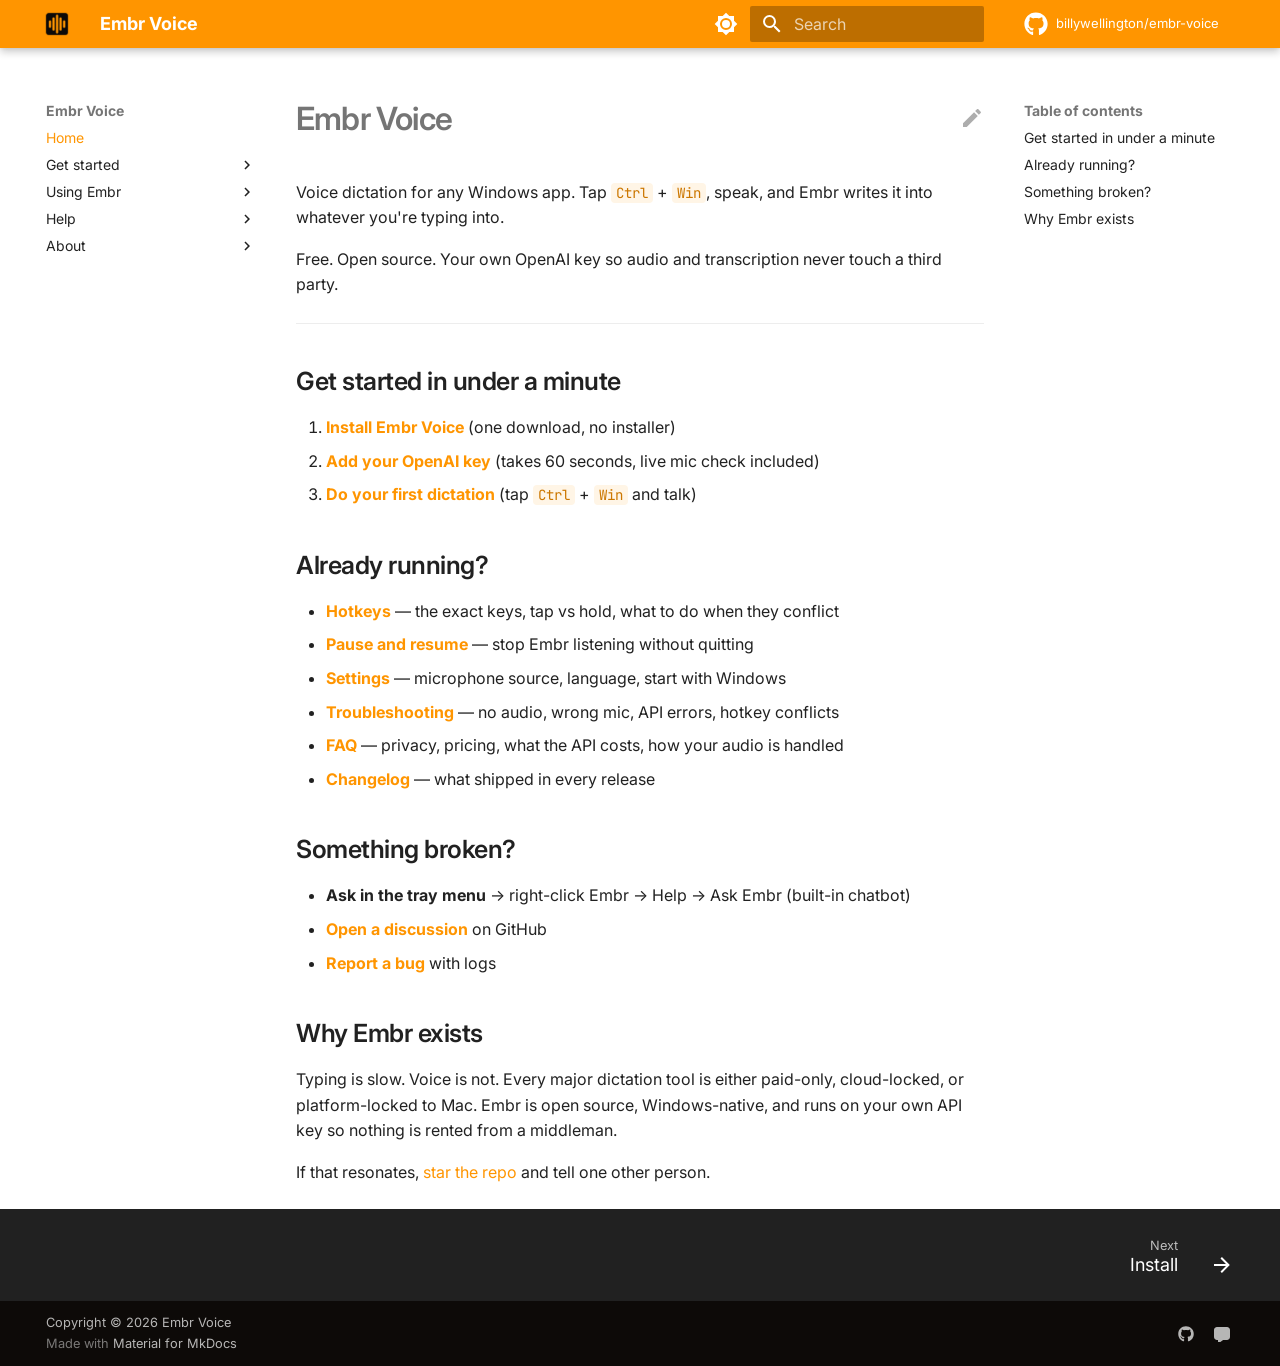
<file: index.html>
<!doctype html>
<html lang="en" class="no-js">
  <head>
    
      <meta charset="utf-8">
      <meta name="viewport" content="width=device-width,initial-scale=1">
      
        <meta name="description" content="Voice dictation for any Windows app. Free, open source, BYOK.">
      
      
        <meta name="author" content="Billy Wellington / Intellium Inc.">
      
      
        <link rel="canonical" href="https://billywellington.github.io/embr-voice/">
      
      
      
        <link rel="next" href="install/">
      
      
        
      
      
      <link rel="icon" href="embr-logo.ico">
      <meta name="generator" content="mkdocs-1.6.1, mkdocs-material-9.7.6">
    
    
      
        <title>Embr Voice</title>
      
    
    
      <link rel="stylesheet" href="assets/stylesheets/main.484c7ddc.min.css">
      
        
        <link rel="stylesheet" href="assets/stylesheets/palette.ab4e12ef.min.css">
      
      


    
    
      
    
    
      
        
        
        <link rel="preconnect" href="https://fonts.gstatic.com" crossorigin>
        <link rel="stylesheet" href="https://fonts.googleapis.com/css?family=Inter:300,300i,400,400i,700,700i%7CJetBrains+Mono:400,400i,700,700i&display=fallback">
        <style>:root{--md-text-font:"Inter";--md-code-font:"JetBrains Mono"}</style>
      
    
    
      <link rel="stylesheet" href="stylesheets/embr.css">
    
    <script>__md_scope=new URL(".",location),__md_hash=e=>[...e].reduce(((e,_)=>(e<<5)-e+_.charCodeAt(0)),0),__md_get=(e,_=localStorage,t=__md_scope)=>JSON.parse(_.getItem(t.pathname+"."+e)),__md_set=(e,_,t=localStorage,a=__md_scope)=>{try{t.setItem(a.pathname+"."+e,JSON.stringify(_))}catch(e){}}</script>
    
      

    
    
  </head>
  
  
    
    
      
    
    
    
    
    <body dir="ltr" data-md-color-scheme="default" data-md-color-primary="custom" data-md-color-accent="custom">
  
    
    <input class="md-toggle" data-md-toggle="drawer" type="checkbox" id="__drawer" autocomplete="off">
    <input class="md-toggle" data-md-toggle="search" type="checkbox" id="__search" autocomplete="off">
    <label class="md-overlay" for="__drawer"></label>
    <div data-md-component="skip">
      
        
        <a href="#embr-voice" class="md-skip">
          Skip to content
        </a>
      
    </div>
    <div data-md-component="announce">
      
    </div>
    
    
      

  

<header class="md-header md-header--shadow" data-md-component="header">
  <nav class="md-header__inner md-grid" aria-label="Header">
    <a href="." title="Embr Voice" class="md-header__button md-logo" aria-label="Embr Voice" data-md-component="logo">
      
  <img src="embr-logo.ico" alt="logo">

    </a>
    <label class="md-header__button md-icon" for="__drawer">
      
      <svg xmlns="http://www.w3.org/2000/svg" viewBox="0 0 24 24"><path d="M3 6h18v2H3zm0 5h18v2H3zm0 5h18v2H3z"/></svg>
    </label>
    <div class="md-header__title" data-md-component="header-title">
      <div class="md-header__ellipsis">
        <div class="md-header__topic">
          <span class="md-ellipsis">
            Embr Voice
          </span>
        </div>
        <div class="md-header__topic" data-md-component="header-topic">
          <span class="md-ellipsis">
            
              Home
            
          </span>
        </div>
      </div>
    </div>
    
      
        <form class="md-header__option" data-md-component="palette">
  
    
    
    
    <input class="md-option" data-md-color-media="(prefers-color-scheme: light)" data-md-color-scheme="default" data-md-color-primary="custom" data-md-color-accent="custom"  aria-label="Switch to dark mode"  type="radio" name="__palette" id="__palette_0">
    
      <label class="md-header__button md-icon" title="Switch to dark mode" for="__palette_1" hidden>
        <svg xmlns="http://www.w3.org/2000/svg" viewBox="0 0 24 24"><path d="M12 8a4 4 0 0 0-4 4 4 4 0 0 0 4 4 4 4 0 0 0 4-4 4 4 0 0 0-4-4m0 10a6 6 0 0 1-6-6 6 6 0 0 1 6-6 6 6 0 0 1 6 6 6 6 0 0 1-6 6m8-9.31V4h-4.69L12 .69 8.69 4H4v4.69L.69 12 4 15.31V20h4.69L12 23.31 15.31 20H20v-4.69L23.31 12z"/></svg>
      </label>
    
  
    
    
    
    <input class="md-option" data-md-color-media="(prefers-color-scheme: dark)" data-md-color-scheme="slate" data-md-color-primary="custom" data-md-color-accent="custom"  aria-label="Switch to light mode"  type="radio" name="__palette" id="__palette_1">
    
      <label class="md-header__button md-icon" title="Switch to light mode" for="__palette_0" hidden>
        <svg xmlns="http://www.w3.org/2000/svg" viewBox="0 0 24 24"><path d="M12 18c-.89 0-1.74-.2-2.5-.55C11.56 16.5 13 14.42 13 12s-1.44-4.5-3.5-5.45C10.26 6.2 11.11 6 12 6a6 6 0 0 1 6 6 6 6 0 0 1-6 6m8-9.31V4h-4.69L12 .69 8.69 4H4v4.69L.69 12 4 15.31V20h4.69L12 23.31 15.31 20H20v-4.69L23.31 12z"/></svg>
      </label>
    
  
</form>
      
    
    
      <script>var palette=__md_get("__palette");if(palette&&palette.color){if("(prefers-color-scheme)"===palette.color.media){var media=matchMedia("(prefers-color-scheme: light)"),input=document.querySelector(media.matches?"[data-md-color-media='(prefers-color-scheme: light)']":"[data-md-color-media='(prefers-color-scheme: dark)']");palette.color.media=input.getAttribute("data-md-color-media"),palette.color.scheme=input.getAttribute("data-md-color-scheme"),palette.color.primary=input.getAttribute("data-md-color-primary"),palette.color.accent=input.getAttribute("data-md-color-accent")}for(var[key,value]of Object.entries(palette.color))document.body.setAttribute("data-md-color-"+key,value)}</script>
    
    
    
      
      
        <label class="md-header__button md-icon" for="__search">
          
          <svg xmlns="http://www.w3.org/2000/svg" viewBox="0 0 24 24"><path d="M9.5 3A6.5 6.5 0 0 1 16 9.5c0 1.61-.59 3.09-1.56 4.23l.27.27h.79l5 5-1.5 1.5-5-5v-.79l-.27-.27A6.52 6.52 0 0 1 9.5 16 6.5 6.5 0 0 1 3 9.5 6.5 6.5 0 0 1 9.5 3m0 2C7 5 5 7 5 9.5S7 14 9.5 14 14 12 14 9.5 12 5 9.5 5"/></svg>
        </label>
        <div class="md-search" data-md-component="search" role="dialog">
  <label class="md-search__overlay" for="__search"></label>
  <div class="md-search__inner" role="search">
    <form class="md-search__form" name="search">
      <input type="text" class="md-search__input" name="query" aria-label="Search" placeholder="Search" autocapitalize="off" autocorrect="off" autocomplete="off" spellcheck="false" data-md-component="search-query" required>
      <label class="md-search__icon md-icon" for="__search">
        
        <svg xmlns="http://www.w3.org/2000/svg" viewBox="0 0 24 24"><path d="M9.5 3A6.5 6.5 0 0 1 16 9.5c0 1.61-.59 3.09-1.56 4.23l.27.27h.79l5 5-1.5 1.5-5-5v-.79l-.27-.27A6.52 6.52 0 0 1 9.5 16 6.5 6.5 0 0 1 3 9.5 6.5 6.5 0 0 1 9.5 3m0 2C7 5 5 7 5 9.5S7 14 9.5 14 14 12 14 9.5 12 5 9.5 5"/></svg>
        
        <svg xmlns="http://www.w3.org/2000/svg" viewBox="0 0 24 24"><path d="M20 11v2H8l5.5 5.5-1.42 1.42L4.16 12l7.92-7.92L13.5 5.5 8 11z"/></svg>
      </label>
      <nav class="md-search__options" aria-label="Search">
        
        <button type="reset" class="md-search__icon md-icon" title="Clear" aria-label="Clear" tabindex="-1">
          
          <svg xmlns="http://www.w3.org/2000/svg" viewBox="0 0 24 24"><path d="M19 6.41 17.59 5 12 10.59 6.41 5 5 6.41 10.59 12 5 17.59 6.41 19 12 13.41 17.59 19 19 17.59 13.41 12z"/></svg>
        </button>
      </nav>
      
        <div class="md-search__suggest" data-md-component="search-suggest"></div>
      
    </form>
    <div class="md-search__output">
      <div class="md-search__scrollwrap" tabindex="0" data-md-scrollfix>
        <div class="md-search-result" data-md-component="search-result">
          <div class="md-search-result__meta">
            Initializing search
          </div>
          <ol class="md-search-result__list" role="presentation"></ol>
        </div>
      </div>
    </div>
  </div>
</div>
      
    
    
      <div class="md-header__source">
        <a href="https://github.com/billywellington/embr-voice" title="Go to repository" class="md-source" data-md-component="source">
  <div class="md-source__icon md-icon">
    
    <svg xmlns="http://www.w3.org/2000/svg" viewBox="0 0 512 512"><!--! Font Awesome Free 7.1.0 by @fontawesome - https://fontawesome.com License - https://fontawesome.com/license/free (Icons: CC BY 4.0, Fonts: SIL OFL 1.1, Code: MIT License) Copyright 2025 Fonticons, Inc.--><path d="M173.9 397.4c0 2-2.3 3.6-5.2 3.6-3.3.3-5.6-1.3-5.6-3.6 0-2 2.3-3.6 5.2-3.6 3-.3 5.6 1.3 5.6 3.6m-31.1-4.5c-.7 2 1.3 4.3 4.3 4.9 2.6 1 5.6 0 6.2-2s-1.3-4.3-4.3-5.2c-2.6-.7-5.5.3-6.2 2.3m44.2-1.7c-2.9.7-4.9 2.6-4.6 4.9.3 2 2.9 3.3 5.9 2.6 2.9-.7 4.9-2.6 4.6-4.6-.3-1.9-3-3.2-5.9-2.9M252.8 8C114.1 8 8 113.3 8 252c0 110.9 69.8 205.8 169.5 239.2 12.8 2.3 17.3-5.6 17.3-12.1 0-6.2-.3-40.4-.3-61.4 0 0-70 15-84.7-29.8 0 0-11.4-29.1-27.8-36.6 0 0-22.9-15.7 1.6-15.4 0 0 24.9 2 38.6 25.8 21.9 38.6 58.6 27.5 72.9 20.9 2.3-16 8.8-27.1 16-33.7-55.9-6.2-112.3-14.3-112.3-110.5 0-27.5 7.6-41.3 23.6-58.9-2.6-6.5-11.1-33.3 2.6-67.9 20.9-6.5 69 27 69 27 20-5.6 41.5-8.5 62.8-8.5s42.8 2.9 62.8 8.5c0 0 48.1-33.6 69-27 13.7 34.7 5.2 61.4 2.6 67.9 16 17.7 25.8 31.5 25.8 58.9 0 96.5-58.9 104.2-114.8 110.5 9.2 7.9 17 22.9 17 46.4 0 33.7-.3 75.4-.3 83.6 0 6.5 4.6 14.4 17.3 12.1C436.2 457.8 504 362.9 504 252 504 113.3 391.5 8 252.8 8M105.2 352.9c-1.3 1-1 3.3.7 5.2 1.6 1.6 3.9 2.3 5.2 1 1.3-1 1-3.3-.7-5.2-1.6-1.6-3.9-2.3-5.2-1m-10.8-8.1c-.7 1.3.3 2.9 2.3 3.9 1.6 1 3.6.7 4.3-.7.7-1.3-.3-2.9-2.3-3.9-2-.6-3.6-.3-4.3.7m32.4 35.6c-1.6 1.3-1 4.3 1.3 6.2 2.3 2.3 5.2 2.6 6.5 1 1.3-1.3.7-4.3-1.3-6.2-2.2-2.3-5.2-2.6-6.5-1m-11.4-14.7c-1.6 1-1.6 3.6 0 5.9s4.3 3.3 5.6 2.3c1.6-1.3 1.6-3.9 0-6.2-1.4-2.3-4-3.3-5.6-2"/></svg>
  </div>
  <div class="md-source__repository">
    billywellington/embr-voice
  </div>
</a>
      </div>
    
  </nav>
  
</header>
    
    <div class="md-container" data-md-component="container">
      
      
        
          
        
      
      <main class="md-main" data-md-component="main">
        <div class="md-main__inner md-grid">
          
            
              
              <div class="md-sidebar md-sidebar--primary" data-md-component="sidebar" data-md-type="navigation" >
                <div class="md-sidebar__scrollwrap">
                  <div class="md-sidebar__inner">
                    



<nav class="md-nav md-nav--primary" aria-label="Navigation" data-md-level="0">
  <label class="md-nav__title" for="__drawer">
    <a href="." title="Embr Voice" class="md-nav__button md-logo" aria-label="Embr Voice" data-md-component="logo">
      
  <img src="embr-logo.ico" alt="logo">

    </a>
    Embr Voice
  </label>
  
    <div class="md-nav__source">
      <a href="https://github.com/billywellington/embr-voice" title="Go to repository" class="md-source" data-md-component="source">
  <div class="md-source__icon md-icon">
    
    <svg xmlns="http://www.w3.org/2000/svg" viewBox="0 0 512 512"><!--! Font Awesome Free 7.1.0 by @fontawesome - https://fontawesome.com License - https://fontawesome.com/license/free (Icons: CC BY 4.0, Fonts: SIL OFL 1.1, Code: MIT License) Copyright 2025 Fonticons, Inc.--><path d="M173.9 397.4c0 2-2.3 3.6-5.2 3.6-3.3.3-5.6-1.3-5.6-3.6 0-2 2.3-3.6 5.2-3.6 3-.3 5.6 1.3 5.6 3.6m-31.1-4.5c-.7 2 1.3 4.3 4.3 4.9 2.6 1 5.6 0 6.2-2s-1.3-4.3-4.3-5.2c-2.6-.7-5.5.3-6.2 2.3m44.2-1.7c-2.9.7-4.9 2.6-4.6 4.9.3 2 2.9 3.3 5.9 2.6 2.9-.7 4.9-2.6 4.6-4.6-.3-1.9-3-3.2-5.9-2.9M252.8 8C114.1 8 8 113.3 8 252c0 110.9 69.8 205.8 169.5 239.2 12.8 2.3 17.3-5.6 17.3-12.1 0-6.2-.3-40.4-.3-61.4 0 0-70 15-84.7-29.8 0 0-11.4-29.1-27.8-36.6 0 0-22.9-15.7 1.6-15.4 0 0 24.9 2 38.6 25.8 21.9 38.6 58.6 27.5 72.9 20.9 2.3-16 8.8-27.1 16-33.7-55.9-6.2-112.3-14.3-112.3-110.5 0-27.5 7.6-41.3 23.6-58.9-2.6-6.5-11.1-33.3 2.6-67.9 20.9-6.5 69 27 69 27 20-5.6 41.5-8.5 62.8-8.5s42.8 2.9 62.8 8.5c0 0 48.1-33.6 69-27 13.7 34.7 5.2 61.4 2.6 67.9 16 17.7 25.8 31.5 25.8 58.9 0 96.5-58.9 104.2-114.8 110.5 9.2 7.9 17 22.9 17 46.4 0 33.7-.3 75.4-.3 83.6 0 6.5 4.6 14.4 17.3 12.1C436.2 457.8 504 362.9 504 252 504 113.3 391.5 8 252.8 8M105.2 352.9c-1.3 1-1 3.3.7 5.2 1.6 1.6 3.9 2.3 5.2 1 1.3-1 1-3.3-.7-5.2-1.6-1.6-3.9-2.3-5.2-1m-10.8-8.1c-.7 1.3.3 2.9 2.3 3.9 1.6 1 3.6.7 4.3-.7.7-1.3-.3-2.9-2.3-3.9-2-.6-3.6-.3-4.3.7m32.4 35.6c-1.6 1.3-1 4.3 1.3 6.2 2.3 2.3 5.2 2.6 6.5 1 1.3-1.3.7-4.3-1.3-6.2-2.2-2.3-5.2-2.6-6.5-1m-11.4-14.7c-1.6 1-1.6 3.6 0 5.9s4.3 3.3 5.6 2.3c1.6-1.3 1.6-3.9 0-6.2-1.4-2.3-4-3.3-5.6-2"/></svg>
  </div>
  <div class="md-source__repository">
    billywellington/embr-voice
  </div>
</a>
    </div>
  
  <ul class="md-nav__list" data-md-scrollfix>
    
      
      
  
  
    
  
  
  
    <li class="md-nav__item md-nav__item--active">
      
      <input class="md-nav__toggle md-toggle" type="checkbox" id="__toc">
      
      
        
      
      
        <label class="md-nav__link md-nav__link--active" for="__toc">
          
  
  
  <span class="md-ellipsis">
    
  
    Home
  

    
  </span>
  
  

          <span class="md-nav__icon md-icon"></span>
        </label>
      
      <a href="." class="md-nav__link md-nav__link--active">
        
  
  
  <span class="md-ellipsis">
    
  
    Home
  

    
  </span>
  
  

      </a>
      
        

<nav class="md-nav md-nav--secondary" aria-label="Table of contents">
  
  
  
    
  
  
    <label class="md-nav__title" for="__toc">
      <span class="md-nav__icon md-icon"></span>
      Table of contents
    </label>
    <ul class="md-nav__list" data-md-component="toc" data-md-scrollfix>
      
        <li class="md-nav__item">
  <a href="#get-started-in-under-a-minute" class="md-nav__link">
    <span class="md-ellipsis">
      
        Get started in under a minute
      
    </span>
  </a>
  
</li>
      
        <li class="md-nav__item">
  <a href="#already-running" class="md-nav__link">
    <span class="md-ellipsis">
      
        Already running?
      
    </span>
  </a>
  
</li>
      
        <li class="md-nav__item">
  <a href="#something-broken" class="md-nav__link">
    <span class="md-ellipsis">
      
        Something broken?
      
    </span>
  </a>
  
</li>
      
        <li class="md-nav__item">
  <a href="#why-embr-exists" class="md-nav__link">
    <span class="md-ellipsis">
      
        Why Embr exists
      
    </span>
  </a>
  
</li>
      
    </ul>
  
</nav>
      
    </li>
  

    
      
      
  
  
  
  
    
    
    
    
    
    <li class="md-nav__item md-nav__item--nested">
      
        
        
        <input class="md-nav__toggle md-toggle " type="checkbox" id="__nav_2" >
        
          
          <label class="md-nav__link" for="__nav_2" id="__nav_2_label" tabindex="0">
            
  
  
  <span class="md-ellipsis">
    
  
    Get started
  

    
  </span>
  
  

            <span class="md-nav__icon md-icon"></span>
          </label>
        
        <nav class="md-nav" data-md-level="1" aria-labelledby="__nav_2_label" aria-expanded="false">
          <label class="md-nav__title" for="__nav_2">
            <span class="md-nav__icon md-icon"></span>
            
  
    Get started
  

          </label>
          <ul class="md-nav__list" data-md-scrollfix>
            
              
                
  
  
  
  
    <li class="md-nav__item">
      <a href="install/" class="md-nav__link">
        
  
  
  <span class="md-ellipsis">
    
  
    Install
  

    
  </span>
  
  

      </a>
    </li>
  

              
            
              
                
  
  
  
  
    <li class="md-nav__item">
      <a href="api-key/" class="md-nav__link">
        
  
  
  <span class="md-ellipsis">
    
  
    Add your OpenAI key
  

    
  </span>
  
  

      </a>
    </li>
  

              
            
              
                
  
  
  
  
    <li class="md-nav__item">
      <a href="first-dictation/" class="md-nav__link">
        
  
  
  <span class="md-ellipsis">
    
  
    First dictation
  

    
  </span>
  
  

      </a>
    </li>
  

              
            
          </ul>
        </nav>
      
    </li>
  

    
      
      
  
  
  
  
    
    
    
    
    
    <li class="md-nav__item md-nav__item--nested">
      
        
        
        <input class="md-nav__toggle md-toggle " type="checkbox" id="__nav_3" >
        
          
          <label class="md-nav__link" for="__nav_3" id="__nav_3_label" tabindex="0">
            
  
  
  <span class="md-ellipsis">
    
  
    Using Embr
  

    
  </span>
  
  

            <span class="md-nav__icon md-icon"></span>
          </label>
        
        <nav class="md-nav" data-md-level="1" aria-labelledby="__nav_3_label" aria-expanded="false">
          <label class="md-nav__title" for="__nav_3">
            <span class="md-nav__icon md-icon"></span>
            
  
    Using Embr
  

          </label>
          <ul class="md-nav__list" data-md-scrollfix>
            
              
                
  
  
  
  
    <li class="md-nav__item">
      <a href="hotkeys/" class="md-nav__link">
        
  
  
  <span class="md-ellipsis">
    
  
    Hotkeys
  

    
  </span>
  
  

      </a>
    </li>
  

              
            
              
                
  
  
  
  
    <li class="md-nav__item">
      <a href="pause-resume/" class="md-nav__link">
        
  
  
  <span class="md-ellipsis">
    
  
    Pause and resume
  

    
  </span>
  
  

      </a>
    </li>
  

              
            
              
                
  
  
  
  
    <li class="md-nav__item">
      <a href="settings/" class="md-nav__link">
        
  
  
  <span class="md-ellipsis">
    
  
    Settings
  

    
  </span>
  
  

      </a>
    </li>
  

              
            
          </ul>
        </nav>
      
    </li>
  

    
      
      
  
  
  
  
    
    
    
    
    
    <li class="md-nav__item md-nav__item--nested">
      
        
        
        <input class="md-nav__toggle md-toggle " type="checkbox" id="__nav_4" >
        
          
          <label class="md-nav__link" for="__nav_4" id="__nav_4_label" tabindex="0">
            
  
  
  <span class="md-ellipsis">
    
  
    Help
  

    
  </span>
  
  

            <span class="md-nav__icon md-icon"></span>
          </label>
        
        <nav class="md-nav" data-md-level="1" aria-labelledby="__nav_4_label" aria-expanded="false">
          <label class="md-nav__title" for="__nav_4">
            <span class="md-nav__icon md-icon"></span>
            
  
    Help
  

          </label>
          <ul class="md-nav__list" data-md-scrollfix>
            
              
                
  
  
  
  
    <li class="md-nav__item">
      <a href="troubleshooting/" class="md-nav__link">
        
  
  
  <span class="md-ellipsis">
    
  
    Troubleshooting
  

    
  </span>
  
  

      </a>
    </li>
  

              
            
              
                
  
  
  
  
    <li class="md-nav__item">
      <a href="faq/" class="md-nav__link">
        
  
  
  <span class="md-ellipsis">
    
  
    FAQ
  

    
  </span>
  
  

      </a>
    </li>
  

              
            
          </ul>
        </nav>
      
    </li>
  

    
      
      
  
  
  
  
    
    
    
    
    
    <li class="md-nav__item md-nav__item--nested">
      
        
        
        <input class="md-nav__toggle md-toggle " type="checkbox" id="__nav_5" >
        
          
          <label class="md-nav__link" for="__nav_5" id="__nav_5_label" tabindex="0">
            
  
  
  <span class="md-ellipsis">
    
  
    About
  

    
  </span>
  
  

            <span class="md-nav__icon md-icon"></span>
          </label>
        
        <nav class="md-nav" data-md-level="1" aria-labelledby="__nav_5_label" aria-expanded="false">
          <label class="md-nav__title" for="__nav_5">
            <span class="md-nav__icon md-icon"></span>
            
  
    About
  

          </label>
          <ul class="md-nav__list" data-md-scrollfix>
            
              
                
  
  
  
  
    <li class="md-nav__item">
      <a href="changelog/" class="md-nav__link">
        
  
  
  <span class="md-ellipsis">
    
  
    Changelog
  

    
  </span>
  
  

      </a>
    </li>
  

              
            
              
                
  
  
  
  
    <li class="md-nav__item">
      <a href="license/" class="md-nav__link">
        
  
  
  <span class="md-ellipsis">
    
  
    License
  

    
  </span>
  
  

      </a>
    </li>
  

              
            
          </ul>
        </nav>
      
    </li>
  

    
  </ul>
</nav>
                  </div>
                </div>
              </div>
            
            
              
              <div class="md-sidebar md-sidebar--secondary" data-md-component="sidebar" data-md-type="toc" >
                <div class="md-sidebar__scrollwrap">
                  <div class="md-sidebar__inner">
                    

<nav class="md-nav md-nav--secondary" aria-label="Table of contents">
  
  
  
    
  
  
    <label class="md-nav__title" for="__toc">
      <span class="md-nav__icon md-icon"></span>
      Table of contents
    </label>
    <ul class="md-nav__list" data-md-component="toc" data-md-scrollfix>
      
        <li class="md-nav__item">
  <a href="#get-started-in-under-a-minute" class="md-nav__link">
    <span class="md-ellipsis">
      
        Get started in under a minute
      
    </span>
  </a>
  
</li>
      
        <li class="md-nav__item">
  <a href="#already-running" class="md-nav__link">
    <span class="md-ellipsis">
      
        Already running?
      
    </span>
  </a>
  
</li>
      
        <li class="md-nav__item">
  <a href="#something-broken" class="md-nav__link">
    <span class="md-ellipsis">
      
        Something broken?
      
    </span>
  </a>
  
</li>
      
        <li class="md-nav__item">
  <a href="#why-embr-exists" class="md-nav__link">
    <span class="md-ellipsis">
      
        Why Embr exists
      
    </span>
  </a>
  
</li>
      
    </ul>
  
</nav>
                  </div>
                </div>
              </div>
            
          
          
            <div class="md-content" data-md-component="content">
              
              <article class="md-content__inner md-typeset">
                
                  


  
    <a href="https://github.com/billywellington/embr-voice/edit/main/docs/index.md" title="Edit this page" class="md-content__button md-icon" rel="edit">
      
      <svg xmlns="http://www.w3.org/2000/svg" viewBox="0 0 24 24"><path d="M20.71 7.04c.39-.39.39-1.04 0-1.41l-2.34-2.34c-.37-.39-1.02-.39-1.41 0l-1.84 1.83 3.75 3.75M3 17.25V21h3.75L17.81 9.93l-3.75-3.75z"/></svg>
    </a>
  
  


<h1 id="embr-voice">Embr Voice<a class="headerlink" href="#embr-voice" title="Link to this section">&para;</a></h1>
<p>Voice dictation for any Windows app. Tap <code>Ctrl</code> + <code>Win</code>, speak, and Embr writes it into whatever you're typing into.</p>
<p>Free. Open source. Your own OpenAI key so audio and transcription never touch a third party.</p>
<hr />
<h2 id="get-started-in-under-a-minute">Get started in under a minute<a class="headerlink" href="#get-started-in-under-a-minute" title="Link to this section">&para;</a></h2>
<ol>
<li><strong><a href="install/">Install Embr Voice</a></strong> (one download, no installer)</li>
<li><strong><a href="api-key/">Add your OpenAI key</a></strong> (takes 60 seconds, live mic check included)</li>
<li><strong><a href="first-dictation/">Do your first dictation</a></strong> (tap <code>Ctrl</code> + <code>Win</code> and talk)</li>
</ol>
<h2 id="already-running">Already running?<a class="headerlink" href="#already-running" title="Link to this section">&para;</a></h2>
<ul>
<li><strong><a href="hotkeys/">Hotkeys</a></strong> — the exact keys, tap vs hold, what to do when they conflict</li>
<li><strong><a href="pause-resume/">Pause and resume</a></strong> — stop Embr listening without quitting</li>
<li><strong><a href="settings/">Settings</a></strong> — microphone source, language, start with Windows</li>
<li><strong><a href="troubleshooting/">Troubleshooting</a></strong> — no audio, wrong mic, API errors, hotkey conflicts</li>
<li><strong><a href="faq/">FAQ</a></strong> — privacy, pricing, what the API costs, how your audio is handled</li>
<li><strong><a href="changelog/">Changelog</a></strong> — what shipped in every release</li>
</ul>
<h2 id="something-broken">Something broken?<a class="headerlink" href="#something-broken" title="Link to this section">&para;</a></h2>
<ul>
<li><strong>Ask in the tray menu</strong> → right-click Embr → Help → Ask Embr (built-in chatbot)</li>
<li><strong><a href="https://github.com/billywellington/embr-voice/discussions">Open a discussion</a></strong> on GitHub</li>
<li><strong><a href="https://github.com/billywellington/embr-voice/issues/new">Report a bug</a></strong> with logs</li>
</ul>
<h2 id="why-embr-exists">Why Embr exists<a class="headerlink" href="#why-embr-exists" title="Link to this section">&para;</a></h2>
<p>Typing is slow. Voice is not. Every major dictation tool is either paid-only, cloud-locked, or platform-locked to Mac. Embr is open source, Windows-native, and runs on your own API key so nothing is rented from a middleman.</p>
<p>If that resonates, <a href="https://github.com/billywellington/embr-voice">star the repo</a> and tell one other person.</p>












                
              </article>
            </div>
          
          
<script>var target=document.getElementById(location.hash.slice(1));target&&target.name&&(target.checked=target.name.startsWith("__tabbed_"))</script>
        </div>
        
          <button type="button" class="md-top md-icon" data-md-component="top" hidden>
  
  <svg xmlns="http://www.w3.org/2000/svg" viewBox="0 0 24 24"><path d="M13 20h-2V8l-5.5 5.5-1.42-1.42L12 4.16l7.92 7.92-1.42 1.42L13 8z"/></svg>
  Back to top
</button>
        
      </main>
      
        <footer class="md-footer">
  
    
      
      <nav class="md-footer__inner md-grid" aria-label="Footer" >
        
        
          
          <a href="install/" class="md-footer__link md-footer__link--next" aria-label="Next: Install">
            <div class="md-footer__title">
              <span class="md-footer__direction">
                Next
              </span>
              <div class="md-ellipsis">
                Install
              </div>
            </div>
            <div class="md-footer__button md-icon">
              
              <svg xmlns="http://www.w3.org/2000/svg" viewBox="0 0 24 24"><path d="M4 11v2h12l-5.5 5.5 1.42 1.42L19.84 12l-7.92-7.92L10.5 5.5 16 11z"/></svg>
            </div>
          </a>
        
      </nav>
    
  
  <div class="md-footer-meta md-typeset">
    <div class="md-footer-meta__inner md-grid">
      <div class="md-copyright">
  
    <div class="md-copyright__highlight">
      Copyright &copy; 2026 Embr Voice
    </div>
  
  
    Made with
    <a href="https://squidfunk.github.io/mkdocs-material/" target="_blank" rel="noopener">
      Material for MkDocs
    </a>
  
</div>
      
        
<div class="md-social">
  
    
    
    
    
    <a href="https://github.com/embr-voice/embr" target="_blank" rel="noopener" title="GitHub" class="md-social__link">
      <svg xmlns="http://www.w3.org/2000/svg" viewBox="0 0 512 512"><!--! Font Awesome Free 7.1.0 by @fontawesome - https://fontawesome.com License - https://fontawesome.com/license/free (Icons: CC BY 4.0, Fonts: SIL OFL 1.1, Code: MIT License) Copyright 2025 Fonticons, Inc.--><path d="M173.9 397.4c0 2-2.3 3.6-5.2 3.6-3.3.3-5.6-1.3-5.6-3.6 0-2 2.3-3.6 5.2-3.6 3-.3 5.6 1.3 5.6 3.6m-31.1-4.5c-.7 2 1.3 4.3 4.3 4.9 2.6 1 5.6 0 6.2-2s-1.3-4.3-4.3-5.2c-2.6-.7-5.5.3-6.2 2.3m44.2-1.7c-2.9.7-4.9 2.6-4.6 4.9.3 2 2.9 3.3 5.9 2.6 2.9-.7 4.9-2.6 4.6-4.6-.3-1.9-3-3.2-5.9-2.9M252.8 8C114.1 8 8 113.3 8 252c0 110.9 69.8 205.8 169.5 239.2 12.8 2.3 17.3-5.6 17.3-12.1 0-6.2-.3-40.4-.3-61.4 0 0-70 15-84.7-29.8 0 0-11.4-29.1-27.8-36.6 0 0-22.9-15.7 1.6-15.4 0 0 24.9 2 38.6 25.8 21.9 38.6 58.6 27.5 72.9 20.9 2.3-16 8.8-27.1 16-33.7-55.9-6.2-112.3-14.3-112.3-110.5 0-27.5 7.6-41.3 23.6-58.9-2.6-6.5-11.1-33.3 2.6-67.9 20.9-6.5 69 27 69 27 20-5.6 41.5-8.5 62.8-8.5s42.8 2.9 62.8 8.5c0 0 48.1-33.6 69-27 13.7 34.7 5.2 61.4 2.6 67.9 16 17.7 25.8 31.5 25.8 58.9 0 96.5-58.9 104.2-114.8 110.5 9.2 7.9 17 22.9 17 46.4 0 33.7-.3 75.4-.3 83.6 0 6.5 4.6 14.4 17.3 12.1C436.2 457.8 504 362.9 504 252 504 113.3 391.5 8 252.8 8M105.2 352.9c-1.3 1-1 3.3.7 5.2 1.6 1.6 3.9 2.3 5.2 1 1.3-1 1-3.3-.7-5.2-1.6-1.6-3.9-2.3-5.2-1m-10.8-8.1c-.7 1.3.3 2.9 2.3 3.9 1.6 1 3.6.7 4.3-.7.7-1.3-.3-2.9-2.3-3.9-2-.6-3.6-.3-4.3.7m32.4 35.6c-1.6 1.3-1 4.3 1.3 6.2 2.3 2.3 5.2 2.6 6.5 1 1.3-1.3.7-4.3-1.3-6.2-2.2-2.3-5.2-2.6-6.5-1m-11.4-14.7c-1.6 1-1.6 3.6 0 5.9s4.3 3.3 5.6 2.3c1.6-1.3 1.6-3.9 0-6.2-1.4-2.3-4-3.3-5.6-2"/></svg>
    </a>
  
    
    
    
    
    <a href="https://github.com/embr-voice/embr/discussions" target="_blank" rel="noopener" title="GitHub Discussions" class="md-social__link">
      <svg xmlns="http://www.w3.org/2000/svg" viewBox="0 0 512 512"><!--! Font Awesome Free 7.1.0 by @fontawesome - https://fontawesome.com License - https://fontawesome.com/license/free (Icons: CC BY 4.0, Fonts: SIL OFL 1.1, Code: MIT License) Copyright 2025 Fonticons, Inc.--><path d="M0 352V128c0-53 43-96 96-96h320c53 0 96 43 96 96v224c0 53-43 96-96 96H296c-5.2 0-10.2 1.7-14.4 4.8l-115.2 86.4c-4.2 3.1-9.2 4.8-14.4 4.8-13.3 0-24-10.7-24-24v-72H96c-53 0-96-43-96-96"/></svg>
    </a>
  
</div>
      
    </div>
  </div>
</footer>
      
    </div>
    <div class="md-dialog" data-md-component="dialog">
      <div class="md-dialog__inner md-typeset"></div>
    </div>
    
    
    
      
      
      <script id="__config" type="application/json">{"annotate": null, "base": ".", "features": ["navigation.instant", "navigation.tracking", "navigation.top", "navigation.footer", "search.suggest", "search.highlight", "content.action.edit", "content.code.copy", "toc.follow"], "search": "assets/javascripts/workers/search.2c215733.min.js", "tags": null, "translations": {"clipboard.copied": "Copied to clipboard", "clipboard.copy": "Copy to clipboard", "search.result.more.one": "1 more on this page", "search.result.more.other": "# more on this page", "search.result.none": "No matching documents", "search.result.one": "1 matching document", "search.result.other": "# matching documents", "search.result.placeholder": "Type to start searching", "search.result.term.missing": "Missing", "select.version": "Select version"}, "version": null}</script>
    
    
      <script src="assets/javascripts/bundle.79ae519e.min.js"></script>
      
    
  </body>
</html>
</file>
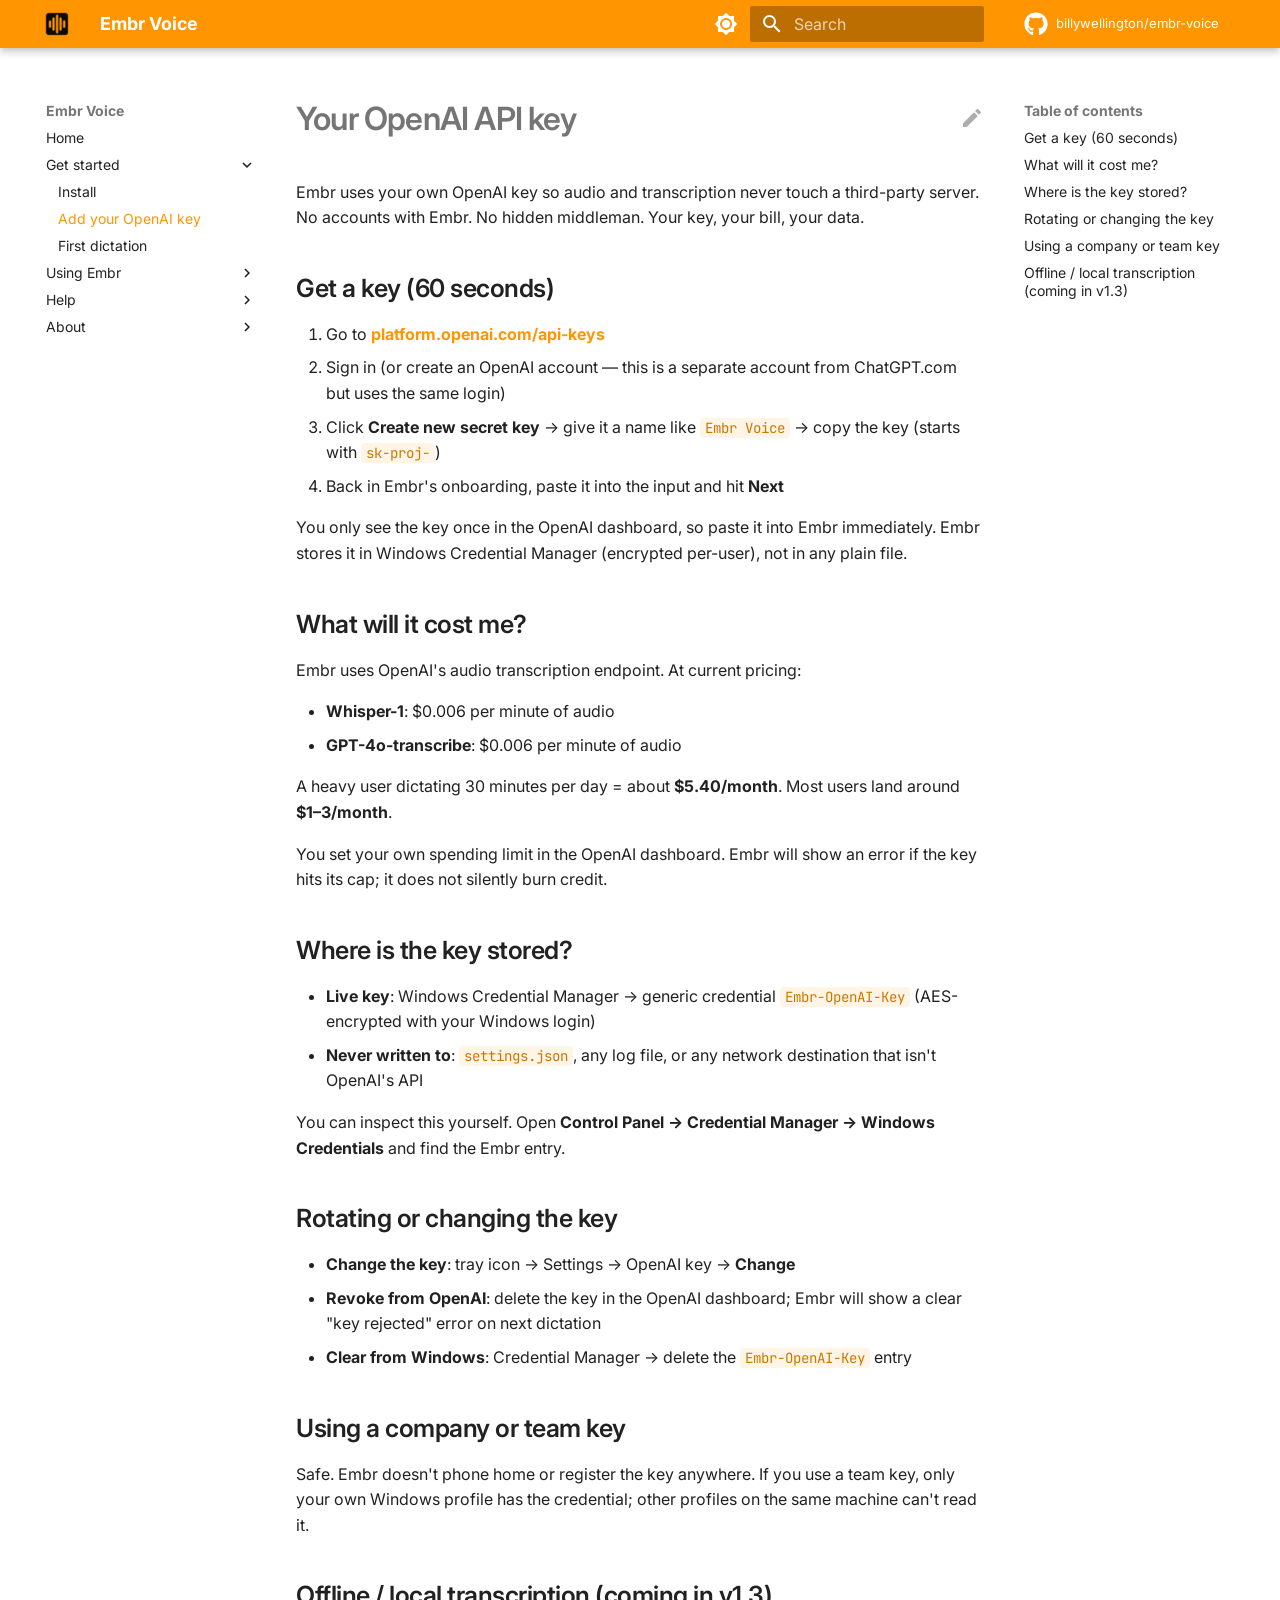
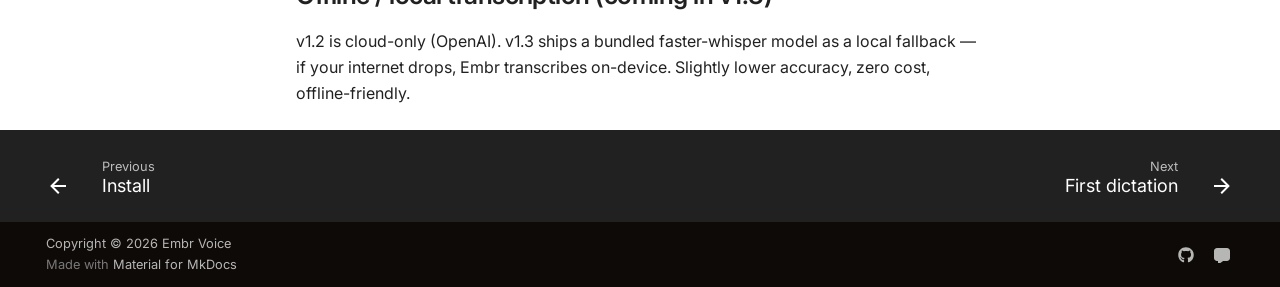
<file: api-key/index.html>
<!doctype html>
<html lang="en" class="no-js">
  <head>
    
      <meta charset="utf-8">
      <meta name="viewport" content="width=device-width,initial-scale=1">
      
        <meta name="description" content="Voice dictation for any Windows app. Free, open source, BYOK.">
      
      
        <meta name="author" content="Billy Wellington / Intellium Inc.">
      
      
        <link rel="canonical" href="https://billywellington.github.io/embr-voice/api-key/">
      
      
        <link rel="prev" href="../install/">
      
      
        <link rel="next" href="../first-dictation/">
      
      
        
      
      
      <link rel="icon" href="../embr-logo.ico">
      <meta name="generator" content="mkdocs-1.6.1, mkdocs-material-9.7.6">
    
    
      
        <title>Add your OpenAI key - Embr Voice</title>
      
    
    
      <link rel="stylesheet" href="../assets/stylesheets/main.484c7ddc.min.css">
      
        
        <link rel="stylesheet" href="../assets/stylesheets/palette.ab4e12ef.min.css">
      
      


    
    
      
    
    
      
        
        
        <link rel="preconnect" href="https://fonts.gstatic.com" crossorigin>
        <link rel="stylesheet" href="https://fonts.googleapis.com/css?family=Inter:300,300i,400,400i,700,700i%7CJetBrains+Mono:400,400i,700,700i&display=fallback">
        <style>:root{--md-text-font:"Inter";--md-code-font:"JetBrains Mono"}</style>
      
    
    
      <link rel="stylesheet" href="../stylesheets/embr.css">
    
    <script>__md_scope=new URL("..",location),__md_hash=e=>[...e].reduce(((e,_)=>(e<<5)-e+_.charCodeAt(0)),0),__md_get=(e,_=localStorage,t=__md_scope)=>JSON.parse(_.getItem(t.pathname+"."+e)),__md_set=(e,_,t=localStorage,a=__md_scope)=>{try{t.setItem(a.pathname+"."+e,JSON.stringify(_))}catch(e){}}</script>
    
      

    
    
  </head>
  
  
    
    
      
    
    
    
    
    <body dir="ltr" data-md-color-scheme="default" data-md-color-primary="custom" data-md-color-accent="custom">
  
    
    <input class="md-toggle" data-md-toggle="drawer" type="checkbox" id="__drawer" autocomplete="off">
    <input class="md-toggle" data-md-toggle="search" type="checkbox" id="__search" autocomplete="off">
    <label class="md-overlay" for="__drawer"></label>
    <div data-md-component="skip">
      
        
        <a href="#your-openai-api-key" class="md-skip">
          Skip to content
        </a>
      
    </div>
    <div data-md-component="announce">
      
    </div>
    
    
      

  

<header class="md-header md-header--shadow" data-md-component="header">
  <nav class="md-header__inner md-grid" aria-label="Header">
    <a href=".." title="Embr Voice" class="md-header__button md-logo" aria-label="Embr Voice" data-md-component="logo">
      
  <img src="../embr-logo.ico" alt="logo">

    </a>
    <label class="md-header__button md-icon" for="__drawer">
      
      <svg xmlns="http://www.w3.org/2000/svg" viewBox="0 0 24 24"><path d="M3 6h18v2H3zm0 5h18v2H3zm0 5h18v2H3z"/></svg>
    </label>
    <div class="md-header__title" data-md-component="header-title">
      <div class="md-header__ellipsis">
        <div class="md-header__topic">
          <span class="md-ellipsis">
            Embr Voice
          </span>
        </div>
        <div class="md-header__topic" data-md-component="header-topic">
          <span class="md-ellipsis">
            
              Add your OpenAI key
            
          </span>
        </div>
      </div>
    </div>
    
      
        <form class="md-header__option" data-md-component="palette">
  
    
    
    
    <input class="md-option" data-md-color-media="(prefers-color-scheme: light)" data-md-color-scheme="default" data-md-color-primary="custom" data-md-color-accent="custom"  aria-label="Switch to dark mode"  type="radio" name="__palette" id="__palette_0">
    
      <label class="md-header__button md-icon" title="Switch to dark mode" for="__palette_1" hidden>
        <svg xmlns="http://www.w3.org/2000/svg" viewBox="0 0 24 24"><path d="M12 8a4 4 0 0 0-4 4 4 4 0 0 0 4 4 4 4 0 0 0 4-4 4 4 0 0 0-4-4m0 10a6 6 0 0 1-6-6 6 6 0 0 1 6-6 6 6 0 0 1 6 6 6 6 0 0 1-6 6m8-9.31V4h-4.69L12 .69 8.69 4H4v4.69L.69 12 4 15.31V20h4.69L12 23.31 15.31 20H20v-4.69L23.31 12z"/></svg>
      </label>
    
  
    
    
    
    <input class="md-option" data-md-color-media="(prefers-color-scheme: dark)" data-md-color-scheme="slate" data-md-color-primary="custom" data-md-color-accent="custom"  aria-label="Switch to light mode"  type="radio" name="__palette" id="__palette_1">
    
      <label class="md-header__button md-icon" title="Switch to light mode" for="__palette_0" hidden>
        <svg xmlns="http://www.w3.org/2000/svg" viewBox="0 0 24 24"><path d="M12 18c-.89 0-1.74-.2-2.5-.55C11.56 16.5 13 14.42 13 12s-1.44-4.5-3.5-5.45C10.26 6.2 11.11 6 12 6a6 6 0 0 1 6 6 6 6 0 0 1-6 6m8-9.31V4h-4.69L12 .69 8.69 4H4v4.69L.69 12 4 15.31V20h4.69L12 23.31 15.31 20H20v-4.69L23.31 12z"/></svg>
      </label>
    
  
</form>
      
    
    
      <script>var palette=__md_get("__palette");if(palette&&palette.color){if("(prefers-color-scheme)"===palette.color.media){var media=matchMedia("(prefers-color-scheme: light)"),input=document.querySelector(media.matches?"[data-md-color-media='(prefers-color-scheme: light)']":"[data-md-color-media='(prefers-color-scheme: dark)']");palette.color.media=input.getAttribute("data-md-color-media"),palette.color.scheme=input.getAttribute("data-md-color-scheme"),palette.color.primary=input.getAttribute("data-md-color-primary"),palette.color.accent=input.getAttribute("data-md-color-accent")}for(var[key,value]of Object.entries(palette.color))document.body.setAttribute("data-md-color-"+key,value)}</script>
    
    
    
      
      
        <label class="md-header__button md-icon" for="__search">
          
          <svg xmlns="http://www.w3.org/2000/svg" viewBox="0 0 24 24"><path d="M9.5 3A6.5 6.5 0 0 1 16 9.5c0 1.61-.59 3.09-1.56 4.23l.27.27h.79l5 5-1.5 1.5-5-5v-.79l-.27-.27A6.52 6.52 0 0 1 9.5 16 6.5 6.5 0 0 1 3 9.5 6.5 6.5 0 0 1 9.5 3m0 2C7 5 5 7 5 9.5S7 14 9.5 14 14 12 14 9.5 12 5 9.5 5"/></svg>
        </label>
        <div class="md-search" data-md-component="search" role="dialog">
  <label class="md-search__overlay" for="__search"></label>
  <div class="md-search__inner" role="search">
    <form class="md-search__form" name="search">
      <input type="text" class="md-search__input" name="query" aria-label="Search" placeholder="Search" autocapitalize="off" autocorrect="off" autocomplete="off" spellcheck="false" data-md-component="search-query" required>
      <label class="md-search__icon md-icon" for="__search">
        
        <svg xmlns="http://www.w3.org/2000/svg" viewBox="0 0 24 24"><path d="M9.5 3A6.5 6.5 0 0 1 16 9.5c0 1.61-.59 3.09-1.56 4.23l.27.27h.79l5 5-1.5 1.5-5-5v-.79l-.27-.27A6.52 6.52 0 0 1 9.5 16 6.5 6.5 0 0 1 3 9.5 6.5 6.5 0 0 1 9.5 3m0 2C7 5 5 7 5 9.5S7 14 9.5 14 14 12 14 9.5 12 5 9.5 5"/></svg>
        
        <svg xmlns="http://www.w3.org/2000/svg" viewBox="0 0 24 24"><path d="M20 11v2H8l5.5 5.5-1.42 1.42L4.16 12l7.92-7.92L13.5 5.5 8 11z"/></svg>
      </label>
      <nav class="md-search__options" aria-label="Search">
        
        <button type="reset" class="md-search__icon md-icon" title="Clear" aria-label="Clear" tabindex="-1">
          
          <svg xmlns="http://www.w3.org/2000/svg" viewBox="0 0 24 24"><path d="M19 6.41 17.59 5 12 10.59 6.41 5 5 6.41 10.59 12 5 17.59 6.41 19 12 13.41 17.59 19 19 17.59 13.41 12z"/></svg>
        </button>
      </nav>
      
        <div class="md-search__suggest" data-md-component="search-suggest"></div>
      
    </form>
    <div class="md-search__output">
      <div class="md-search__scrollwrap" tabindex="0" data-md-scrollfix>
        <div class="md-search-result" data-md-component="search-result">
          <div class="md-search-result__meta">
            Initializing search
          </div>
          <ol class="md-search-result__list" role="presentation"></ol>
        </div>
      </div>
    </div>
  </div>
</div>
      
    
    
      <div class="md-header__source">
        <a href="https://github.com/billywellington/embr-voice" title="Go to repository" class="md-source" data-md-component="source">
  <div class="md-source__icon md-icon">
    
    <svg xmlns="http://www.w3.org/2000/svg" viewBox="0 0 512 512"><!--! Font Awesome Free 7.1.0 by @fontawesome - https://fontawesome.com License - https://fontawesome.com/license/free (Icons: CC BY 4.0, Fonts: SIL OFL 1.1, Code: MIT License) Copyright 2025 Fonticons, Inc.--><path d="M173.9 397.4c0 2-2.3 3.6-5.2 3.6-3.3.3-5.6-1.3-5.6-3.6 0-2 2.3-3.6 5.2-3.6 3-.3 5.6 1.3 5.6 3.6m-31.1-4.5c-.7 2 1.3 4.3 4.3 4.9 2.6 1 5.6 0 6.2-2s-1.3-4.3-4.3-5.2c-2.6-.7-5.5.3-6.2 2.3m44.2-1.7c-2.9.7-4.9 2.6-4.6 4.9.3 2 2.9 3.3 5.9 2.6 2.9-.7 4.9-2.6 4.6-4.6-.3-1.9-3-3.2-5.9-2.9M252.8 8C114.1 8 8 113.3 8 252c0 110.9 69.8 205.8 169.5 239.2 12.8 2.3 17.3-5.6 17.3-12.1 0-6.2-.3-40.4-.3-61.4 0 0-70 15-84.7-29.8 0 0-11.4-29.1-27.8-36.6 0 0-22.9-15.7 1.6-15.4 0 0 24.9 2 38.6 25.8 21.9 38.6 58.6 27.5 72.9 20.9 2.3-16 8.8-27.1 16-33.7-55.9-6.2-112.3-14.3-112.3-110.5 0-27.5 7.6-41.3 23.6-58.9-2.6-6.5-11.1-33.3 2.6-67.9 20.9-6.5 69 27 69 27 20-5.6 41.5-8.5 62.8-8.5s42.8 2.9 62.8 8.5c0 0 48.1-33.6 69-27 13.7 34.7 5.2 61.4 2.6 67.9 16 17.7 25.8 31.5 25.8 58.9 0 96.5-58.9 104.2-114.8 110.5 9.2 7.9 17 22.9 17 46.4 0 33.7-.3 75.4-.3 83.6 0 6.5 4.6 14.4 17.3 12.1C436.2 457.8 504 362.9 504 252 504 113.3 391.5 8 252.8 8M105.2 352.9c-1.3 1-1 3.3.7 5.2 1.6 1.6 3.9 2.3 5.2 1 1.3-1 1-3.3-.7-5.2-1.6-1.6-3.9-2.3-5.2-1m-10.8-8.1c-.7 1.3.3 2.9 2.3 3.9 1.6 1 3.6.7 4.3-.7.7-1.3-.3-2.9-2.3-3.9-2-.6-3.6-.3-4.3.7m32.4 35.6c-1.6 1.3-1 4.3 1.3 6.2 2.3 2.3 5.2 2.6 6.5 1 1.3-1.3.7-4.3-1.3-6.2-2.2-2.3-5.2-2.6-6.5-1m-11.4-14.7c-1.6 1-1.6 3.6 0 5.9s4.3 3.3 5.6 2.3c1.6-1.3 1.6-3.9 0-6.2-1.4-2.3-4-3.3-5.6-2"/></svg>
  </div>
  <div class="md-source__repository">
    billywellington/embr-voice
  </div>
</a>
      </div>
    
  </nav>
  
</header>
    
    <div class="md-container" data-md-component="container">
      
      
        
          
        
      
      <main class="md-main" data-md-component="main">
        <div class="md-main__inner md-grid">
          
            
              
              <div class="md-sidebar md-sidebar--primary" data-md-component="sidebar" data-md-type="navigation" >
                <div class="md-sidebar__scrollwrap">
                  <div class="md-sidebar__inner">
                    



<nav class="md-nav md-nav--primary" aria-label="Navigation" data-md-level="0">
  <label class="md-nav__title" for="__drawer">
    <a href=".." title="Embr Voice" class="md-nav__button md-logo" aria-label="Embr Voice" data-md-component="logo">
      
  <img src="../embr-logo.ico" alt="logo">

    </a>
    Embr Voice
  </label>
  
    <div class="md-nav__source">
      <a href="https://github.com/billywellington/embr-voice" title="Go to repository" class="md-source" data-md-component="source">
  <div class="md-source__icon md-icon">
    
    <svg xmlns="http://www.w3.org/2000/svg" viewBox="0 0 512 512"><!--! Font Awesome Free 7.1.0 by @fontawesome - https://fontawesome.com License - https://fontawesome.com/license/free (Icons: CC BY 4.0, Fonts: SIL OFL 1.1, Code: MIT License) Copyright 2025 Fonticons, Inc.--><path d="M173.9 397.4c0 2-2.3 3.6-5.2 3.6-3.3.3-5.6-1.3-5.6-3.6 0-2 2.3-3.6 5.2-3.6 3-.3 5.6 1.3 5.6 3.6m-31.1-4.5c-.7 2 1.3 4.3 4.3 4.9 2.6 1 5.6 0 6.2-2s-1.3-4.3-4.3-5.2c-2.6-.7-5.5.3-6.2 2.3m44.2-1.7c-2.9.7-4.9 2.6-4.6 4.9.3 2 2.9 3.3 5.9 2.6 2.9-.7 4.9-2.6 4.6-4.6-.3-1.9-3-3.2-5.9-2.9M252.8 8C114.1 8 8 113.3 8 252c0 110.9 69.8 205.8 169.5 239.2 12.8 2.3 17.3-5.6 17.3-12.1 0-6.2-.3-40.4-.3-61.4 0 0-70 15-84.7-29.8 0 0-11.4-29.1-27.8-36.6 0 0-22.9-15.7 1.6-15.4 0 0 24.9 2 38.6 25.8 21.9 38.6 58.6 27.5 72.9 20.9 2.3-16 8.8-27.1 16-33.7-55.9-6.2-112.3-14.3-112.3-110.5 0-27.5 7.6-41.3 23.6-58.9-2.6-6.5-11.1-33.3 2.6-67.9 20.9-6.5 69 27 69 27 20-5.6 41.5-8.5 62.8-8.5s42.8 2.9 62.8 8.5c0 0 48.1-33.6 69-27 13.7 34.7 5.2 61.4 2.6 67.9 16 17.7 25.8 31.5 25.8 58.9 0 96.5-58.9 104.2-114.8 110.5 9.2 7.9 17 22.9 17 46.4 0 33.7-.3 75.4-.3 83.6 0 6.5 4.6 14.4 17.3 12.1C436.2 457.8 504 362.9 504 252 504 113.3 391.5 8 252.8 8M105.2 352.9c-1.3 1-1 3.3.7 5.2 1.6 1.6 3.9 2.3 5.2 1 1.3-1 1-3.3-.7-5.2-1.6-1.6-3.9-2.3-5.2-1m-10.8-8.1c-.7 1.3.3 2.9 2.3 3.9 1.6 1 3.6.7 4.3-.7.7-1.3-.3-2.9-2.3-3.9-2-.6-3.6-.3-4.3.7m32.4 35.6c-1.6 1.3-1 4.3 1.3 6.2 2.3 2.3 5.2 2.6 6.5 1 1.3-1.3.7-4.3-1.3-6.2-2.2-2.3-5.2-2.6-6.5-1m-11.4-14.7c-1.6 1-1.6 3.6 0 5.9s4.3 3.3 5.6 2.3c1.6-1.3 1.6-3.9 0-6.2-1.4-2.3-4-3.3-5.6-2"/></svg>
  </div>
  <div class="md-source__repository">
    billywellington/embr-voice
  </div>
</a>
    </div>
  
  <ul class="md-nav__list" data-md-scrollfix>
    
      
      
  
  
  
  
    <li class="md-nav__item">
      <a href=".." class="md-nav__link">
        
  
  
  <span class="md-ellipsis">
    
  
    Home
  

    
  </span>
  
  

      </a>
    </li>
  

    
      
      
  
  
    
  
  
  
    
    
    
    
    
    <li class="md-nav__item md-nav__item--active md-nav__item--nested">
      
        
        
        <input class="md-nav__toggle md-toggle " type="checkbox" id="__nav_2" checked>
        
          
          <label class="md-nav__link" for="__nav_2" id="__nav_2_label" tabindex="0">
            
  
  
  <span class="md-ellipsis">
    
  
    Get started
  

    
  </span>
  
  

            <span class="md-nav__icon md-icon"></span>
          </label>
        
        <nav class="md-nav" data-md-level="1" aria-labelledby="__nav_2_label" aria-expanded="true">
          <label class="md-nav__title" for="__nav_2">
            <span class="md-nav__icon md-icon"></span>
            
  
    Get started
  

          </label>
          <ul class="md-nav__list" data-md-scrollfix>
            
              
                
  
  
  
  
    <li class="md-nav__item">
      <a href="../install/" class="md-nav__link">
        
  
  
  <span class="md-ellipsis">
    
  
    Install
  

    
  </span>
  
  

      </a>
    </li>
  

              
            
              
                
  
  
    
  
  
  
    <li class="md-nav__item md-nav__item--active">
      
      <input class="md-nav__toggle md-toggle" type="checkbox" id="__toc">
      
      
        
      
      
        <label class="md-nav__link md-nav__link--active" for="__toc">
          
  
  
  <span class="md-ellipsis">
    
  
    Add your OpenAI key
  

    
  </span>
  
  

          <span class="md-nav__icon md-icon"></span>
        </label>
      
      <a href="./" class="md-nav__link md-nav__link--active">
        
  
  
  <span class="md-ellipsis">
    
  
    Add your OpenAI key
  

    
  </span>
  
  

      </a>
      
        

<nav class="md-nav md-nav--secondary" aria-label="Table of contents">
  
  
  
    
  
  
    <label class="md-nav__title" for="__toc">
      <span class="md-nav__icon md-icon"></span>
      Table of contents
    </label>
    <ul class="md-nav__list" data-md-component="toc" data-md-scrollfix>
      
        <li class="md-nav__item">
  <a href="#get-a-key-60-seconds" class="md-nav__link">
    <span class="md-ellipsis">
      
        Get a key (60 seconds)
      
    </span>
  </a>
  
</li>
      
        <li class="md-nav__item">
  <a href="#what-will-it-cost-me" class="md-nav__link">
    <span class="md-ellipsis">
      
        What will it cost me?
      
    </span>
  </a>
  
</li>
      
        <li class="md-nav__item">
  <a href="#where-is-the-key-stored" class="md-nav__link">
    <span class="md-ellipsis">
      
        Where is the key stored?
      
    </span>
  </a>
  
</li>
      
        <li class="md-nav__item">
  <a href="#rotating-or-changing-the-key" class="md-nav__link">
    <span class="md-ellipsis">
      
        Rotating or changing the key
      
    </span>
  </a>
  
</li>
      
        <li class="md-nav__item">
  <a href="#using-a-company-or-team-key" class="md-nav__link">
    <span class="md-ellipsis">
      
        Using a company or team key
      
    </span>
  </a>
  
</li>
      
        <li class="md-nav__item">
  <a href="#offline-local-transcription-coming-in-v13" class="md-nav__link">
    <span class="md-ellipsis">
      
        Offline / local transcription (coming in v1.3)
      
    </span>
  </a>
  
</li>
      
    </ul>
  
</nav>
      
    </li>
  

              
            
              
                
  
  
  
  
    <li class="md-nav__item">
      <a href="../first-dictation/" class="md-nav__link">
        
  
  
  <span class="md-ellipsis">
    
  
    First dictation
  

    
  </span>
  
  

      </a>
    </li>
  

              
            
          </ul>
        </nav>
      
    </li>
  

    
      
      
  
  
  
  
    
    
    
    
    
    <li class="md-nav__item md-nav__item--nested">
      
        
        
        <input class="md-nav__toggle md-toggle " type="checkbox" id="__nav_3" >
        
          
          <label class="md-nav__link" for="__nav_3" id="__nav_3_label" tabindex="0">
            
  
  
  <span class="md-ellipsis">
    
  
    Using Embr
  

    
  </span>
  
  

            <span class="md-nav__icon md-icon"></span>
          </label>
        
        <nav class="md-nav" data-md-level="1" aria-labelledby="__nav_3_label" aria-expanded="false">
          <label class="md-nav__title" for="__nav_3">
            <span class="md-nav__icon md-icon"></span>
            
  
    Using Embr
  

          </label>
          <ul class="md-nav__list" data-md-scrollfix>
            
              
                
  
  
  
  
    <li class="md-nav__item">
      <a href="../hotkeys/" class="md-nav__link">
        
  
  
  <span class="md-ellipsis">
    
  
    Hotkeys
  

    
  </span>
  
  

      </a>
    </li>
  

              
            
              
                
  
  
  
  
    <li class="md-nav__item">
      <a href="../pause-resume/" class="md-nav__link">
        
  
  
  <span class="md-ellipsis">
    
  
    Pause and resume
  

    
  </span>
  
  

      </a>
    </li>
  

              
            
              
                
  
  
  
  
    <li class="md-nav__item">
      <a href="../settings/" class="md-nav__link">
        
  
  
  <span class="md-ellipsis">
    
  
    Settings
  

    
  </span>
  
  

      </a>
    </li>
  

              
            
          </ul>
        </nav>
      
    </li>
  

    
      
      
  
  
  
  
    
    
    
    
    
    <li class="md-nav__item md-nav__item--nested">
      
        
        
        <input class="md-nav__toggle md-toggle " type="checkbox" id="__nav_4" >
        
          
          <label class="md-nav__link" for="__nav_4" id="__nav_4_label" tabindex="0">
            
  
  
  <span class="md-ellipsis">
    
  
    Help
  

    
  </span>
  
  

            <span class="md-nav__icon md-icon"></span>
          </label>
        
        <nav class="md-nav" data-md-level="1" aria-labelledby="__nav_4_label" aria-expanded="false">
          <label class="md-nav__title" for="__nav_4">
            <span class="md-nav__icon md-icon"></span>
            
  
    Help
  

          </label>
          <ul class="md-nav__list" data-md-scrollfix>
            
              
                
  
  
  
  
    <li class="md-nav__item">
      <a href="../troubleshooting/" class="md-nav__link">
        
  
  
  <span class="md-ellipsis">
    
  
    Troubleshooting
  

    
  </span>
  
  

      </a>
    </li>
  

              
            
              
                
  
  
  
  
    <li class="md-nav__item">
      <a href="../faq/" class="md-nav__link">
        
  
  
  <span class="md-ellipsis">
    
  
    FAQ
  

    
  </span>
  
  

      </a>
    </li>
  

              
            
          </ul>
        </nav>
      
    </li>
  

    
      
      
  
  
  
  
    
    
    
    
    
    <li class="md-nav__item md-nav__item--nested">
      
        
        
        <input class="md-nav__toggle md-toggle " type="checkbox" id="__nav_5" >
        
          
          <label class="md-nav__link" for="__nav_5" id="__nav_5_label" tabindex="0">
            
  
  
  <span class="md-ellipsis">
    
  
    About
  

    
  </span>
  
  

            <span class="md-nav__icon md-icon"></span>
          </label>
        
        <nav class="md-nav" data-md-level="1" aria-labelledby="__nav_5_label" aria-expanded="false">
          <label class="md-nav__title" for="__nav_5">
            <span class="md-nav__icon md-icon"></span>
            
  
    About
  

          </label>
          <ul class="md-nav__list" data-md-scrollfix>
            
              
                
  
  
  
  
    <li class="md-nav__item">
      <a href="../changelog/" class="md-nav__link">
        
  
  
  <span class="md-ellipsis">
    
  
    Changelog
  

    
  </span>
  
  

      </a>
    </li>
  

              
            
              
                
  
  
  
  
    <li class="md-nav__item">
      <a href="../license/" class="md-nav__link">
        
  
  
  <span class="md-ellipsis">
    
  
    License
  

    
  </span>
  
  

      </a>
    </li>
  

              
            
          </ul>
        </nav>
      
    </li>
  

    
  </ul>
</nav>
                  </div>
                </div>
              </div>
            
            
              
              <div class="md-sidebar md-sidebar--secondary" data-md-component="sidebar" data-md-type="toc" >
                <div class="md-sidebar__scrollwrap">
                  <div class="md-sidebar__inner">
                    

<nav class="md-nav md-nav--secondary" aria-label="Table of contents">
  
  
  
    
  
  
    <label class="md-nav__title" for="__toc">
      <span class="md-nav__icon md-icon"></span>
      Table of contents
    </label>
    <ul class="md-nav__list" data-md-component="toc" data-md-scrollfix>
      
        <li class="md-nav__item">
  <a href="#get-a-key-60-seconds" class="md-nav__link">
    <span class="md-ellipsis">
      
        Get a key (60 seconds)
      
    </span>
  </a>
  
</li>
      
        <li class="md-nav__item">
  <a href="#what-will-it-cost-me" class="md-nav__link">
    <span class="md-ellipsis">
      
        What will it cost me?
      
    </span>
  </a>
  
</li>
      
        <li class="md-nav__item">
  <a href="#where-is-the-key-stored" class="md-nav__link">
    <span class="md-ellipsis">
      
        Where is the key stored?
      
    </span>
  </a>
  
</li>
      
        <li class="md-nav__item">
  <a href="#rotating-or-changing-the-key" class="md-nav__link">
    <span class="md-ellipsis">
      
        Rotating or changing the key
      
    </span>
  </a>
  
</li>
      
        <li class="md-nav__item">
  <a href="#using-a-company-or-team-key" class="md-nav__link">
    <span class="md-ellipsis">
      
        Using a company or team key
      
    </span>
  </a>
  
</li>
      
        <li class="md-nav__item">
  <a href="#offline-local-transcription-coming-in-v13" class="md-nav__link">
    <span class="md-ellipsis">
      
        Offline / local transcription (coming in v1.3)
      
    </span>
  </a>
  
</li>
      
    </ul>
  
</nav>
                  </div>
                </div>
              </div>
            
          
          
            <div class="md-content" data-md-component="content">
              
              <article class="md-content__inner md-typeset">
                
                  


  
    <a href="https://github.com/billywellington/embr-voice/edit/main/docs/api-key.md" title="Edit this page" class="md-content__button md-icon" rel="edit">
      
      <svg xmlns="http://www.w3.org/2000/svg" viewBox="0 0 24 24"><path d="M20.71 7.04c.39-.39.39-1.04 0-1.41l-2.34-2.34c-.37-.39-1.02-.39-1.41 0l-1.84 1.83 3.75 3.75M3 17.25V21h3.75L17.81 9.93l-3.75-3.75z"/></svg>
    </a>
  
  


<h1 id="your-openai-api-key">Your OpenAI API key<a class="headerlink" href="#your-openai-api-key" title="Link to this section">&para;</a></h1>
<p>Embr uses your own OpenAI key so audio and transcription never touch a third-party server. No accounts with Embr. No hidden middleman. Your key, your bill, your data.</p>
<h2 id="get-a-key-60-seconds">Get a key (60 seconds)<a class="headerlink" href="#get-a-key-60-seconds" title="Link to this section">&para;</a></h2>
<ol>
<li>Go to <strong><a href="https://platform.openai.com/api-keys">platform.openai.com/api-keys</a></strong></li>
<li>Sign in (or create an OpenAI account — this is a separate account from ChatGPT.com but uses the same login)</li>
<li>Click <strong>Create new secret key</strong> → give it a name like <code>Embr Voice</code> → copy the key (starts with <code>sk-proj-</code>)</li>
<li>Back in Embr's onboarding, paste it into the input and hit <strong>Next</strong></li>
</ol>
<p>You only see the key once in the OpenAI dashboard, so paste it into Embr immediately. Embr stores it in Windows Credential Manager (encrypted per-user), not in any plain file.</p>
<h2 id="what-will-it-cost-me">What will it cost me?<a class="headerlink" href="#what-will-it-cost-me" title="Link to this section">&para;</a></h2>
<p>Embr uses OpenAI's audio transcription endpoint. At current pricing:</p>
<ul>
<li><strong>Whisper-1</strong>: $0.006 per minute of audio</li>
<li><strong>GPT-4o-transcribe</strong>: $0.006 per minute of audio</li>
</ul>
<p>A heavy user dictating 30 minutes per day = about <strong>$5.40/month</strong>. Most users land around <strong>$1–3/month</strong>.</p>
<p>You set your own spending limit in the OpenAI dashboard. Embr will show an error if the key hits its cap; it does not silently burn credit.</p>
<h2 id="where-is-the-key-stored">Where is the key stored?<a class="headerlink" href="#where-is-the-key-stored" title="Link to this section">&para;</a></h2>
<ul>
<li><strong>Live key</strong>: Windows Credential Manager → generic credential <code>Embr-OpenAI-Key</code> (AES-encrypted with your Windows login)</li>
<li><strong>Never written to</strong>: <code>settings.json</code>, any log file, or any network destination that isn't OpenAI's API</li>
</ul>
<p>You can inspect this yourself. Open <strong>Control Panel → Credential Manager → Windows Credentials</strong> and find the Embr entry.</p>
<h2 id="rotating-or-changing-the-key">Rotating or changing the key<a class="headerlink" href="#rotating-or-changing-the-key" title="Link to this section">&para;</a></h2>
<ul>
<li><strong>Change the key</strong>: tray icon → Settings → OpenAI key → <strong>Change</strong></li>
<li><strong>Revoke from OpenAI</strong>: delete the key in the OpenAI dashboard; Embr will show a clear "key rejected" error on next dictation</li>
<li><strong>Clear from Windows</strong>: Credential Manager → delete the <code>Embr-OpenAI-Key</code> entry</li>
</ul>
<h2 id="using-a-company-or-team-key">Using a company or team key<a class="headerlink" href="#using-a-company-or-team-key" title="Link to this section">&para;</a></h2>
<p>Safe. Embr doesn't phone home or register the key anywhere. If you use a team key, only your own Windows profile has the credential; other profiles on the same machine can't read it.</p>
<h2 id="offline-local-transcription-coming-in-v13">Offline / local transcription (coming in v1.3)<a class="headerlink" href="#offline-local-transcription-coming-in-v13" title="Link to this section">&para;</a></h2>
<p>v1.2 is cloud-only (OpenAI). v1.3 ships a bundled faster-whisper model as a local fallback — if your internet drops, Embr transcribes on-device. Slightly lower accuracy, zero cost, offline-friendly.</p>












                
              </article>
            </div>
          
          
<script>var target=document.getElementById(location.hash.slice(1));target&&target.name&&(target.checked=target.name.startsWith("__tabbed_"))</script>
        </div>
        
          <button type="button" class="md-top md-icon" data-md-component="top" hidden>
  
  <svg xmlns="http://www.w3.org/2000/svg" viewBox="0 0 24 24"><path d="M13 20h-2V8l-5.5 5.5-1.42-1.42L12 4.16l7.92 7.92-1.42 1.42L13 8z"/></svg>
  Back to top
</button>
        
      </main>
      
        <footer class="md-footer">
  
    
      
      <nav class="md-footer__inner md-grid" aria-label="Footer" >
        
          
          <a href="../install/" class="md-footer__link md-footer__link--prev" aria-label="Previous: Install">
            <div class="md-footer__button md-icon">
              
              <svg xmlns="http://www.w3.org/2000/svg" viewBox="0 0 24 24"><path d="M20 11v2H8l5.5 5.5-1.42 1.42L4.16 12l7.92-7.92L13.5 5.5 8 11z"/></svg>
            </div>
            <div class="md-footer__title">
              <span class="md-footer__direction">
                Previous
              </span>
              <div class="md-ellipsis">
                Install
              </div>
            </div>
          </a>
        
        
          
          <a href="../first-dictation/" class="md-footer__link md-footer__link--next" aria-label="Next: First dictation">
            <div class="md-footer__title">
              <span class="md-footer__direction">
                Next
              </span>
              <div class="md-ellipsis">
                First dictation
              </div>
            </div>
            <div class="md-footer__button md-icon">
              
              <svg xmlns="http://www.w3.org/2000/svg" viewBox="0 0 24 24"><path d="M4 11v2h12l-5.5 5.5 1.42 1.42L19.84 12l-7.92-7.92L10.5 5.5 16 11z"/></svg>
            </div>
          </a>
        
      </nav>
    
  
  <div class="md-footer-meta md-typeset">
    <div class="md-footer-meta__inner md-grid">
      <div class="md-copyright">
  
    <div class="md-copyright__highlight">
      Copyright &copy; 2026 Embr Voice
    </div>
  
  
    Made with
    <a href="https://squidfunk.github.io/mkdocs-material/" target="_blank" rel="noopener">
      Material for MkDocs
    </a>
  
</div>
      
        
<div class="md-social">
  
    
    
    
    
    <a href="https://github.com/embr-voice/embr" target="_blank" rel="noopener" title="GitHub" class="md-social__link">
      <svg xmlns="http://www.w3.org/2000/svg" viewBox="0 0 512 512"><!--! Font Awesome Free 7.1.0 by @fontawesome - https://fontawesome.com License - https://fontawesome.com/license/free (Icons: CC BY 4.0, Fonts: SIL OFL 1.1, Code: MIT License) Copyright 2025 Fonticons, Inc.--><path d="M173.9 397.4c0 2-2.3 3.6-5.2 3.6-3.3.3-5.6-1.3-5.6-3.6 0-2 2.3-3.6 5.2-3.6 3-.3 5.6 1.3 5.6 3.6m-31.1-4.5c-.7 2 1.3 4.3 4.3 4.9 2.6 1 5.6 0 6.2-2s-1.3-4.3-4.3-5.2c-2.6-.7-5.5.3-6.2 2.3m44.2-1.7c-2.9.7-4.9 2.6-4.6 4.9.3 2 2.9 3.3 5.9 2.6 2.9-.7 4.9-2.6 4.6-4.6-.3-1.9-3-3.2-5.9-2.9M252.8 8C114.1 8 8 113.3 8 252c0 110.9 69.8 205.8 169.5 239.2 12.8 2.3 17.3-5.6 17.3-12.1 0-6.2-.3-40.4-.3-61.4 0 0-70 15-84.7-29.8 0 0-11.4-29.1-27.8-36.6 0 0-22.9-15.7 1.6-15.4 0 0 24.9 2 38.6 25.8 21.9 38.6 58.6 27.5 72.9 20.9 2.3-16 8.8-27.1 16-33.7-55.9-6.2-112.3-14.3-112.3-110.5 0-27.5 7.6-41.3 23.6-58.9-2.6-6.5-11.1-33.3 2.6-67.9 20.9-6.5 69 27 69 27 20-5.6 41.5-8.5 62.8-8.5s42.8 2.9 62.8 8.5c0 0 48.1-33.6 69-27 13.7 34.7 5.2 61.4 2.6 67.9 16 17.7 25.8 31.5 25.8 58.9 0 96.5-58.9 104.2-114.8 110.5 9.2 7.9 17 22.9 17 46.4 0 33.7-.3 75.4-.3 83.6 0 6.5 4.6 14.4 17.3 12.1C436.2 457.8 504 362.9 504 252 504 113.3 391.5 8 252.8 8M105.2 352.9c-1.3 1-1 3.3.7 5.2 1.6 1.6 3.9 2.3 5.2 1 1.3-1 1-3.3-.7-5.2-1.6-1.6-3.9-2.3-5.2-1m-10.8-8.1c-.7 1.3.3 2.9 2.3 3.9 1.6 1 3.6.7 4.3-.7.7-1.3-.3-2.9-2.3-3.9-2-.6-3.6-.3-4.3.7m32.4 35.6c-1.6 1.3-1 4.3 1.3 6.2 2.3 2.3 5.2 2.6 6.5 1 1.3-1.3.7-4.3-1.3-6.2-2.2-2.3-5.2-2.6-6.5-1m-11.4-14.7c-1.6 1-1.6 3.6 0 5.9s4.3 3.3 5.6 2.3c1.6-1.3 1.6-3.9 0-6.2-1.4-2.3-4-3.3-5.6-2"/></svg>
    </a>
  
    
    
    
    
    <a href="https://github.com/embr-voice/embr/discussions" target="_blank" rel="noopener" title="GitHub Discussions" class="md-social__link">
      <svg xmlns="http://www.w3.org/2000/svg" viewBox="0 0 512 512"><!--! Font Awesome Free 7.1.0 by @fontawesome - https://fontawesome.com License - https://fontawesome.com/license/free (Icons: CC BY 4.0, Fonts: SIL OFL 1.1, Code: MIT License) Copyright 2025 Fonticons, Inc.--><path d="M0 352V128c0-53 43-96 96-96h320c53 0 96 43 96 96v224c0 53-43 96-96 96H296c-5.2 0-10.2 1.7-14.4 4.8l-115.2 86.4c-4.2 3.1-9.2 4.8-14.4 4.8-13.3 0-24-10.7-24-24v-72H96c-53 0-96-43-96-96"/></svg>
    </a>
  
</div>
      
    </div>
  </div>
</footer>
      
    </div>
    <div class="md-dialog" data-md-component="dialog">
      <div class="md-dialog__inner md-typeset"></div>
    </div>
    
    
    
      
      
      <script id="__config" type="application/json">{"annotate": null, "base": "..", "features": ["navigation.instant", "navigation.tracking", "navigation.top", "navigation.footer", "search.suggest", "search.highlight", "content.action.edit", "content.code.copy", "toc.follow"], "search": "../assets/javascripts/workers/search.2c215733.min.js", "tags": null, "translations": {"clipboard.copied": "Copied to clipboard", "clipboard.copy": "Copy to clipboard", "search.result.more.one": "1 more on this page", "search.result.more.other": "# more on this page", "search.result.none": "No matching documents", "search.result.one": "1 matching document", "search.result.other": "# matching documents", "search.result.placeholder": "Type to start searching", "search.result.term.missing": "Missing", "select.version": "Select version"}, "version": null}</script>
    
    
      <script src="../assets/javascripts/bundle.79ae519e.min.js"></script>
      
    
  </body>
</html>
</file>
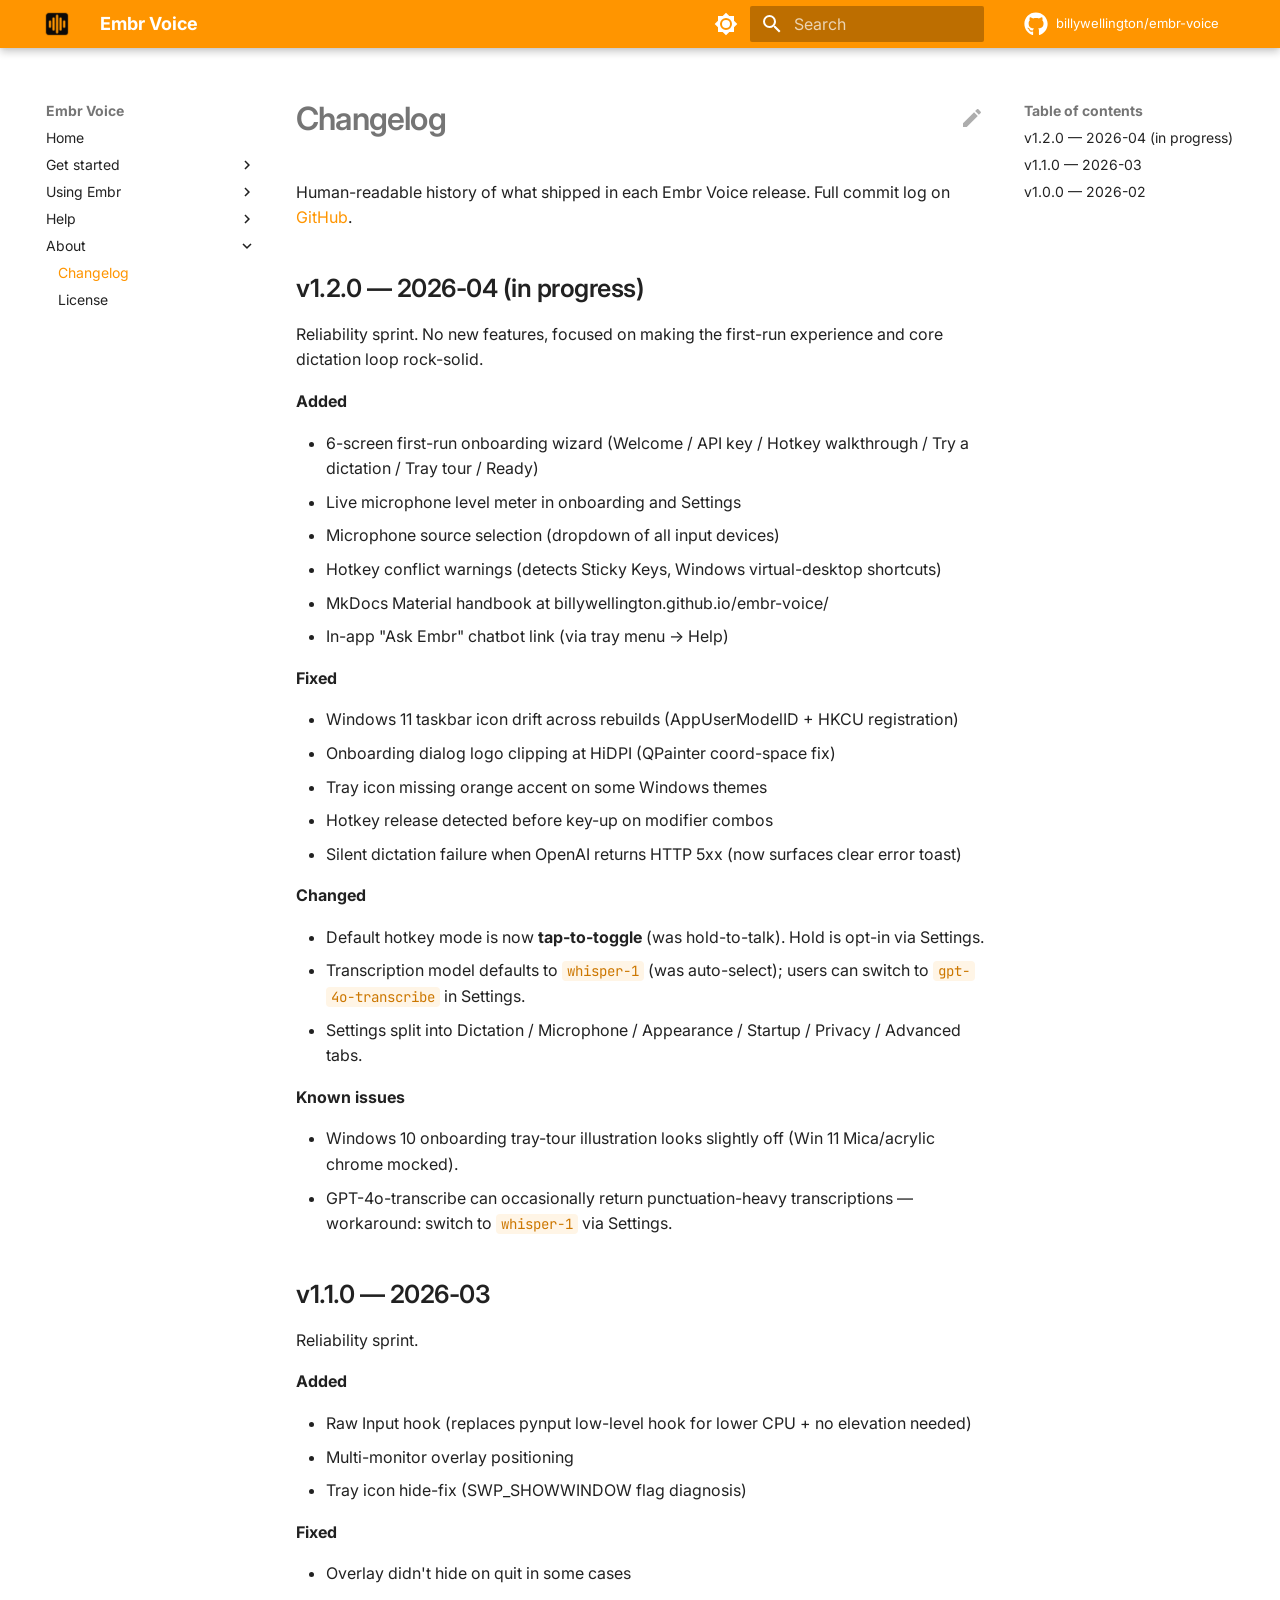
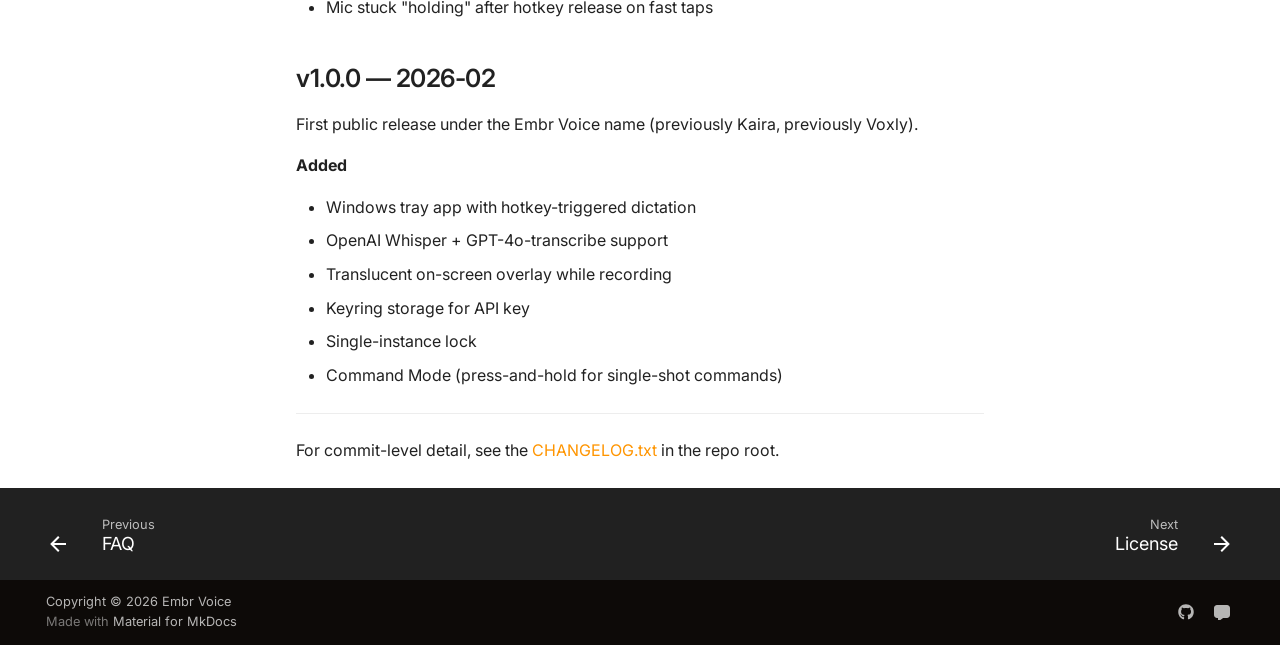
<file: changelog/index.html>
<!doctype html>
<html lang="en" class="no-js">
  <head>
    
      <meta charset="utf-8">
      <meta name="viewport" content="width=device-width,initial-scale=1">
      
        <meta name="description" content="Voice dictation for any Windows app. Free, open source, BYOK.">
      
      
        <meta name="author" content="Billy Wellington / Intellium Inc.">
      
      
        <link rel="canonical" href="https://billywellington.github.io/embr-voice/changelog/">
      
      
        <link rel="prev" href="../faq/">
      
      
        <link rel="next" href="../license/">
      
      
        
      
      
      <link rel="icon" href="../embr-logo.ico">
      <meta name="generator" content="mkdocs-1.6.1, mkdocs-material-9.7.6">
    
    
      
        <title>Changelog - Embr Voice</title>
      
    
    
      <link rel="stylesheet" href="../assets/stylesheets/main.484c7ddc.min.css">
      
        
        <link rel="stylesheet" href="../assets/stylesheets/palette.ab4e12ef.min.css">
      
      


    
    
      
    
    
      
        
        
        <link rel="preconnect" href="https://fonts.gstatic.com" crossorigin>
        <link rel="stylesheet" href="https://fonts.googleapis.com/css?family=Inter:300,300i,400,400i,700,700i%7CJetBrains+Mono:400,400i,700,700i&display=fallback">
        <style>:root{--md-text-font:"Inter";--md-code-font:"JetBrains Mono"}</style>
      
    
    
      <link rel="stylesheet" href="../stylesheets/embr.css">
    
    <script>__md_scope=new URL("..",location),__md_hash=e=>[...e].reduce(((e,_)=>(e<<5)-e+_.charCodeAt(0)),0),__md_get=(e,_=localStorage,t=__md_scope)=>JSON.parse(_.getItem(t.pathname+"."+e)),__md_set=(e,_,t=localStorage,a=__md_scope)=>{try{t.setItem(a.pathname+"."+e,JSON.stringify(_))}catch(e){}}</script>
    
      

    
    
  </head>
  
  
    
    
      
    
    
    
    
    <body dir="ltr" data-md-color-scheme="default" data-md-color-primary="custom" data-md-color-accent="custom">
  
    
    <input class="md-toggle" data-md-toggle="drawer" type="checkbox" id="__drawer" autocomplete="off">
    <input class="md-toggle" data-md-toggle="search" type="checkbox" id="__search" autocomplete="off">
    <label class="md-overlay" for="__drawer"></label>
    <div data-md-component="skip">
      
        
        <a href="#changelog" class="md-skip">
          Skip to content
        </a>
      
    </div>
    <div data-md-component="announce">
      
    </div>
    
    
      

  

<header class="md-header md-header--shadow" data-md-component="header">
  <nav class="md-header__inner md-grid" aria-label="Header">
    <a href=".." title="Embr Voice" class="md-header__button md-logo" aria-label="Embr Voice" data-md-component="logo">
      
  <img src="../embr-logo.ico" alt="logo">

    </a>
    <label class="md-header__button md-icon" for="__drawer">
      
      <svg xmlns="http://www.w3.org/2000/svg" viewBox="0 0 24 24"><path d="M3 6h18v2H3zm0 5h18v2H3zm0 5h18v2H3z"/></svg>
    </label>
    <div class="md-header__title" data-md-component="header-title">
      <div class="md-header__ellipsis">
        <div class="md-header__topic">
          <span class="md-ellipsis">
            Embr Voice
          </span>
        </div>
        <div class="md-header__topic" data-md-component="header-topic">
          <span class="md-ellipsis">
            
              Changelog
            
          </span>
        </div>
      </div>
    </div>
    
      
        <form class="md-header__option" data-md-component="palette">
  
    
    
    
    <input class="md-option" data-md-color-media="(prefers-color-scheme: light)" data-md-color-scheme="default" data-md-color-primary="custom" data-md-color-accent="custom"  aria-label="Switch to dark mode"  type="radio" name="__palette" id="__palette_0">
    
      <label class="md-header__button md-icon" title="Switch to dark mode" for="__palette_1" hidden>
        <svg xmlns="http://www.w3.org/2000/svg" viewBox="0 0 24 24"><path d="M12 8a4 4 0 0 0-4 4 4 4 0 0 0 4 4 4 4 0 0 0 4-4 4 4 0 0 0-4-4m0 10a6 6 0 0 1-6-6 6 6 0 0 1 6-6 6 6 0 0 1 6 6 6 6 0 0 1-6 6m8-9.31V4h-4.69L12 .69 8.69 4H4v4.69L.69 12 4 15.31V20h4.69L12 23.31 15.31 20H20v-4.69L23.31 12z"/></svg>
      </label>
    
  
    
    
    
    <input class="md-option" data-md-color-media="(prefers-color-scheme: dark)" data-md-color-scheme="slate" data-md-color-primary="custom" data-md-color-accent="custom"  aria-label="Switch to light mode"  type="radio" name="__palette" id="__palette_1">
    
      <label class="md-header__button md-icon" title="Switch to light mode" for="__palette_0" hidden>
        <svg xmlns="http://www.w3.org/2000/svg" viewBox="0 0 24 24"><path d="M12 18c-.89 0-1.74-.2-2.5-.55C11.56 16.5 13 14.42 13 12s-1.44-4.5-3.5-5.45C10.26 6.2 11.11 6 12 6a6 6 0 0 1 6 6 6 6 0 0 1-6 6m8-9.31V4h-4.69L12 .69 8.69 4H4v4.69L.69 12 4 15.31V20h4.69L12 23.31 15.31 20H20v-4.69L23.31 12z"/></svg>
      </label>
    
  
</form>
      
    
    
      <script>var palette=__md_get("__palette");if(palette&&palette.color){if("(prefers-color-scheme)"===palette.color.media){var media=matchMedia("(prefers-color-scheme: light)"),input=document.querySelector(media.matches?"[data-md-color-media='(prefers-color-scheme: light)']":"[data-md-color-media='(prefers-color-scheme: dark)']");palette.color.media=input.getAttribute("data-md-color-media"),palette.color.scheme=input.getAttribute("data-md-color-scheme"),palette.color.primary=input.getAttribute("data-md-color-primary"),palette.color.accent=input.getAttribute("data-md-color-accent")}for(var[key,value]of Object.entries(palette.color))document.body.setAttribute("data-md-color-"+key,value)}</script>
    
    
    
      
      
        <label class="md-header__button md-icon" for="__search">
          
          <svg xmlns="http://www.w3.org/2000/svg" viewBox="0 0 24 24"><path d="M9.5 3A6.5 6.5 0 0 1 16 9.5c0 1.61-.59 3.09-1.56 4.23l.27.27h.79l5 5-1.5 1.5-5-5v-.79l-.27-.27A6.52 6.52 0 0 1 9.5 16 6.5 6.5 0 0 1 3 9.5 6.5 6.5 0 0 1 9.5 3m0 2C7 5 5 7 5 9.5S7 14 9.5 14 14 12 14 9.5 12 5 9.5 5"/></svg>
        </label>
        <div class="md-search" data-md-component="search" role="dialog">
  <label class="md-search__overlay" for="__search"></label>
  <div class="md-search__inner" role="search">
    <form class="md-search__form" name="search">
      <input type="text" class="md-search__input" name="query" aria-label="Search" placeholder="Search" autocapitalize="off" autocorrect="off" autocomplete="off" spellcheck="false" data-md-component="search-query" required>
      <label class="md-search__icon md-icon" for="__search">
        
        <svg xmlns="http://www.w3.org/2000/svg" viewBox="0 0 24 24"><path d="M9.5 3A6.5 6.5 0 0 1 16 9.5c0 1.61-.59 3.09-1.56 4.23l.27.27h.79l5 5-1.5 1.5-5-5v-.79l-.27-.27A6.52 6.52 0 0 1 9.5 16 6.5 6.5 0 0 1 3 9.5 6.5 6.5 0 0 1 9.5 3m0 2C7 5 5 7 5 9.5S7 14 9.5 14 14 12 14 9.5 12 5 9.5 5"/></svg>
        
        <svg xmlns="http://www.w3.org/2000/svg" viewBox="0 0 24 24"><path d="M20 11v2H8l5.5 5.5-1.42 1.42L4.16 12l7.92-7.92L13.5 5.5 8 11z"/></svg>
      </label>
      <nav class="md-search__options" aria-label="Search">
        
        <button type="reset" class="md-search__icon md-icon" title="Clear" aria-label="Clear" tabindex="-1">
          
          <svg xmlns="http://www.w3.org/2000/svg" viewBox="0 0 24 24"><path d="M19 6.41 17.59 5 12 10.59 6.41 5 5 6.41 10.59 12 5 17.59 6.41 19 12 13.41 17.59 19 19 17.59 13.41 12z"/></svg>
        </button>
      </nav>
      
        <div class="md-search__suggest" data-md-component="search-suggest"></div>
      
    </form>
    <div class="md-search__output">
      <div class="md-search__scrollwrap" tabindex="0" data-md-scrollfix>
        <div class="md-search-result" data-md-component="search-result">
          <div class="md-search-result__meta">
            Initializing search
          </div>
          <ol class="md-search-result__list" role="presentation"></ol>
        </div>
      </div>
    </div>
  </div>
</div>
      
    
    
      <div class="md-header__source">
        <a href="https://github.com/billywellington/embr-voice" title="Go to repository" class="md-source" data-md-component="source">
  <div class="md-source__icon md-icon">
    
    <svg xmlns="http://www.w3.org/2000/svg" viewBox="0 0 512 512"><!--! Font Awesome Free 7.1.0 by @fontawesome - https://fontawesome.com License - https://fontawesome.com/license/free (Icons: CC BY 4.0, Fonts: SIL OFL 1.1, Code: MIT License) Copyright 2025 Fonticons, Inc.--><path d="M173.9 397.4c0 2-2.3 3.6-5.2 3.6-3.3.3-5.6-1.3-5.6-3.6 0-2 2.3-3.6 5.2-3.6 3-.3 5.6 1.3 5.6 3.6m-31.1-4.5c-.7 2 1.3 4.3 4.3 4.9 2.6 1 5.6 0 6.2-2s-1.3-4.3-4.3-5.2c-2.6-.7-5.5.3-6.2 2.3m44.2-1.7c-2.9.7-4.9 2.6-4.6 4.9.3 2 2.9 3.3 5.9 2.6 2.9-.7 4.9-2.6 4.6-4.6-.3-1.9-3-3.2-5.9-2.9M252.8 8C114.1 8 8 113.3 8 252c0 110.9 69.8 205.8 169.5 239.2 12.8 2.3 17.3-5.6 17.3-12.1 0-6.2-.3-40.4-.3-61.4 0 0-70 15-84.7-29.8 0 0-11.4-29.1-27.8-36.6 0 0-22.9-15.7 1.6-15.4 0 0 24.9 2 38.6 25.8 21.9 38.6 58.6 27.5 72.9 20.9 2.3-16 8.8-27.1 16-33.7-55.9-6.2-112.3-14.3-112.3-110.5 0-27.5 7.6-41.3 23.6-58.9-2.6-6.5-11.1-33.3 2.6-67.9 20.9-6.5 69 27 69 27 20-5.6 41.5-8.5 62.8-8.5s42.8 2.9 62.8 8.5c0 0 48.1-33.6 69-27 13.7 34.7 5.2 61.4 2.6 67.9 16 17.7 25.8 31.5 25.8 58.9 0 96.5-58.9 104.2-114.8 110.5 9.2 7.9 17 22.9 17 46.4 0 33.7-.3 75.4-.3 83.6 0 6.5 4.6 14.4 17.3 12.1C436.2 457.8 504 362.9 504 252 504 113.3 391.5 8 252.8 8M105.2 352.9c-1.3 1-1 3.3.7 5.2 1.6 1.6 3.9 2.3 5.2 1 1.3-1 1-3.3-.7-5.2-1.6-1.6-3.9-2.3-5.2-1m-10.8-8.1c-.7 1.3.3 2.9 2.3 3.9 1.6 1 3.6.7 4.3-.7.7-1.3-.3-2.9-2.3-3.9-2-.6-3.6-.3-4.3.7m32.4 35.6c-1.6 1.3-1 4.3 1.3 6.2 2.3 2.3 5.2 2.6 6.5 1 1.3-1.3.7-4.3-1.3-6.2-2.2-2.3-5.2-2.6-6.5-1m-11.4-14.7c-1.6 1-1.6 3.6 0 5.9s4.3 3.3 5.6 2.3c1.6-1.3 1.6-3.9 0-6.2-1.4-2.3-4-3.3-5.6-2"/></svg>
  </div>
  <div class="md-source__repository">
    billywellington/embr-voice
  </div>
</a>
      </div>
    
  </nav>
  
</header>
    
    <div class="md-container" data-md-component="container">
      
      
        
          
        
      
      <main class="md-main" data-md-component="main">
        <div class="md-main__inner md-grid">
          
            
              
              <div class="md-sidebar md-sidebar--primary" data-md-component="sidebar" data-md-type="navigation" >
                <div class="md-sidebar__scrollwrap">
                  <div class="md-sidebar__inner">
                    



<nav class="md-nav md-nav--primary" aria-label="Navigation" data-md-level="0">
  <label class="md-nav__title" for="__drawer">
    <a href=".." title="Embr Voice" class="md-nav__button md-logo" aria-label="Embr Voice" data-md-component="logo">
      
  <img src="../embr-logo.ico" alt="logo">

    </a>
    Embr Voice
  </label>
  
    <div class="md-nav__source">
      <a href="https://github.com/billywellington/embr-voice" title="Go to repository" class="md-source" data-md-component="source">
  <div class="md-source__icon md-icon">
    
    <svg xmlns="http://www.w3.org/2000/svg" viewBox="0 0 512 512"><!--! Font Awesome Free 7.1.0 by @fontawesome - https://fontawesome.com License - https://fontawesome.com/license/free (Icons: CC BY 4.0, Fonts: SIL OFL 1.1, Code: MIT License) Copyright 2025 Fonticons, Inc.--><path d="M173.9 397.4c0 2-2.3 3.6-5.2 3.6-3.3.3-5.6-1.3-5.6-3.6 0-2 2.3-3.6 5.2-3.6 3-.3 5.6 1.3 5.6 3.6m-31.1-4.5c-.7 2 1.3 4.3 4.3 4.9 2.6 1 5.6 0 6.2-2s-1.3-4.3-4.3-5.2c-2.6-.7-5.5.3-6.2 2.3m44.2-1.7c-2.9.7-4.9 2.6-4.6 4.9.3 2 2.9 3.3 5.9 2.6 2.9-.7 4.9-2.6 4.6-4.6-.3-1.9-3-3.2-5.9-2.9M252.8 8C114.1 8 8 113.3 8 252c0 110.9 69.8 205.8 169.5 239.2 12.8 2.3 17.3-5.6 17.3-12.1 0-6.2-.3-40.4-.3-61.4 0 0-70 15-84.7-29.8 0 0-11.4-29.1-27.8-36.6 0 0-22.9-15.7 1.6-15.4 0 0 24.9 2 38.6 25.8 21.9 38.6 58.6 27.5 72.9 20.9 2.3-16 8.8-27.1 16-33.7-55.9-6.2-112.3-14.3-112.3-110.5 0-27.5 7.6-41.3 23.6-58.9-2.6-6.5-11.1-33.3 2.6-67.9 20.9-6.5 69 27 69 27 20-5.6 41.5-8.5 62.8-8.5s42.8 2.9 62.8 8.5c0 0 48.1-33.6 69-27 13.7 34.7 5.2 61.4 2.6 67.9 16 17.7 25.8 31.5 25.8 58.9 0 96.5-58.9 104.2-114.8 110.5 9.2 7.9 17 22.9 17 46.4 0 33.7-.3 75.4-.3 83.6 0 6.5 4.6 14.4 17.3 12.1C436.2 457.8 504 362.9 504 252 504 113.3 391.5 8 252.8 8M105.2 352.9c-1.3 1-1 3.3.7 5.2 1.6 1.6 3.9 2.3 5.2 1 1.3-1 1-3.3-.7-5.2-1.6-1.6-3.9-2.3-5.2-1m-10.8-8.1c-.7 1.3.3 2.9 2.3 3.9 1.6 1 3.6.7 4.3-.7.7-1.3-.3-2.9-2.3-3.9-2-.6-3.6-.3-4.3.7m32.4 35.6c-1.6 1.3-1 4.3 1.3 6.2 2.3 2.3 5.2 2.6 6.5 1 1.3-1.3.7-4.3-1.3-6.2-2.2-2.3-5.2-2.6-6.5-1m-11.4-14.7c-1.6 1-1.6 3.6 0 5.9s4.3 3.3 5.6 2.3c1.6-1.3 1.6-3.9 0-6.2-1.4-2.3-4-3.3-5.6-2"/></svg>
  </div>
  <div class="md-source__repository">
    billywellington/embr-voice
  </div>
</a>
    </div>
  
  <ul class="md-nav__list" data-md-scrollfix>
    
      
      
  
  
  
  
    <li class="md-nav__item">
      <a href=".." class="md-nav__link">
        
  
  
  <span class="md-ellipsis">
    
  
    Home
  

    
  </span>
  
  

      </a>
    </li>
  

    
      
      
  
  
  
  
    
    
    
    
    
    <li class="md-nav__item md-nav__item--nested">
      
        
        
        <input class="md-nav__toggle md-toggle " type="checkbox" id="__nav_2" >
        
          
          <label class="md-nav__link" for="__nav_2" id="__nav_2_label" tabindex="0">
            
  
  
  <span class="md-ellipsis">
    
  
    Get started
  

    
  </span>
  
  

            <span class="md-nav__icon md-icon"></span>
          </label>
        
        <nav class="md-nav" data-md-level="1" aria-labelledby="__nav_2_label" aria-expanded="false">
          <label class="md-nav__title" for="__nav_2">
            <span class="md-nav__icon md-icon"></span>
            
  
    Get started
  

          </label>
          <ul class="md-nav__list" data-md-scrollfix>
            
              
                
  
  
  
  
    <li class="md-nav__item">
      <a href="../install/" class="md-nav__link">
        
  
  
  <span class="md-ellipsis">
    
  
    Install
  

    
  </span>
  
  

      </a>
    </li>
  

              
            
              
                
  
  
  
  
    <li class="md-nav__item">
      <a href="../api-key/" class="md-nav__link">
        
  
  
  <span class="md-ellipsis">
    
  
    Add your OpenAI key
  

    
  </span>
  
  

      </a>
    </li>
  

              
            
              
                
  
  
  
  
    <li class="md-nav__item">
      <a href="../first-dictation/" class="md-nav__link">
        
  
  
  <span class="md-ellipsis">
    
  
    First dictation
  

    
  </span>
  
  

      </a>
    </li>
  

              
            
          </ul>
        </nav>
      
    </li>
  

    
      
      
  
  
  
  
    
    
    
    
    
    <li class="md-nav__item md-nav__item--nested">
      
        
        
        <input class="md-nav__toggle md-toggle " type="checkbox" id="__nav_3" >
        
          
          <label class="md-nav__link" for="__nav_3" id="__nav_3_label" tabindex="0">
            
  
  
  <span class="md-ellipsis">
    
  
    Using Embr
  

    
  </span>
  
  

            <span class="md-nav__icon md-icon"></span>
          </label>
        
        <nav class="md-nav" data-md-level="1" aria-labelledby="__nav_3_label" aria-expanded="false">
          <label class="md-nav__title" for="__nav_3">
            <span class="md-nav__icon md-icon"></span>
            
  
    Using Embr
  

          </label>
          <ul class="md-nav__list" data-md-scrollfix>
            
              
                
  
  
  
  
    <li class="md-nav__item">
      <a href="../hotkeys/" class="md-nav__link">
        
  
  
  <span class="md-ellipsis">
    
  
    Hotkeys
  

    
  </span>
  
  

      </a>
    </li>
  

              
            
              
                
  
  
  
  
    <li class="md-nav__item">
      <a href="../pause-resume/" class="md-nav__link">
        
  
  
  <span class="md-ellipsis">
    
  
    Pause and resume
  

    
  </span>
  
  

      </a>
    </li>
  

              
            
              
                
  
  
  
  
    <li class="md-nav__item">
      <a href="../settings/" class="md-nav__link">
        
  
  
  <span class="md-ellipsis">
    
  
    Settings
  

    
  </span>
  
  

      </a>
    </li>
  

              
            
          </ul>
        </nav>
      
    </li>
  

    
      
      
  
  
  
  
    
    
    
    
    
    <li class="md-nav__item md-nav__item--nested">
      
        
        
        <input class="md-nav__toggle md-toggle " type="checkbox" id="__nav_4" >
        
          
          <label class="md-nav__link" for="__nav_4" id="__nav_4_label" tabindex="0">
            
  
  
  <span class="md-ellipsis">
    
  
    Help
  

    
  </span>
  
  

            <span class="md-nav__icon md-icon"></span>
          </label>
        
        <nav class="md-nav" data-md-level="1" aria-labelledby="__nav_4_label" aria-expanded="false">
          <label class="md-nav__title" for="__nav_4">
            <span class="md-nav__icon md-icon"></span>
            
  
    Help
  

          </label>
          <ul class="md-nav__list" data-md-scrollfix>
            
              
                
  
  
  
  
    <li class="md-nav__item">
      <a href="../troubleshooting/" class="md-nav__link">
        
  
  
  <span class="md-ellipsis">
    
  
    Troubleshooting
  

    
  </span>
  
  

      </a>
    </li>
  

              
            
              
                
  
  
  
  
    <li class="md-nav__item">
      <a href="../faq/" class="md-nav__link">
        
  
  
  <span class="md-ellipsis">
    
  
    FAQ
  

    
  </span>
  
  

      </a>
    </li>
  

              
            
          </ul>
        </nav>
      
    </li>
  

    
      
      
  
  
    
  
  
  
    
    
    
    
    
    <li class="md-nav__item md-nav__item--active md-nav__item--nested">
      
        
        
        <input class="md-nav__toggle md-toggle " type="checkbox" id="__nav_5" checked>
        
          
          <label class="md-nav__link" for="__nav_5" id="__nav_5_label" tabindex="0">
            
  
  
  <span class="md-ellipsis">
    
  
    About
  

    
  </span>
  
  

            <span class="md-nav__icon md-icon"></span>
          </label>
        
        <nav class="md-nav" data-md-level="1" aria-labelledby="__nav_5_label" aria-expanded="true">
          <label class="md-nav__title" for="__nav_5">
            <span class="md-nav__icon md-icon"></span>
            
  
    About
  

          </label>
          <ul class="md-nav__list" data-md-scrollfix>
            
              
                
  
  
    
  
  
  
    <li class="md-nav__item md-nav__item--active">
      
      <input class="md-nav__toggle md-toggle" type="checkbox" id="__toc">
      
      
        
      
      
        <label class="md-nav__link md-nav__link--active" for="__toc">
          
  
  
  <span class="md-ellipsis">
    
  
    Changelog
  

    
  </span>
  
  

          <span class="md-nav__icon md-icon"></span>
        </label>
      
      <a href="./" class="md-nav__link md-nav__link--active">
        
  
  
  <span class="md-ellipsis">
    
  
    Changelog
  

    
  </span>
  
  

      </a>
      
        

<nav class="md-nav md-nav--secondary" aria-label="Table of contents">
  
  
  
    
  
  
    <label class="md-nav__title" for="__toc">
      <span class="md-nav__icon md-icon"></span>
      Table of contents
    </label>
    <ul class="md-nav__list" data-md-component="toc" data-md-scrollfix>
      
        <li class="md-nav__item">
  <a href="#v120-2026-04-in-progress" class="md-nav__link">
    <span class="md-ellipsis">
      
        v1.2.0 — 2026-04 (in progress)
      
    </span>
  </a>
  
</li>
      
        <li class="md-nav__item">
  <a href="#v110-2026-03" class="md-nav__link">
    <span class="md-ellipsis">
      
        v1.1.0 — 2026-03
      
    </span>
  </a>
  
</li>
      
        <li class="md-nav__item">
  <a href="#v100-2026-02" class="md-nav__link">
    <span class="md-ellipsis">
      
        v1.0.0 — 2026-02
      
    </span>
  </a>
  
</li>
      
    </ul>
  
</nav>
      
    </li>
  

              
            
              
                
  
  
  
  
    <li class="md-nav__item">
      <a href="../license/" class="md-nav__link">
        
  
  
  <span class="md-ellipsis">
    
  
    License
  

    
  </span>
  
  

      </a>
    </li>
  

              
            
          </ul>
        </nav>
      
    </li>
  

    
  </ul>
</nav>
                  </div>
                </div>
              </div>
            
            
              
              <div class="md-sidebar md-sidebar--secondary" data-md-component="sidebar" data-md-type="toc" >
                <div class="md-sidebar__scrollwrap">
                  <div class="md-sidebar__inner">
                    

<nav class="md-nav md-nav--secondary" aria-label="Table of contents">
  
  
  
    
  
  
    <label class="md-nav__title" for="__toc">
      <span class="md-nav__icon md-icon"></span>
      Table of contents
    </label>
    <ul class="md-nav__list" data-md-component="toc" data-md-scrollfix>
      
        <li class="md-nav__item">
  <a href="#v120-2026-04-in-progress" class="md-nav__link">
    <span class="md-ellipsis">
      
        v1.2.0 — 2026-04 (in progress)
      
    </span>
  </a>
  
</li>
      
        <li class="md-nav__item">
  <a href="#v110-2026-03" class="md-nav__link">
    <span class="md-ellipsis">
      
        v1.1.0 — 2026-03
      
    </span>
  </a>
  
</li>
      
        <li class="md-nav__item">
  <a href="#v100-2026-02" class="md-nav__link">
    <span class="md-ellipsis">
      
        v1.0.0 — 2026-02
      
    </span>
  </a>
  
</li>
      
    </ul>
  
</nav>
                  </div>
                </div>
              </div>
            
          
          
            <div class="md-content" data-md-component="content">
              
              <article class="md-content__inner md-typeset">
                
                  


  
    <a href="https://github.com/billywellington/embr-voice/edit/main/docs/changelog.md" title="Edit this page" class="md-content__button md-icon" rel="edit">
      
      <svg xmlns="http://www.w3.org/2000/svg" viewBox="0 0 24 24"><path d="M20.71 7.04c.39-.39.39-1.04 0-1.41l-2.34-2.34c-.37-.39-1.02-.39-1.41 0l-1.84 1.83 3.75 3.75M3 17.25V21h3.75L17.81 9.93l-3.75-3.75z"/></svg>
    </a>
  
  


<h1 id="changelog">Changelog<a class="headerlink" href="#changelog" title="Link to this section">&para;</a></h1>
<p>Human-readable history of what shipped in each Embr Voice release. Full commit log on <a href="https://github.com/billywellington/embr-voice/commits/main">GitHub</a>.</p>
<h2 id="v120-2026-04-in-progress">v1.2.0 — 2026-04 (in progress)<a class="headerlink" href="#v120-2026-04-in-progress" title="Link to this section">&para;</a></h2>
<p>Reliability sprint. No new features, focused on making the first-run experience and core dictation loop rock-solid.</p>
<p><strong>Added</strong></p>
<ul>
<li>6-screen first-run onboarding wizard (Welcome / API key / Hotkey walkthrough / Try a dictation / Tray tour / Ready)</li>
<li>Live microphone level meter in onboarding and Settings</li>
<li>Microphone source selection (dropdown of all input devices)</li>
<li>Hotkey conflict warnings (detects Sticky Keys, Windows virtual-desktop shortcuts)</li>
<li>MkDocs Material handbook at billywellington.github.io/embr-voice/</li>
<li>In-app "Ask Embr" chatbot link (via tray menu → Help)</li>
</ul>
<p><strong>Fixed</strong></p>
<ul>
<li>Windows 11 taskbar icon drift across rebuilds (AppUserModelID + HKCU registration)</li>
<li>Onboarding dialog logo clipping at HiDPI (QPainter coord-space fix)</li>
<li>Tray icon missing orange accent on some Windows themes</li>
<li>Hotkey release detected before key-up on modifier combos</li>
<li>Silent dictation failure when OpenAI returns HTTP 5xx (now surfaces clear error toast)</li>
</ul>
<p><strong>Changed</strong></p>
<ul>
<li>Default hotkey mode is now <strong>tap-to-toggle</strong> (was hold-to-talk). Hold is opt-in via Settings.</li>
<li>Transcription model defaults to <code>whisper-1</code> (was auto-select); users can switch to <code>gpt-4o-transcribe</code> in Settings.</li>
<li>Settings split into Dictation / Microphone / Appearance / Startup / Privacy / Advanced tabs.</li>
</ul>
<p><strong>Known issues</strong></p>
<ul>
<li>Windows 10 onboarding tray-tour illustration looks slightly off (Win 11 Mica/acrylic chrome mocked).</li>
<li>GPT-4o-transcribe can occasionally return punctuation-heavy transcriptions — workaround: switch to <code>whisper-1</code> via Settings.</li>
</ul>
<h2 id="v110-2026-03">v1.1.0 — 2026-03<a class="headerlink" href="#v110-2026-03" title="Link to this section">&para;</a></h2>
<p>Reliability sprint.</p>
<p><strong>Added</strong></p>
<ul>
<li>Raw Input hook (replaces pynput low-level hook for lower CPU + no elevation needed)</li>
<li>Multi-monitor overlay positioning</li>
<li>Tray icon hide-fix (SWP_SHOWWINDOW flag diagnosis)</li>
</ul>
<p><strong>Fixed</strong></p>
<ul>
<li>Overlay didn't hide on quit in some cases</li>
<li>Mic stuck "holding" after hotkey release on fast taps</li>
</ul>
<h2 id="v100-2026-02">v1.0.0 — 2026-02<a class="headerlink" href="#v100-2026-02" title="Link to this section">&para;</a></h2>
<p>First public release under the Embr Voice name (previously Kaira, previously Voxly).</p>
<p><strong>Added</strong></p>
<ul>
<li>Windows tray app with hotkey-triggered dictation</li>
<li>OpenAI Whisper + GPT-4o-transcribe support</li>
<li>Translucent on-screen overlay while recording</li>
<li>Keyring storage for API key</li>
<li>Single-instance lock</li>
<li>Command Mode (press-and-hold for single-shot commands)</li>
</ul>
<hr />
<p>For commit-level detail, see the <a href="https://github.com/billywellington/embr-voice/blob/main/CHANGELOG.txt">CHANGELOG.txt</a> in the repo root.</p>












                
              </article>
            </div>
          
          
<script>var target=document.getElementById(location.hash.slice(1));target&&target.name&&(target.checked=target.name.startsWith("__tabbed_"))</script>
        </div>
        
          <button type="button" class="md-top md-icon" data-md-component="top" hidden>
  
  <svg xmlns="http://www.w3.org/2000/svg" viewBox="0 0 24 24"><path d="M13 20h-2V8l-5.5 5.5-1.42-1.42L12 4.16l7.92 7.92-1.42 1.42L13 8z"/></svg>
  Back to top
</button>
        
      </main>
      
        <footer class="md-footer">
  
    
      
      <nav class="md-footer__inner md-grid" aria-label="Footer" >
        
          
          <a href="../faq/" class="md-footer__link md-footer__link--prev" aria-label="Previous: FAQ">
            <div class="md-footer__button md-icon">
              
              <svg xmlns="http://www.w3.org/2000/svg" viewBox="0 0 24 24"><path d="M20 11v2H8l5.5 5.5-1.42 1.42L4.16 12l7.92-7.92L13.5 5.5 8 11z"/></svg>
            </div>
            <div class="md-footer__title">
              <span class="md-footer__direction">
                Previous
              </span>
              <div class="md-ellipsis">
                FAQ
              </div>
            </div>
          </a>
        
        
          
          <a href="../license/" class="md-footer__link md-footer__link--next" aria-label="Next: License">
            <div class="md-footer__title">
              <span class="md-footer__direction">
                Next
              </span>
              <div class="md-ellipsis">
                License
              </div>
            </div>
            <div class="md-footer__button md-icon">
              
              <svg xmlns="http://www.w3.org/2000/svg" viewBox="0 0 24 24"><path d="M4 11v2h12l-5.5 5.5 1.42 1.42L19.84 12l-7.92-7.92L10.5 5.5 16 11z"/></svg>
            </div>
          </a>
        
      </nav>
    
  
  <div class="md-footer-meta md-typeset">
    <div class="md-footer-meta__inner md-grid">
      <div class="md-copyright">
  
    <div class="md-copyright__highlight">
      Copyright &copy; 2026 Embr Voice
    </div>
  
  
    Made with
    <a href="https://squidfunk.github.io/mkdocs-material/" target="_blank" rel="noopener">
      Material for MkDocs
    </a>
  
</div>
      
        
<div class="md-social">
  
    
    
    
    
    <a href="https://github.com/embr-voice/embr" target="_blank" rel="noopener" title="GitHub" class="md-social__link">
      <svg xmlns="http://www.w3.org/2000/svg" viewBox="0 0 512 512"><!--! Font Awesome Free 7.1.0 by @fontawesome - https://fontawesome.com License - https://fontawesome.com/license/free (Icons: CC BY 4.0, Fonts: SIL OFL 1.1, Code: MIT License) Copyright 2025 Fonticons, Inc.--><path d="M173.9 397.4c0 2-2.3 3.6-5.2 3.6-3.3.3-5.6-1.3-5.6-3.6 0-2 2.3-3.6 5.2-3.6 3-.3 5.6 1.3 5.6 3.6m-31.1-4.5c-.7 2 1.3 4.3 4.3 4.9 2.6 1 5.6 0 6.2-2s-1.3-4.3-4.3-5.2c-2.6-.7-5.5.3-6.2 2.3m44.2-1.7c-2.9.7-4.9 2.6-4.6 4.9.3 2 2.9 3.3 5.9 2.6 2.9-.7 4.9-2.6 4.6-4.6-.3-1.9-3-3.2-5.9-2.9M252.8 8C114.1 8 8 113.3 8 252c0 110.9 69.8 205.8 169.5 239.2 12.8 2.3 17.3-5.6 17.3-12.1 0-6.2-.3-40.4-.3-61.4 0 0-70 15-84.7-29.8 0 0-11.4-29.1-27.8-36.6 0 0-22.9-15.7 1.6-15.4 0 0 24.9 2 38.6 25.8 21.9 38.6 58.6 27.5 72.9 20.9 2.3-16 8.8-27.1 16-33.7-55.9-6.2-112.3-14.3-112.3-110.5 0-27.5 7.6-41.3 23.6-58.9-2.6-6.5-11.1-33.3 2.6-67.9 20.9-6.5 69 27 69 27 20-5.6 41.5-8.5 62.8-8.5s42.8 2.9 62.8 8.5c0 0 48.1-33.6 69-27 13.7 34.7 5.2 61.4 2.6 67.9 16 17.7 25.8 31.5 25.8 58.9 0 96.5-58.9 104.2-114.8 110.5 9.2 7.9 17 22.9 17 46.4 0 33.7-.3 75.4-.3 83.6 0 6.5 4.6 14.4 17.3 12.1C436.2 457.8 504 362.9 504 252 504 113.3 391.5 8 252.8 8M105.2 352.9c-1.3 1-1 3.3.7 5.2 1.6 1.6 3.9 2.3 5.2 1 1.3-1 1-3.3-.7-5.2-1.6-1.6-3.9-2.3-5.2-1m-10.8-8.1c-.7 1.3.3 2.9 2.3 3.9 1.6 1 3.6.7 4.3-.7.7-1.3-.3-2.9-2.3-3.9-2-.6-3.6-.3-4.3.7m32.4 35.6c-1.6 1.3-1 4.3 1.3 6.2 2.3 2.3 5.2 2.6 6.5 1 1.3-1.3.7-4.3-1.3-6.2-2.2-2.3-5.2-2.6-6.5-1m-11.4-14.7c-1.6 1-1.6 3.6 0 5.9s4.3 3.3 5.6 2.3c1.6-1.3 1.6-3.9 0-6.2-1.4-2.3-4-3.3-5.6-2"/></svg>
    </a>
  
    
    
    
    
    <a href="https://github.com/embr-voice/embr/discussions" target="_blank" rel="noopener" title="GitHub Discussions" class="md-social__link">
      <svg xmlns="http://www.w3.org/2000/svg" viewBox="0 0 512 512"><!--! Font Awesome Free 7.1.0 by @fontawesome - https://fontawesome.com License - https://fontawesome.com/license/free (Icons: CC BY 4.0, Fonts: SIL OFL 1.1, Code: MIT License) Copyright 2025 Fonticons, Inc.--><path d="M0 352V128c0-53 43-96 96-96h320c53 0 96 43 96 96v224c0 53-43 96-96 96H296c-5.2 0-10.2 1.7-14.4 4.8l-115.2 86.4c-4.2 3.1-9.2 4.8-14.4 4.8-13.3 0-24-10.7-24-24v-72H96c-53 0-96-43-96-96"/></svg>
    </a>
  
</div>
      
    </div>
  </div>
</footer>
      
    </div>
    <div class="md-dialog" data-md-component="dialog">
      <div class="md-dialog__inner md-typeset"></div>
    </div>
    
    
    
      
      
      <script id="__config" type="application/json">{"annotate": null, "base": "..", "features": ["navigation.instant", "navigation.tracking", "navigation.top", "navigation.footer", "search.suggest", "search.highlight", "content.action.edit", "content.code.copy", "toc.follow"], "search": "../assets/javascripts/workers/search.2c215733.min.js", "tags": null, "translations": {"clipboard.copied": "Copied to clipboard", "clipboard.copy": "Copy to clipboard", "search.result.more.one": "1 more on this page", "search.result.more.other": "# more on this page", "search.result.none": "No matching documents", "search.result.one": "1 matching document", "search.result.other": "# matching documents", "search.result.placeholder": "Type to start searching", "search.result.term.missing": "Missing", "select.version": "Select version"}, "version": null}</script>
    
    
      <script src="../assets/javascripts/bundle.79ae519e.min.js"></script>
      
    
  </body>
</html>
</file>
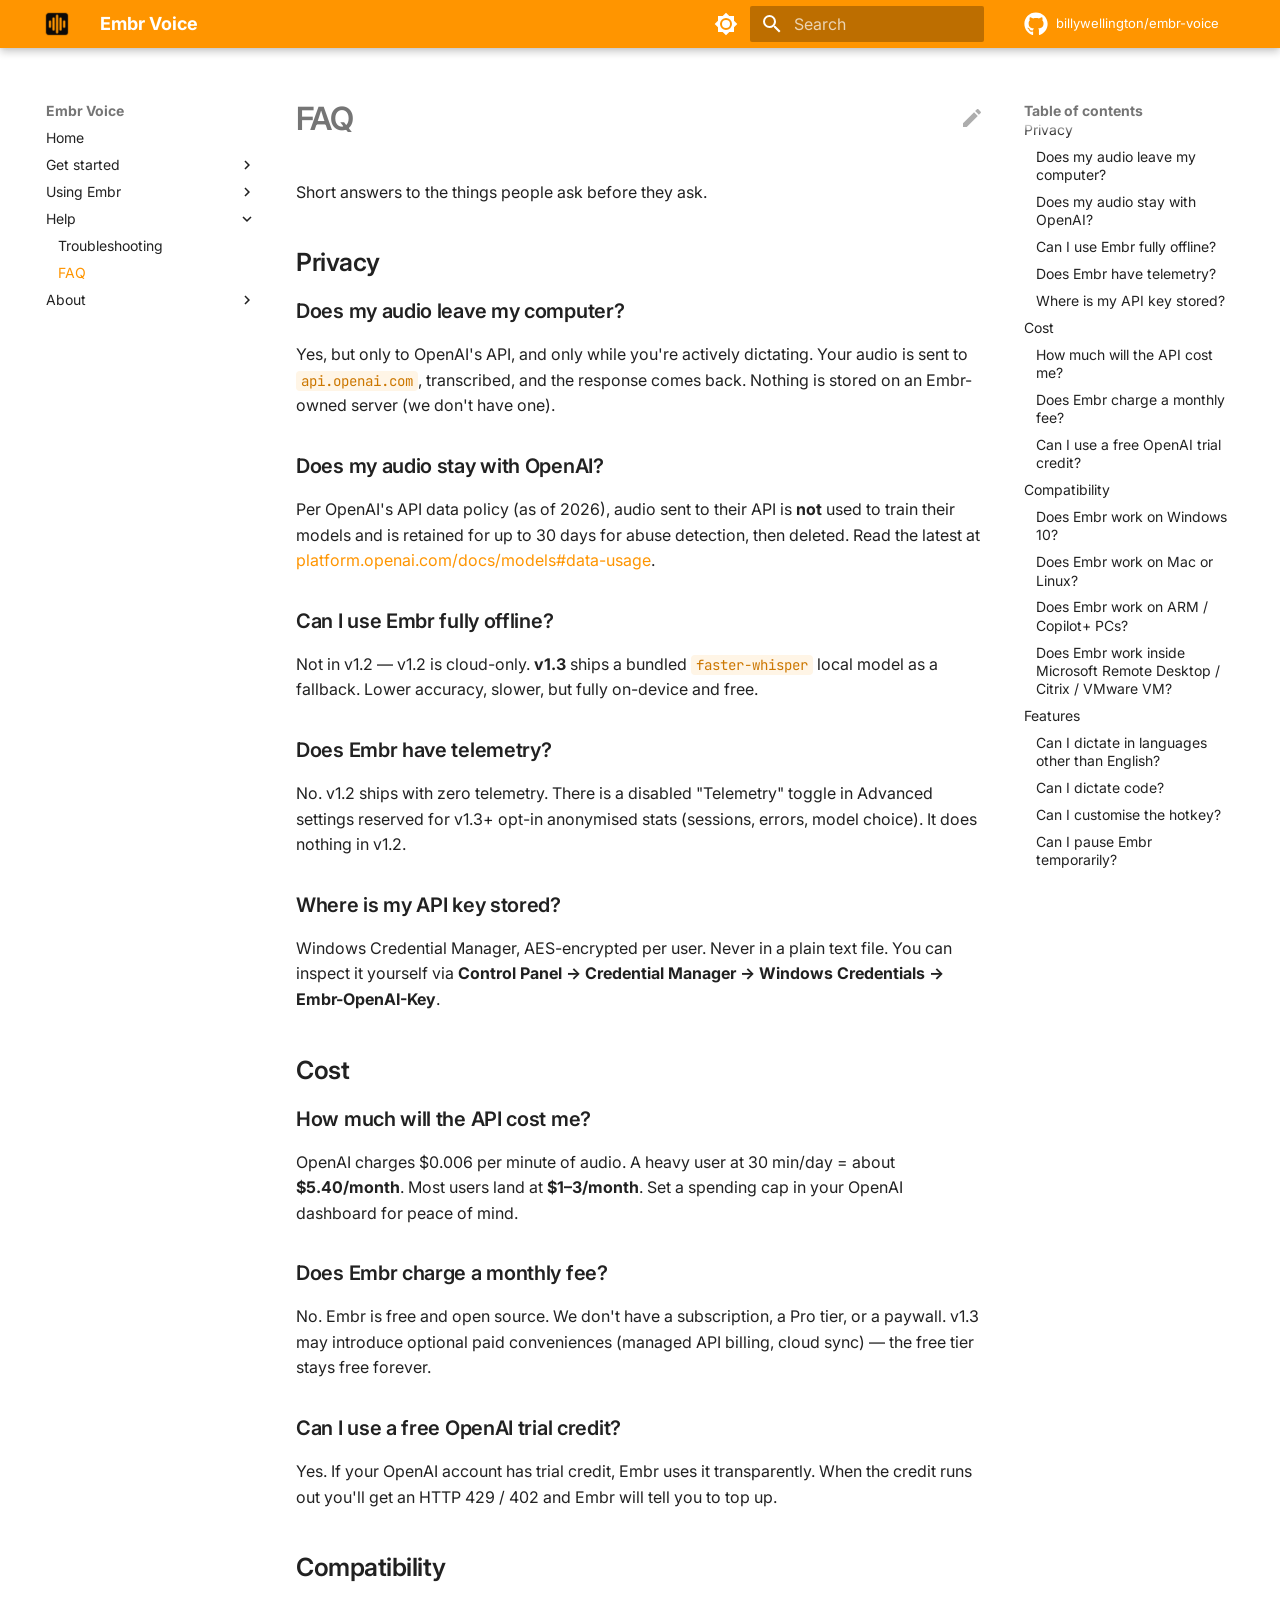
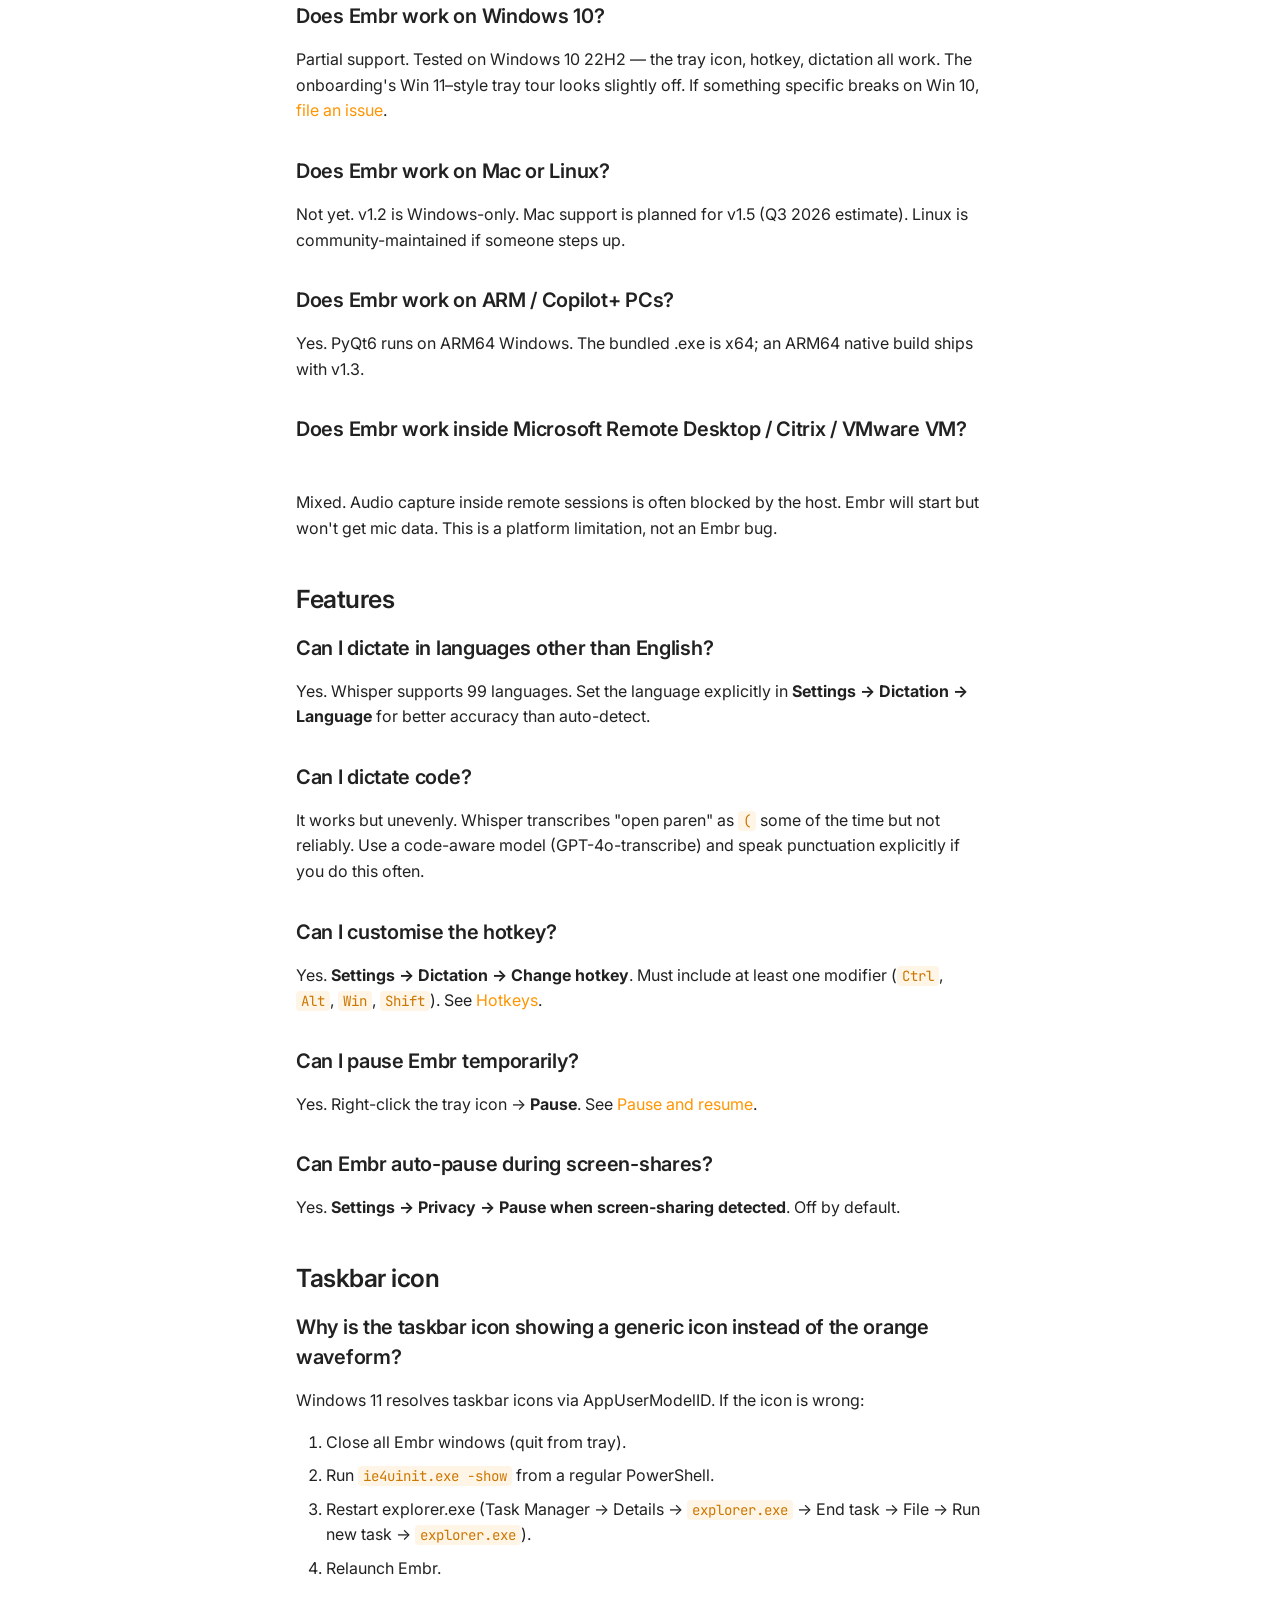
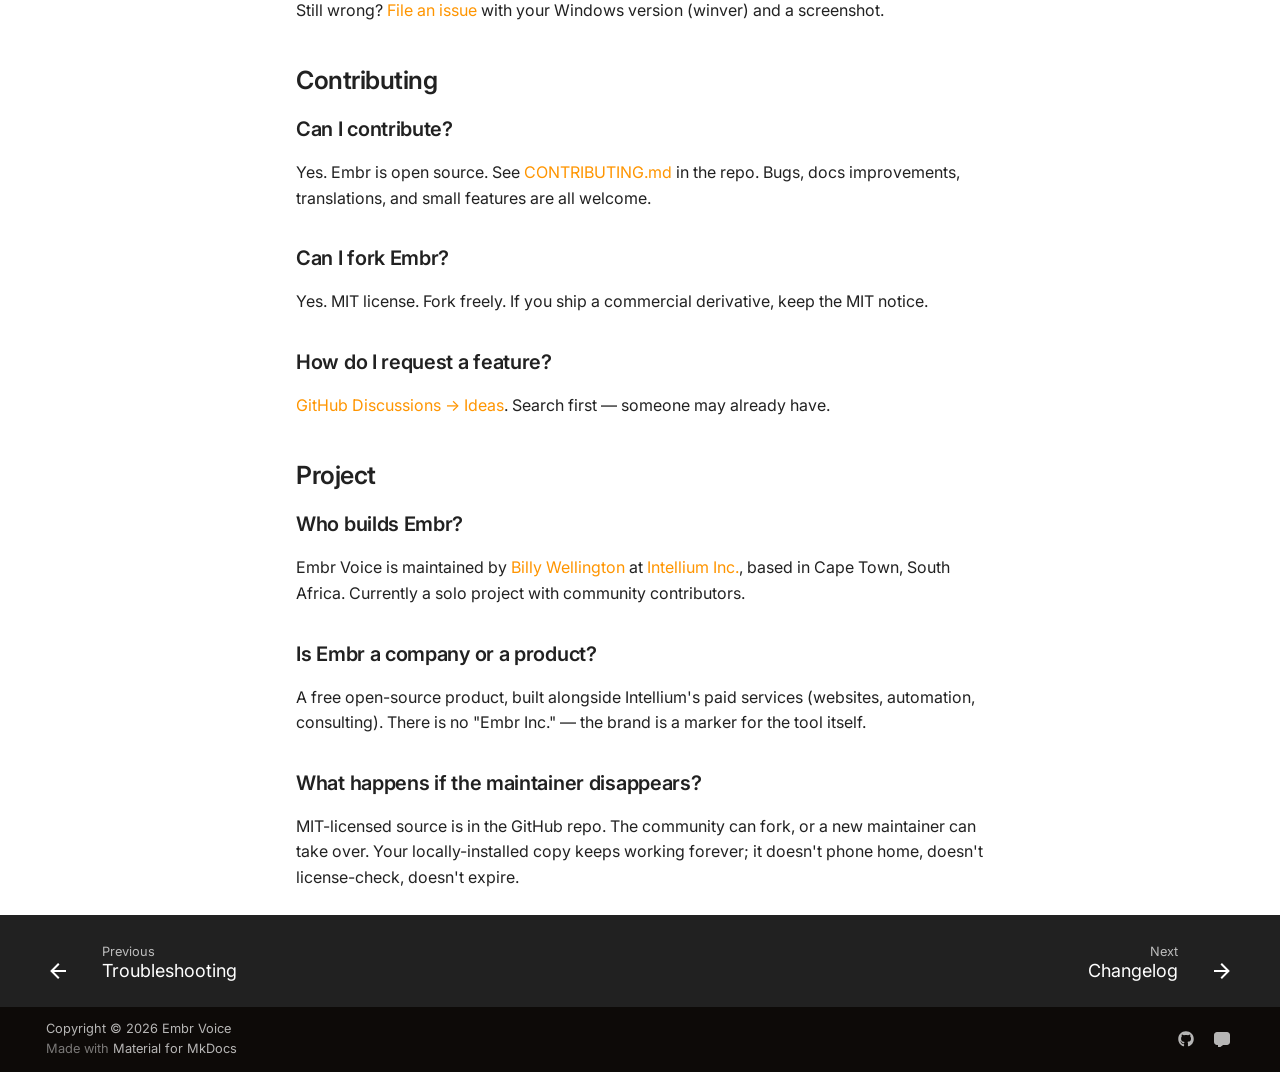
<file: faq/index.html>
<!doctype html>
<html lang="en" class="no-js">
  <head>
    
      <meta charset="utf-8">
      <meta name="viewport" content="width=device-width,initial-scale=1">
      
        <meta name="description" content="Voice dictation for any Windows app. Free, open source, BYOK.">
      
      
        <meta name="author" content="Billy Wellington / Intellium Inc.">
      
      
        <link rel="canonical" href="https://billywellington.github.io/embr-voice/faq/">
      
      
        <link rel="prev" href="../troubleshooting/">
      
      
        <link rel="next" href="../changelog/">
      
      
        
      
      
      <link rel="icon" href="../embr-logo.ico">
      <meta name="generator" content="mkdocs-1.6.1, mkdocs-material-9.7.6">
    
    
      
        <title>FAQ - Embr Voice</title>
      
    
    
      <link rel="stylesheet" href="../assets/stylesheets/main.484c7ddc.min.css">
      
        
        <link rel="stylesheet" href="../assets/stylesheets/palette.ab4e12ef.min.css">
      
      


    
    
      
    
    
      
        
        
        <link rel="preconnect" href="https://fonts.gstatic.com" crossorigin>
        <link rel="stylesheet" href="https://fonts.googleapis.com/css?family=Inter:300,300i,400,400i,700,700i%7CJetBrains+Mono:400,400i,700,700i&display=fallback">
        <style>:root{--md-text-font:"Inter";--md-code-font:"JetBrains Mono"}</style>
      
    
    
      <link rel="stylesheet" href="../stylesheets/embr.css">
    
    <script>__md_scope=new URL("..",location),__md_hash=e=>[...e].reduce(((e,_)=>(e<<5)-e+_.charCodeAt(0)),0),__md_get=(e,_=localStorage,t=__md_scope)=>JSON.parse(_.getItem(t.pathname+"."+e)),__md_set=(e,_,t=localStorage,a=__md_scope)=>{try{t.setItem(a.pathname+"."+e,JSON.stringify(_))}catch(e){}}</script>
    
      

    
    
  </head>
  
  
    
    
      
    
    
    
    
    <body dir="ltr" data-md-color-scheme="default" data-md-color-primary="custom" data-md-color-accent="custom">
  
    
    <input class="md-toggle" data-md-toggle="drawer" type="checkbox" id="__drawer" autocomplete="off">
    <input class="md-toggle" data-md-toggle="search" type="checkbox" id="__search" autocomplete="off">
    <label class="md-overlay" for="__drawer"></label>
    <div data-md-component="skip">
      
        
        <a href="#faq" class="md-skip">
          Skip to content
        </a>
      
    </div>
    <div data-md-component="announce">
      
    </div>
    
    
      

  

<header class="md-header md-header--shadow" data-md-component="header">
  <nav class="md-header__inner md-grid" aria-label="Header">
    <a href=".." title="Embr Voice" class="md-header__button md-logo" aria-label="Embr Voice" data-md-component="logo">
      
  <img src="../embr-logo.ico" alt="logo">

    </a>
    <label class="md-header__button md-icon" for="__drawer">
      
      <svg xmlns="http://www.w3.org/2000/svg" viewBox="0 0 24 24"><path d="M3 6h18v2H3zm0 5h18v2H3zm0 5h18v2H3z"/></svg>
    </label>
    <div class="md-header__title" data-md-component="header-title">
      <div class="md-header__ellipsis">
        <div class="md-header__topic">
          <span class="md-ellipsis">
            Embr Voice
          </span>
        </div>
        <div class="md-header__topic" data-md-component="header-topic">
          <span class="md-ellipsis">
            
              FAQ
            
          </span>
        </div>
      </div>
    </div>
    
      
        <form class="md-header__option" data-md-component="palette">
  
    
    
    
    <input class="md-option" data-md-color-media="(prefers-color-scheme: light)" data-md-color-scheme="default" data-md-color-primary="custom" data-md-color-accent="custom"  aria-label="Switch to dark mode"  type="radio" name="__palette" id="__palette_0">
    
      <label class="md-header__button md-icon" title="Switch to dark mode" for="__palette_1" hidden>
        <svg xmlns="http://www.w3.org/2000/svg" viewBox="0 0 24 24"><path d="M12 8a4 4 0 0 0-4 4 4 4 0 0 0 4 4 4 4 0 0 0 4-4 4 4 0 0 0-4-4m0 10a6 6 0 0 1-6-6 6 6 0 0 1 6-6 6 6 0 0 1 6 6 6 6 0 0 1-6 6m8-9.31V4h-4.69L12 .69 8.69 4H4v4.69L.69 12 4 15.31V20h4.69L12 23.31 15.31 20H20v-4.69L23.31 12z"/></svg>
      </label>
    
  
    
    
    
    <input class="md-option" data-md-color-media="(prefers-color-scheme: dark)" data-md-color-scheme="slate" data-md-color-primary="custom" data-md-color-accent="custom"  aria-label="Switch to light mode"  type="radio" name="__palette" id="__palette_1">
    
      <label class="md-header__button md-icon" title="Switch to light mode" for="__palette_0" hidden>
        <svg xmlns="http://www.w3.org/2000/svg" viewBox="0 0 24 24"><path d="M12 18c-.89 0-1.74-.2-2.5-.55C11.56 16.5 13 14.42 13 12s-1.44-4.5-3.5-5.45C10.26 6.2 11.11 6 12 6a6 6 0 0 1 6 6 6 6 0 0 1-6 6m8-9.31V4h-4.69L12 .69 8.69 4H4v4.69L.69 12 4 15.31V20h4.69L12 23.31 15.31 20H20v-4.69L23.31 12z"/></svg>
      </label>
    
  
</form>
      
    
    
      <script>var palette=__md_get("__palette");if(palette&&palette.color){if("(prefers-color-scheme)"===palette.color.media){var media=matchMedia("(prefers-color-scheme: light)"),input=document.querySelector(media.matches?"[data-md-color-media='(prefers-color-scheme: light)']":"[data-md-color-media='(prefers-color-scheme: dark)']");palette.color.media=input.getAttribute("data-md-color-media"),palette.color.scheme=input.getAttribute("data-md-color-scheme"),palette.color.primary=input.getAttribute("data-md-color-primary"),palette.color.accent=input.getAttribute("data-md-color-accent")}for(var[key,value]of Object.entries(palette.color))document.body.setAttribute("data-md-color-"+key,value)}</script>
    
    
    
      
      
        <label class="md-header__button md-icon" for="__search">
          
          <svg xmlns="http://www.w3.org/2000/svg" viewBox="0 0 24 24"><path d="M9.5 3A6.5 6.5 0 0 1 16 9.5c0 1.61-.59 3.09-1.56 4.23l.27.27h.79l5 5-1.5 1.5-5-5v-.79l-.27-.27A6.52 6.52 0 0 1 9.5 16 6.5 6.5 0 0 1 3 9.5 6.5 6.5 0 0 1 9.5 3m0 2C7 5 5 7 5 9.5S7 14 9.5 14 14 12 14 9.5 12 5 9.5 5"/></svg>
        </label>
        <div class="md-search" data-md-component="search" role="dialog">
  <label class="md-search__overlay" for="__search"></label>
  <div class="md-search__inner" role="search">
    <form class="md-search__form" name="search">
      <input type="text" class="md-search__input" name="query" aria-label="Search" placeholder="Search" autocapitalize="off" autocorrect="off" autocomplete="off" spellcheck="false" data-md-component="search-query" required>
      <label class="md-search__icon md-icon" for="__search">
        
        <svg xmlns="http://www.w3.org/2000/svg" viewBox="0 0 24 24"><path d="M9.5 3A6.5 6.5 0 0 1 16 9.5c0 1.61-.59 3.09-1.56 4.23l.27.27h.79l5 5-1.5 1.5-5-5v-.79l-.27-.27A6.52 6.52 0 0 1 9.5 16 6.5 6.5 0 0 1 3 9.5 6.5 6.5 0 0 1 9.5 3m0 2C7 5 5 7 5 9.5S7 14 9.5 14 14 12 14 9.5 12 5 9.5 5"/></svg>
        
        <svg xmlns="http://www.w3.org/2000/svg" viewBox="0 0 24 24"><path d="M20 11v2H8l5.5 5.5-1.42 1.42L4.16 12l7.92-7.92L13.5 5.5 8 11z"/></svg>
      </label>
      <nav class="md-search__options" aria-label="Search">
        
        <button type="reset" class="md-search__icon md-icon" title="Clear" aria-label="Clear" tabindex="-1">
          
          <svg xmlns="http://www.w3.org/2000/svg" viewBox="0 0 24 24"><path d="M19 6.41 17.59 5 12 10.59 6.41 5 5 6.41 10.59 12 5 17.59 6.41 19 12 13.41 17.59 19 19 17.59 13.41 12z"/></svg>
        </button>
      </nav>
      
        <div class="md-search__suggest" data-md-component="search-suggest"></div>
      
    </form>
    <div class="md-search__output">
      <div class="md-search__scrollwrap" tabindex="0" data-md-scrollfix>
        <div class="md-search-result" data-md-component="search-result">
          <div class="md-search-result__meta">
            Initializing search
          </div>
          <ol class="md-search-result__list" role="presentation"></ol>
        </div>
      </div>
    </div>
  </div>
</div>
      
    
    
      <div class="md-header__source">
        <a href="https://github.com/billywellington/embr-voice" title="Go to repository" class="md-source" data-md-component="source">
  <div class="md-source__icon md-icon">
    
    <svg xmlns="http://www.w3.org/2000/svg" viewBox="0 0 512 512"><!--! Font Awesome Free 7.1.0 by @fontawesome - https://fontawesome.com License - https://fontawesome.com/license/free (Icons: CC BY 4.0, Fonts: SIL OFL 1.1, Code: MIT License) Copyright 2025 Fonticons, Inc.--><path d="M173.9 397.4c0 2-2.3 3.6-5.2 3.6-3.3.3-5.6-1.3-5.6-3.6 0-2 2.3-3.6 5.2-3.6 3-.3 5.6 1.3 5.6 3.6m-31.1-4.5c-.7 2 1.3 4.3 4.3 4.9 2.6 1 5.6 0 6.2-2s-1.3-4.3-4.3-5.2c-2.6-.7-5.5.3-6.2 2.3m44.2-1.7c-2.9.7-4.9 2.6-4.6 4.9.3 2 2.9 3.3 5.9 2.6 2.9-.7 4.9-2.6 4.6-4.6-.3-1.9-3-3.2-5.9-2.9M252.8 8C114.1 8 8 113.3 8 252c0 110.9 69.8 205.8 169.5 239.2 12.8 2.3 17.3-5.6 17.3-12.1 0-6.2-.3-40.4-.3-61.4 0 0-70 15-84.7-29.8 0 0-11.4-29.1-27.8-36.6 0 0-22.9-15.7 1.6-15.4 0 0 24.9 2 38.6 25.8 21.9 38.6 58.6 27.5 72.9 20.9 2.3-16 8.8-27.1 16-33.7-55.9-6.2-112.3-14.3-112.3-110.5 0-27.5 7.6-41.3 23.6-58.9-2.6-6.5-11.1-33.3 2.6-67.9 20.9-6.5 69 27 69 27 20-5.6 41.5-8.5 62.8-8.5s42.8 2.9 62.8 8.5c0 0 48.1-33.6 69-27 13.7 34.7 5.2 61.4 2.6 67.9 16 17.7 25.8 31.5 25.8 58.9 0 96.5-58.9 104.2-114.8 110.5 9.2 7.9 17 22.9 17 46.4 0 33.7-.3 75.4-.3 83.6 0 6.5 4.6 14.4 17.3 12.1C436.2 457.8 504 362.9 504 252 504 113.3 391.5 8 252.8 8M105.2 352.9c-1.3 1-1 3.3.7 5.2 1.6 1.6 3.9 2.3 5.2 1 1.3-1 1-3.3-.7-5.2-1.6-1.6-3.9-2.3-5.2-1m-10.8-8.1c-.7 1.3.3 2.9 2.3 3.9 1.6 1 3.6.7 4.3-.7.7-1.3-.3-2.9-2.3-3.9-2-.6-3.6-.3-4.3.7m32.4 35.6c-1.6 1.3-1 4.3 1.3 6.2 2.3 2.3 5.2 2.6 6.5 1 1.3-1.3.7-4.3-1.3-6.2-2.2-2.3-5.2-2.6-6.5-1m-11.4-14.7c-1.6 1-1.6 3.6 0 5.9s4.3 3.3 5.6 2.3c1.6-1.3 1.6-3.9 0-6.2-1.4-2.3-4-3.3-5.6-2"/></svg>
  </div>
  <div class="md-source__repository">
    billywellington/embr-voice
  </div>
</a>
      </div>
    
  </nav>
  
</header>
    
    <div class="md-container" data-md-component="container">
      
      
        
          
        
      
      <main class="md-main" data-md-component="main">
        <div class="md-main__inner md-grid">
          
            
              
              <div class="md-sidebar md-sidebar--primary" data-md-component="sidebar" data-md-type="navigation" >
                <div class="md-sidebar__scrollwrap">
                  <div class="md-sidebar__inner">
                    



<nav class="md-nav md-nav--primary" aria-label="Navigation" data-md-level="0">
  <label class="md-nav__title" for="__drawer">
    <a href=".." title="Embr Voice" class="md-nav__button md-logo" aria-label="Embr Voice" data-md-component="logo">
      
  <img src="../embr-logo.ico" alt="logo">

    </a>
    Embr Voice
  </label>
  
    <div class="md-nav__source">
      <a href="https://github.com/billywellington/embr-voice" title="Go to repository" class="md-source" data-md-component="source">
  <div class="md-source__icon md-icon">
    
    <svg xmlns="http://www.w3.org/2000/svg" viewBox="0 0 512 512"><!--! Font Awesome Free 7.1.0 by @fontawesome - https://fontawesome.com License - https://fontawesome.com/license/free (Icons: CC BY 4.0, Fonts: SIL OFL 1.1, Code: MIT License) Copyright 2025 Fonticons, Inc.--><path d="M173.9 397.4c0 2-2.3 3.6-5.2 3.6-3.3.3-5.6-1.3-5.6-3.6 0-2 2.3-3.6 5.2-3.6 3-.3 5.6 1.3 5.6 3.6m-31.1-4.5c-.7 2 1.3 4.3 4.3 4.9 2.6 1 5.6 0 6.2-2s-1.3-4.3-4.3-5.2c-2.6-.7-5.5.3-6.2 2.3m44.2-1.7c-2.9.7-4.9 2.6-4.6 4.9.3 2 2.9 3.3 5.9 2.6 2.9-.7 4.9-2.6 4.6-4.6-.3-1.9-3-3.2-5.9-2.9M252.8 8C114.1 8 8 113.3 8 252c0 110.9 69.8 205.8 169.5 239.2 12.8 2.3 17.3-5.6 17.3-12.1 0-6.2-.3-40.4-.3-61.4 0 0-70 15-84.7-29.8 0 0-11.4-29.1-27.8-36.6 0 0-22.9-15.7 1.6-15.4 0 0 24.9 2 38.6 25.8 21.9 38.6 58.6 27.5 72.9 20.9 2.3-16 8.8-27.1 16-33.7-55.9-6.2-112.3-14.3-112.3-110.5 0-27.5 7.6-41.3 23.6-58.9-2.6-6.5-11.1-33.3 2.6-67.9 20.9-6.5 69 27 69 27 20-5.6 41.5-8.5 62.8-8.5s42.8 2.9 62.8 8.5c0 0 48.1-33.6 69-27 13.7 34.7 5.2 61.4 2.6 67.9 16 17.7 25.8 31.5 25.8 58.9 0 96.5-58.9 104.2-114.8 110.5 9.2 7.9 17 22.9 17 46.4 0 33.7-.3 75.4-.3 83.6 0 6.5 4.6 14.4 17.3 12.1C436.2 457.8 504 362.9 504 252 504 113.3 391.5 8 252.8 8M105.2 352.9c-1.3 1-1 3.3.7 5.2 1.6 1.6 3.9 2.3 5.2 1 1.3-1 1-3.3-.7-5.2-1.6-1.6-3.9-2.3-5.2-1m-10.8-8.1c-.7 1.3.3 2.9 2.3 3.9 1.6 1 3.6.7 4.3-.7.7-1.3-.3-2.9-2.3-3.9-2-.6-3.6-.3-4.3.7m32.4 35.6c-1.6 1.3-1 4.3 1.3 6.2 2.3 2.3 5.2 2.6 6.5 1 1.3-1.3.7-4.3-1.3-6.2-2.2-2.3-5.2-2.6-6.5-1m-11.4-14.7c-1.6 1-1.6 3.6 0 5.9s4.3 3.3 5.6 2.3c1.6-1.3 1.6-3.9 0-6.2-1.4-2.3-4-3.3-5.6-2"/></svg>
  </div>
  <div class="md-source__repository">
    billywellington/embr-voice
  </div>
</a>
    </div>
  
  <ul class="md-nav__list" data-md-scrollfix>
    
      
      
  
  
  
  
    <li class="md-nav__item">
      <a href=".." class="md-nav__link">
        
  
  
  <span class="md-ellipsis">
    
  
    Home
  

    
  </span>
  
  

      </a>
    </li>
  

    
      
      
  
  
  
  
    
    
    
    
    
    <li class="md-nav__item md-nav__item--nested">
      
        
        
        <input class="md-nav__toggle md-toggle " type="checkbox" id="__nav_2" >
        
          
          <label class="md-nav__link" for="__nav_2" id="__nav_2_label" tabindex="0">
            
  
  
  <span class="md-ellipsis">
    
  
    Get started
  

    
  </span>
  
  

            <span class="md-nav__icon md-icon"></span>
          </label>
        
        <nav class="md-nav" data-md-level="1" aria-labelledby="__nav_2_label" aria-expanded="false">
          <label class="md-nav__title" for="__nav_2">
            <span class="md-nav__icon md-icon"></span>
            
  
    Get started
  

          </label>
          <ul class="md-nav__list" data-md-scrollfix>
            
              
                
  
  
  
  
    <li class="md-nav__item">
      <a href="../install/" class="md-nav__link">
        
  
  
  <span class="md-ellipsis">
    
  
    Install
  

    
  </span>
  
  

      </a>
    </li>
  

              
            
              
                
  
  
  
  
    <li class="md-nav__item">
      <a href="../api-key/" class="md-nav__link">
        
  
  
  <span class="md-ellipsis">
    
  
    Add your OpenAI key
  

    
  </span>
  
  

      </a>
    </li>
  

              
            
              
                
  
  
  
  
    <li class="md-nav__item">
      <a href="../first-dictation/" class="md-nav__link">
        
  
  
  <span class="md-ellipsis">
    
  
    First dictation
  

    
  </span>
  
  

      </a>
    </li>
  

              
            
          </ul>
        </nav>
      
    </li>
  

    
      
      
  
  
  
  
    
    
    
    
    
    <li class="md-nav__item md-nav__item--nested">
      
        
        
        <input class="md-nav__toggle md-toggle " type="checkbox" id="__nav_3" >
        
          
          <label class="md-nav__link" for="__nav_3" id="__nav_3_label" tabindex="0">
            
  
  
  <span class="md-ellipsis">
    
  
    Using Embr
  

    
  </span>
  
  

            <span class="md-nav__icon md-icon"></span>
          </label>
        
        <nav class="md-nav" data-md-level="1" aria-labelledby="__nav_3_label" aria-expanded="false">
          <label class="md-nav__title" for="__nav_3">
            <span class="md-nav__icon md-icon"></span>
            
  
    Using Embr
  

          </label>
          <ul class="md-nav__list" data-md-scrollfix>
            
              
                
  
  
  
  
    <li class="md-nav__item">
      <a href="../hotkeys/" class="md-nav__link">
        
  
  
  <span class="md-ellipsis">
    
  
    Hotkeys
  

    
  </span>
  
  

      </a>
    </li>
  

              
            
              
                
  
  
  
  
    <li class="md-nav__item">
      <a href="../pause-resume/" class="md-nav__link">
        
  
  
  <span class="md-ellipsis">
    
  
    Pause and resume
  

    
  </span>
  
  

      </a>
    </li>
  

              
            
              
                
  
  
  
  
    <li class="md-nav__item">
      <a href="../settings/" class="md-nav__link">
        
  
  
  <span class="md-ellipsis">
    
  
    Settings
  

    
  </span>
  
  

      </a>
    </li>
  

              
            
          </ul>
        </nav>
      
    </li>
  

    
      
      
  
  
    
  
  
  
    
    
    
    
    
    <li class="md-nav__item md-nav__item--active md-nav__item--nested">
      
        
        
        <input class="md-nav__toggle md-toggle " type="checkbox" id="__nav_4" checked>
        
          
          <label class="md-nav__link" for="__nav_4" id="__nav_4_label" tabindex="0">
            
  
  
  <span class="md-ellipsis">
    
  
    Help
  

    
  </span>
  
  

            <span class="md-nav__icon md-icon"></span>
          </label>
        
        <nav class="md-nav" data-md-level="1" aria-labelledby="__nav_4_label" aria-expanded="true">
          <label class="md-nav__title" for="__nav_4">
            <span class="md-nav__icon md-icon"></span>
            
  
    Help
  

          </label>
          <ul class="md-nav__list" data-md-scrollfix>
            
              
                
  
  
  
  
    <li class="md-nav__item">
      <a href="../troubleshooting/" class="md-nav__link">
        
  
  
  <span class="md-ellipsis">
    
  
    Troubleshooting
  

    
  </span>
  
  

      </a>
    </li>
  

              
            
              
                
  
  
    
  
  
  
    <li class="md-nav__item md-nav__item--active">
      
      <input class="md-nav__toggle md-toggle" type="checkbox" id="__toc">
      
      
        
      
      
        <label class="md-nav__link md-nav__link--active" for="__toc">
          
  
  
  <span class="md-ellipsis">
    
  
    FAQ
  

    
  </span>
  
  

          <span class="md-nav__icon md-icon"></span>
        </label>
      
      <a href="./" class="md-nav__link md-nav__link--active">
        
  
  
  <span class="md-ellipsis">
    
  
    FAQ
  

    
  </span>
  
  

      </a>
      
        

<nav class="md-nav md-nav--secondary" aria-label="Table of contents">
  
  
  
    
  
  
    <label class="md-nav__title" for="__toc">
      <span class="md-nav__icon md-icon"></span>
      Table of contents
    </label>
    <ul class="md-nav__list" data-md-component="toc" data-md-scrollfix>
      
        <li class="md-nav__item">
  <a href="#privacy" class="md-nav__link">
    <span class="md-ellipsis">
      
        Privacy
      
    </span>
  </a>
  
    <nav class="md-nav" aria-label="Privacy">
      <ul class="md-nav__list">
        
          <li class="md-nav__item">
  <a href="#does-my-audio-leave-my-computer" class="md-nav__link">
    <span class="md-ellipsis">
      
        Does my audio leave my computer?
      
    </span>
  </a>
  
</li>
        
          <li class="md-nav__item">
  <a href="#does-my-audio-stay-with-openai" class="md-nav__link">
    <span class="md-ellipsis">
      
        Does my audio stay with OpenAI?
      
    </span>
  </a>
  
</li>
        
          <li class="md-nav__item">
  <a href="#can-i-use-embr-fully-offline" class="md-nav__link">
    <span class="md-ellipsis">
      
        Can I use Embr fully offline?
      
    </span>
  </a>
  
</li>
        
          <li class="md-nav__item">
  <a href="#does-embr-have-telemetry" class="md-nav__link">
    <span class="md-ellipsis">
      
        Does Embr have telemetry?
      
    </span>
  </a>
  
</li>
        
          <li class="md-nav__item">
  <a href="#where-is-my-api-key-stored" class="md-nav__link">
    <span class="md-ellipsis">
      
        Where is my API key stored?
      
    </span>
  </a>
  
</li>
        
      </ul>
    </nav>
  
</li>
      
        <li class="md-nav__item">
  <a href="#cost" class="md-nav__link">
    <span class="md-ellipsis">
      
        Cost
      
    </span>
  </a>
  
    <nav class="md-nav" aria-label="Cost">
      <ul class="md-nav__list">
        
          <li class="md-nav__item">
  <a href="#how-much-will-the-api-cost-me" class="md-nav__link">
    <span class="md-ellipsis">
      
        How much will the API cost me?
      
    </span>
  </a>
  
</li>
        
          <li class="md-nav__item">
  <a href="#does-embr-charge-a-monthly-fee" class="md-nav__link">
    <span class="md-ellipsis">
      
        Does Embr charge a monthly fee?
      
    </span>
  </a>
  
</li>
        
          <li class="md-nav__item">
  <a href="#can-i-use-a-free-openai-trial-credit" class="md-nav__link">
    <span class="md-ellipsis">
      
        Can I use a free OpenAI trial credit?
      
    </span>
  </a>
  
</li>
        
      </ul>
    </nav>
  
</li>
      
        <li class="md-nav__item">
  <a href="#compatibility" class="md-nav__link">
    <span class="md-ellipsis">
      
        Compatibility
      
    </span>
  </a>
  
    <nav class="md-nav" aria-label="Compatibility">
      <ul class="md-nav__list">
        
          <li class="md-nav__item">
  <a href="#does-embr-work-on-windows-10" class="md-nav__link">
    <span class="md-ellipsis">
      
        Does Embr work on Windows 10?
      
    </span>
  </a>
  
</li>
        
          <li class="md-nav__item">
  <a href="#does-embr-work-on-mac-or-linux" class="md-nav__link">
    <span class="md-ellipsis">
      
        Does Embr work on Mac or Linux?
      
    </span>
  </a>
  
</li>
        
          <li class="md-nav__item">
  <a href="#does-embr-work-on-arm-copilot-pcs" class="md-nav__link">
    <span class="md-ellipsis">
      
        Does Embr work on ARM / Copilot+ PCs?
      
    </span>
  </a>
  
</li>
        
          <li class="md-nav__item">
  <a href="#does-embr-work-inside-microsoft-remote-desktop-citrix-vmware-vm" class="md-nav__link">
    <span class="md-ellipsis">
      
        Does Embr work inside Microsoft Remote Desktop / Citrix / VMware VM?
      
    </span>
  </a>
  
</li>
        
      </ul>
    </nav>
  
</li>
      
        <li class="md-nav__item">
  <a href="#features" class="md-nav__link">
    <span class="md-ellipsis">
      
        Features
      
    </span>
  </a>
  
    <nav class="md-nav" aria-label="Features">
      <ul class="md-nav__list">
        
          <li class="md-nav__item">
  <a href="#can-i-dictate-in-languages-other-than-english" class="md-nav__link">
    <span class="md-ellipsis">
      
        Can I dictate in languages other than English?
      
    </span>
  </a>
  
</li>
        
          <li class="md-nav__item">
  <a href="#can-i-dictate-code" class="md-nav__link">
    <span class="md-ellipsis">
      
        Can I dictate code?
      
    </span>
  </a>
  
</li>
        
          <li class="md-nav__item">
  <a href="#can-i-customise-the-hotkey" class="md-nav__link">
    <span class="md-ellipsis">
      
        Can I customise the hotkey?
      
    </span>
  </a>
  
</li>
        
          <li class="md-nav__item">
  <a href="#can-i-pause-embr-temporarily" class="md-nav__link">
    <span class="md-ellipsis">
      
        Can I pause Embr temporarily?
      
    </span>
  </a>
  
</li>
        
          <li class="md-nav__item">
  <a href="#can-embr-auto-pause-during-screen-shares" class="md-nav__link">
    <span class="md-ellipsis">
      
        Can Embr auto-pause during screen-shares?
      
    </span>
  </a>
  
</li>
        
      </ul>
    </nav>
  
</li>
      
        <li class="md-nav__item">
  <a href="#taskbar-icon" class="md-nav__link">
    <span class="md-ellipsis">
      
        Taskbar icon
      
    </span>
  </a>
  
    <nav class="md-nav" aria-label="Taskbar icon">
      <ul class="md-nav__list">
        
          <li class="md-nav__item">
  <a href="#why-is-the-taskbar-icon-showing-a-generic-icon-instead-of-the-orange-waveform" class="md-nav__link">
    <span class="md-ellipsis">
      
        Why is the taskbar icon showing a generic icon instead of the orange waveform?
      
    </span>
  </a>
  
</li>
        
      </ul>
    </nav>
  
</li>
      
        <li class="md-nav__item">
  <a href="#contributing" class="md-nav__link">
    <span class="md-ellipsis">
      
        Contributing
      
    </span>
  </a>
  
    <nav class="md-nav" aria-label="Contributing">
      <ul class="md-nav__list">
        
          <li class="md-nav__item">
  <a href="#can-i-contribute" class="md-nav__link">
    <span class="md-ellipsis">
      
        Can I contribute?
      
    </span>
  </a>
  
</li>
        
          <li class="md-nav__item">
  <a href="#can-i-fork-embr" class="md-nav__link">
    <span class="md-ellipsis">
      
        Can I fork Embr?
      
    </span>
  </a>
  
</li>
        
          <li class="md-nav__item">
  <a href="#how-do-i-request-a-feature" class="md-nav__link">
    <span class="md-ellipsis">
      
        How do I request a feature?
      
    </span>
  </a>
  
</li>
        
      </ul>
    </nav>
  
</li>
      
        <li class="md-nav__item">
  <a href="#project" class="md-nav__link">
    <span class="md-ellipsis">
      
        Project
      
    </span>
  </a>
  
    <nav class="md-nav" aria-label="Project">
      <ul class="md-nav__list">
        
          <li class="md-nav__item">
  <a href="#who-builds-embr" class="md-nav__link">
    <span class="md-ellipsis">
      
        Who builds Embr?
      
    </span>
  </a>
  
</li>
        
          <li class="md-nav__item">
  <a href="#is-embr-a-company-or-a-product" class="md-nav__link">
    <span class="md-ellipsis">
      
        Is Embr a company or a product?
      
    </span>
  </a>
  
</li>
        
          <li class="md-nav__item">
  <a href="#what-happens-if-the-maintainer-disappears" class="md-nav__link">
    <span class="md-ellipsis">
      
        What happens if the maintainer disappears?
      
    </span>
  </a>
  
</li>
        
      </ul>
    </nav>
  
</li>
      
    </ul>
  
</nav>
      
    </li>
  

              
            
          </ul>
        </nav>
      
    </li>
  

    
      
      
  
  
  
  
    
    
    
    
    
    <li class="md-nav__item md-nav__item--nested">
      
        
        
        <input class="md-nav__toggle md-toggle " type="checkbox" id="__nav_5" >
        
          
          <label class="md-nav__link" for="__nav_5" id="__nav_5_label" tabindex="0">
            
  
  
  <span class="md-ellipsis">
    
  
    About
  

    
  </span>
  
  

            <span class="md-nav__icon md-icon"></span>
          </label>
        
        <nav class="md-nav" data-md-level="1" aria-labelledby="__nav_5_label" aria-expanded="false">
          <label class="md-nav__title" for="__nav_5">
            <span class="md-nav__icon md-icon"></span>
            
  
    About
  

          </label>
          <ul class="md-nav__list" data-md-scrollfix>
            
              
                
  
  
  
  
    <li class="md-nav__item">
      <a href="../changelog/" class="md-nav__link">
        
  
  
  <span class="md-ellipsis">
    
  
    Changelog
  

    
  </span>
  
  

      </a>
    </li>
  

              
            
              
                
  
  
  
  
    <li class="md-nav__item">
      <a href="../license/" class="md-nav__link">
        
  
  
  <span class="md-ellipsis">
    
  
    License
  

    
  </span>
  
  

      </a>
    </li>
  

              
            
          </ul>
        </nav>
      
    </li>
  

    
  </ul>
</nav>
                  </div>
                </div>
              </div>
            
            
              
              <div class="md-sidebar md-sidebar--secondary" data-md-component="sidebar" data-md-type="toc" >
                <div class="md-sidebar__scrollwrap">
                  <div class="md-sidebar__inner">
                    

<nav class="md-nav md-nav--secondary" aria-label="Table of contents">
  
  
  
    
  
  
    <label class="md-nav__title" for="__toc">
      <span class="md-nav__icon md-icon"></span>
      Table of contents
    </label>
    <ul class="md-nav__list" data-md-component="toc" data-md-scrollfix>
      
        <li class="md-nav__item">
  <a href="#privacy" class="md-nav__link">
    <span class="md-ellipsis">
      
        Privacy
      
    </span>
  </a>
  
    <nav class="md-nav" aria-label="Privacy">
      <ul class="md-nav__list">
        
          <li class="md-nav__item">
  <a href="#does-my-audio-leave-my-computer" class="md-nav__link">
    <span class="md-ellipsis">
      
        Does my audio leave my computer?
      
    </span>
  </a>
  
</li>
        
          <li class="md-nav__item">
  <a href="#does-my-audio-stay-with-openai" class="md-nav__link">
    <span class="md-ellipsis">
      
        Does my audio stay with OpenAI?
      
    </span>
  </a>
  
</li>
        
          <li class="md-nav__item">
  <a href="#can-i-use-embr-fully-offline" class="md-nav__link">
    <span class="md-ellipsis">
      
        Can I use Embr fully offline?
      
    </span>
  </a>
  
</li>
        
          <li class="md-nav__item">
  <a href="#does-embr-have-telemetry" class="md-nav__link">
    <span class="md-ellipsis">
      
        Does Embr have telemetry?
      
    </span>
  </a>
  
</li>
        
          <li class="md-nav__item">
  <a href="#where-is-my-api-key-stored" class="md-nav__link">
    <span class="md-ellipsis">
      
        Where is my API key stored?
      
    </span>
  </a>
  
</li>
        
      </ul>
    </nav>
  
</li>
      
        <li class="md-nav__item">
  <a href="#cost" class="md-nav__link">
    <span class="md-ellipsis">
      
        Cost
      
    </span>
  </a>
  
    <nav class="md-nav" aria-label="Cost">
      <ul class="md-nav__list">
        
          <li class="md-nav__item">
  <a href="#how-much-will-the-api-cost-me" class="md-nav__link">
    <span class="md-ellipsis">
      
        How much will the API cost me?
      
    </span>
  </a>
  
</li>
        
          <li class="md-nav__item">
  <a href="#does-embr-charge-a-monthly-fee" class="md-nav__link">
    <span class="md-ellipsis">
      
        Does Embr charge a monthly fee?
      
    </span>
  </a>
  
</li>
        
          <li class="md-nav__item">
  <a href="#can-i-use-a-free-openai-trial-credit" class="md-nav__link">
    <span class="md-ellipsis">
      
        Can I use a free OpenAI trial credit?
      
    </span>
  </a>
  
</li>
        
      </ul>
    </nav>
  
</li>
      
        <li class="md-nav__item">
  <a href="#compatibility" class="md-nav__link">
    <span class="md-ellipsis">
      
        Compatibility
      
    </span>
  </a>
  
    <nav class="md-nav" aria-label="Compatibility">
      <ul class="md-nav__list">
        
          <li class="md-nav__item">
  <a href="#does-embr-work-on-windows-10" class="md-nav__link">
    <span class="md-ellipsis">
      
        Does Embr work on Windows 10?
      
    </span>
  </a>
  
</li>
        
          <li class="md-nav__item">
  <a href="#does-embr-work-on-mac-or-linux" class="md-nav__link">
    <span class="md-ellipsis">
      
        Does Embr work on Mac or Linux?
      
    </span>
  </a>
  
</li>
        
          <li class="md-nav__item">
  <a href="#does-embr-work-on-arm-copilot-pcs" class="md-nav__link">
    <span class="md-ellipsis">
      
        Does Embr work on ARM / Copilot+ PCs?
      
    </span>
  </a>
  
</li>
        
          <li class="md-nav__item">
  <a href="#does-embr-work-inside-microsoft-remote-desktop-citrix-vmware-vm" class="md-nav__link">
    <span class="md-ellipsis">
      
        Does Embr work inside Microsoft Remote Desktop / Citrix / VMware VM?
      
    </span>
  </a>
  
</li>
        
      </ul>
    </nav>
  
</li>
      
        <li class="md-nav__item">
  <a href="#features" class="md-nav__link">
    <span class="md-ellipsis">
      
        Features
      
    </span>
  </a>
  
    <nav class="md-nav" aria-label="Features">
      <ul class="md-nav__list">
        
          <li class="md-nav__item">
  <a href="#can-i-dictate-in-languages-other-than-english" class="md-nav__link">
    <span class="md-ellipsis">
      
        Can I dictate in languages other than English?
      
    </span>
  </a>
  
</li>
        
          <li class="md-nav__item">
  <a href="#can-i-dictate-code" class="md-nav__link">
    <span class="md-ellipsis">
      
        Can I dictate code?
      
    </span>
  </a>
  
</li>
        
          <li class="md-nav__item">
  <a href="#can-i-customise-the-hotkey" class="md-nav__link">
    <span class="md-ellipsis">
      
        Can I customise the hotkey?
      
    </span>
  </a>
  
</li>
        
          <li class="md-nav__item">
  <a href="#can-i-pause-embr-temporarily" class="md-nav__link">
    <span class="md-ellipsis">
      
        Can I pause Embr temporarily?
      
    </span>
  </a>
  
</li>
        
          <li class="md-nav__item">
  <a href="#can-embr-auto-pause-during-screen-shares" class="md-nav__link">
    <span class="md-ellipsis">
      
        Can Embr auto-pause during screen-shares?
      
    </span>
  </a>
  
</li>
        
      </ul>
    </nav>
  
</li>
      
        <li class="md-nav__item">
  <a href="#taskbar-icon" class="md-nav__link">
    <span class="md-ellipsis">
      
        Taskbar icon
      
    </span>
  </a>
  
    <nav class="md-nav" aria-label="Taskbar icon">
      <ul class="md-nav__list">
        
          <li class="md-nav__item">
  <a href="#why-is-the-taskbar-icon-showing-a-generic-icon-instead-of-the-orange-waveform" class="md-nav__link">
    <span class="md-ellipsis">
      
        Why is the taskbar icon showing a generic icon instead of the orange waveform?
      
    </span>
  </a>
  
</li>
        
      </ul>
    </nav>
  
</li>
      
        <li class="md-nav__item">
  <a href="#contributing" class="md-nav__link">
    <span class="md-ellipsis">
      
        Contributing
      
    </span>
  </a>
  
    <nav class="md-nav" aria-label="Contributing">
      <ul class="md-nav__list">
        
          <li class="md-nav__item">
  <a href="#can-i-contribute" class="md-nav__link">
    <span class="md-ellipsis">
      
        Can I contribute?
      
    </span>
  </a>
  
</li>
        
          <li class="md-nav__item">
  <a href="#can-i-fork-embr" class="md-nav__link">
    <span class="md-ellipsis">
      
        Can I fork Embr?
      
    </span>
  </a>
  
</li>
        
          <li class="md-nav__item">
  <a href="#how-do-i-request-a-feature" class="md-nav__link">
    <span class="md-ellipsis">
      
        How do I request a feature?
      
    </span>
  </a>
  
</li>
        
      </ul>
    </nav>
  
</li>
      
        <li class="md-nav__item">
  <a href="#project" class="md-nav__link">
    <span class="md-ellipsis">
      
        Project
      
    </span>
  </a>
  
    <nav class="md-nav" aria-label="Project">
      <ul class="md-nav__list">
        
          <li class="md-nav__item">
  <a href="#who-builds-embr" class="md-nav__link">
    <span class="md-ellipsis">
      
        Who builds Embr?
      
    </span>
  </a>
  
</li>
        
          <li class="md-nav__item">
  <a href="#is-embr-a-company-or-a-product" class="md-nav__link">
    <span class="md-ellipsis">
      
        Is Embr a company or a product?
      
    </span>
  </a>
  
</li>
        
          <li class="md-nav__item">
  <a href="#what-happens-if-the-maintainer-disappears" class="md-nav__link">
    <span class="md-ellipsis">
      
        What happens if the maintainer disappears?
      
    </span>
  </a>
  
</li>
        
      </ul>
    </nav>
  
</li>
      
    </ul>
  
</nav>
                  </div>
                </div>
              </div>
            
          
          
            <div class="md-content" data-md-component="content">
              
              <article class="md-content__inner md-typeset">
                
                  


  
    <a href="https://github.com/billywellington/embr-voice/edit/main/docs/faq.md" title="Edit this page" class="md-content__button md-icon" rel="edit">
      
      <svg xmlns="http://www.w3.org/2000/svg" viewBox="0 0 24 24"><path d="M20.71 7.04c.39-.39.39-1.04 0-1.41l-2.34-2.34c-.37-.39-1.02-.39-1.41 0l-1.84 1.83 3.75 3.75M3 17.25V21h3.75L17.81 9.93l-3.75-3.75z"/></svg>
    </a>
  
  


<h1 id="faq">FAQ<a class="headerlink" href="#faq" title="Link to this section">&para;</a></h1>
<p>Short answers to the things people ask before they ask.</p>
<h2 id="privacy">Privacy<a class="headerlink" href="#privacy" title="Link to this section">&para;</a></h2>
<h3 id="does-my-audio-leave-my-computer">Does my audio leave my computer?<a class="headerlink" href="#does-my-audio-leave-my-computer" title="Link to this section">&para;</a></h3>
<p>Yes, but only to OpenAI's API, and only while you're actively dictating. Your audio is sent to <code>api.openai.com</code>, transcribed, and the response comes back. Nothing is stored on an Embr-owned server (we don't have one).</p>
<h3 id="does-my-audio-stay-with-openai">Does my audio stay with OpenAI?<a class="headerlink" href="#does-my-audio-stay-with-openai" title="Link to this section">&para;</a></h3>
<p>Per OpenAI's API data policy (as of 2026), audio sent to their API is <strong>not</strong> used to train their models and is retained for up to 30 days for abuse detection, then deleted. Read the latest at <a href="https://platform.openai.com/docs/models#data-usage">platform.openai.com/docs/models#data-usage</a>.</p>
<h3 id="can-i-use-embr-fully-offline">Can I use Embr fully offline?<a class="headerlink" href="#can-i-use-embr-fully-offline" title="Link to this section">&para;</a></h3>
<p>Not in v1.2 — v1.2 is cloud-only. <strong>v1.3</strong> ships a bundled <code>faster-whisper</code> local model as a fallback. Lower accuracy, slower, but fully on-device and free.</p>
<h3 id="does-embr-have-telemetry">Does Embr have telemetry?<a class="headerlink" href="#does-embr-have-telemetry" title="Link to this section">&para;</a></h3>
<p>No. v1.2 ships with zero telemetry. There is a disabled "Telemetry" toggle in Advanced settings reserved for v1.3+ opt-in anonymised stats (sessions, errors, model choice). It does nothing in v1.2.</p>
<h3 id="where-is-my-api-key-stored">Where is my API key stored?<a class="headerlink" href="#where-is-my-api-key-stored" title="Link to this section">&para;</a></h3>
<p>Windows Credential Manager, AES-encrypted per user. Never in a plain text file. You can inspect it yourself via <strong>Control Panel → Credential Manager → Windows Credentials → Embr-OpenAI-Key</strong>.</p>
<h2 id="cost">Cost<a class="headerlink" href="#cost" title="Link to this section">&para;</a></h2>
<h3 id="how-much-will-the-api-cost-me">How much will the API cost me?<a class="headerlink" href="#how-much-will-the-api-cost-me" title="Link to this section">&para;</a></h3>
<p>OpenAI charges $0.006 per minute of audio. A heavy user at 30 min/day = about <strong>$5.40/month</strong>. Most users land at <strong>$1–3/month</strong>. Set a spending cap in your OpenAI dashboard for peace of mind.</p>
<h3 id="does-embr-charge-a-monthly-fee">Does Embr charge a monthly fee?<a class="headerlink" href="#does-embr-charge-a-monthly-fee" title="Link to this section">&para;</a></h3>
<p>No. Embr is free and open source. We don't have a subscription, a Pro tier, or a paywall. v1.3 may introduce optional paid conveniences (managed API billing, cloud sync) — the free tier stays free forever.</p>
<h3 id="can-i-use-a-free-openai-trial-credit">Can I use a free OpenAI trial credit?<a class="headerlink" href="#can-i-use-a-free-openai-trial-credit" title="Link to this section">&para;</a></h3>
<p>Yes. If your OpenAI account has trial credit, Embr uses it transparently. When the credit runs out you'll get an HTTP 429 / 402 and Embr will tell you to top up.</p>
<h2 id="compatibility">Compatibility<a class="headerlink" href="#compatibility" title="Link to this section">&para;</a></h2>
<h3 id="does-embr-work-on-windows-10">Does Embr work on Windows 10?<a class="headerlink" href="#does-embr-work-on-windows-10" title="Link to this section">&para;</a></h3>
<p>Partial support. Tested on Windows 10 22H2 — the tray icon, hotkey, dictation all work. The onboarding's Win 11–style tray tour looks slightly off. If something specific breaks on Win 10, <a href="https://github.com/billywellington/embr-voice/issues">file an issue</a>.</p>
<h3 id="does-embr-work-on-mac-or-linux">Does Embr work on Mac or Linux?<a class="headerlink" href="#does-embr-work-on-mac-or-linux" title="Link to this section">&para;</a></h3>
<p>Not yet. v1.2 is Windows-only. Mac support is planned for v1.5 (Q3 2026 estimate). Linux is community-maintained if someone steps up.</p>
<h3 id="does-embr-work-on-arm-copilot-pcs">Does Embr work on ARM / Copilot+ PCs?<a class="headerlink" href="#does-embr-work-on-arm-copilot-pcs" title="Link to this section">&para;</a></h3>
<p>Yes. PyQt6 runs on ARM64 Windows. The bundled .exe is x64; an ARM64 native build ships with v1.3.</p>
<h3 id="does-embr-work-inside-microsoft-remote-desktop-citrix-vmware-vm">Does Embr work inside Microsoft Remote Desktop / Citrix / VMware VM?<a class="headerlink" href="#does-embr-work-inside-microsoft-remote-desktop-citrix-vmware-vm" title="Link to this section">&para;</a></h3>
<p>Mixed. Audio capture inside remote sessions is often blocked by the host. Embr will start but won't get mic data. This is a platform limitation, not an Embr bug.</p>
<h2 id="features">Features<a class="headerlink" href="#features" title="Link to this section">&para;</a></h2>
<h3 id="can-i-dictate-in-languages-other-than-english">Can I dictate in languages other than English?<a class="headerlink" href="#can-i-dictate-in-languages-other-than-english" title="Link to this section">&para;</a></h3>
<p>Yes. Whisper supports 99 languages. Set the language explicitly in <strong>Settings → Dictation → Language</strong> for better accuracy than auto-detect.</p>
<h3 id="can-i-dictate-code">Can I dictate code?<a class="headerlink" href="#can-i-dictate-code" title="Link to this section">&para;</a></h3>
<p>It works but unevenly. Whisper transcribes "open paren" as <code>(</code> some of the time but not reliably. Use a code-aware model (GPT-4o-transcribe) and speak punctuation explicitly if you do this often.</p>
<h3 id="can-i-customise-the-hotkey">Can I customise the hotkey?<a class="headerlink" href="#can-i-customise-the-hotkey" title="Link to this section">&para;</a></h3>
<p>Yes. <strong>Settings → Dictation → Change hotkey</strong>. Must include at least one modifier (<code>Ctrl</code>, <code>Alt</code>, <code>Win</code>, <code>Shift</code>). See <a href="../hotkeys/#changing-the-hotkey">Hotkeys</a>.</p>
<h3 id="can-i-pause-embr-temporarily">Can I pause Embr temporarily?<a class="headerlink" href="#can-i-pause-embr-temporarily" title="Link to this section">&para;</a></h3>
<p>Yes. Right-click the tray icon → <strong>Pause</strong>. See <a href="../pause-resume/">Pause and resume</a>.</p>
<h3 id="can-embr-auto-pause-during-screen-shares">Can Embr auto-pause during screen-shares?<a class="headerlink" href="#can-embr-auto-pause-during-screen-shares" title="Link to this section">&para;</a></h3>
<p>Yes. <strong>Settings → Privacy → Pause when screen-sharing detected</strong>. Off by default.</p>
<h2 id="taskbar-icon">Taskbar icon<a class="headerlink" href="#taskbar-icon" title="Link to this section">&para;</a></h2>
<h3 id="why-is-the-taskbar-icon-showing-a-generic-icon-instead-of-the-orange-waveform">Why is the taskbar icon showing a generic icon instead of the orange waveform?<a class="headerlink" href="#why-is-the-taskbar-icon-showing-a-generic-icon-instead-of-the-orange-waveform" title="Link to this section">&para;</a></h3>
<p>Windows 11 resolves taskbar icons via AppUserModelID. If the icon is wrong:</p>
<ol>
<li>Close all Embr windows (quit from tray).</li>
<li>Run <code>ie4uinit.exe -show</code> from a regular PowerShell.</li>
<li>Restart explorer.exe (Task Manager → Details → <code>explorer.exe</code> → End task → File → Run new task → <code>explorer.exe</code>).</li>
<li>Relaunch Embr.</li>
</ol>
<p>Still wrong? <a href="https://github.com/billywellington/embr-voice/issues">File an issue</a> with your Windows version (winver) and a screenshot.</p>
<h2 id="contributing">Contributing<a class="headerlink" href="#contributing" title="Link to this section">&para;</a></h2>
<h3 id="can-i-contribute">Can I contribute?<a class="headerlink" href="#can-i-contribute" title="Link to this section">&para;</a></h3>
<p>Yes. Embr is open source. See <a href="https://github.com/billywellington/embr-voice/blob/main/CONTRIBUTING.md">CONTRIBUTING.md</a> in the repo. Bugs, docs improvements, translations, and small features are all welcome.</p>
<h3 id="can-i-fork-embr">Can I fork Embr?<a class="headerlink" href="#can-i-fork-embr" title="Link to this section">&para;</a></h3>
<p>Yes. MIT license. Fork freely. If you ship a commercial derivative, keep the MIT notice.</p>
<h3 id="how-do-i-request-a-feature">How do I request a feature?<a class="headerlink" href="#how-do-i-request-a-feature" title="Link to this section">&para;</a></h3>
<p><a href="https://github.com/billywellington/embr-voice/discussions/categories/ideas">GitHub Discussions → Ideas</a>. Search first — someone may already have.</p>
<h2 id="project">Project<a class="headerlink" href="#project" title="Link to this section">&para;</a></h2>
<h3 id="who-builds-embr">Who builds Embr?<a class="headerlink" href="#who-builds-embr" title="Link to this section">&para;</a></h3>
<p>Embr Voice is maintained by <a href="https://github.com/billywellington">Billy Wellington</a> at <a href="https://intelliuminc.co.za">Intellium Inc.</a>, based in Cape Town, South Africa. Currently a solo project with community contributors.</p>
<h3 id="is-embr-a-company-or-a-product">Is Embr a company or a product?<a class="headerlink" href="#is-embr-a-company-or-a-product" title="Link to this section">&para;</a></h3>
<p>A free open-source product, built alongside Intellium's paid services (websites, automation, consulting). There is no "Embr Inc." — the brand is a marker for the tool itself.</p>
<h3 id="what-happens-if-the-maintainer-disappears">What happens if the maintainer disappears?<a class="headerlink" href="#what-happens-if-the-maintainer-disappears" title="Link to this section">&para;</a></h3>
<p>MIT-licensed source is in the GitHub repo. The community can fork, or a new maintainer can take over. Your locally-installed copy keeps working forever; it doesn't phone home, doesn't license-check, doesn't expire.</p>












                
              </article>
            </div>
          
          
<script>var target=document.getElementById(location.hash.slice(1));target&&target.name&&(target.checked=target.name.startsWith("__tabbed_"))</script>
        </div>
        
          <button type="button" class="md-top md-icon" data-md-component="top" hidden>
  
  <svg xmlns="http://www.w3.org/2000/svg" viewBox="0 0 24 24"><path d="M13 20h-2V8l-5.5 5.5-1.42-1.42L12 4.16l7.92 7.92-1.42 1.42L13 8z"/></svg>
  Back to top
</button>
        
      </main>
      
        <footer class="md-footer">
  
    
      
      <nav class="md-footer__inner md-grid" aria-label="Footer" >
        
          
          <a href="../troubleshooting/" class="md-footer__link md-footer__link--prev" aria-label="Previous: Troubleshooting">
            <div class="md-footer__button md-icon">
              
              <svg xmlns="http://www.w3.org/2000/svg" viewBox="0 0 24 24"><path d="M20 11v2H8l5.5 5.5-1.42 1.42L4.16 12l7.92-7.92L13.5 5.5 8 11z"/></svg>
            </div>
            <div class="md-footer__title">
              <span class="md-footer__direction">
                Previous
              </span>
              <div class="md-ellipsis">
                Troubleshooting
              </div>
            </div>
          </a>
        
        
          
          <a href="../changelog/" class="md-footer__link md-footer__link--next" aria-label="Next: Changelog">
            <div class="md-footer__title">
              <span class="md-footer__direction">
                Next
              </span>
              <div class="md-ellipsis">
                Changelog
              </div>
            </div>
            <div class="md-footer__button md-icon">
              
              <svg xmlns="http://www.w3.org/2000/svg" viewBox="0 0 24 24"><path d="M4 11v2h12l-5.5 5.5 1.42 1.42L19.84 12l-7.92-7.92L10.5 5.5 16 11z"/></svg>
            </div>
          </a>
        
      </nav>
    
  
  <div class="md-footer-meta md-typeset">
    <div class="md-footer-meta__inner md-grid">
      <div class="md-copyright">
  
    <div class="md-copyright__highlight">
      Copyright &copy; 2026 Embr Voice
    </div>
  
  
    Made with
    <a href="https://squidfunk.github.io/mkdocs-material/" target="_blank" rel="noopener">
      Material for MkDocs
    </a>
  
</div>
      
        
<div class="md-social">
  
    
    
    
    
    <a href="https://github.com/embr-voice/embr" target="_blank" rel="noopener" title="GitHub" class="md-social__link">
      <svg xmlns="http://www.w3.org/2000/svg" viewBox="0 0 512 512"><!--! Font Awesome Free 7.1.0 by @fontawesome - https://fontawesome.com License - https://fontawesome.com/license/free (Icons: CC BY 4.0, Fonts: SIL OFL 1.1, Code: MIT License) Copyright 2025 Fonticons, Inc.--><path d="M173.9 397.4c0 2-2.3 3.6-5.2 3.6-3.3.3-5.6-1.3-5.6-3.6 0-2 2.3-3.6 5.2-3.6 3-.3 5.6 1.3 5.6 3.6m-31.1-4.5c-.7 2 1.3 4.3 4.3 4.9 2.6 1 5.6 0 6.2-2s-1.3-4.3-4.3-5.2c-2.6-.7-5.5.3-6.2 2.3m44.2-1.7c-2.9.7-4.9 2.6-4.6 4.9.3 2 2.9 3.3 5.9 2.6 2.9-.7 4.9-2.6 4.6-4.6-.3-1.9-3-3.2-5.9-2.9M252.8 8C114.1 8 8 113.3 8 252c0 110.9 69.8 205.8 169.5 239.2 12.8 2.3 17.3-5.6 17.3-12.1 0-6.2-.3-40.4-.3-61.4 0 0-70 15-84.7-29.8 0 0-11.4-29.1-27.8-36.6 0 0-22.9-15.7 1.6-15.4 0 0 24.9 2 38.6 25.8 21.9 38.6 58.6 27.5 72.9 20.9 2.3-16 8.8-27.1 16-33.7-55.9-6.2-112.3-14.3-112.3-110.5 0-27.5 7.6-41.3 23.6-58.9-2.6-6.5-11.1-33.3 2.6-67.9 20.9-6.5 69 27 69 27 20-5.6 41.5-8.5 62.8-8.5s42.8 2.9 62.8 8.5c0 0 48.1-33.6 69-27 13.7 34.7 5.2 61.4 2.6 67.9 16 17.7 25.8 31.5 25.8 58.9 0 96.5-58.9 104.2-114.8 110.5 9.2 7.9 17 22.9 17 46.4 0 33.7-.3 75.4-.3 83.6 0 6.5 4.6 14.4 17.3 12.1C436.2 457.8 504 362.9 504 252 504 113.3 391.5 8 252.8 8M105.2 352.9c-1.3 1-1 3.3.7 5.2 1.6 1.6 3.9 2.3 5.2 1 1.3-1 1-3.3-.7-5.2-1.6-1.6-3.9-2.3-5.2-1m-10.8-8.1c-.7 1.3.3 2.9 2.3 3.9 1.6 1 3.6.7 4.3-.7.7-1.3-.3-2.9-2.3-3.9-2-.6-3.6-.3-4.3.7m32.4 35.6c-1.6 1.3-1 4.3 1.3 6.2 2.3 2.3 5.2 2.6 6.5 1 1.3-1.3.7-4.3-1.3-6.2-2.2-2.3-5.2-2.6-6.5-1m-11.4-14.7c-1.6 1-1.6 3.6 0 5.9s4.3 3.3 5.6 2.3c1.6-1.3 1.6-3.9 0-6.2-1.4-2.3-4-3.3-5.6-2"/></svg>
    </a>
  
    
    
    
    
    <a href="https://github.com/embr-voice/embr/discussions" target="_blank" rel="noopener" title="GitHub Discussions" class="md-social__link">
      <svg xmlns="http://www.w3.org/2000/svg" viewBox="0 0 512 512"><!--! Font Awesome Free 7.1.0 by @fontawesome - https://fontawesome.com License - https://fontawesome.com/license/free (Icons: CC BY 4.0, Fonts: SIL OFL 1.1, Code: MIT License) Copyright 2025 Fonticons, Inc.--><path d="M0 352V128c0-53 43-96 96-96h320c53 0 96 43 96 96v224c0 53-43 96-96 96H296c-5.2 0-10.2 1.7-14.4 4.8l-115.2 86.4c-4.2 3.1-9.2 4.8-14.4 4.8-13.3 0-24-10.7-24-24v-72H96c-53 0-96-43-96-96"/></svg>
    </a>
  
</div>
      
    </div>
  </div>
</footer>
      
    </div>
    <div class="md-dialog" data-md-component="dialog">
      <div class="md-dialog__inner md-typeset"></div>
    </div>
    
    
    
      
      
      <script id="__config" type="application/json">{"annotate": null, "base": "..", "features": ["navigation.instant", "navigation.tracking", "navigation.top", "navigation.footer", "search.suggest", "search.highlight", "content.action.edit", "content.code.copy", "toc.follow"], "search": "../assets/javascripts/workers/search.2c215733.min.js", "tags": null, "translations": {"clipboard.copied": "Copied to clipboard", "clipboard.copy": "Copy to clipboard", "search.result.more.one": "1 more on this page", "search.result.more.other": "# more on this page", "search.result.none": "No matching documents", "search.result.one": "1 matching document", "search.result.other": "# matching documents", "search.result.placeholder": "Type to start searching", "search.result.term.missing": "Missing", "select.version": "Select version"}, "version": null}</script>
    
    
      <script src="../assets/javascripts/bundle.79ae519e.min.js"></script>
      
    
  </body>
</html>
</file>
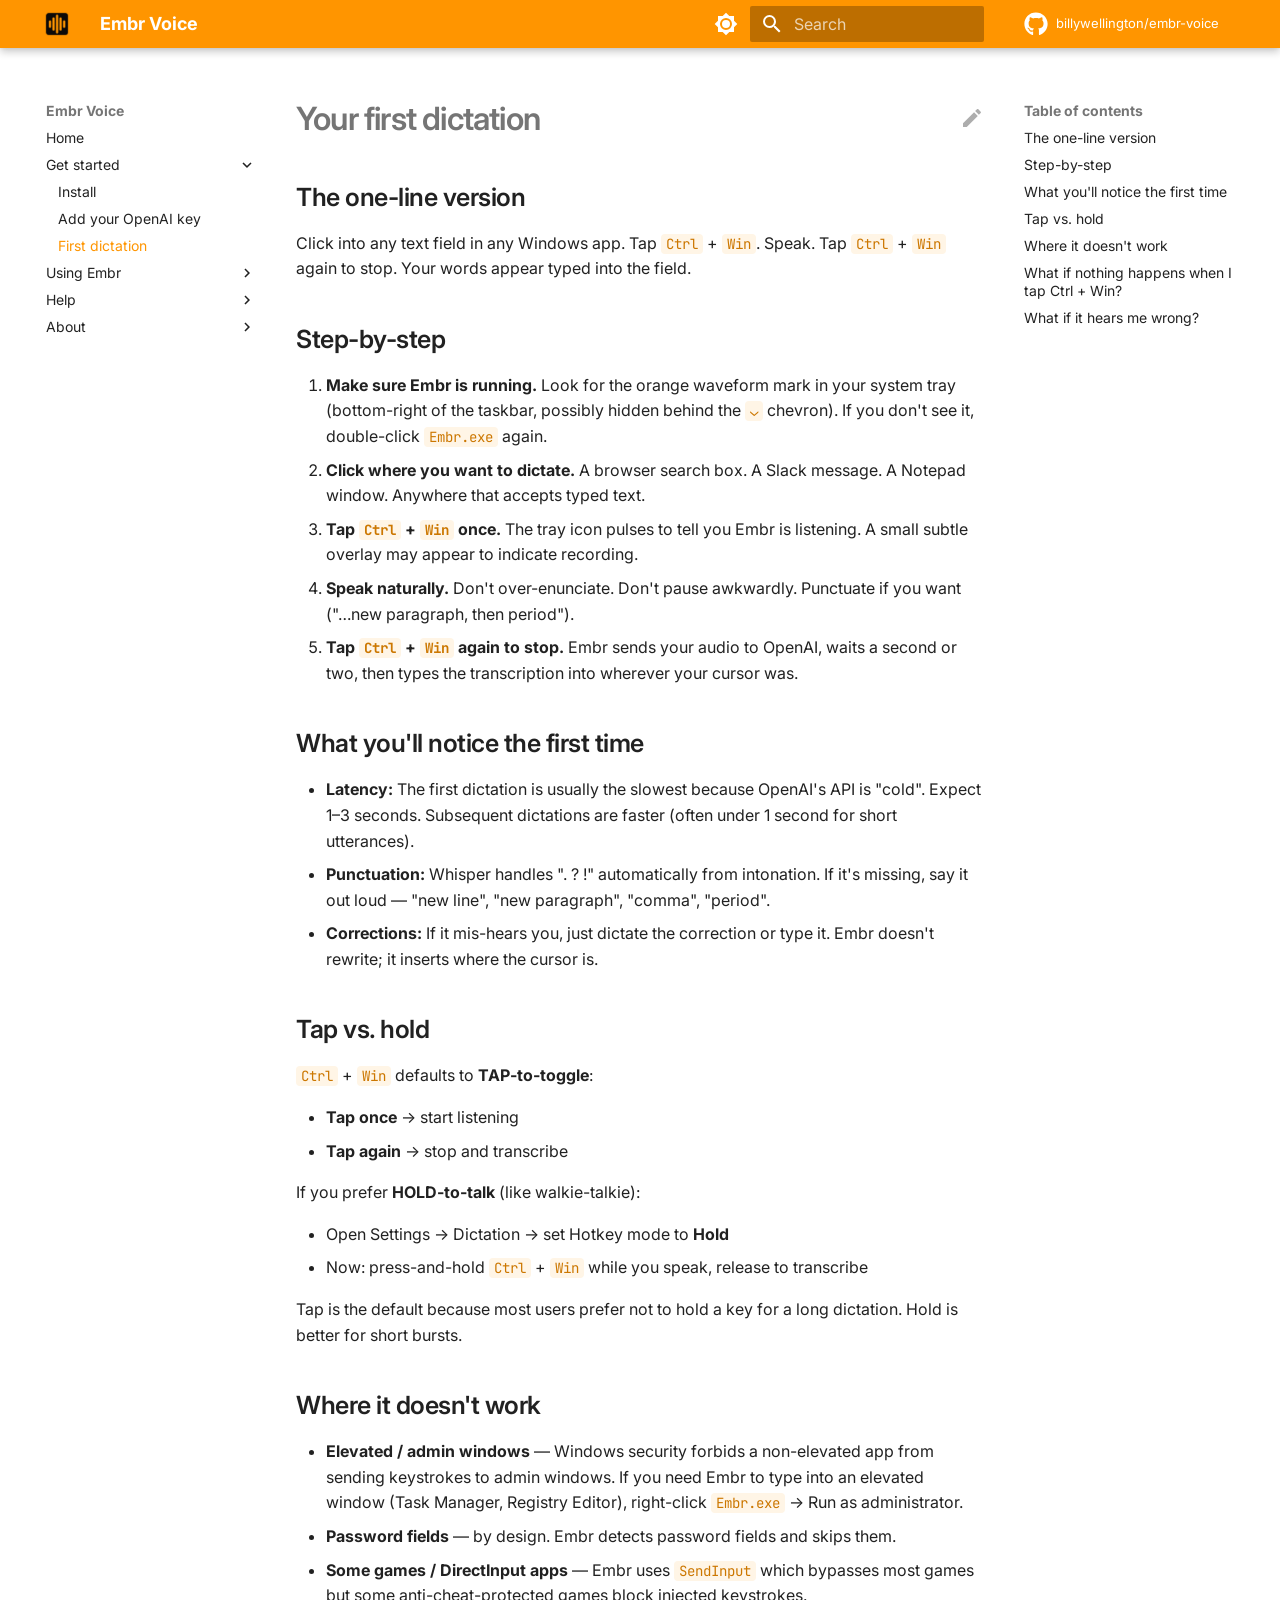
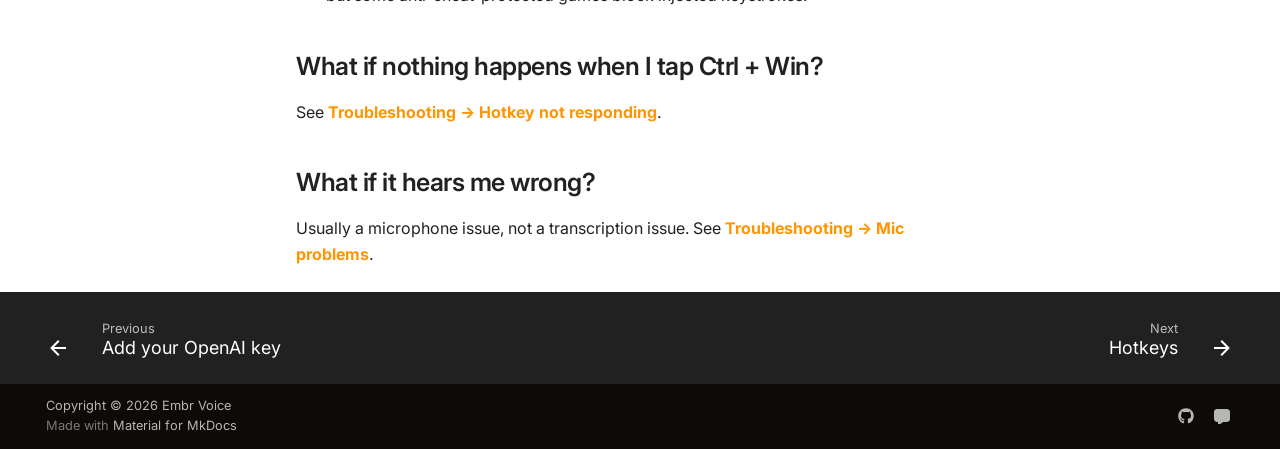
<file: first-dictation/index.html>
<!doctype html>
<html lang="en" class="no-js">
  <head>
    
      <meta charset="utf-8">
      <meta name="viewport" content="width=device-width,initial-scale=1">
      
        <meta name="description" content="Voice dictation for any Windows app. Free, open source, BYOK.">
      
      
        <meta name="author" content="Billy Wellington / Intellium Inc.">
      
      
        <link rel="canonical" href="https://billywellington.github.io/embr-voice/first-dictation/">
      
      
        <link rel="prev" href="../api-key/">
      
      
        <link rel="next" href="../hotkeys/">
      
      
        
      
      
      <link rel="icon" href="../embr-logo.ico">
      <meta name="generator" content="mkdocs-1.6.1, mkdocs-material-9.7.6">
    
    
      
        <title>First dictation - Embr Voice</title>
      
    
    
      <link rel="stylesheet" href="../assets/stylesheets/main.484c7ddc.min.css">
      
        
        <link rel="stylesheet" href="../assets/stylesheets/palette.ab4e12ef.min.css">
      
      


    
    
      
    
    
      
        
        
        <link rel="preconnect" href="https://fonts.gstatic.com" crossorigin>
        <link rel="stylesheet" href="https://fonts.googleapis.com/css?family=Inter:300,300i,400,400i,700,700i%7CJetBrains+Mono:400,400i,700,700i&display=fallback">
        <style>:root{--md-text-font:"Inter";--md-code-font:"JetBrains Mono"}</style>
      
    
    
      <link rel="stylesheet" href="../stylesheets/embr.css">
    
    <script>__md_scope=new URL("..",location),__md_hash=e=>[...e].reduce(((e,_)=>(e<<5)-e+_.charCodeAt(0)),0),__md_get=(e,_=localStorage,t=__md_scope)=>JSON.parse(_.getItem(t.pathname+"."+e)),__md_set=(e,_,t=localStorage,a=__md_scope)=>{try{t.setItem(a.pathname+"."+e,JSON.stringify(_))}catch(e){}}</script>
    
      

    
    
  </head>
  
  
    
    
      
    
    
    
    
    <body dir="ltr" data-md-color-scheme="default" data-md-color-primary="custom" data-md-color-accent="custom">
  
    
    <input class="md-toggle" data-md-toggle="drawer" type="checkbox" id="__drawer" autocomplete="off">
    <input class="md-toggle" data-md-toggle="search" type="checkbox" id="__search" autocomplete="off">
    <label class="md-overlay" for="__drawer"></label>
    <div data-md-component="skip">
      
        
        <a href="#your-first-dictation" class="md-skip">
          Skip to content
        </a>
      
    </div>
    <div data-md-component="announce">
      
    </div>
    
    
      

  

<header class="md-header md-header--shadow" data-md-component="header">
  <nav class="md-header__inner md-grid" aria-label="Header">
    <a href=".." title="Embr Voice" class="md-header__button md-logo" aria-label="Embr Voice" data-md-component="logo">
      
  <img src="../embr-logo.ico" alt="logo">

    </a>
    <label class="md-header__button md-icon" for="__drawer">
      
      <svg xmlns="http://www.w3.org/2000/svg" viewBox="0 0 24 24"><path d="M3 6h18v2H3zm0 5h18v2H3zm0 5h18v2H3z"/></svg>
    </label>
    <div class="md-header__title" data-md-component="header-title">
      <div class="md-header__ellipsis">
        <div class="md-header__topic">
          <span class="md-ellipsis">
            Embr Voice
          </span>
        </div>
        <div class="md-header__topic" data-md-component="header-topic">
          <span class="md-ellipsis">
            
              First dictation
            
          </span>
        </div>
      </div>
    </div>
    
      
        <form class="md-header__option" data-md-component="palette">
  
    
    
    
    <input class="md-option" data-md-color-media="(prefers-color-scheme: light)" data-md-color-scheme="default" data-md-color-primary="custom" data-md-color-accent="custom"  aria-label="Switch to dark mode"  type="radio" name="__palette" id="__palette_0">
    
      <label class="md-header__button md-icon" title="Switch to dark mode" for="__palette_1" hidden>
        <svg xmlns="http://www.w3.org/2000/svg" viewBox="0 0 24 24"><path d="M12 8a4 4 0 0 0-4 4 4 4 0 0 0 4 4 4 4 0 0 0 4-4 4 4 0 0 0-4-4m0 10a6 6 0 0 1-6-6 6 6 0 0 1 6-6 6 6 0 0 1 6 6 6 6 0 0 1-6 6m8-9.31V4h-4.69L12 .69 8.69 4H4v4.69L.69 12 4 15.31V20h4.69L12 23.31 15.31 20H20v-4.69L23.31 12z"/></svg>
      </label>
    
  
    
    
    
    <input class="md-option" data-md-color-media="(prefers-color-scheme: dark)" data-md-color-scheme="slate" data-md-color-primary="custom" data-md-color-accent="custom"  aria-label="Switch to light mode"  type="radio" name="__palette" id="__palette_1">
    
      <label class="md-header__button md-icon" title="Switch to light mode" for="__palette_0" hidden>
        <svg xmlns="http://www.w3.org/2000/svg" viewBox="0 0 24 24"><path d="M12 18c-.89 0-1.74-.2-2.5-.55C11.56 16.5 13 14.42 13 12s-1.44-4.5-3.5-5.45C10.26 6.2 11.11 6 12 6a6 6 0 0 1 6 6 6 6 0 0 1-6 6m8-9.31V4h-4.69L12 .69 8.69 4H4v4.69L.69 12 4 15.31V20h4.69L12 23.31 15.31 20H20v-4.69L23.31 12z"/></svg>
      </label>
    
  
</form>
      
    
    
      <script>var palette=__md_get("__palette");if(palette&&palette.color){if("(prefers-color-scheme)"===palette.color.media){var media=matchMedia("(prefers-color-scheme: light)"),input=document.querySelector(media.matches?"[data-md-color-media='(prefers-color-scheme: light)']":"[data-md-color-media='(prefers-color-scheme: dark)']");palette.color.media=input.getAttribute("data-md-color-media"),palette.color.scheme=input.getAttribute("data-md-color-scheme"),palette.color.primary=input.getAttribute("data-md-color-primary"),palette.color.accent=input.getAttribute("data-md-color-accent")}for(var[key,value]of Object.entries(palette.color))document.body.setAttribute("data-md-color-"+key,value)}</script>
    
    
    
      
      
        <label class="md-header__button md-icon" for="__search">
          
          <svg xmlns="http://www.w3.org/2000/svg" viewBox="0 0 24 24"><path d="M9.5 3A6.5 6.5 0 0 1 16 9.5c0 1.61-.59 3.09-1.56 4.23l.27.27h.79l5 5-1.5 1.5-5-5v-.79l-.27-.27A6.52 6.52 0 0 1 9.5 16 6.5 6.5 0 0 1 3 9.5 6.5 6.5 0 0 1 9.5 3m0 2C7 5 5 7 5 9.5S7 14 9.5 14 14 12 14 9.5 12 5 9.5 5"/></svg>
        </label>
        <div class="md-search" data-md-component="search" role="dialog">
  <label class="md-search__overlay" for="__search"></label>
  <div class="md-search__inner" role="search">
    <form class="md-search__form" name="search">
      <input type="text" class="md-search__input" name="query" aria-label="Search" placeholder="Search" autocapitalize="off" autocorrect="off" autocomplete="off" spellcheck="false" data-md-component="search-query" required>
      <label class="md-search__icon md-icon" for="__search">
        
        <svg xmlns="http://www.w3.org/2000/svg" viewBox="0 0 24 24"><path d="M9.5 3A6.5 6.5 0 0 1 16 9.5c0 1.61-.59 3.09-1.56 4.23l.27.27h.79l5 5-1.5 1.5-5-5v-.79l-.27-.27A6.52 6.52 0 0 1 9.5 16 6.5 6.5 0 0 1 3 9.5 6.5 6.5 0 0 1 9.5 3m0 2C7 5 5 7 5 9.5S7 14 9.5 14 14 12 14 9.5 12 5 9.5 5"/></svg>
        
        <svg xmlns="http://www.w3.org/2000/svg" viewBox="0 0 24 24"><path d="M20 11v2H8l5.5 5.5-1.42 1.42L4.16 12l7.92-7.92L13.5 5.5 8 11z"/></svg>
      </label>
      <nav class="md-search__options" aria-label="Search">
        
        <button type="reset" class="md-search__icon md-icon" title="Clear" aria-label="Clear" tabindex="-1">
          
          <svg xmlns="http://www.w3.org/2000/svg" viewBox="0 0 24 24"><path d="M19 6.41 17.59 5 12 10.59 6.41 5 5 6.41 10.59 12 5 17.59 6.41 19 12 13.41 17.59 19 19 17.59 13.41 12z"/></svg>
        </button>
      </nav>
      
        <div class="md-search__suggest" data-md-component="search-suggest"></div>
      
    </form>
    <div class="md-search__output">
      <div class="md-search__scrollwrap" tabindex="0" data-md-scrollfix>
        <div class="md-search-result" data-md-component="search-result">
          <div class="md-search-result__meta">
            Initializing search
          </div>
          <ol class="md-search-result__list" role="presentation"></ol>
        </div>
      </div>
    </div>
  </div>
</div>
      
    
    
      <div class="md-header__source">
        <a href="https://github.com/billywellington/embr-voice" title="Go to repository" class="md-source" data-md-component="source">
  <div class="md-source__icon md-icon">
    
    <svg xmlns="http://www.w3.org/2000/svg" viewBox="0 0 512 512"><!--! Font Awesome Free 7.1.0 by @fontawesome - https://fontawesome.com License - https://fontawesome.com/license/free (Icons: CC BY 4.0, Fonts: SIL OFL 1.1, Code: MIT License) Copyright 2025 Fonticons, Inc.--><path d="M173.9 397.4c0 2-2.3 3.6-5.2 3.6-3.3.3-5.6-1.3-5.6-3.6 0-2 2.3-3.6 5.2-3.6 3-.3 5.6 1.3 5.6 3.6m-31.1-4.5c-.7 2 1.3 4.3 4.3 4.9 2.6 1 5.6 0 6.2-2s-1.3-4.3-4.3-5.2c-2.6-.7-5.5.3-6.2 2.3m44.2-1.7c-2.9.7-4.9 2.6-4.6 4.9.3 2 2.9 3.3 5.9 2.6 2.9-.7 4.9-2.6 4.6-4.6-.3-1.9-3-3.2-5.9-2.9M252.8 8C114.1 8 8 113.3 8 252c0 110.9 69.8 205.8 169.5 239.2 12.8 2.3 17.3-5.6 17.3-12.1 0-6.2-.3-40.4-.3-61.4 0 0-70 15-84.7-29.8 0 0-11.4-29.1-27.8-36.6 0 0-22.9-15.7 1.6-15.4 0 0 24.9 2 38.6 25.8 21.9 38.6 58.6 27.5 72.9 20.9 2.3-16 8.8-27.1 16-33.7-55.9-6.2-112.3-14.3-112.3-110.5 0-27.5 7.6-41.3 23.6-58.9-2.6-6.5-11.1-33.3 2.6-67.9 20.9-6.5 69 27 69 27 20-5.6 41.5-8.5 62.8-8.5s42.8 2.9 62.8 8.5c0 0 48.1-33.6 69-27 13.7 34.7 5.2 61.4 2.6 67.9 16 17.7 25.8 31.5 25.8 58.9 0 96.5-58.9 104.2-114.8 110.5 9.2 7.9 17 22.9 17 46.4 0 33.7-.3 75.4-.3 83.6 0 6.5 4.6 14.4 17.3 12.1C436.2 457.8 504 362.9 504 252 504 113.3 391.5 8 252.8 8M105.2 352.9c-1.3 1-1 3.3.7 5.2 1.6 1.6 3.9 2.3 5.2 1 1.3-1 1-3.3-.7-5.2-1.6-1.6-3.9-2.3-5.2-1m-10.8-8.1c-.7 1.3.3 2.9 2.3 3.9 1.6 1 3.6.7 4.3-.7.7-1.3-.3-2.9-2.3-3.9-2-.6-3.6-.3-4.3.7m32.4 35.6c-1.6 1.3-1 4.3 1.3 6.2 2.3 2.3 5.2 2.6 6.5 1 1.3-1.3.7-4.3-1.3-6.2-2.2-2.3-5.2-2.6-6.5-1m-11.4-14.7c-1.6 1-1.6 3.6 0 5.9s4.3 3.3 5.6 2.3c1.6-1.3 1.6-3.9 0-6.2-1.4-2.3-4-3.3-5.6-2"/></svg>
  </div>
  <div class="md-source__repository">
    billywellington/embr-voice
  </div>
</a>
      </div>
    
  </nav>
  
</header>
    
    <div class="md-container" data-md-component="container">
      
      
        
          
        
      
      <main class="md-main" data-md-component="main">
        <div class="md-main__inner md-grid">
          
            
              
              <div class="md-sidebar md-sidebar--primary" data-md-component="sidebar" data-md-type="navigation" >
                <div class="md-sidebar__scrollwrap">
                  <div class="md-sidebar__inner">
                    



<nav class="md-nav md-nav--primary" aria-label="Navigation" data-md-level="0">
  <label class="md-nav__title" for="__drawer">
    <a href=".." title="Embr Voice" class="md-nav__button md-logo" aria-label="Embr Voice" data-md-component="logo">
      
  <img src="../embr-logo.ico" alt="logo">

    </a>
    Embr Voice
  </label>
  
    <div class="md-nav__source">
      <a href="https://github.com/billywellington/embr-voice" title="Go to repository" class="md-source" data-md-component="source">
  <div class="md-source__icon md-icon">
    
    <svg xmlns="http://www.w3.org/2000/svg" viewBox="0 0 512 512"><!--! Font Awesome Free 7.1.0 by @fontawesome - https://fontawesome.com License - https://fontawesome.com/license/free (Icons: CC BY 4.0, Fonts: SIL OFL 1.1, Code: MIT License) Copyright 2025 Fonticons, Inc.--><path d="M173.9 397.4c0 2-2.3 3.6-5.2 3.6-3.3.3-5.6-1.3-5.6-3.6 0-2 2.3-3.6 5.2-3.6 3-.3 5.6 1.3 5.6 3.6m-31.1-4.5c-.7 2 1.3 4.3 4.3 4.9 2.6 1 5.6 0 6.2-2s-1.3-4.3-4.3-5.2c-2.6-.7-5.5.3-6.2 2.3m44.2-1.7c-2.9.7-4.9 2.6-4.6 4.9.3 2 2.9 3.3 5.9 2.6 2.9-.7 4.9-2.6 4.6-4.6-.3-1.9-3-3.2-5.9-2.9M252.8 8C114.1 8 8 113.3 8 252c0 110.9 69.8 205.8 169.5 239.2 12.8 2.3 17.3-5.6 17.3-12.1 0-6.2-.3-40.4-.3-61.4 0 0-70 15-84.7-29.8 0 0-11.4-29.1-27.8-36.6 0 0-22.9-15.7 1.6-15.4 0 0 24.9 2 38.6 25.8 21.9 38.6 58.6 27.5 72.9 20.9 2.3-16 8.8-27.1 16-33.7-55.9-6.2-112.3-14.3-112.3-110.5 0-27.5 7.6-41.3 23.6-58.9-2.6-6.5-11.1-33.3 2.6-67.9 20.9-6.5 69 27 69 27 20-5.6 41.5-8.5 62.8-8.5s42.8 2.9 62.8 8.5c0 0 48.1-33.6 69-27 13.7 34.7 5.2 61.4 2.6 67.9 16 17.7 25.8 31.5 25.8 58.9 0 96.5-58.9 104.2-114.8 110.5 9.2 7.9 17 22.9 17 46.4 0 33.7-.3 75.4-.3 83.6 0 6.5 4.6 14.4 17.3 12.1C436.2 457.8 504 362.9 504 252 504 113.3 391.5 8 252.8 8M105.2 352.9c-1.3 1-1 3.3.7 5.2 1.6 1.6 3.9 2.3 5.2 1 1.3-1 1-3.3-.7-5.2-1.6-1.6-3.9-2.3-5.2-1m-10.8-8.1c-.7 1.3.3 2.9 2.3 3.9 1.6 1 3.6.7 4.3-.7.7-1.3-.3-2.9-2.3-3.9-2-.6-3.6-.3-4.3.7m32.4 35.6c-1.6 1.3-1 4.3 1.3 6.2 2.3 2.3 5.2 2.6 6.5 1 1.3-1.3.7-4.3-1.3-6.2-2.2-2.3-5.2-2.6-6.5-1m-11.4-14.7c-1.6 1-1.6 3.6 0 5.9s4.3 3.3 5.6 2.3c1.6-1.3 1.6-3.9 0-6.2-1.4-2.3-4-3.3-5.6-2"/></svg>
  </div>
  <div class="md-source__repository">
    billywellington/embr-voice
  </div>
</a>
    </div>
  
  <ul class="md-nav__list" data-md-scrollfix>
    
      
      
  
  
  
  
    <li class="md-nav__item">
      <a href=".." class="md-nav__link">
        
  
  
  <span class="md-ellipsis">
    
  
    Home
  

    
  </span>
  
  

      </a>
    </li>
  

    
      
      
  
  
    
  
  
  
    
    
    
    
    
    <li class="md-nav__item md-nav__item--active md-nav__item--nested">
      
        
        
        <input class="md-nav__toggle md-toggle " type="checkbox" id="__nav_2" checked>
        
          
          <label class="md-nav__link" for="__nav_2" id="__nav_2_label" tabindex="0">
            
  
  
  <span class="md-ellipsis">
    
  
    Get started
  

    
  </span>
  
  

            <span class="md-nav__icon md-icon"></span>
          </label>
        
        <nav class="md-nav" data-md-level="1" aria-labelledby="__nav_2_label" aria-expanded="true">
          <label class="md-nav__title" for="__nav_2">
            <span class="md-nav__icon md-icon"></span>
            
  
    Get started
  

          </label>
          <ul class="md-nav__list" data-md-scrollfix>
            
              
                
  
  
  
  
    <li class="md-nav__item">
      <a href="../install/" class="md-nav__link">
        
  
  
  <span class="md-ellipsis">
    
  
    Install
  

    
  </span>
  
  

      </a>
    </li>
  

              
            
              
                
  
  
  
  
    <li class="md-nav__item">
      <a href="../api-key/" class="md-nav__link">
        
  
  
  <span class="md-ellipsis">
    
  
    Add your OpenAI key
  

    
  </span>
  
  

      </a>
    </li>
  

              
            
              
                
  
  
    
  
  
  
    <li class="md-nav__item md-nav__item--active">
      
      <input class="md-nav__toggle md-toggle" type="checkbox" id="__toc">
      
      
        
      
      
        <label class="md-nav__link md-nav__link--active" for="__toc">
          
  
  
  <span class="md-ellipsis">
    
  
    First dictation
  

    
  </span>
  
  

          <span class="md-nav__icon md-icon"></span>
        </label>
      
      <a href="./" class="md-nav__link md-nav__link--active">
        
  
  
  <span class="md-ellipsis">
    
  
    First dictation
  

    
  </span>
  
  

      </a>
      
        

<nav class="md-nav md-nav--secondary" aria-label="Table of contents">
  
  
  
    
  
  
    <label class="md-nav__title" for="__toc">
      <span class="md-nav__icon md-icon"></span>
      Table of contents
    </label>
    <ul class="md-nav__list" data-md-component="toc" data-md-scrollfix>
      
        <li class="md-nav__item">
  <a href="#the-one-line-version" class="md-nav__link">
    <span class="md-ellipsis">
      
        The one-line version
      
    </span>
  </a>
  
</li>
      
        <li class="md-nav__item">
  <a href="#step-by-step" class="md-nav__link">
    <span class="md-ellipsis">
      
        Step-by-step
      
    </span>
  </a>
  
</li>
      
        <li class="md-nav__item">
  <a href="#what-youll-notice-the-first-time" class="md-nav__link">
    <span class="md-ellipsis">
      
        What you'll notice the first time
      
    </span>
  </a>
  
</li>
      
        <li class="md-nav__item">
  <a href="#tap-vs-hold" class="md-nav__link">
    <span class="md-ellipsis">
      
        Tap vs. hold
      
    </span>
  </a>
  
</li>
      
        <li class="md-nav__item">
  <a href="#where-it-doesnt-work" class="md-nav__link">
    <span class="md-ellipsis">
      
        Where it doesn't work
      
    </span>
  </a>
  
</li>
      
        <li class="md-nav__item">
  <a href="#what-if-nothing-happens-when-i-tap-ctrl-win" class="md-nav__link">
    <span class="md-ellipsis">
      
        What if nothing happens when I tap Ctrl + Win?
      
    </span>
  </a>
  
</li>
      
        <li class="md-nav__item">
  <a href="#what-if-it-hears-me-wrong" class="md-nav__link">
    <span class="md-ellipsis">
      
        What if it hears me wrong?
      
    </span>
  </a>
  
</li>
      
    </ul>
  
</nav>
      
    </li>
  

              
            
          </ul>
        </nav>
      
    </li>
  

    
      
      
  
  
  
  
    
    
    
    
    
    <li class="md-nav__item md-nav__item--nested">
      
        
        
        <input class="md-nav__toggle md-toggle " type="checkbox" id="__nav_3" >
        
          
          <label class="md-nav__link" for="__nav_3" id="__nav_3_label" tabindex="0">
            
  
  
  <span class="md-ellipsis">
    
  
    Using Embr
  

    
  </span>
  
  

            <span class="md-nav__icon md-icon"></span>
          </label>
        
        <nav class="md-nav" data-md-level="1" aria-labelledby="__nav_3_label" aria-expanded="false">
          <label class="md-nav__title" for="__nav_3">
            <span class="md-nav__icon md-icon"></span>
            
  
    Using Embr
  

          </label>
          <ul class="md-nav__list" data-md-scrollfix>
            
              
                
  
  
  
  
    <li class="md-nav__item">
      <a href="../hotkeys/" class="md-nav__link">
        
  
  
  <span class="md-ellipsis">
    
  
    Hotkeys
  

    
  </span>
  
  

      </a>
    </li>
  

              
            
              
                
  
  
  
  
    <li class="md-nav__item">
      <a href="../pause-resume/" class="md-nav__link">
        
  
  
  <span class="md-ellipsis">
    
  
    Pause and resume
  

    
  </span>
  
  

      </a>
    </li>
  

              
            
              
                
  
  
  
  
    <li class="md-nav__item">
      <a href="../settings/" class="md-nav__link">
        
  
  
  <span class="md-ellipsis">
    
  
    Settings
  

    
  </span>
  
  

      </a>
    </li>
  

              
            
          </ul>
        </nav>
      
    </li>
  

    
      
      
  
  
  
  
    
    
    
    
    
    <li class="md-nav__item md-nav__item--nested">
      
        
        
        <input class="md-nav__toggle md-toggle " type="checkbox" id="__nav_4" >
        
          
          <label class="md-nav__link" for="__nav_4" id="__nav_4_label" tabindex="0">
            
  
  
  <span class="md-ellipsis">
    
  
    Help
  

    
  </span>
  
  

            <span class="md-nav__icon md-icon"></span>
          </label>
        
        <nav class="md-nav" data-md-level="1" aria-labelledby="__nav_4_label" aria-expanded="false">
          <label class="md-nav__title" for="__nav_4">
            <span class="md-nav__icon md-icon"></span>
            
  
    Help
  

          </label>
          <ul class="md-nav__list" data-md-scrollfix>
            
              
                
  
  
  
  
    <li class="md-nav__item">
      <a href="../troubleshooting/" class="md-nav__link">
        
  
  
  <span class="md-ellipsis">
    
  
    Troubleshooting
  

    
  </span>
  
  

      </a>
    </li>
  

              
            
              
                
  
  
  
  
    <li class="md-nav__item">
      <a href="../faq/" class="md-nav__link">
        
  
  
  <span class="md-ellipsis">
    
  
    FAQ
  

    
  </span>
  
  

      </a>
    </li>
  

              
            
          </ul>
        </nav>
      
    </li>
  

    
      
      
  
  
  
  
    
    
    
    
    
    <li class="md-nav__item md-nav__item--nested">
      
        
        
        <input class="md-nav__toggle md-toggle " type="checkbox" id="__nav_5" >
        
          
          <label class="md-nav__link" for="__nav_5" id="__nav_5_label" tabindex="0">
            
  
  
  <span class="md-ellipsis">
    
  
    About
  

    
  </span>
  
  

            <span class="md-nav__icon md-icon"></span>
          </label>
        
        <nav class="md-nav" data-md-level="1" aria-labelledby="__nav_5_label" aria-expanded="false">
          <label class="md-nav__title" for="__nav_5">
            <span class="md-nav__icon md-icon"></span>
            
  
    About
  

          </label>
          <ul class="md-nav__list" data-md-scrollfix>
            
              
                
  
  
  
  
    <li class="md-nav__item">
      <a href="../changelog/" class="md-nav__link">
        
  
  
  <span class="md-ellipsis">
    
  
    Changelog
  

    
  </span>
  
  

      </a>
    </li>
  

              
            
              
                
  
  
  
  
    <li class="md-nav__item">
      <a href="../license/" class="md-nav__link">
        
  
  
  <span class="md-ellipsis">
    
  
    License
  

    
  </span>
  
  

      </a>
    </li>
  

              
            
          </ul>
        </nav>
      
    </li>
  

    
  </ul>
</nav>
                  </div>
                </div>
              </div>
            
            
              
              <div class="md-sidebar md-sidebar--secondary" data-md-component="sidebar" data-md-type="toc" >
                <div class="md-sidebar__scrollwrap">
                  <div class="md-sidebar__inner">
                    

<nav class="md-nav md-nav--secondary" aria-label="Table of contents">
  
  
  
    
  
  
    <label class="md-nav__title" for="__toc">
      <span class="md-nav__icon md-icon"></span>
      Table of contents
    </label>
    <ul class="md-nav__list" data-md-component="toc" data-md-scrollfix>
      
        <li class="md-nav__item">
  <a href="#the-one-line-version" class="md-nav__link">
    <span class="md-ellipsis">
      
        The one-line version
      
    </span>
  </a>
  
</li>
      
        <li class="md-nav__item">
  <a href="#step-by-step" class="md-nav__link">
    <span class="md-ellipsis">
      
        Step-by-step
      
    </span>
  </a>
  
</li>
      
        <li class="md-nav__item">
  <a href="#what-youll-notice-the-first-time" class="md-nav__link">
    <span class="md-ellipsis">
      
        What you'll notice the first time
      
    </span>
  </a>
  
</li>
      
        <li class="md-nav__item">
  <a href="#tap-vs-hold" class="md-nav__link">
    <span class="md-ellipsis">
      
        Tap vs. hold
      
    </span>
  </a>
  
</li>
      
        <li class="md-nav__item">
  <a href="#where-it-doesnt-work" class="md-nav__link">
    <span class="md-ellipsis">
      
        Where it doesn't work
      
    </span>
  </a>
  
</li>
      
        <li class="md-nav__item">
  <a href="#what-if-nothing-happens-when-i-tap-ctrl-win" class="md-nav__link">
    <span class="md-ellipsis">
      
        What if nothing happens when I tap Ctrl + Win?
      
    </span>
  </a>
  
</li>
      
        <li class="md-nav__item">
  <a href="#what-if-it-hears-me-wrong" class="md-nav__link">
    <span class="md-ellipsis">
      
        What if it hears me wrong?
      
    </span>
  </a>
  
</li>
      
    </ul>
  
</nav>
                  </div>
                </div>
              </div>
            
          
          
            <div class="md-content" data-md-component="content">
              
              <article class="md-content__inner md-typeset">
                
                  


  
    <a href="https://github.com/billywellington/embr-voice/edit/main/docs/first-dictation.md" title="Edit this page" class="md-content__button md-icon" rel="edit">
      
      <svg xmlns="http://www.w3.org/2000/svg" viewBox="0 0 24 24"><path d="M20.71 7.04c.39-.39.39-1.04 0-1.41l-2.34-2.34c-.37-.39-1.02-.39-1.41 0l-1.84 1.83 3.75 3.75M3 17.25V21h3.75L17.81 9.93l-3.75-3.75z"/></svg>
    </a>
  
  


<h1 id="your-first-dictation">Your first dictation<a class="headerlink" href="#your-first-dictation" title="Link to this section">&para;</a></h1>
<h2 id="the-one-line-version">The one-line version<a class="headerlink" href="#the-one-line-version" title="Link to this section">&para;</a></h2>
<p>Click into any text field in any Windows app. Tap <code>Ctrl</code> + <code>Win</code>. Speak. Tap <code>Ctrl</code> + <code>Win</code> again to stop. Your words appear typed into the field.</p>
<h2 id="step-by-step">Step-by-step<a class="headerlink" href="#step-by-step" title="Link to this section">&para;</a></h2>
<ol>
<li><strong>Make sure Embr is running.</strong> Look for the orange waveform mark in your system tray (bottom-right of the taskbar, possibly hidden behind the <code>⌄</code> chevron). If you don't see it, double-click <code>Embr.exe</code> again.</li>
<li><strong>Click where you want to dictate.</strong> A browser search box. A Slack message. A Notepad window. Anywhere that accepts typed text.</li>
<li><strong>Tap <code>Ctrl</code> + <code>Win</code> once.</strong> The tray icon pulses to tell you Embr is listening. A small subtle overlay may appear to indicate recording.</li>
<li><strong>Speak naturally.</strong> Don't over-enunciate. Don't pause awkwardly. Punctuate if you want ("…new paragraph, then period").</li>
<li><strong>Tap <code>Ctrl</code> + <code>Win</code> again to stop.</strong> Embr sends your audio to OpenAI, waits a second or two, then types the transcription into wherever your cursor was.</li>
</ol>
<h2 id="what-youll-notice-the-first-time">What you'll notice the first time<a class="headerlink" href="#what-youll-notice-the-first-time" title="Link to this section">&para;</a></h2>
<ul>
<li><strong>Latency:</strong> The first dictation is usually the slowest because OpenAI's API is "cold". Expect 1–3 seconds. Subsequent dictations are faster (often under 1 second for short utterances).</li>
<li><strong>Punctuation:</strong> Whisper handles ". ? !" automatically from intonation. If it's missing, say it out loud — "new line", "new paragraph", "comma", "period".</li>
<li><strong>Corrections:</strong> If it mis-hears you, just dictate the correction or type it. Embr doesn't rewrite; it inserts where the cursor is.</li>
</ul>
<h2 id="tap-vs-hold">Tap vs. hold<a class="headerlink" href="#tap-vs-hold" title="Link to this section">&para;</a></h2>
<p><code>Ctrl</code> + <code>Win</code> defaults to <strong>TAP-to-toggle</strong>:</p>
<ul>
<li><strong>Tap once</strong> → start listening</li>
<li><strong>Tap again</strong> → stop and transcribe</li>
</ul>
<p>If you prefer <strong>HOLD-to-talk</strong> (like walkie-talkie):</p>
<ul>
<li>Open Settings → Dictation → set Hotkey mode to <strong>Hold</strong></li>
<li>Now: press-and-hold <code>Ctrl</code> + <code>Win</code> while you speak, release to transcribe</li>
</ul>
<p>Tap is the default because most users prefer not to hold a key for a long dictation. Hold is better for short bursts.</p>
<h2 id="where-it-doesnt-work">Where it doesn't work<a class="headerlink" href="#where-it-doesnt-work" title="Link to this section">&para;</a></h2>
<ul>
<li><strong>Elevated / admin windows</strong> — Windows security forbids a non-elevated app from sending keystrokes to admin windows. If you need Embr to type into an elevated window (Task Manager, Registry Editor), right-click <code>Embr.exe</code> → Run as administrator.</li>
<li><strong>Password fields</strong> — by design. Embr detects password fields and skips them.</li>
<li><strong>Some games / DirectInput apps</strong> — Embr uses <code>SendInput</code> which bypasses most games but some anti-cheat-protected games block injected keystrokes.</li>
</ul>
<h2 id="what-if-nothing-happens-when-i-tap-ctrl-win">What if nothing happens when I tap Ctrl + Win?<a class="headerlink" href="#what-if-nothing-happens-when-i-tap-ctrl-win" title="Link to this section">&para;</a></h2>
<p>See <strong><a href="../troubleshooting/#hotkey-not-responding">Troubleshooting → Hotkey not responding</a></strong>.</p>
<h2 id="what-if-it-hears-me-wrong">What if it hears me wrong?<a class="headerlink" href="#what-if-it-hears-me-wrong" title="Link to this section">&para;</a></h2>
<p>Usually a microphone issue, not a transcription issue. See <strong><a href="../troubleshooting/#microphone">Troubleshooting → Mic problems</a></strong>.</p>












                
              </article>
            </div>
          
          
<script>var target=document.getElementById(location.hash.slice(1));target&&target.name&&(target.checked=target.name.startsWith("__tabbed_"))</script>
        </div>
        
          <button type="button" class="md-top md-icon" data-md-component="top" hidden>
  
  <svg xmlns="http://www.w3.org/2000/svg" viewBox="0 0 24 24"><path d="M13 20h-2V8l-5.5 5.5-1.42-1.42L12 4.16l7.92 7.92-1.42 1.42L13 8z"/></svg>
  Back to top
</button>
        
      </main>
      
        <footer class="md-footer">
  
    
      
      <nav class="md-footer__inner md-grid" aria-label="Footer" >
        
          
          <a href="../api-key/" class="md-footer__link md-footer__link--prev" aria-label="Previous: Add your OpenAI key">
            <div class="md-footer__button md-icon">
              
              <svg xmlns="http://www.w3.org/2000/svg" viewBox="0 0 24 24"><path d="M20 11v2H8l5.5 5.5-1.42 1.42L4.16 12l7.92-7.92L13.5 5.5 8 11z"/></svg>
            </div>
            <div class="md-footer__title">
              <span class="md-footer__direction">
                Previous
              </span>
              <div class="md-ellipsis">
                Add your OpenAI key
              </div>
            </div>
          </a>
        
        
          
          <a href="../hotkeys/" class="md-footer__link md-footer__link--next" aria-label="Next: Hotkeys">
            <div class="md-footer__title">
              <span class="md-footer__direction">
                Next
              </span>
              <div class="md-ellipsis">
                Hotkeys
              </div>
            </div>
            <div class="md-footer__button md-icon">
              
              <svg xmlns="http://www.w3.org/2000/svg" viewBox="0 0 24 24"><path d="M4 11v2h12l-5.5 5.5 1.42 1.42L19.84 12l-7.92-7.92L10.5 5.5 16 11z"/></svg>
            </div>
          </a>
        
      </nav>
    
  
  <div class="md-footer-meta md-typeset">
    <div class="md-footer-meta__inner md-grid">
      <div class="md-copyright">
  
    <div class="md-copyright__highlight">
      Copyright &copy; 2026 Embr Voice
    </div>
  
  
    Made with
    <a href="https://squidfunk.github.io/mkdocs-material/" target="_blank" rel="noopener">
      Material for MkDocs
    </a>
  
</div>
      
        
<div class="md-social">
  
    
    
    
    
    <a href="https://github.com/embr-voice/embr" target="_blank" rel="noopener" title="GitHub" class="md-social__link">
      <svg xmlns="http://www.w3.org/2000/svg" viewBox="0 0 512 512"><!--! Font Awesome Free 7.1.0 by @fontawesome - https://fontawesome.com License - https://fontawesome.com/license/free (Icons: CC BY 4.0, Fonts: SIL OFL 1.1, Code: MIT License) Copyright 2025 Fonticons, Inc.--><path d="M173.9 397.4c0 2-2.3 3.6-5.2 3.6-3.3.3-5.6-1.3-5.6-3.6 0-2 2.3-3.6 5.2-3.6 3-.3 5.6 1.3 5.6 3.6m-31.1-4.5c-.7 2 1.3 4.3 4.3 4.9 2.6 1 5.6 0 6.2-2s-1.3-4.3-4.3-5.2c-2.6-.7-5.5.3-6.2 2.3m44.2-1.7c-2.9.7-4.9 2.6-4.6 4.9.3 2 2.9 3.3 5.9 2.6 2.9-.7 4.9-2.6 4.6-4.6-.3-1.9-3-3.2-5.9-2.9M252.8 8C114.1 8 8 113.3 8 252c0 110.9 69.8 205.8 169.5 239.2 12.8 2.3 17.3-5.6 17.3-12.1 0-6.2-.3-40.4-.3-61.4 0 0-70 15-84.7-29.8 0 0-11.4-29.1-27.8-36.6 0 0-22.9-15.7 1.6-15.4 0 0 24.9 2 38.6 25.8 21.9 38.6 58.6 27.5 72.9 20.9 2.3-16 8.8-27.1 16-33.7-55.9-6.2-112.3-14.3-112.3-110.5 0-27.5 7.6-41.3 23.6-58.9-2.6-6.5-11.1-33.3 2.6-67.9 20.9-6.5 69 27 69 27 20-5.6 41.5-8.5 62.8-8.5s42.8 2.9 62.8 8.5c0 0 48.1-33.6 69-27 13.7 34.7 5.2 61.4 2.6 67.9 16 17.7 25.8 31.5 25.8 58.9 0 96.5-58.9 104.2-114.8 110.5 9.2 7.9 17 22.9 17 46.4 0 33.7-.3 75.4-.3 83.6 0 6.5 4.6 14.4 17.3 12.1C436.2 457.8 504 362.9 504 252 504 113.3 391.5 8 252.8 8M105.2 352.9c-1.3 1-1 3.3.7 5.2 1.6 1.6 3.9 2.3 5.2 1 1.3-1 1-3.3-.7-5.2-1.6-1.6-3.9-2.3-5.2-1m-10.8-8.1c-.7 1.3.3 2.9 2.3 3.9 1.6 1 3.6.7 4.3-.7.7-1.3-.3-2.9-2.3-3.9-2-.6-3.6-.3-4.3.7m32.4 35.6c-1.6 1.3-1 4.3 1.3 6.2 2.3 2.3 5.2 2.6 6.5 1 1.3-1.3.7-4.3-1.3-6.2-2.2-2.3-5.2-2.6-6.5-1m-11.4-14.7c-1.6 1-1.6 3.6 0 5.9s4.3 3.3 5.6 2.3c1.6-1.3 1.6-3.9 0-6.2-1.4-2.3-4-3.3-5.6-2"/></svg>
    </a>
  
    
    
    
    
    <a href="https://github.com/embr-voice/embr/discussions" target="_blank" rel="noopener" title="GitHub Discussions" class="md-social__link">
      <svg xmlns="http://www.w3.org/2000/svg" viewBox="0 0 512 512"><!--! Font Awesome Free 7.1.0 by @fontawesome - https://fontawesome.com License - https://fontawesome.com/license/free (Icons: CC BY 4.0, Fonts: SIL OFL 1.1, Code: MIT License) Copyright 2025 Fonticons, Inc.--><path d="M0 352V128c0-53 43-96 96-96h320c53 0 96 43 96 96v224c0 53-43 96-96 96H296c-5.2 0-10.2 1.7-14.4 4.8l-115.2 86.4c-4.2 3.1-9.2 4.8-14.4 4.8-13.3 0-24-10.7-24-24v-72H96c-53 0-96-43-96-96"/></svg>
    </a>
  
</div>
      
    </div>
  </div>
</footer>
      
    </div>
    <div class="md-dialog" data-md-component="dialog">
      <div class="md-dialog__inner md-typeset"></div>
    </div>
    
    
    
      
      
      <script id="__config" type="application/json">{"annotate": null, "base": "..", "features": ["navigation.instant", "navigation.tracking", "navigation.top", "navigation.footer", "search.suggest", "search.highlight", "content.action.edit", "content.code.copy", "toc.follow"], "search": "../assets/javascripts/workers/search.2c215733.min.js", "tags": null, "translations": {"clipboard.copied": "Copied to clipboard", "clipboard.copy": "Copy to clipboard", "search.result.more.one": "1 more on this page", "search.result.more.other": "# more on this page", "search.result.none": "No matching documents", "search.result.one": "1 matching document", "search.result.other": "# matching documents", "search.result.placeholder": "Type to start searching", "search.result.term.missing": "Missing", "select.version": "Select version"}, "version": null}</script>
    
    
      <script src="../assets/javascripts/bundle.79ae519e.min.js"></script>
      
    
  </body>
</html>
</file>
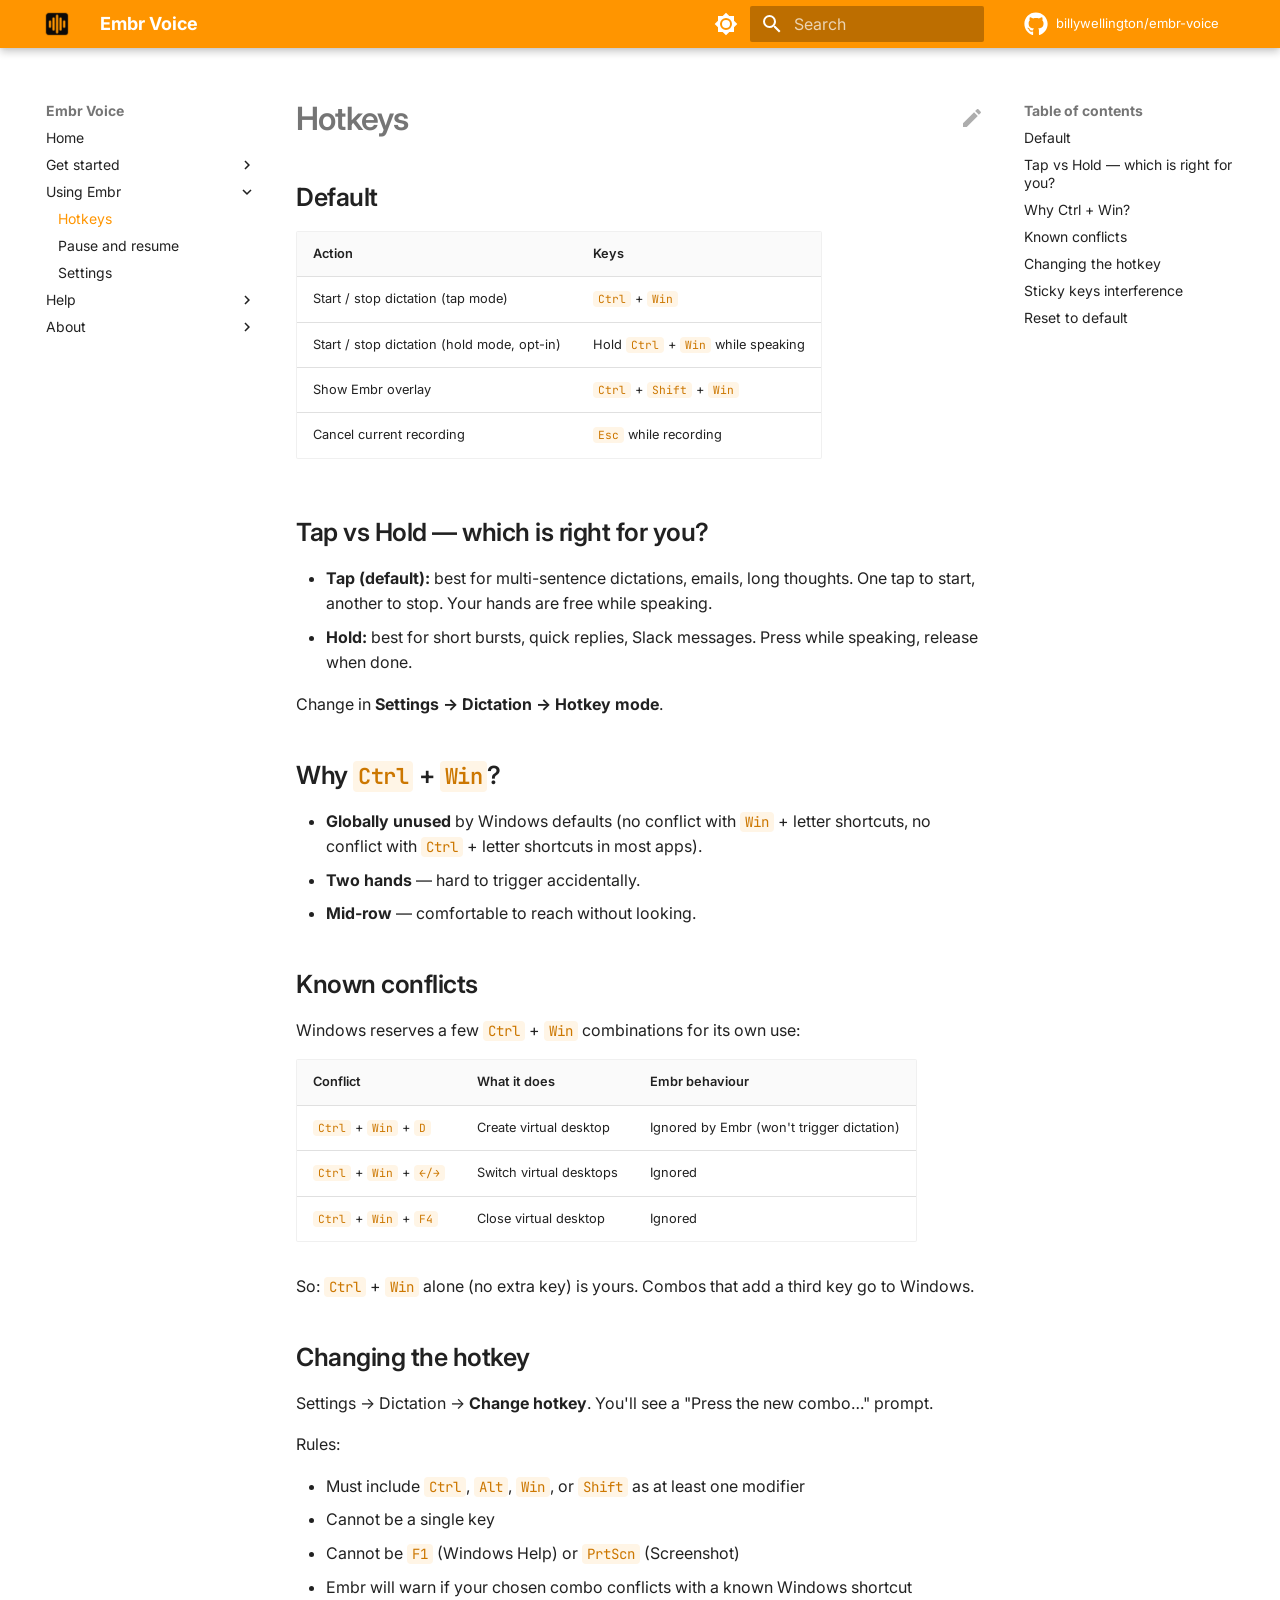
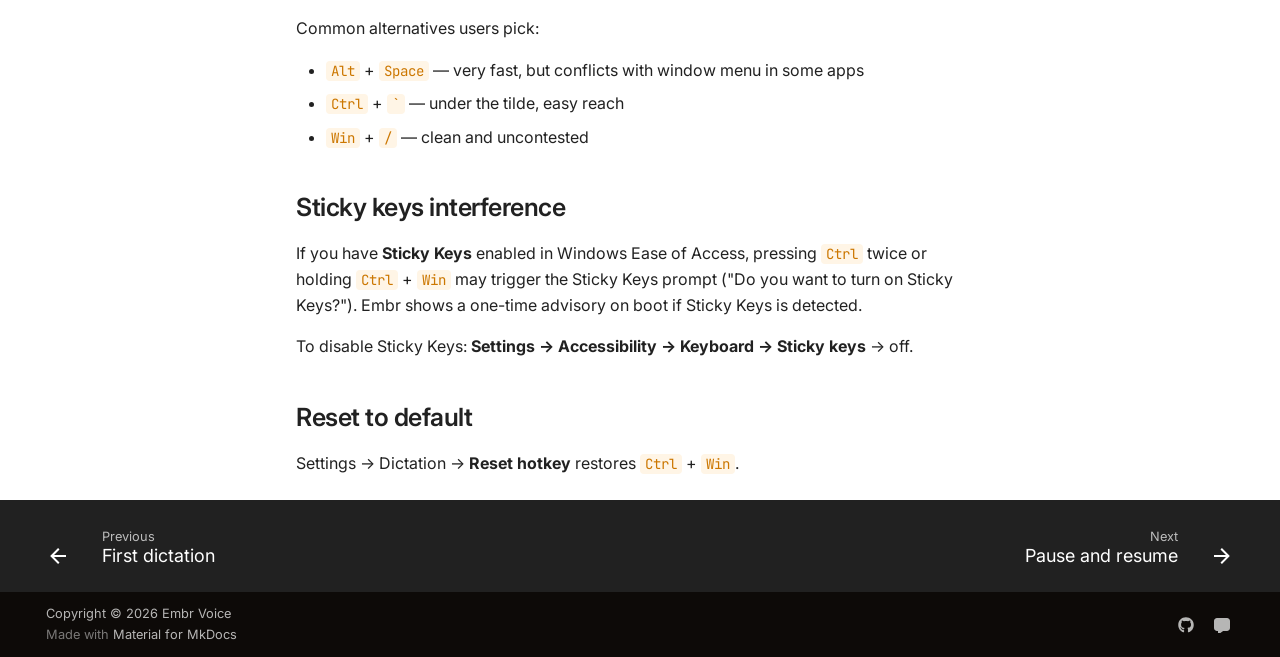
<file: hotkeys/index.html>
<!doctype html>
<html lang="en" class="no-js">
  <head>
    
      <meta charset="utf-8">
      <meta name="viewport" content="width=device-width,initial-scale=1">
      
        <meta name="description" content="Voice dictation for any Windows app. Free, open source, BYOK.">
      
      
        <meta name="author" content="Billy Wellington / Intellium Inc.">
      
      
        <link rel="canonical" href="https://billywellington.github.io/embr-voice/hotkeys/">
      
      
        <link rel="prev" href="../first-dictation/">
      
      
        <link rel="next" href="../pause-resume/">
      
      
        
      
      
      <link rel="icon" href="../embr-logo.ico">
      <meta name="generator" content="mkdocs-1.6.1, mkdocs-material-9.7.6">
    
    
      
        <title>Hotkeys - Embr Voice</title>
      
    
    
      <link rel="stylesheet" href="../assets/stylesheets/main.484c7ddc.min.css">
      
        
        <link rel="stylesheet" href="../assets/stylesheets/palette.ab4e12ef.min.css">
      
      


    
    
      
    
    
      
        
        
        <link rel="preconnect" href="https://fonts.gstatic.com" crossorigin>
        <link rel="stylesheet" href="https://fonts.googleapis.com/css?family=Inter:300,300i,400,400i,700,700i%7CJetBrains+Mono:400,400i,700,700i&display=fallback">
        <style>:root{--md-text-font:"Inter";--md-code-font:"JetBrains Mono"}</style>
      
    
    
      <link rel="stylesheet" href="../stylesheets/embr.css">
    
    <script>__md_scope=new URL("..",location),__md_hash=e=>[...e].reduce(((e,_)=>(e<<5)-e+_.charCodeAt(0)),0),__md_get=(e,_=localStorage,t=__md_scope)=>JSON.parse(_.getItem(t.pathname+"."+e)),__md_set=(e,_,t=localStorage,a=__md_scope)=>{try{t.setItem(a.pathname+"."+e,JSON.stringify(_))}catch(e){}}</script>
    
      

    
    
  </head>
  
  
    
    
      
    
    
    
    
    <body dir="ltr" data-md-color-scheme="default" data-md-color-primary="custom" data-md-color-accent="custom">
  
    
    <input class="md-toggle" data-md-toggle="drawer" type="checkbox" id="__drawer" autocomplete="off">
    <input class="md-toggle" data-md-toggle="search" type="checkbox" id="__search" autocomplete="off">
    <label class="md-overlay" for="__drawer"></label>
    <div data-md-component="skip">
      
        
        <a href="#hotkeys" class="md-skip">
          Skip to content
        </a>
      
    </div>
    <div data-md-component="announce">
      
    </div>
    
    
      

  

<header class="md-header md-header--shadow" data-md-component="header">
  <nav class="md-header__inner md-grid" aria-label="Header">
    <a href=".." title="Embr Voice" class="md-header__button md-logo" aria-label="Embr Voice" data-md-component="logo">
      
  <img src="../embr-logo.ico" alt="logo">

    </a>
    <label class="md-header__button md-icon" for="__drawer">
      
      <svg xmlns="http://www.w3.org/2000/svg" viewBox="0 0 24 24"><path d="M3 6h18v2H3zm0 5h18v2H3zm0 5h18v2H3z"/></svg>
    </label>
    <div class="md-header__title" data-md-component="header-title">
      <div class="md-header__ellipsis">
        <div class="md-header__topic">
          <span class="md-ellipsis">
            Embr Voice
          </span>
        </div>
        <div class="md-header__topic" data-md-component="header-topic">
          <span class="md-ellipsis">
            
              Hotkeys
            
          </span>
        </div>
      </div>
    </div>
    
      
        <form class="md-header__option" data-md-component="palette">
  
    
    
    
    <input class="md-option" data-md-color-media="(prefers-color-scheme: light)" data-md-color-scheme="default" data-md-color-primary="custom" data-md-color-accent="custom"  aria-label="Switch to dark mode"  type="radio" name="__palette" id="__palette_0">
    
      <label class="md-header__button md-icon" title="Switch to dark mode" for="__palette_1" hidden>
        <svg xmlns="http://www.w3.org/2000/svg" viewBox="0 0 24 24"><path d="M12 8a4 4 0 0 0-4 4 4 4 0 0 0 4 4 4 4 0 0 0 4-4 4 4 0 0 0-4-4m0 10a6 6 0 0 1-6-6 6 6 0 0 1 6-6 6 6 0 0 1 6 6 6 6 0 0 1-6 6m8-9.31V4h-4.69L12 .69 8.69 4H4v4.69L.69 12 4 15.31V20h4.69L12 23.31 15.31 20H20v-4.69L23.31 12z"/></svg>
      </label>
    
  
    
    
    
    <input class="md-option" data-md-color-media="(prefers-color-scheme: dark)" data-md-color-scheme="slate" data-md-color-primary="custom" data-md-color-accent="custom"  aria-label="Switch to light mode"  type="radio" name="__palette" id="__palette_1">
    
      <label class="md-header__button md-icon" title="Switch to light mode" for="__palette_0" hidden>
        <svg xmlns="http://www.w3.org/2000/svg" viewBox="0 0 24 24"><path d="M12 18c-.89 0-1.74-.2-2.5-.55C11.56 16.5 13 14.42 13 12s-1.44-4.5-3.5-5.45C10.26 6.2 11.11 6 12 6a6 6 0 0 1 6 6 6 6 0 0 1-6 6m8-9.31V4h-4.69L12 .69 8.69 4H4v4.69L.69 12 4 15.31V20h4.69L12 23.31 15.31 20H20v-4.69L23.31 12z"/></svg>
      </label>
    
  
</form>
      
    
    
      <script>var palette=__md_get("__palette");if(palette&&palette.color){if("(prefers-color-scheme)"===palette.color.media){var media=matchMedia("(prefers-color-scheme: light)"),input=document.querySelector(media.matches?"[data-md-color-media='(prefers-color-scheme: light)']":"[data-md-color-media='(prefers-color-scheme: dark)']");palette.color.media=input.getAttribute("data-md-color-media"),palette.color.scheme=input.getAttribute("data-md-color-scheme"),palette.color.primary=input.getAttribute("data-md-color-primary"),palette.color.accent=input.getAttribute("data-md-color-accent")}for(var[key,value]of Object.entries(palette.color))document.body.setAttribute("data-md-color-"+key,value)}</script>
    
    
    
      
      
        <label class="md-header__button md-icon" for="__search">
          
          <svg xmlns="http://www.w3.org/2000/svg" viewBox="0 0 24 24"><path d="M9.5 3A6.5 6.5 0 0 1 16 9.5c0 1.61-.59 3.09-1.56 4.23l.27.27h.79l5 5-1.5 1.5-5-5v-.79l-.27-.27A6.52 6.52 0 0 1 9.5 16 6.5 6.5 0 0 1 3 9.5 6.5 6.5 0 0 1 9.5 3m0 2C7 5 5 7 5 9.5S7 14 9.5 14 14 12 14 9.5 12 5 9.5 5"/></svg>
        </label>
        <div class="md-search" data-md-component="search" role="dialog">
  <label class="md-search__overlay" for="__search"></label>
  <div class="md-search__inner" role="search">
    <form class="md-search__form" name="search">
      <input type="text" class="md-search__input" name="query" aria-label="Search" placeholder="Search" autocapitalize="off" autocorrect="off" autocomplete="off" spellcheck="false" data-md-component="search-query" required>
      <label class="md-search__icon md-icon" for="__search">
        
        <svg xmlns="http://www.w3.org/2000/svg" viewBox="0 0 24 24"><path d="M9.5 3A6.5 6.5 0 0 1 16 9.5c0 1.61-.59 3.09-1.56 4.23l.27.27h.79l5 5-1.5 1.5-5-5v-.79l-.27-.27A6.52 6.52 0 0 1 9.5 16 6.5 6.5 0 0 1 3 9.5 6.5 6.5 0 0 1 9.5 3m0 2C7 5 5 7 5 9.5S7 14 9.5 14 14 12 14 9.5 12 5 9.5 5"/></svg>
        
        <svg xmlns="http://www.w3.org/2000/svg" viewBox="0 0 24 24"><path d="M20 11v2H8l5.5 5.5-1.42 1.42L4.16 12l7.92-7.92L13.5 5.5 8 11z"/></svg>
      </label>
      <nav class="md-search__options" aria-label="Search">
        
        <button type="reset" class="md-search__icon md-icon" title="Clear" aria-label="Clear" tabindex="-1">
          
          <svg xmlns="http://www.w3.org/2000/svg" viewBox="0 0 24 24"><path d="M19 6.41 17.59 5 12 10.59 6.41 5 5 6.41 10.59 12 5 17.59 6.41 19 12 13.41 17.59 19 19 17.59 13.41 12z"/></svg>
        </button>
      </nav>
      
        <div class="md-search__suggest" data-md-component="search-suggest"></div>
      
    </form>
    <div class="md-search__output">
      <div class="md-search__scrollwrap" tabindex="0" data-md-scrollfix>
        <div class="md-search-result" data-md-component="search-result">
          <div class="md-search-result__meta">
            Initializing search
          </div>
          <ol class="md-search-result__list" role="presentation"></ol>
        </div>
      </div>
    </div>
  </div>
</div>
      
    
    
      <div class="md-header__source">
        <a href="https://github.com/billywellington/embr-voice" title="Go to repository" class="md-source" data-md-component="source">
  <div class="md-source__icon md-icon">
    
    <svg xmlns="http://www.w3.org/2000/svg" viewBox="0 0 512 512"><!--! Font Awesome Free 7.1.0 by @fontawesome - https://fontawesome.com License - https://fontawesome.com/license/free (Icons: CC BY 4.0, Fonts: SIL OFL 1.1, Code: MIT License) Copyright 2025 Fonticons, Inc.--><path d="M173.9 397.4c0 2-2.3 3.6-5.2 3.6-3.3.3-5.6-1.3-5.6-3.6 0-2 2.3-3.6 5.2-3.6 3-.3 5.6 1.3 5.6 3.6m-31.1-4.5c-.7 2 1.3 4.3 4.3 4.9 2.6 1 5.6 0 6.2-2s-1.3-4.3-4.3-5.2c-2.6-.7-5.5.3-6.2 2.3m44.2-1.7c-2.9.7-4.9 2.6-4.6 4.9.3 2 2.9 3.3 5.9 2.6 2.9-.7 4.9-2.6 4.6-4.6-.3-1.9-3-3.2-5.9-2.9M252.8 8C114.1 8 8 113.3 8 252c0 110.9 69.8 205.8 169.5 239.2 12.8 2.3 17.3-5.6 17.3-12.1 0-6.2-.3-40.4-.3-61.4 0 0-70 15-84.7-29.8 0 0-11.4-29.1-27.8-36.6 0 0-22.9-15.7 1.6-15.4 0 0 24.9 2 38.6 25.8 21.9 38.6 58.6 27.5 72.9 20.9 2.3-16 8.8-27.1 16-33.7-55.9-6.2-112.3-14.3-112.3-110.5 0-27.5 7.6-41.3 23.6-58.9-2.6-6.5-11.1-33.3 2.6-67.9 20.9-6.5 69 27 69 27 20-5.6 41.5-8.5 62.8-8.5s42.8 2.9 62.8 8.5c0 0 48.1-33.6 69-27 13.7 34.7 5.2 61.4 2.6 67.9 16 17.7 25.8 31.5 25.8 58.9 0 96.5-58.9 104.2-114.8 110.5 9.2 7.9 17 22.9 17 46.4 0 33.7-.3 75.4-.3 83.6 0 6.5 4.6 14.4 17.3 12.1C436.2 457.8 504 362.9 504 252 504 113.3 391.5 8 252.8 8M105.2 352.9c-1.3 1-1 3.3.7 5.2 1.6 1.6 3.9 2.3 5.2 1 1.3-1 1-3.3-.7-5.2-1.6-1.6-3.9-2.3-5.2-1m-10.8-8.1c-.7 1.3.3 2.9 2.3 3.9 1.6 1 3.6.7 4.3-.7.7-1.3-.3-2.9-2.3-3.9-2-.6-3.6-.3-4.3.7m32.4 35.6c-1.6 1.3-1 4.3 1.3 6.2 2.3 2.3 5.2 2.6 6.5 1 1.3-1.3.7-4.3-1.3-6.2-2.2-2.3-5.2-2.6-6.5-1m-11.4-14.7c-1.6 1-1.6 3.6 0 5.9s4.3 3.3 5.6 2.3c1.6-1.3 1.6-3.9 0-6.2-1.4-2.3-4-3.3-5.6-2"/></svg>
  </div>
  <div class="md-source__repository">
    billywellington/embr-voice
  </div>
</a>
      </div>
    
  </nav>
  
</header>
    
    <div class="md-container" data-md-component="container">
      
      
        
          
        
      
      <main class="md-main" data-md-component="main">
        <div class="md-main__inner md-grid">
          
            
              
              <div class="md-sidebar md-sidebar--primary" data-md-component="sidebar" data-md-type="navigation" >
                <div class="md-sidebar__scrollwrap">
                  <div class="md-sidebar__inner">
                    



<nav class="md-nav md-nav--primary" aria-label="Navigation" data-md-level="0">
  <label class="md-nav__title" for="__drawer">
    <a href=".." title="Embr Voice" class="md-nav__button md-logo" aria-label="Embr Voice" data-md-component="logo">
      
  <img src="../embr-logo.ico" alt="logo">

    </a>
    Embr Voice
  </label>
  
    <div class="md-nav__source">
      <a href="https://github.com/billywellington/embr-voice" title="Go to repository" class="md-source" data-md-component="source">
  <div class="md-source__icon md-icon">
    
    <svg xmlns="http://www.w3.org/2000/svg" viewBox="0 0 512 512"><!--! Font Awesome Free 7.1.0 by @fontawesome - https://fontawesome.com License - https://fontawesome.com/license/free (Icons: CC BY 4.0, Fonts: SIL OFL 1.1, Code: MIT License) Copyright 2025 Fonticons, Inc.--><path d="M173.9 397.4c0 2-2.3 3.6-5.2 3.6-3.3.3-5.6-1.3-5.6-3.6 0-2 2.3-3.6 5.2-3.6 3-.3 5.6 1.3 5.6 3.6m-31.1-4.5c-.7 2 1.3 4.3 4.3 4.9 2.6 1 5.6 0 6.2-2s-1.3-4.3-4.3-5.2c-2.6-.7-5.5.3-6.2 2.3m44.2-1.7c-2.9.7-4.9 2.6-4.6 4.9.3 2 2.9 3.3 5.9 2.6 2.9-.7 4.9-2.6 4.6-4.6-.3-1.9-3-3.2-5.9-2.9M252.8 8C114.1 8 8 113.3 8 252c0 110.9 69.8 205.8 169.5 239.2 12.8 2.3 17.3-5.6 17.3-12.1 0-6.2-.3-40.4-.3-61.4 0 0-70 15-84.7-29.8 0 0-11.4-29.1-27.8-36.6 0 0-22.9-15.7 1.6-15.4 0 0 24.9 2 38.6 25.8 21.9 38.6 58.6 27.5 72.9 20.9 2.3-16 8.8-27.1 16-33.7-55.9-6.2-112.3-14.3-112.3-110.5 0-27.5 7.6-41.3 23.6-58.9-2.6-6.5-11.1-33.3 2.6-67.9 20.9-6.5 69 27 69 27 20-5.6 41.5-8.5 62.8-8.5s42.8 2.9 62.8 8.5c0 0 48.1-33.6 69-27 13.7 34.7 5.2 61.4 2.6 67.9 16 17.7 25.8 31.5 25.8 58.9 0 96.5-58.9 104.2-114.8 110.5 9.2 7.9 17 22.9 17 46.4 0 33.7-.3 75.4-.3 83.6 0 6.5 4.6 14.4 17.3 12.1C436.2 457.8 504 362.9 504 252 504 113.3 391.5 8 252.8 8M105.2 352.9c-1.3 1-1 3.3.7 5.2 1.6 1.6 3.9 2.3 5.2 1 1.3-1 1-3.3-.7-5.2-1.6-1.6-3.9-2.3-5.2-1m-10.8-8.1c-.7 1.3.3 2.9 2.3 3.9 1.6 1 3.6.7 4.3-.7.7-1.3-.3-2.9-2.3-3.9-2-.6-3.6-.3-4.3.7m32.4 35.6c-1.6 1.3-1 4.3 1.3 6.2 2.3 2.3 5.2 2.6 6.5 1 1.3-1.3.7-4.3-1.3-6.2-2.2-2.3-5.2-2.6-6.5-1m-11.4-14.7c-1.6 1-1.6 3.6 0 5.9s4.3 3.3 5.6 2.3c1.6-1.3 1.6-3.9 0-6.2-1.4-2.3-4-3.3-5.6-2"/></svg>
  </div>
  <div class="md-source__repository">
    billywellington/embr-voice
  </div>
</a>
    </div>
  
  <ul class="md-nav__list" data-md-scrollfix>
    
      
      
  
  
  
  
    <li class="md-nav__item">
      <a href=".." class="md-nav__link">
        
  
  
  <span class="md-ellipsis">
    
  
    Home
  

    
  </span>
  
  

      </a>
    </li>
  

    
      
      
  
  
  
  
    
    
    
    
    
    <li class="md-nav__item md-nav__item--nested">
      
        
        
        <input class="md-nav__toggle md-toggle " type="checkbox" id="__nav_2" >
        
          
          <label class="md-nav__link" for="__nav_2" id="__nav_2_label" tabindex="0">
            
  
  
  <span class="md-ellipsis">
    
  
    Get started
  

    
  </span>
  
  

            <span class="md-nav__icon md-icon"></span>
          </label>
        
        <nav class="md-nav" data-md-level="1" aria-labelledby="__nav_2_label" aria-expanded="false">
          <label class="md-nav__title" for="__nav_2">
            <span class="md-nav__icon md-icon"></span>
            
  
    Get started
  

          </label>
          <ul class="md-nav__list" data-md-scrollfix>
            
              
                
  
  
  
  
    <li class="md-nav__item">
      <a href="../install/" class="md-nav__link">
        
  
  
  <span class="md-ellipsis">
    
  
    Install
  

    
  </span>
  
  

      </a>
    </li>
  

              
            
              
                
  
  
  
  
    <li class="md-nav__item">
      <a href="../api-key/" class="md-nav__link">
        
  
  
  <span class="md-ellipsis">
    
  
    Add your OpenAI key
  

    
  </span>
  
  

      </a>
    </li>
  

              
            
              
                
  
  
  
  
    <li class="md-nav__item">
      <a href="../first-dictation/" class="md-nav__link">
        
  
  
  <span class="md-ellipsis">
    
  
    First dictation
  

    
  </span>
  
  

      </a>
    </li>
  

              
            
          </ul>
        </nav>
      
    </li>
  

    
      
      
  
  
    
  
  
  
    
    
    
    
    
    <li class="md-nav__item md-nav__item--active md-nav__item--nested">
      
        
        
        <input class="md-nav__toggle md-toggle " type="checkbox" id="__nav_3" checked>
        
          
          <label class="md-nav__link" for="__nav_3" id="__nav_3_label" tabindex="0">
            
  
  
  <span class="md-ellipsis">
    
  
    Using Embr
  

    
  </span>
  
  

            <span class="md-nav__icon md-icon"></span>
          </label>
        
        <nav class="md-nav" data-md-level="1" aria-labelledby="__nav_3_label" aria-expanded="true">
          <label class="md-nav__title" for="__nav_3">
            <span class="md-nav__icon md-icon"></span>
            
  
    Using Embr
  

          </label>
          <ul class="md-nav__list" data-md-scrollfix>
            
              
                
  
  
    
  
  
  
    <li class="md-nav__item md-nav__item--active">
      
      <input class="md-nav__toggle md-toggle" type="checkbox" id="__toc">
      
      
        
      
      
        <label class="md-nav__link md-nav__link--active" for="__toc">
          
  
  
  <span class="md-ellipsis">
    
  
    Hotkeys
  

    
  </span>
  
  

          <span class="md-nav__icon md-icon"></span>
        </label>
      
      <a href="./" class="md-nav__link md-nav__link--active">
        
  
  
  <span class="md-ellipsis">
    
  
    Hotkeys
  

    
  </span>
  
  

      </a>
      
        

<nav class="md-nav md-nav--secondary" aria-label="Table of contents">
  
  
  
    
  
  
    <label class="md-nav__title" for="__toc">
      <span class="md-nav__icon md-icon"></span>
      Table of contents
    </label>
    <ul class="md-nav__list" data-md-component="toc" data-md-scrollfix>
      
        <li class="md-nav__item">
  <a href="#default" class="md-nav__link">
    <span class="md-ellipsis">
      
        Default
      
    </span>
  </a>
  
</li>
      
        <li class="md-nav__item">
  <a href="#tap-vs-hold-which-is-right-for-you" class="md-nav__link">
    <span class="md-ellipsis">
      
        Tap vs Hold — which is right for you?
      
    </span>
  </a>
  
</li>
      
        <li class="md-nav__item">
  <a href="#why-ctrl-win" class="md-nav__link">
    <span class="md-ellipsis">
      
        Why Ctrl + Win?
      
    </span>
  </a>
  
</li>
      
        <li class="md-nav__item">
  <a href="#known-conflicts" class="md-nav__link">
    <span class="md-ellipsis">
      
        Known conflicts
      
    </span>
  </a>
  
</li>
      
        <li class="md-nav__item">
  <a href="#changing-the-hotkey" class="md-nav__link">
    <span class="md-ellipsis">
      
        Changing the hotkey
      
    </span>
  </a>
  
</li>
      
        <li class="md-nav__item">
  <a href="#sticky-keys-interference" class="md-nav__link">
    <span class="md-ellipsis">
      
        Sticky keys interference
      
    </span>
  </a>
  
</li>
      
        <li class="md-nav__item">
  <a href="#reset-to-default" class="md-nav__link">
    <span class="md-ellipsis">
      
        Reset to default
      
    </span>
  </a>
  
</li>
      
    </ul>
  
</nav>
      
    </li>
  

              
            
              
                
  
  
  
  
    <li class="md-nav__item">
      <a href="../pause-resume/" class="md-nav__link">
        
  
  
  <span class="md-ellipsis">
    
  
    Pause and resume
  

    
  </span>
  
  

      </a>
    </li>
  

              
            
              
                
  
  
  
  
    <li class="md-nav__item">
      <a href="../settings/" class="md-nav__link">
        
  
  
  <span class="md-ellipsis">
    
  
    Settings
  

    
  </span>
  
  

      </a>
    </li>
  

              
            
          </ul>
        </nav>
      
    </li>
  

    
      
      
  
  
  
  
    
    
    
    
    
    <li class="md-nav__item md-nav__item--nested">
      
        
        
        <input class="md-nav__toggle md-toggle " type="checkbox" id="__nav_4" >
        
          
          <label class="md-nav__link" for="__nav_4" id="__nav_4_label" tabindex="0">
            
  
  
  <span class="md-ellipsis">
    
  
    Help
  

    
  </span>
  
  

            <span class="md-nav__icon md-icon"></span>
          </label>
        
        <nav class="md-nav" data-md-level="1" aria-labelledby="__nav_4_label" aria-expanded="false">
          <label class="md-nav__title" for="__nav_4">
            <span class="md-nav__icon md-icon"></span>
            
  
    Help
  

          </label>
          <ul class="md-nav__list" data-md-scrollfix>
            
              
                
  
  
  
  
    <li class="md-nav__item">
      <a href="../troubleshooting/" class="md-nav__link">
        
  
  
  <span class="md-ellipsis">
    
  
    Troubleshooting
  

    
  </span>
  
  

      </a>
    </li>
  

              
            
              
                
  
  
  
  
    <li class="md-nav__item">
      <a href="../faq/" class="md-nav__link">
        
  
  
  <span class="md-ellipsis">
    
  
    FAQ
  

    
  </span>
  
  

      </a>
    </li>
  

              
            
          </ul>
        </nav>
      
    </li>
  

    
      
      
  
  
  
  
    
    
    
    
    
    <li class="md-nav__item md-nav__item--nested">
      
        
        
        <input class="md-nav__toggle md-toggle " type="checkbox" id="__nav_5" >
        
          
          <label class="md-nav__link" for="__nav_5" id="__nav_5_label" tabindex="0">
            
  
  
  <span class="md-ellipsis">
    
  
    About
  

    
  </span>
  
  

            <span class="md-nav__icon md-icon"></span>
          </label>
        
        <nav class="md-nav" data-md-level="1" aria-labelledby="__nav_5_label" aria-expanded="false">
          <label class="md-nav__title" for="__nav_5">
            <span class="md-nav__icon md-icon"></span>
            
  
    About
  

          </label>
          <ul class="md-nav__list" data-md-scrollfix>
            
              
                
  
  
  
  
    <li class="md-nav__item">
      <a href="../changelog/" class="md-nav__link">
        
  
  
  <span class="md-ellipsis">
    
  
    Changelog
  

    
  </span>
  
  

      </a>
    </li>
  

              
            
              
                
  
  
  
  
    <li class="md-nav__item">
      <a href="../license/" class="md-nav__link">
        
  
  
  <span class="md-ellipsis">
    
  
    License
  

    
  </span>
  
  

      </a>
    </li>
  

              
            
          </ul>
        </nav>
      
    </li>
  

    
  </ul>
</nav>
                  </div>
                </div>
              </div>
            
            
              
              <div class="md-sidebar md-sidebar--secondary" data-md-component="sidebar" data-md-type="toc" >
                <div class="md-sidebar__scrollwrap">
                  <div class="md-sidebar__inner">
                    

<nav class="md-nav md-nav--secondary" aria-label="Table of contents">
  
  
  
    
  
  
    <label class="md-nav__title" for="__toc">
      <span class="md-nav__icon md-icon"></span>
      Table of contents
    </label>
    <ul class="md-nav__list" data-md-component="toc" data-md-scrollfix>
      
        <li class="md-nav__item">
  <a href="#default" class="md-nav__link">
    <span class="md-ellipsis">
      
        Default
      
    </span>
  </a>
  
</li>
      
        <li class="md-nav__item">
  <a href="#tap-vs-hold-which-is-right-for-you" class="md-nav__link">
    <span class="md-ellipsis">
      
        Tap vs Hold — which is right for you?
      
    </span>
  </a>
  
</li>
      
        <li class="md-nav__item">
  <a href="#why-ctrl-win" class="md-nav__link">
    <span class="md-ellipsis">
      
        Why Ctrl + Win?
      
    </span>
  </a>
  
</li>
      
        <li class="md-nav__item">
  <a href="#known-conflicts" class="md-nav__link">
    <span class="md-ellipsis">
      
        Known conflicts
      
    </span>
  </a>
  
</li>
      
        <li class="md-nav__item">
  <a href="#changing-the-hotkey" class="md-nav__link">
    <span class="md-ellipsis">
      
        Changing the hotkey
      
    </span>
  </a>
  
</li>
      
        <li class="md-nav__item">
  <a href="#sticky-keys-interference" class="md-nav__link">
    <span class="md-ellipsis">
      
        Sticky keys interference
      
    </span>
  </a>
  
</li>
      
        <li class="md-nav__item">
  <a href="#reset-to-default" class="md-nav__link">
    <span class="md-ellipsis">
      
        Reset to default
      
    </span>
  </a>
  
</li>
      
    </ul>
  
</nav>
                  </div>
                </div>
              </div>
            
          
          
            <div class="md-content" data-md-component="content">
              
              <article class="md-content__inner md-typeset">
                
                  


  
    <a href="https://github.com/billywellington/embr-voice/edit/main/docs/hotkeys.md" title="Edit this page" class="md-content__button md-icon" rel="edit">
      
      <svg xmlns="http://www.w3.org/2000/svg" viewBox="0 0 24 24"><path d="M20.71 7.04c.39-.39.39-1.04 0-1.41l-2.34-2.34c-.37-.39-1.02-.39-1.41 0l-1.84 1.83 3.75 3.75M3 17.25V21h3.75L17.81 9.93l-3.75-3.75z"/></svg>
    </a>
  
  


<h1 id="hotkeys">Hotkeys<a class="headerlink" href="#hotkeys" title="Link to this section">&para;</a></h1>
<h2 id="default">Default<a class="headerlink" href="#default" title="Link to this section">&para;</a></h2>
<table>
<thead>
<tr>
<th>Action</th>
<th>Keys</th>
</tr>
</thead>
<tbody>
<tr>
<td>Start / stop dictation (tap mode)</td>
<td><code>Ctrl</code> + <code>Win</code></td>
</tr>
<tr>
<td>Start / stop dictation (hold mode, opt-in)</td>
<td>Hold <code>Ctrl</code> + <code>Win</code> while speaking</td>
</tr>
<tr>
<td>Show Embr overlay</td>
<td><code>Ctrl</code> + <code>Shift</code> + <code>Win</code></td>
</tr>
<tr>
<td>Cancel current recording</td>
<td><code>Esc</code> while recording</td>
</tr>
</tbody>
</table>
<h2 id="tap-vs-hold-which-is-right-for-you">Tap vs Hold — which is right for you?<a class="headerlink" href="#tap-vs-hold-which-is-right-for-you" title="Link to this section">&para;</a></h2>
<ul>
<li><strong>Tap (default):</strong> best for multi-sentence dictations, emails, long thoughts. One tap to start, another to stop. Your hands are free while speaking.</li>
<li><strong>Hold:</strong> best for short bursts, quick replies, Slack messages. Press while speaking, release when done.</li>
</ul>
<p>Change in <strong>Settings → Dictation → Hotkey mode</strong>.</p>
<h2 id="why-ctrl-win">Why <code>Ctrl</code> + <code>Win</code>?<a class="headerlink" href="#why-ctrl-win" title="Link to this section">&para;</a></h2>
<ul>
<li><strong>Globally unused</strong> by Windows defaults (no conflict with <code>Win</code> + letter shortcuts, no conflict with <code>Ctrl</code> + letter shortcuts in most apps).</li>
<li><strong>Two hands</strong> — hard to trigger accidentally.</li>
<li><strong>Mid-row</strong> — comfortable to reach without looking.</li>
</ul>
<h2 id="known-conflicts">Known conflicts<a class="headerlink" href="#known-conflicts" title="Link to this section">&para;</a></h2>
<p>Windows reserves a few <code>Ctrl</code> + <code>Win</code> combinations for its own use:</p>
<table>
<thead>
<tr>
<th>Conflict</th>
<th>What it does</th>
<th>Embr behaviour</th>
</tr>
</thead>
<tbody>
<tr>
<td><code>Ctrl</code> + <code>Win</code> + <code>D</code></td>
<td>Create virtual desktop</td>
<td>Ignored by Embr (won't trigger dictation)</td>
</tr>
<tr>
<td><code>Ctrl</code> + <code>Win</code> + <code>←/→</code></td>
<td>Switch virtual desktops</td>
<td>Ignored</td>
</tr>
<tr>
<td><code>Ctrl</code> + <code>Win</code> + <code>F4</code></td>
<td>Close virtual desktop</td>
<td>Ignored</td>
</tr>
</tbody>
</table>
<p>So: <code>Ctrl</code> + <code>Win</code> alone (no extra key) is yours. Combos that add a third key go to Windows.</p>
<h2 id="changing-the-hotkey">Changing the hotkey<a class="headerlink" href="#changing-the-hotkey" title="Link to this section">&para;</a></h2>
<p>Settings → Dictation → <strong>Change hotkey</strong>. You'll see a "Press the new combo…" prompt.</p>
<p>Rules:</p>
<ul>
<li>Must include <code>Ctrl</code>, <code>Alt</code>, <code>Win</code>, or <code>Shift</code> as at least one modifier</li>
<li>Cannot be a single key</li>
<li>Cannot be <code>F1</code> (Windows Help) or <code>PrtScn</code> (Screenshot)</li>
<li>Embr will warn if your chosen combo conflicts with a known Windows shortcut</li>
</ul>
<p>Common alternatives users pick:</p>
<ul>
<li><code>Alt</code> + <code>Space</code> — very fast, but conflicts with window menu in some apps</li>
<li><code>Ctrl</code> + <code>`</code> — under the tilde, easy reach</li>
<li><code>Win</code> + <code>/</code> — clean and uncontested</li>
</ul>
<h2 id="sticky-keys-interference">Sticky keys interference<a class="headerlink" href="#sticky-keys-interference" title="Link to this section">&para;</a></h2>
<p>If you have <strong>Sticky Keys</strong> enabled in Windows Ease of Access, pressing <code>Ctrl</code> twice or holding <code>Ctrl</code> + <code>Win</code> may trigger the Sticky Keys prompt ("Do you want to turn on Sticky Keys?"). Embr shows a one-time advisory on boot if Sticky Keys is detected.</p>
<p>To disable Sticky Keys: <strong>Settings → Accessibility → Keyboard → Sticky keys</strong> → off.</p>
<h2 id="reset-to-default">Reset to default<a class="headerlink" href="#reset-to-default" title="Link to this section">&para;</a></h2>
<p>Settings → Dictation → <strong>Reset hotkey</strong> restores <code>Ctrl</code> + <code>Win</code>.</p>












                
              </article>
            </div>
          
          
<script>var target=document.getElementById(location.hash.slice(1));target&&target.name&&(target.checked=target.name.startsWith("__tabbed_"))</script>
        </div>
        
          <button type="button" class="md-top md-icon" data-md-component="top" hidden>
  
  <svg xmlns="http://www.w3.org/2000/svg" viewBox="0 0 24 24"><path d="M13 20h-2V8l-5.5 5.5-1.42-1.42L12 4.16l7.92 7.92-1.42 1.42L13 8z"/></svg>
  Back to top
</button>
        
      </main>
      
        <footer class="md-footer">
  
    
      
      <nav class="md-footer__inner md-grid" aria-label="Footer" >
        
          
          <a href="../first-dictation/" class="md-footer__link md-footer__link--prev" aria-label="Previous: First dictation">
            <div class="md-footer__button md-icon">
              
              <svg xmlns="http://www.w3.org/2000/svg" viewBox="0 0 24 24"><path d="M20 11v2H8l5.5 5.5-1.42 1.42L4.16 12l7.92-7.92L13.5 5.5 8 11z"/></svg>
            </div>
            <div class="md-footer__title">
              <span class="md-footer__direction">
                Previous
              </span>
              <div class="md-ellipsis">
                First dictation
              </div>
            </div>
          </a>
        
        
          
          <a href="../pause-resume/" class="md-footer__link md-footer__link--next" aria-label="Next: Pause and resume">
            <div class="md-footer__title">
              <span class="md-footer__direction">
                Next
              </span>
              <div class="md-ellipsis">
                Pause and resume
              </div>
            </div>
            <div class="md-footer__button md-icon">
              
              <svg xmlns="http://www.w3.org/2000/svg" viewBox="0 0 24 24"><path d="M4 11v2h12l-5.5 5.5 1.42 1.42L19.84 12l-7.92-7.92L10.5 5.5 16 11z"/></svg>
            </div>
          </a>
        
      </nav>
    
  
  <div class="md-footer-meta md-typeset">
    <div class="md-footer-meta__inner md-grid">
      <div class="md-copyright">
  
    <div class="md-copyright__highlight">
      Copyright &copy; 2026 Embr Voice
    </div>
  
  
    Made with
    <a href="https://squidfunk.github.io/mkdocs-material/" target="_blank" rel="noopener">
      Material for MkDocs
    </a>
  
</div>
      
        
<div class="md-social">
  
    
    
    
    
    <a href="https://github.com/embr-voice/embr" target="_blank" rel="noopener" title="GitHub" class="md-social__link">
      <svg xmlns="http://www.w3.org/2000/svg" viewBox="0 0 512 512"><!--! Font Awesome Free 7.1.0 by @fontawesome - https://fontawesome.com License - https://fontawesome.com/license/free (Icons: CC BY 4.0, Fonts: SIL OFL 1.1, Code: MIT License) Copyright 2025 Fonticons, Inc.--><path d="M173.9 397.4c0 2-2.3 3.6-5.2 3.6-3.3.3-5.6-1.3-5.6-3.6 0-2 2.3-3.6 5.2-3.6 3-.3 5.6 1.3 5.6 3.6m-31.1-4.5c-.7 2 1.3 4.3 4.3 4.9 2.6 1 5.6 0 6.2-2s-1.3-4.3-4.3-5.2c-2.6-.7-5.5.3-6.2 2.3m44.2-1.7c-2.9.7-4.9 2.6-4.6 4.9.3 2 2.9 3.3 5.9 2.6 2.9-.7 4.9-2.6 4.6-4.6-.3-1.9-3-3.2-5.9-2.9M252.8 8C114.1 8 8 113.3 8 252c0 110.9 69.8 205.8 169.5 239.2 12.8 2.3 17.3-5.6 17.3-12.1 0-6.2-.3-40.4-.3-61.4 0 0-70 15-84.7-29.8 0 0-11.4-29.1-27.8-36.6 0 0-22.9-15.7 1.6-15.4 0 0 24.9 2 38.6 25.8 21.9 38.6 58.6 27.5 72.9 20.9 2.3-16 8.8-27.1 16-33.7-55.9-6.2-112.3-14.3-112.3-110.5 0-27.5 7.6-41.3 23.6-58.9-2.6-6.5-11.1-33.3 2.6-67.9 20.9-6.5 69 27 69 27 20-5.6 41.5-8.5 62.8-8.5s42.8 2.9 62.8 8.5c0 0 48.1-33.6 69-27 13.7 34.7 5.2 61.4 2.6 67.9 16 17.7 25.8 31.5 25.8 58.9 0 96.5-58.9 104.2-114.8 110.5 9.2 7.9 17 22.9 17 46.4 0 33.7-.3 75.4-.3 83.6 0 6.5 4.6 14.4 17.3 12.1C436.2 457.8 504 362.9 504 252 504 113.3 391.5 8 252.8 8M105.2 352.9c-1.3 1-1 3.3.7 5.2 1.6 1.6 3.9 2.3 5.2 1 1.3-1 1-3.3-.7-5.2-1.6-1.6-3.9-2.3-5.2-1m-10.8-8.1c-.7 1.3.3 2.9 2.3 3.9 1.6 1 3.6.7 4.3-.7.7-1.3-.3-2.9-2.3-3.9-2-.6-3.6-.3-4.3.7m32.4 35.6c-1.6 1.3-1 4.3 1.3 6.2 2.3 2.3 5.2 2.6 6.5 1 1.3-1.3.7-4.3-1.3-6.2-2.2-2.3-5.2-2.6-6.5-1m-11.4-14.7c-1.6 1-1.6 3.6 0 5.9s4.3 3.3 5.6 2.3c1.6-1.3 1.6-3.9 0-6.2-1.4-2.3-4-3.3-5.6-2"/></svg>
    </a>
  
    
    
    
    
    <a href="https://github.com/embr-voice/embr/discussions" target="_blank" rel="noopener" title="GitHub Discussions" class="md-social__link">
      <svg xmlns="http://www.w3.org/2000/svg" viewBox="0 0 512 512"><!--! Font Awesome Free 7.1.0 by @fontawesome - https://fontawesome.com License - https://fontawesome.com/license/free (Icons: CC BY 4.0, Fonts: SIL OFL 1.1, Code: MIT License) Copyright 2025 Fonticons, Inc.--><path d="M0 352V128c0-53 43-96 96-96h320c53 0 96 43 96 96v224c0 53-43 96-96 96H296c-5.2 0-10.2 1.7-14.4 4.8l-115.2 86.4c-4.2 3.1-9.2 4.8-14.4 4.8-13.3 0-24-10.7-24-24v-72H96c-53 0-96-43-96-96"/></svg>
    </a>
  
</div>
      
    </div>
  </div>
</footer>
      
    </div>
    <div class="md-dialog" data-md-component="dialog">
      <div class="md-dialog__inner md-typeset"></div>
    </div>
    
    
    
      
      
      <script id="__config" type="application/json">{"annotate": null, "base": "..", "features": ["navigation.instant", "navigation.tracking", "navigation.top", "navigation.footer", "search.suggest", "search.highlight", "content.action.edit", "content.code.copy", "toc.follow"], "search": "../assets/javascripts/workers/search.2c215733.min.js", "tags": null, "translations": {"clipboard.copied": "Copied to clipboard", "clipboard.copy": "Copy to clipboard", "search.result.more.one": "1 more on this page", "search.result.more.other": "# more on this page", "search.result.none": "No matching documents", "search.result.one": "1 matching document", "search.result.other": "# matching documents", "search.result.placeholder": "Type to start searching", "search.result.term.missing": "Missing", "select.version": "Select version"}, "version": null}</script>
    
    
      <script src="../assets/javascripts/bundle.79ae519e.min.js"></script>
      
    
  </body>
</html>
</file>
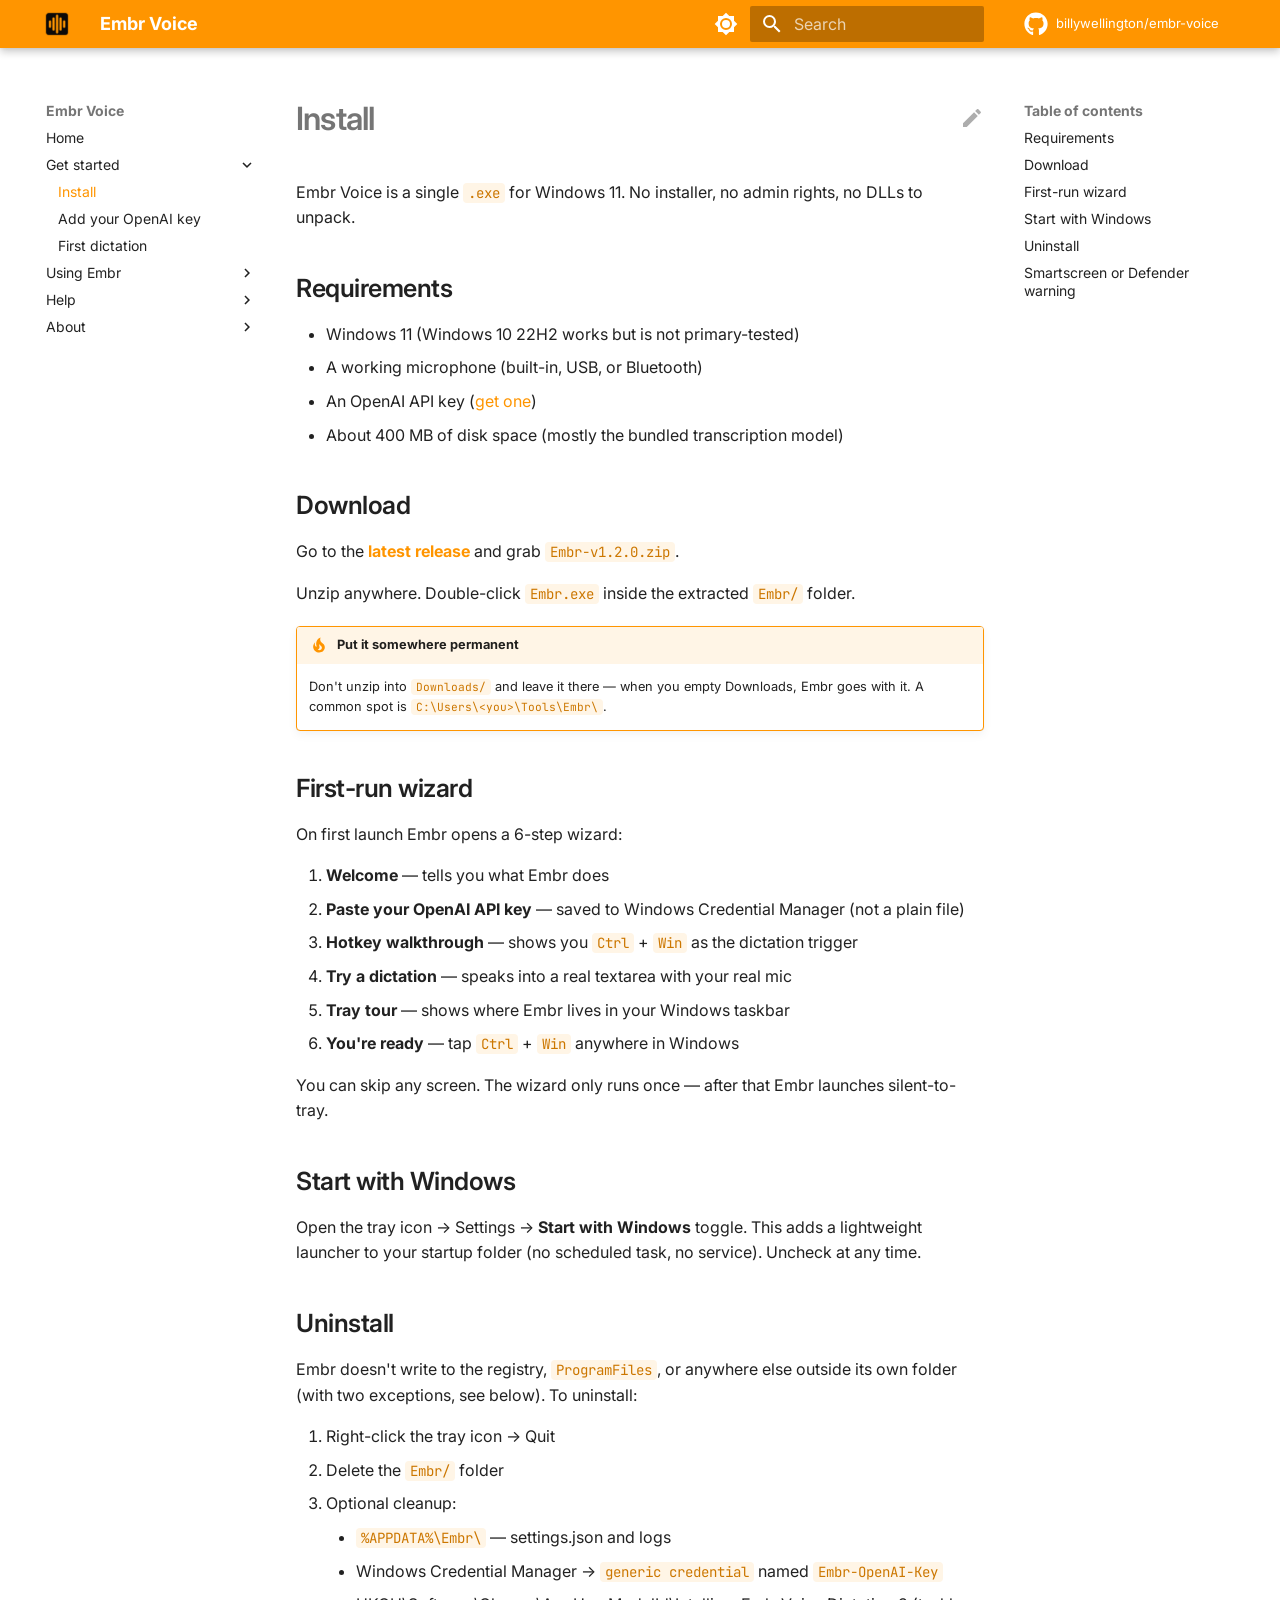
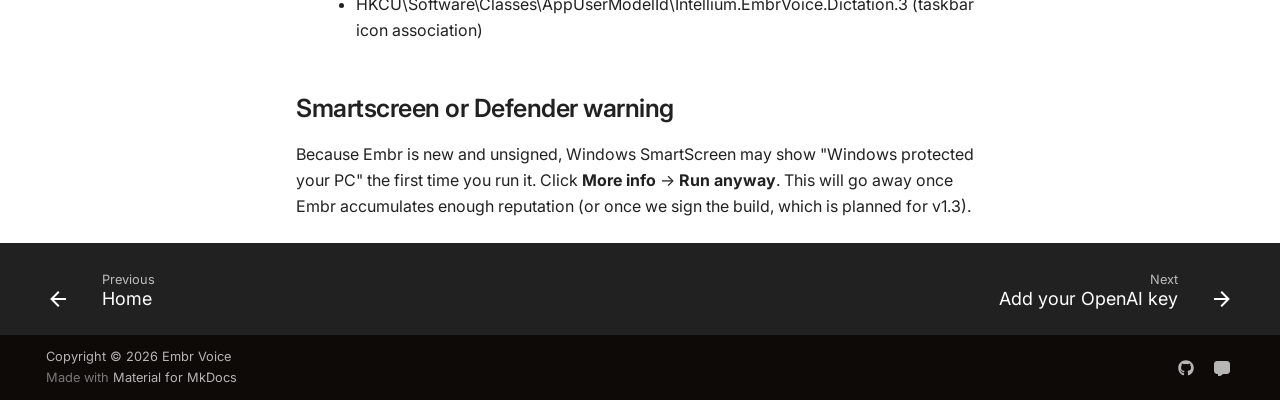
<file: install/index.html>
<!doctype html>
<html lang="en" class="no-js">
  <head>
    
      <meta charset="utf-8">
      <meta name="viewport" content="width=device-width,initial-scale=1">
      
        <meta name="description" content="Voice dictation for any Windows app. Free, open source, BYOK.">
      
      
        <meta name="author" content="Billy Wellington / Intellium Inc.">
      
      
        <link rel="canonical" href="https://billywellington.github.io/embr-voice/install/">
      
      
        <link rel="prev" href="..">
      
      
        <link rel="next" href="../api-key/">
      
      
        
      
      
      <link rel="icon" href="../embr-logo.ico">
      <meta name="generator" content="mkdocs-1.6.1, mkdocs-material-9.7.6">
    
    
      
        <title>Install - Embr Voice</title>
      
    
    
      <link rel="stylesheet" href="../assets/stylesheets/main.484c7ddc.min.css">
      
        
        <link rel="stylesheet" href="../assets/stylesheets/palette.ab4e12ef.min.css">
      
      


    
    
      
    
    
      
        
        
        <link rel="preconnect" href="https://fonts.gstatic.com" crossorigin>
        <link rel="stylesheet" href="https://fonts.googleapis.com/css?family=Inter:300,300i,400,400i,700,700i%7CJetBrains+Mono:400,400i,700,700i&display=fallback">
        <style>:root{--md-text-font:"Inter";--md-code-font:"JetBrains Mono"}</style>
      
    
    
      <link rel="stylesheet" href="../stylesheets/embr.css">
    
    <script>__md_scope=new URL("..",location),__md_hash=e=>[...e].reduce(((e,_)=>(e<<5)-e+_.charCodeAt(0)),0),__md_get=(e,_=localStorage,t=__md_scope)=>JSON.parse(_.getItem(t.pathname+"."+e)),__md_set=(e,_,t=localStorage,a=__md_scope)=>{try{t.setItem(a.pathname+"."+e,JSON.stringify(_))}catch(e){}}</script>
    
      

    
    
  </head>
  
  
    
    
      
    
    
    
    
    <body dir="ltr" data-md-color-scheme="default" data-md-color-primary="custom" data-md-color-accent="custom">
  
    
    <input class="md-toggle" data-md-toggle="drawer" type="checkbox" id="__drawer" autocomplete="off">
    <input class="md-toggle" data-md-toggle="search" type="checkbox" id="__search" autocomplete="off">
    <label class="md-overlay" for="__drawer"></label>
    <div data-md-component="skip">
      
        
        <a href="#install" class="md-skip">
          Skip to content
        </a>
      
    </div>
    <div data-md-component="announce">
      
    </div>
    
    
      

  

<header class="md-header md-header--shadow" data-md-component="header">
  <nav class="md-header__inner md-grid" aria-label="Header">
    <a href=".." title="Embr Voice" class="md-header__button md-logo" aria-label="Embr Voice" data-md-component="logo">
      
  <img src="../embr-logo.ico" alt="logo">

    </a>
    <label class="md-header__button md-icon" for="__drawer">
      
      <svg xmlns="http://www.w3.org/2000/svg" viewBox="0 0 24 24"><path d="M3 6h18v2H3zm0 5h18v2H3zm0 5h18v2H3z"/></svg>
    </label>
    <div class="md-header__title" data-md-component="header-title">
      <div class="md-header__ellipsis">
        <div class="md-header__topic">
          <span class="md-ellipsis">
            Embr Voice
          </span>
        </div>
        <div class="md-header__topic" data-md-component="header-topic">
          <span class="md-ellipsis">
            
              Install
            
          </span>
        </div>
      </div>
    </div>
    
      
        <form class="md-header__option" data-md-component="palette">
  
    
    
    
    <input class="md-option" data-md-color-media="(prefers-color-scheme: light)" data-md-color-scheme="default" data-md-color-primary="custom" data-md-color-accent="custom"  aria-label="Switch to dark mode"  type="radio" name="__palette" id="__palette_0">
    
      <label class="md-header__button md-icon" title="Switch to dark mode" for="__palette_1" hidden>
        <svg xmlns="http://www.w3.org/2000/svg" viewBox="0 0 24 24"><path d="M12 8a4 4 0 0 0-4 4 4 4 0 0 0 4 4 4 4 0 0 0 4-4 4 4 0 0 0-4-4m0 10a6 6 0 0 1-6-6 6 6 0 0 1 6-6 6 6 0 0 1 6 6 6 6 0 0 1-6 6m8-9.31V4h-4.69L12 .69 8.69 4H4v4.69L.69 12 4 15.31V20h4.69L12 23.31 15.31 20H20v-4.69L23.31 12z"/></svg>
      </label>
    
  
    
    
    
    <input class="md-option" data-md-color-media="(prefers-color-scheme: dark)" data-md-color-scheme="slate" data-md-color-primary="custom" data-md-color-accent="custom"  aria-label="Switch to light mode"  type="radio" name="__palette" id="__palette_1">
    
      <label class="md-header__button md-icon" title="Switch to light mode" for="__palette_0" hidden>
        <svg xmlns="http://www.w3.org/2000/svg" viewBox="0 0 24 24"><path d="M12 18c-.89 0-1.74-.2-2.5-.55C11.56 16.5 13 14.42 13 12s-1.44-4.5-3.5-5.45C10.26 6.2 11.11 6 12 6a6 6 0 0 1 6 6 6 6 0 0 1-6 6m8-9.31V4h-4.69L12 .69 8.69 4H4v4.69L.69 12 4 15.31V20h4.69L12 23.31 15.31 20H20v-4.69L23.31 12z"/></svg>
      </label>
    
  
</form>
      
    
    
      <script>var palette=__md_get("__palette");if(palette&&palette.color){if("(prefers-color-scheme)"===palette.color.media){var media=matchMedia("(prefers-color-scheme: light)"),input=document.querySelector(media.matches?"[data-md-color-media='(prefers-color-scheme: light)']":"[data-md-color-media='(prefers-color-scheme: dark)']");palette.color.media=input.getAttribute("data-md-color-media"),palette.color.scheme=input.getAttribute("data-md-color-scheme"),palette.color.primary=input.getAttribute("data-md-color-primary"),palette.color.accent=input.getAttribute("data-md-color-accent")}for(var[key,value]of Object.entries(palette.color))document.body.setAttribute("data-md-color-"+key,value)}</script>
    
    
    
      
      
        <label class="md-header__button md-icon" for="__search">
          
          <svg xmlns="http://www.w3.org/2000/svg" viewBox="0 0 24 24"><path d="M9.5 3A6.5 6.5 0 0 1 16 9.5c0 1.61-.59 3.09-1.56 4.23l.27.27h.79l5 5-1.5 1.5-5-5v-.79l-.27-.27A6.52 6.52 0 0 1 9.5 16 6.5 6.5 0 0 1 3 9.5 6.5 6.5 0 0 1 9.5 3m0 2C7 5 5 7 5 9.5S7 14 9.5 14 14 12 14 9.5 12 5 9.5 5"/></svg>
        </label>
        <div class="md-search" data-md-component="search" role="dialog">
  <label class="md-search__overlay" for="__search"></label>
  <div class="md-search__inner" role="search">
    <form class="md-search__form" name="search">
      <input type="text" class="md-search__input" name="query" aria-label="Search" placeholder="Search" autocapitalize="off" autocorrect="off" autocomplete="off" spellcheck="false" data-md-component="search-query" required>
      <label class="md-search__icon md-icon" for="__search">
        
        <svg xmlns="http://www.w3.org/2000/svg" viewBox="0 0 24 24"><path d="M9.5 3A6.5 6.5 0 0 1 16 9.5c0 1.61-.59 3.09-1.56 4.23l.27.27h.79l5 5-1.5 1.5-5-5v-.79l-.27-.27A6.52 6.52 0 0 1 9.5 16 6.5 6.5 0 0 1 3 9.5 6.5 6.5 0 0 1 9.5 3m0 2C7 5 5 7 5 9.5S7 14 9.5 14 14 12 14 9.5 12 5 9.5 5"/></svg>
        
        <svg xmlns="http://www.w3.org/2000/svg" viewBox="0 0 24 24"><path d="M20 11v2H8l5.5 5.5-1.42 1.42L4.16 12l7.92-7.92L13.5 5.5 8 11z"/></svg>
      </label>
      <nav class="md-search__options" aria-label="Search">
        
        <button type="reset" class="md-search__icon md-icon" title="Clear" aria-label="Clear" tabindex="-1">
          
          <svg xmlns="http://www.w3.org/2000/svg" viewBox="0 0 24 24"><path d="M19 6.41 17.59 5 12 10.59 6.41 5 5 6.41 10.59 12 5 17.59 6.41 19 12 13.41 17.59 19 19 17.59 13.41 12z"/></svg>
        </button>
      </nav>
      
        <div class="md-search__suggest" data-md-component="search-suggest"></div>
      
    </form>
    <div class="md-search__output">
      <div class="md-search__scrollwrap" tabindex="0" data-md-scrollfix>
        <div class="md-search-result" data-md-component="search-result">
          <div class="md-search-result__meta">
            Initializing search
          </div>
          <ol class="md-search-result__list" role="presentation"></ol>
        </div>
      </div>
    </div>
  </div>
</div>
      
    
    
      <div class="md-header__source">
        <a href="https://github.com/billywellington/embr-voice" title="Go to repository" class="md-source" data-md-component="source">
  <div class="md-source__icon md-icon">
    
    <svg xmlns="http://www.w3.org/2000/svg" viewBox="0 0 512 512"><!--! Font Awesome Free 7.1.0 by @fontawesome - https://fontawesome.com License - https://fontawesome.com/license/free (Icons: CC BY 4.0, Fonts: SIL OFL 1.1, Code: MIT License) Copyright 2025 Fonticons, Inc.--><path d="M173.9 397.4c0 2-2.3 3.6-5.2 3.6-3.3.3-5.6-1.3-5.6-3.6 0-2 2.3-3.6 5.2-3.6 3-.3 5.6 1.3 5.6 3.6m-31.1-4.5c-.7 2 1.3 4.3 4.3 4.9 2.6 1 5.6 0 6.2-2s-1.3-4.3-4.3-5.2c-2.6-.7-5.5.3-6.2 2.3m44.2-1.7c-2.9.7-4.9 2.6-4.6 4.9.3 2 2.9 3.3 5.9 2.6 2.9-.7 4.9-2.6 4.6-4.6-.3-1.9-3-3.2-5.9-2.9M252.8 8C114.1 8 8 113.3 8 252c0 110.9 69.8 205.8 169.5 239.2 12.8 2.3 17.3-5.6 17.3-12.1 0-6.2-.3-40.4-.3-61.4 0 0-70 15-84.7-29.8 0 0-11.4-29.1-27.8-36.6 0 0-22.9-15.7 1.6-15.4 0 0 24.9 2 38.6 25.8 21.9 38.6 58.6 27.5 72.9 20.9 2.3-16 8.8-27.1 16-33.7-55.9-6.2-112.3-14.3-112.3-110.5 0-27.5 7.6-41.3 23.6-58.9-2.6-6.5-11.1-33.3 2.6-67.9 20.9-6.5 69 27 69 27 20-5.6 41.5-8.5 62.8-8.5s42.8 2.9 62.8 8.5c0 0 48.1-33.6 69-27 13.7 34.7 5.2 61.4 2.6 67.9 16 17.7 25.8 31.5 25.8 58.9 0 96.5-58.9 104.2-114.8 110.5 9.2 7.9 17 22.9 17 46.4 0 33.7-.3 75.4-.3 83.6 0 6.5 4.6 14.4 17.3 12.1C436.2 457.8 504 362.9 504 252 504 113.3 391.5 8 252.8 8M105.2 352.9c-1.3 1-1 3.3.7 5.2 1.6 1.6 3.9 2.3 5.2 1 1.3-1 1-3.3-.7-5.2-1.6-1.6-3.9-2.3-5.2-1m-10.8-8.1c-.7 1.3.3 2.9 2.3 3.9 1.6 1 3.6.7 4.3-.7.7-1.3-.3-2.9-2.3-3.9-2-.6-3.6-.3-4.3.7m32.4 35.6c-1.6 1.3-1 4.3 1.3 6.2 2.3 2.3 5.2 2.6 6.5 1 1.3-1.3.7-4.3-1.3-6.2-2.2-2.3-5.2-2.6-6.5-1m-11.4-14.7c-1.6 1-1.6 3.6 0 5.9s4.3 3.3 5.6 2.3c1.6-1.3 1.6-3.9 0-6.2-1.4-2.3-4-3.3-5.6-2"/></svg>
  </div>
  <div class="md-source__repository">
    billywellington/embr-voice
  </div>
</a>
      </div>
    
  </nav>
  
</header>
    
    <div class="md-container" data-md-component="container">
      
      
        
          
        
      
      <main class="md-main" data-md-component="main">
        <div class="md-main__inner md-grid">
          
            
              
              <div class="md-sidebar md-sidebar--primary" data-md-component="sidebar" data-md-type="navigation" >
                <div class="md-sidebar__scrollwrap">
                  <div class="md-sidebar__inner">
                    



<nav class="md-nav md-nav--primary" aria-label="Navigation" data-md-level="0">
  <label class="md-nav__title" for="__drawer">
    <a href=".." title="Embr Voice" class="md-nav__button md-logo" aria-label="Embr Voice" data-md-component="logo">
      
  <img src="../embr-logo.ico" alt="logo">

    </a>
    Embr Voice
  </label>
  
    <div class="md-nav__source">
      <a href="https://github.com/billywellington/embr-voice" title="Go to repository" class="md-source" data-md-component="source">
  <div class="md-source__icon md-icon">
    
    <svg xmlns="http://www.w3.org/2000/svg" viewBox="0 0 512 512"><!--! Font Awesome Free 7.1.0 by @fontawesome - https://fontawesome.com License - https://fontawesome.com/license/free (Icons: CC BY 4.0, Fonts: SIL OFL 1.1, Code: MIT License) Copyright 2025 Fonticons, Inc.--><path d="M173.9 397.4c0 2-2.3 3.6-5.2 3.6-3.3.3-5.6-1.3-5.6-3.6 0-2 2.3-3.6 5.2-3.6 3-.3 5.6 1.3 5.6 3.6m-31.1-4.5c-.7 2 1.3 4.3 4.3 4.9 2.6 1 5.6 0 6.2-2s-1.3-4.3-4.3-5.2c-2.6-.7-5.5.3-6.2 2.3m44.2-1.7c-2.9.7-4.9 2.6-4.6 4.9.3 2 2.9 3.3 5.9 2.6 2.9-.7 4.9-2.6 4.6-4.6-.3-1.9-3-3.2-5.9-2.9M252.8 8C114.1 8 8 113.3 8 252c0 110.9 69.8 205.8 169.5 239.2 12.8 2.3 17.3-5.6 17.3-12.1 0-6.2-.3-40.4-.3-61.4 0 0-70 15-84.7-29.8 0 0-11.4-29.1-27.8-36.6 0 0-22.9-15.7 1.6-15.4 0 0 24.9 2 38.6 25.8 21.9 38.6 58.6 27.5 72.9 20.9 2.3-16 8.8-27.1 16-33.7-55.9-6.2-112.3-14.3-112.3-110.5 0-27.5 7.6-41.3 23.6-58.9-2.6-6.5-11.1-33.3 2.6-67.9 20.9-6.5 69 27 69 27 20-5.6 41.5-8.5 62.8-8.5s42.8 2.9 62.8 8.5c0 0 48.1-33.6 69-27 13.7 34.7 5.2 61.4 2.6 67.9 16 17.7 25.8 31.5 25.8 58.9 0 96.5-58.9 104.2-114.8 110.5 9.2 7.9 17 22.9 17 46.4 0 33.7-.3 75.4-.3 83.6 0 6.5 4.6 14.4 17.3 12.1C436.2 457.8 504 362.9 504 252 504 113.3 391.5 8 252.8 8M105.2 352.9c-1.3 1-1 3.3.7 5.2 1.6 1.6 3.9 2.3 5.2 1 1.3-1 1-3.3-.7-5.2-1.6-1.6-3.9-2.3-5.2-1m-10.8-8.1c-.7 1.3.3 2.9 2.3 3.9 1.6 1 3.6.7 4.3-.7.7-1.3-.3-2.9-2.3-3.9-2-.6-3.6-.3-4.3.7m32.4 35.6c-1.6 1.3-1 4.3 1.3 6.2 2.3 2.3 5.2 2.6 6.5 1 1.3-1.3.7-4.3-1.3-6.2-2.2-2.3-5.2-2.6-6.5-1m-11.4-14.7c-1.6 1-1.6 3.6 0 5.9s4.3 3.3 5.6 2.3c1.6-1.3 1.6-3.9 0-6.2-1.4-2.3-4-3.3-5.6-2"/></svg>
  </div>
  <div class="md-source__repository">
    billywellington/embr-voice
  </div>
</a>
    </div>
  
  <ul class="md-nav__list" data-md-scrollfix>
    
      
      
  
  
  
  
    <li class="md-nav__item">
      <a href=".." class="md-nav__link">
        
  
  
  <span class="md-ellipsis">
    
  
    Home
  

    
  </span>
  
  

      </a>
    </li>
  

    
      
      
  
  
    
  
  
  
    
    
    
    
    
    <li class="md-nav__item md-nav__item--active md-nav__item--nested">
      
        
        
        <input class="md-nav__toggle md-toggle " type="checkbox" id="__nav_2" checked>
        
          
          <label class="md-nav__link" for="__nav_2" id="__nav_2_label" tabindex="0">
            
  
  
  <span class="md-ellipsis">
    
  
    Get started
  

    
  </span>
  
  

            <span class="md-nav__icon md-icon"></span>
          </label>
        
        <nav class="md-nav" data-md-level="1" aria-labelledby="__nav_2_label" aria-expanded="true">
          <label class="md-nav__title" for="__nav_2">
            <span class="md-nav__icon md-icon"></span>
            
  
    Get started
  

          </label>
          <ul class="md-nav__list" data-md-scrollfix>
            
              
                
  
  
    
  
  
  
    <li class="md-nav__item md-nav__item--active">
      
      <input class="md-nav__toggle md-toggle" type="checkbox" id="__toc">
      
      
        
      
      
        <label class="md-nav__link md-nav__link--active" for="__toc">
          
  
  
  <span class="md-ellipsis">
    
  
    Install
  

    
  </span>
  
  

          <span class="md-nav__icon md-icon"></span>
        </label>
      
      <a href="./" class="md-nav__link md-nav__link--active">
        
  
  
  <span class="md-ellipsis">
    
  
    Install
  

    
  </span>
  
  

      </a>
      
        

<nav class="md-nav md-nav--secondary" aria-label="Table of contents">
  
  
  
    
  
  
    <label class="md-nav__title" for="__toc">
      <span class="md-nav__icon md-icon"></span>
      Table of contents
    </label>
    <ul class="md-nav__list" data-md-component="toc" data-md-scrollfix>
      
        <li class="md-nav__item">
  <a href="#requirements" class="md-nav__link">
    <span class="md-ellipsis">
      
        Requirements
      
    </span>
  </a>
  
</li>
      
        <li class="md-nav__item">
  <a href="#download" class="md-nav__link">
    <span class="md-ellipsis">
      
        Download
      
    </span>
  </a>
  
</li>
      
        <li class="md-nav__item">
  <a href="#first-run-wizard" class="md-nav__link">
    <span class="md-ellipsis">
      
        First-run wizard
      
    </span>
  </a>
  
</li>
      
        <li class="md-nav__item">
  <a href="#start-with-windows" class="md-nav__link">
    <span class="md-ellipsis">
      
        Start with Windows
      
    </span>
  </a>
  
</li>
      
        <li class="md-nav__item">
  <a href="#uninstall" class="md-nav__link">
    <span class="md-ellipsis">
      
        Uninstall
      
    </span>
  </a>
  
</li>
      
        <li class="md-nav__item">
  <a href="#smartscreen-or-defender-warning" class="md-nav__link">
    <span class="md-ellipsis">
      
        Smartscreen or Defender warning
      
    </span>
  </a>
  
</li>
      
    </ul>
  
</nav>
      
    </li>
  

              
            
              
                
  
  
  
  
    <li class="md-nav__item">
      <a href="../api-key/" class="md-nav__link">
        
  
  
  <span class="md-ellipsis">
    
  
    Add your OpenAI key
  

    
  </span>
  
  

      </a>
    </li>
  

              
            
              
                
  
  
  
  
    <li class="md-nav__item">
      <a href="../first-dictation/" class="md-nav__link">
        
  
  
  <span class="md-ellipsis">
    
  
    First dictation
  

    
  </span>
  
  

      </a>
    </li>
  

              
            
          </ul>
        </nav>
      
    </li>
  

    
      
      
  
  
  
  
    
    
    
    
    
    <li class="md-nav__item md-nav__item--nested">
      
        
        
        <input class="md-nav__toggle md-toggle " type="checkbox" id="__nav_3" >
        
          
          <label class="md-nav__link" for="__nav_3" id="__nav_3_label" tabindex="0">
            
  
  
  <span class="md-ellipsis">
    
  
    Using Embr
  

    
  </span>
  
  

            <span class="md-nav__icon md-icon"></span>
          </label>
        
        <nav class="md-nav" data-md-level="1" aria-labelledby="__nav_3_label" aria-expanded="false">
          <label class="md-nav__title" for="__nav_3">
            <span class="md-nav__icon md-icon"></span>
            
  
    Using Embr
  

          </label>
          <ul class="md-nav__list" data-md-scrollfix>
            
              
                
  
  
  
  
    <li class="md-nav__item">
      <a href="../hotkeys/" class="md-nav__link">
        
  
  
  <span class="md-ellipsis">
    
  
    Hotkeys
  

    
  </span>
  
  

      </a>
    </li>
  

              
            
              
                
  
  
  
  
    <li class="md-nav__item">
      <a href="../pause-resume/" class="md-nav__link">
        
  
  
  <span class="md-ellipsis">
    
  
    Pause and resume
  

    
  </span>
  
  

      </a>
    </li>
  

              
            
              
                
  
  
  
  
    <li class="md-nav__item">
      <a href="../settings/" class="md-nav__link">
        
  
  
  <span class="md-ellipsis">
    
  
    Settings
  

    
  </span>
  
  

      </a>
    </li>
  

              
            
          </ul>
        </nav>
      
    </li>
  

    
      
      
  
  
  
  
    
    
    
    
    
    <li class="md-nav__item md-nav__item--nested">
      
        
        
        <input class="md-nav__toggle md-toggle " type="checkbox" id="__nav_4" >
        
          
          <label class="md-nav__link" for="__nav_4" id="__nav_4_label" tabindex="0">
            
  
  
  <span class="md-ellipsis">
    
  
    Help
  

    
  </span>
  
  

            <span class="md-nav__icon md-icon"></span>
          </label>
        
        <nav class="md-nav" data-md-level="1" aria-labelledby="__nav_4_label" aria-expanded="false">
          <label class="md-nav__title" for="__nav_4">
            <span class="md-nav__icon md-icon"></span>
            
  
    Help
  

          </label>
          <ul class="md-nav__list" data-md-scrollfix>
            
              
                
  
  
  
  
    <li class="md-nav__item">
      <a href="../troubleshooting/" class="md-nav__link">
        
  
  
  <span class="md-ellipsis">
    
  
    Troubleshooting
  

    
  </span>
  
  

      </a>
    </li>
  

              
            
              
                
  
  
  
  
    <li class="md-nav__item">
      <a href="../faq/" class="md-nav__link">
        
  
  
  <span class="md-ellipsis">
    
  
    FAQ
  

    
  </span>
  
  

      </a>
    </li>
  

              
            
          </ul>
        </nav>
      
    </li>
  

    
      
      
  
  
  
  
    
    
    
    
    
    <li class="md-nav__item md-nav__item--nested">
      
        
        
        <input class="md-nav__toggle md-toggle " type="checkbox" id="__nav_5" >
        
          
          <label class="md-nav__link" for="__nav_5" id="__nav_5_label" tabindex="0">
            
  
  
  <span class="md-ellipsis">
    
  
    About
  

    
  </span>
  
  

            <span class="md-nav__icon md-icon"></span>
          </label>
        
        <nav class="md-nav" data-md-level="1" aria-labelledby="__nav_5_label" aria-expanded="false">
          <label class="md-nav__title" for="__nav_5">
            <span class="md-nav__icon md-icon"></span>
            
  
    About
  

          </label>
          <ul class="md-nav__list" data-md-scrollfix>
            
              
                
  
  
  
  
    <li class="md-nav__item">
      <a href="../changelog/" class="md-nav__link">
        
  
  
  <span class="md-ellipsis">
    
  
    Changelog
  

    
  </span>
  
  

      </a>
    </li>
  

              
            
              
                
  
  
  
  
    <li class="md-nav__item">
      <a href="../license/" class="md-nav__link">
        
  
  
  <span class="md-ellipsis">
    
  
    License
  

    
  </span>
  
  

      </a>
    </li>
  

              
            
          </ul>
        </nav>
      
    </li>
  

    
  </ul>
</nav>
                  </div>
                </div>
              </div>
            
            
              
              <div class="md-sidebar md-sidebar--secondary" data-md-component="sidebar" data-md-type="toc" >
                <div class="md-sidebar__scrollwrap">
                  <div class="md-sidebar__inner">
                    

<nav class="md-nav md-nav--secondary" aria-label="Table of contents">
  
  
  
    
  
  
    <label class="md-nav__title" for="__toc">
      <span class="md-nav__icon md-icon"></span>
      Table of contents
    </label>
    <ul class="md-nav__list" data-md-component="toc" data-md-scrollfix>
      
        <li class="md-nav__item">
  <a href="#requirements" class="md-nav__link">
    <span class="md-ellipsis">
      
        Requirements
      
    </span>
  </a>
  
</li>
      
        <li class="md-nav__item">
  <a href="#download" class="md-nav__link">
    <span class="md-ellipsis">
      
        Download
      
    </span>
  </a>
  
</li>
      
        <li class="md-nav__item">
  <a href="#first-run-wizard" class="md-nav__link">
    <span class="md-ellipsis">
      
        First-run wizard
      
    </span>
  </a>
  
</li>
      
        <li class="md-nav__item">
  <a href="#start-with-windows" class="md-nav__link">
    <span class="md-ellipsis">
      
        Start with Windows
      
    </span>
  </a>
  
</li>
      
        <li class="md-nav__item">
  <a href="#uninstall" class="md-nav__link">
    <span class="md-ellipsis">
      
        Uninstall
      
    </span>
  </a>
  
</li>
      
        <li class="md-nav__item">
  <a href="#smartscreen-or-defender-warning" class="md-nav__link">
    <span class="md-ellipsis">
      
        Smartscreen or Defender warning
      
    </span>
  </a>
  
</li>
      
    </ul>
  
</nav>
                  </div>
                </div>
              </div>
            
          
          
            <div class="md-content" data-md-component="content">
              
              <article class="md-content__inner md-typeset">
                
                  


  
    <a href="https://github.com/billywellington/embr-voice/edit/main/docs/install.md" title="Edit this page" class="md-content__button md-icon" rel="edit">
      
      <svg xmlns="http://www.w3.org/2000/svg" viewBox="0 0 24 24"><path d="M20.71 7.04c.39-.39.39-1.04 0-1.41l-2.34-2.34c-.37-.39-1.02-.39-1.41 0l-1.84 1.83 3.75 3.75M3 17.25V21h3.75L17.81 9.93l-3.75-3.75z"/></svg>
    </a>
  
  


<h1 id="install">Install<a class="headerlink" href="#install" title="Link to this section">&para;</a></h1>
<p>Embr Voice is a single <code>.exe</code> for Windows 11. No installer, no admin rights, no DLLs to unpack.</p>
<h2 id="requirements">Requirements<a class="headerlink" href="#requirements" title="Link to this section">&para;</a></h2>
<ul>
<li>Windows 11 (Windows 10 22H2 works but is not primary-tested)</li>
<li>A working microphone (built-in, USB, or Bluetooth)</li>
<li>An OpenAI API key (<a href="../api-key/">get one</a>)</li>
<li>About 400 MB of disk space (mostly the bundled transcription model)</li>
</ul>
<h2 id="download">Download<a class="headerlink" href="#download" title="Link to this section">&para;</a></h2>
<p>Go to the <strong><a href="https://github.com/billywellington/embr-voice/releases/latest">latest release</a></strong> and grab <code>Embr-v1.2.0.zip</code>.</p>
<p>Unzip anywhere. Double-click <code>Embr.exe</code> inside the extracted <code>Embr/</code> folder.</p>
<div class="admonition tip">
<p class="admonition-title">Put it somewhere permanent</p>
<p>Don't unzip into <code>Downloads/</code> and leave it there — when you empty Downloads, Embr goes with it. A common spot is <code>C:\Users\&lt;you&gt;\Tools\Embr\</code>.</p>
</div>
<h2 id="first-run-wizard">First-run wizard<a class="headerlink" href="#first-run-wizard" title="Link to this section">&para;</a></h2>
<p>On first launch Embr opens a 6-step wizard:</p>
<ol>
<li><strong>Welcome</strong> — tells you what Embr does</li>
<li><strong>Paste your OpenAI API key</strong> — saved to Windows Credential Manager (not a plain file)</li>
<li><strong>Hotkey walkthrough</strong> — shows you <code>Ctrl</code> + <code>Win</code> as the dictation trigger</li>
<li><strong>Try a dictation</strong> — speaks into a real textarea with your real mic</li>
<li><strong>Tray tour</strong> — shows where Embr lives in your Windows taskbar</li>
<li><strong>You're ready</strong> — tap <code>Ctrl</code> + <code>Win</code> anywhere in Windows</li>
</ol>
<p>You can skip any screen. The wizard only runs once — after that Embr launches silent-to-tray.</p>
<h2 id="start-with-windows">Start with Windows<a class="headerlink" href="#start-with-windows" title="Link to this section">&para;</a></h2>
<p>Open the tray icon → Settings → <strong>Start with Windows</strong> toggle. This adds a lightweight launcher to your startup folder (no scheduled task, no service). Uncheck at any time.</p>
<h2 id="uninstall">Uninstall<a class="headerlink" href="#uninstall" title="Link to this section">&para;</a></h2>
<p>Embr doesn't write to the registry, <code>ProgramFiles</code>, or anywhere else outside its own folder (with two exceptions, see below). To uninstall:</p>
<ol>
<li>Right-click the tray icon → Quit</li>
<li>Delete the <code>Embr/</code> folder</li>
<li>Optional cleanup:<ul>
<li><code>%APPDATA%\Embr\</code> — settings.json and logs</li>
<li>Windows Credential Manager → <code>generic credential</code> named <code>Embr-OpenAI-Key</code></li>
<li>HKCU\Software\Classes\AppUserModelId\Intellium.EmbrVoice.Dictation.3 (taskbar icon association)</li>
</ul>
</li>
</ol>
<h2 id="smartscreen-or-defender-warning">Smartscreen or Defender warning<a class="headerlink" href="#smartscreen-or-defender-warning" title="Link to this section">&para;</a></h2>
<p>Because Embr is new and unsigned, Windows SmartScreen may show "Windows protected your PC" the first time you run it. Click <strong>More info</strong> → <strong>Run anyway</strong>. This will go away once Embr accumulates enough reputation (or once we sign the build, which is planned for v1.3).</p>












                
              </article>
            </div>
          
          
<script>var target=document.getElementById(location.hash.slice(1));target&&target.name&&(target.checked=target.name.startsWith("__tabbed_"))</script>
        </div>
        
          <button type="button" class="md-top md-icon" data-md-component="top" hidden>
  
  <svg xmlns="http://www.w3.org/2000/svg" viewBox="0 0 24 24"><path d="M13 20h-2V8l-5.5 5.5-1.42-1.42L12 4.16l7.92 7.92-1.42 1.42L13 8z"/></svg>
  Back to top
</button>
        
      </main>
      
        <footer class="md-footer">
  
    
      
      <nav class="md-footer__inner md-grid" aria-label="Footer" >
        
          
          <a href=".." class="md-footer__link md-footer__link--prev" aria-label="Previous: Home">
            <div class="md-footer__button md-icon">
              
              <svg xmlns="http://www.w3.org/2000/svg" viewBox="0 0 24 24"><path d="M20 11v2H8l5.5 5.5-1.42 1.42L4.16 12l7.92-7.92L13.5 5.5 8 11z"/></svg>
            </div>
            <div class="md-footer__title">
              <span class="md-footer__direction">
                Previous
              </span>
              <div class="md-ellipsis">
                Home
              </div>
            </div>
          </a>
        
        
          
          <a href="../api-key/" class="md-footer__link md-footer__link--next" aria-label="Next: Add your OpenAI key">
            <div class="md-footer__title">
              <span class="md-footer__direction">
                Next
              </span>
              <div class="md-ellipsis">
                Add your OpenAI key
              </div>
            </div>
            <div class="md-footer__button md-icon">
              
              <svg xmlns="http://www.w3.org/2000/svg" viewBox="0 0 24 24"><path d="M4 11v2h12l-5.5 5.5 1.42 1.42L19.84 12l-7.92-7.92L10.5 5.5 16 11z"/></svg>
            </div>
          </a>
        
      </nav>
    
  
  <div class="md-footer-meta md-typeset">
    <div class="md-footer-meta__inner md-grid">
      <div class="md-copyright">
  
    <div class="md-copyright__highlight">
      Copyright &copy; 2026 Embr Voice
    </div>
  
  
    Made with
    <a href="https://squidfunk.github.io/mkdocs-material/" target="_blank" rel="noopener">
      Material for MkDocs
    </a>
  
</div>
      
        
<div class="md-social">
  
    
    
    
    
    <a href="https://github.com/embr-voice/embr" target="_blank" rel="noopener" title="GitHub" class="md-social__link">
      <svg xmlns="http://www.w3.org/2000/svg" viewBox="0 0 512 512"><!--! Font Awesome Free 7.1.0 by @fontawesome - https://fontawesome.com License - https://fontawesome.com/license/free (Icons: CC BY 4.0, Fonts: SIL OFL 1.1, Code: MIT License) Copyright 2025 Fonticons, Inc.--><path d="M173.9 397.4c0 2-2.3 3.6-5.2 3.6-3.3.3-5.6-1.3-5.6-3.6 0-2 2.3-3.6 5.2-3.6 3-.3 5.6 1.3 5.6 3.6m-31.1-4.5c-.7 2 1.3 4.3 4.3 4.9 2.6 1 5.6 0 6.2-2s-1.3-4.3-4.3-5.2c-2.6-.7-5.5.3-6.2 2.3m44.2-1.7c-2.9.7-4.9 2.6-4.6 4.9.3 2 2.9 3.3 5.9 2.6 2.9-.7 4.9-2.6 4.6-4.6-.3-1.9-3-3.2-5.9-2.9M252.8 8C114.1 8 8 113.3 8 252c0 110.9 69.8 205.8 169.5 239.2 12.8 2.3 17.3-5.6 17.3-12.1 0-6.2-.3-40.4-.3-61.4 0 0-70 15-84.7-29.8 0 0-11.4-29.1-27.8-36.6 0 0-22.9-15.7 1.6-15.4 0 0 24.9 2 38.6 25.8 21.9 38.6 58.6 27.5 72.9 20.9 2.3-16 8.8-27.1 16-33.7-55.9-6.2-112.3-14.3-112.3-110.5 0-27.5 7.6-41.3 23.6-58.9-2.6-6.5-11.1-33.3 2.6-67.9 20.9-6.5 69 27 69 27 20-5.6 41.5-8.5 62.8-8.5s42.8 2.9 62.8 8.5c0 0 48.1-33.6 69-27 13.7 34.7 5.2 61.4 2.6 67.9 16 17.7 25.8 31.5 25.8 58.9 0 96.5-58.9 104.2-114.8 110.5 9.2 7.9 17 22.9 17 46.4 0 33.7-.3 75.4-.3 83.6 0 6.5 4.6 14.4 17.3 12.1C436.2 457.8 504 362.9 504 252 504 113.3 391.5 8 252.8 8M105.2 352.9c-1.3 1-1 3.3.7 5.2 1.6 1.6 3.9 2.3 5.2 1 1.3-1 1-3.3-.7-5.2-1.6-1.6-3.9-2.3-5.2-1m-10.8-8.1c-.7 1.3.3 2.9 2.3 3.9 1.6 1 3.6.7 4.3-.7.7-1.3-.3-2.9-2.3-3.9-2-.6-3.6-.3-4.3.7m32.4 35.6c-1.6 1.3-1 4.3 1.3 6.2 2.3 2.3 5.2 2.6 6.5 1 1.3-1.3.7-4.3-1.3-6.2-2.2-2.3-5.2-2.6-6.5-1m-11.4-14.7c-1.6 1-1.6 3.6 0 5.9s4.3 3.3 5.6 2.3c1.6-1.3 1.6-3.9 0-6.2-1.4-2.3-4-3.3-5.6-2"/></svg>
    </a>
  
    
    
    
    
    <a href="https://github.com/embr-voice/embr/discussions" target="_blank" rel="noopener" title="GitHub Discussions" class="md-social__link">
      <svg xmlns="http://www.w3.org/2000/svg" viewBox="0 0 512 512"><!--! Font Awesome Free 7.1.0 by @fontawesome - https://fontawesome.com License - https://fontawesome.com/license/free (Icons: CC BY 4.0, Fonts: SIL OFL 1.1, Code: MIT License) Copyright 2025 Fonticons, Inc.--><path d="M0 352V128c0-53 43-96 96-96h320c53 0 96 43 96 96v224c0 53-43 96-96 96H296c-5.2 0-10.2 1.7-14.4 4.8l-115.2 86.4c-4.2 3.1-9.2 4.8-14.4 4.8-13.3 0-24-10.7-24-24v-72H96c-53 0-96-43-96-96"/></svg>
    </a>
  
</div>
      
    </div>
  </div>
</footer>
      
    </div>
    <div class="md-dialog" data-md-component="dialog">
      <div class="md-dialog__inner md-typeset"></div>
    </div>
    
    
    
      
      
      <script id="__config" type="application/json">{"annotate": null, "base": "..", "features": ["navigation.instant", "navigation.tracking", "navigation.top", "navigation.footer", "search.suggest", "search.highlight", "content.action.edit", "content.code.copy", "toc.follow"], "search": "../assets/javascripts/workers/search.2c215733.min.js", "tags": null, "translations": {"clipboard.copied": "Copied to clipboard", "clipboard.copy": "Copy to clipboard", "search.result.more.one": "1 more on this page", "search.result.more.other": "# more on this page", "search.result.none": "No matching documents", "search.result.one": "1 matching document", "search.result.other": "# matching documents", "search.result.placeholder": "Type to start searching", "search.result.term.missing": "Missing", "select.version": "Select version"}, "version": null}</script>
    
    
      <script src="../assets/javascripts/bundle.79ae519e.min.js"></script>
      
    
  </body>
</html>
</file>
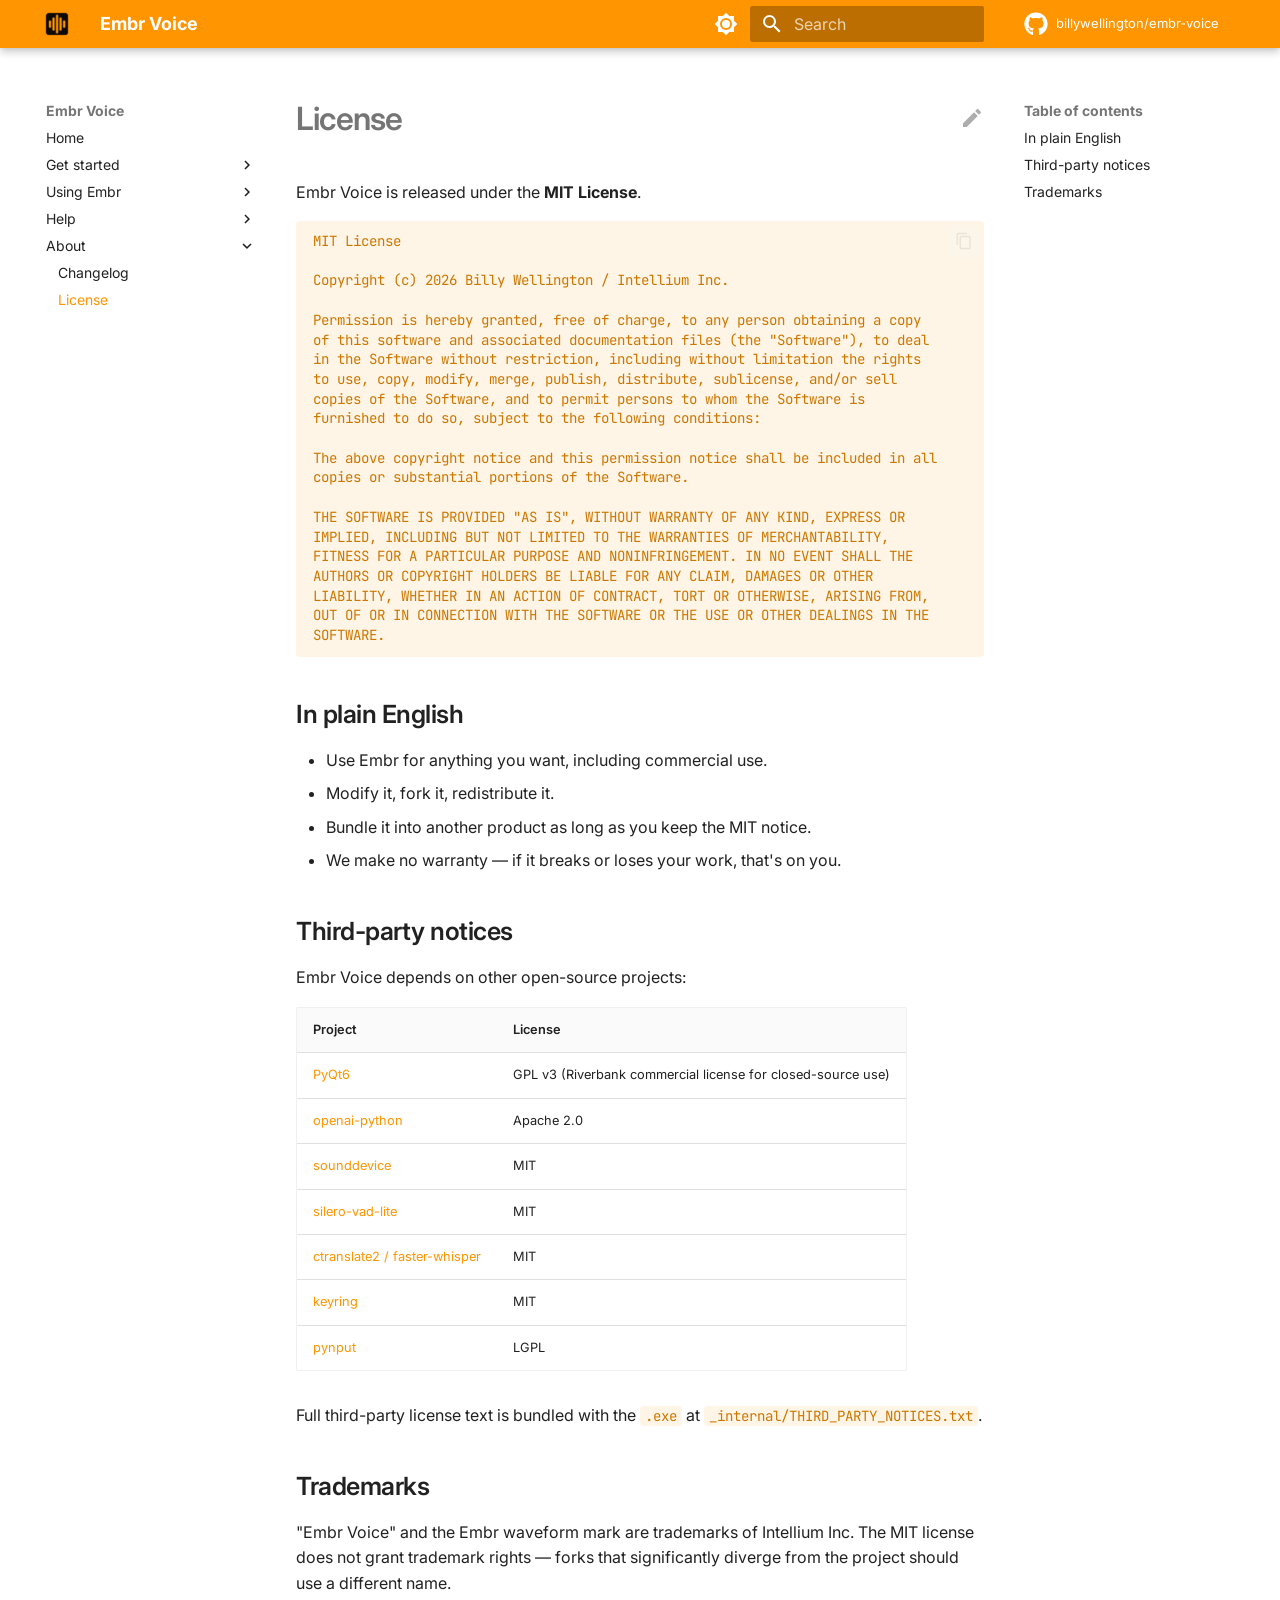
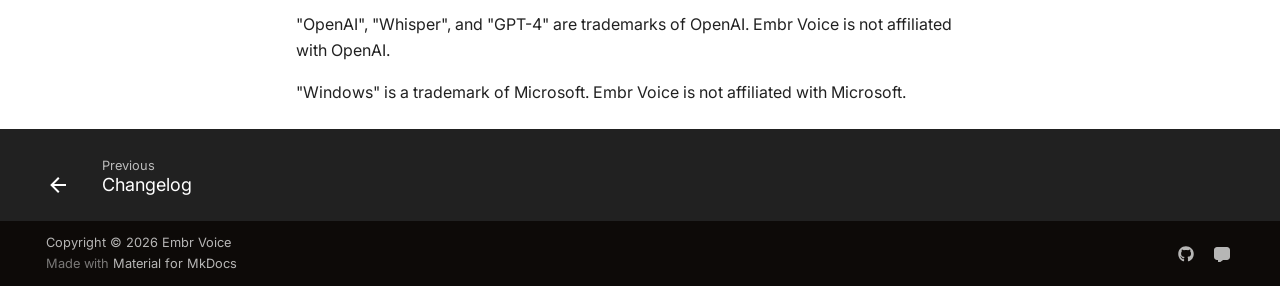
<file: license/index.html>
<!doctype html>
<html lang="en" class="no-js">
  <head>
    
      <meta charset="utf-8">
      <meta name="viewport" content="width=device-width,initial-scale=1">
      
        <meta name="description" content="Voice dictation for any Windows app. Free, open source, BYOK.">
      
      
        <meta name="author" content="Billy Wellington / Intellium Inc.">
      
      
        <link rel="canonical" href="https://billywellington.github.io/embr-voice/license/">
      
      
        <link rel="prev" href="../changelog/">
      
      
      
        
      
      
      <link rel="icon" href="../embr-logo.ico">
      <meta name="generator" content="mkdocs-1.6.1, mkdocs-material-9.7.6">
    
    
      
        <title>License - Embr Voice</title>
      
    
    
      <link rel="stylesheet" href="../assets/stylesheets/main.484c7ddc.min.css">
      
        
        <link rel="stylesheet" href="../assets/stylesheets/palette.ab4e12ef.min.css">
      
      


    
    
      
    
    
      
        
        
        <link rel="preconnect" href="https://fonts.gstatic.com" crossorigin>
        <link rel="stylesheet" href="https://fonts.googleapis.com/css?family=Inter:300,300i,400,400i,700,700i%7CJetBrains+Mono:400,400i,700,700i&display=fallback">
        <style>:root{--md-text-font:"Inter";--md-code-font:"JetBrains Mono"}</style>
      
    
    
      <link rel="stylesheet" href="../stylesheets/embr.css">
    
    <script>__md_scope=new URL("..",location),__md_hash=e=>[...e].reduce(((e,_)=>(e<<5)-e+_.charCodeAt(0)),0),__md_get=(e,_=localStorage,t=__md_scope)=>JSON.parse(_.getItem(t.pathname+"."+e)),__md_set=(e,_,t=localStorage,a=__md_scope)=>{try{t.setItem(a.pathname+"."+e,JSON.stringify(_))}catch(e){}}</script>
    
      

    
    
  </head>
  
  
    
    
      
    
    
    
    
    <body dir="ltr" data-md-color-scheme="default" data-md-color-primary="custom" data-md-color-accent="custom">
  
    
    <input class="md-toggle" data-md-toggle="drawer" type="checkbox" id="__drawer" autocomplete="off">
    <input class="md-toggle" data-md-toggle="search" type="checkbox" id="__search" autocomplete="off">
    <label class="md-overlay" for="__drawer"></label>
    <div data-md-component="skip">
      
        
        <a href="#license" class="md-skip">
          Skip to content
        </a>
      
    </div>
    <div data-md-component="announce">
      
    </div>
    
    
      

  

<header class="md-header md-header--shadow" data-md-component="header">
  <nav class="md-header__inner md-grid" aria-label="Header">
    <a href=".." title="Embr Voice" class="md-header__button md-logo" aria-label="Embr Voice" data-md-component="logo">
      
  <img src="../embr-logo.ico" alt="logo">

    </a>
    <label class="md-header__button md-icon" for="__drawer">
      
      <svg xmlns="http://www.w3.org/2000/svg" viewBox="0 0 24 24"><path d="M3 6h18v2H3zm0 5h18v2H3zm0 5h18v2H3z"/></svg>
    </label>
    <div class="md-header__title" data-md-component="header-title">
      <div class="md-header__ellipsis">
        <div class="md-header__topic">
          <span class="md-ellipsis">
            Embr Voice
          </span>
        </div>
        <div class="md-header__topic" data-md-component="header-topic">
          <span class="md-ellipsis">
            
              License
            
          </span>
        </div>
      </div>
    </div>
    
      
        <form class="md-header__option" data-md-component="palette">
  
    
    
    
    <input class="md-option" data-md-color-media="(prefers-color-scheme: light)" data-md-color-scheme="default" data-md-color-primary="custom" data-md-color-accent="custom"  aria-label="Switch to dark mode"  type="radio" name="__palette" id="__palette_0">
    
      <label class="md-header__button md-icon" title="Switch to dark mode" for="__palette_1" hidden>
        <svg xmlns="http://www.w3.org/2000/svg" viewBox="0 0 24 24"><path d="M12 8a4 4 0 0 0-4 4 4 4 0 0 0 4 4 4 4 0 0 0 4-4 4 4 0 0 0-4-4m0 10a6 6 0 0 1-6-6 6 6 0 0 1 6-6 6 6 0 0 1 6 6 6 6 0 0 1-6 6m8-9.31V4h-4.69L12 .69 8.69 4H4v4.69L.69 12 4 15.31V20h4.69L12 23.31 15.31 20H20v-4.69L23.31 12z"/></svg>
      </label>
    
  
    
    
    
    <input class="md-option" data-md-color-media="(prefers-color-scheme: dark)" data-md-color-scheme="slate" data-md-color-primary="custom" data-md-color-accent="custom"  aria-label="Switch to light mode"  type="radio" name="__palette" id="__palette_1">
    
      <label class="md-header__button md-icon" title="Switch to light mode" for="__palette_0" hidden>
        <svg xmlns="http://www.w3.org/2000/svg" viewBox="0 0 24 24"><path d="M12 18c-.89 0-1.74-.2-2.5-.55C11.56 16.5 13 14.42 13 12s-1.44-4.5-3.5-5.45C10.26 6.2 11.11 6 12 6a6 6 0 0 1 6 6 6 6 0 0 1-6 6m8-9.31V4h-4.69L12 .69 8.69 4H4v4.69L.69 12 4 15.31V20h4.69L12 23.31 15.31 20H20v-4.69L23.31 12z"/></svg>
      </label>
    
  
</form>
      
    
    
      <script>var palette=__md_get("__palette");if(palette&&palette.color){if("(prefers-color-scheme)"===palette.color.media){var media=matchMedia("(prefers-color-scheme: light)"),input=document.querySelector(media.matches?"[data-md-color-media='(prefers-color-scheme: light)']":"[data-md-color-media='(prefers-color-scheme: dark)']");palette.color.media=input.getAttribute("data-md-color-media"),palette.color.scheme=input.getAttribute("data-md-color-scheme"),palette.color.primary=input.getAttribute("data-md-color-primary"),palette.color.accent=input.getAttribute("data-md-color-accent")}for(var[key,value]of Object.entries(palette.color))document.body.setAttribute("data-md-color-"+key,value)}</script>
    
    
    
      
      
        <label class="md-header__button md-icon" for="__search">
          
          <svg xmlns="http://www.w3.org/2000/svg" viewBox="0 0 24 24"><path d="M9.5 3A6.5 6.5 0 0 1 16 9.5c0 1.61-.59 3.09-1.56 4.23l.27.27h.79l5 5-1.5 1.5-5-5v-.79l-.27-.27A6.52 6.52 0 0 1 9.5 16 6.5 6.5 0 0 1 3 9.5 6.5 6.5 0 0 1 9.5 3m0 2C7 5 5 7 5 9.5S7 14 9.5 14 14 12 14 9.5 12 5 9.5 5"/></svg>
        </label>
        <div class="md-search" data-md-component="search" role="dialog">
  <label class="md-search__overlay" for="__search"></label>
  <div class="md-search__inner" role="search">
    <form class="md-search__form" name="search">
      <input type="text" class="md-search__input" name="query" aria-label="Search" placeholder="Search" autocapitalize="off" autocorrect="off" autocomplete="off" spellcheck="false" data-md-component="search-query" required>
      <label class="md-search__icon md-icon" for="__search">
        
        <svg xmlns="http://www.w3.org/2000/svg" viewBox="0 0 24 24"><path d="M9.5 3A6.5 6.5 0 0 1 16 9.5c0 1.61-.59 3.09-1.56 4.23l.27.27h.79l5 5-1.5 1.5-5-5v-.79l-.27-.27A6.52 6.52 0 0 1 9.5 16 6.5 6.5 0 0 1 3 9.5 6.5 6.5 0 0 1 9.5 3m0 2C7 5 5 7 5 9.5S7 14 9.5 14 14 12 14 9.5 12 5 9.5 5"/></svg>
        
        <svg xmlns="http://www.w3.org/2000/svg" viewBox="0 0 24 24"><path d="M20 11v2H8l5.5 5.5-1.42 1.42L4.16 12l7.92-7.92L13.5 5.5 8 11z"/></svg>
      </label>
      <nav class="md-search__options" aria-label="Search">
        
        <button type="reset" class="md-search__icon md-icon" title="Clear" aria-label="Clear" tabindex="-1">
          
          <svg xmlns="http://www.w3.org/2000/svg" viewBox="0 0 24 24"><path d="M19 6.41 17.59 5 12 10.59 6.41 5 5 6.41 10.59 12 5 17.59 6.41 19 12 13.41 17.59 19 19 17.59 13.41 12z"/></svg>
        </button>
      </nav>
      
        <div class="md-search__suggest" data-md-component="search-suggest"></div>
      
    </form>
    <div class="md-search__output">
      <div class="md-search__scrollwrap" tabindex="0" data-md-scrollfix>
        <div class="md-search-result" data-md-component="search-result">
          <div class="md-search-result__meta">
            Initializing search
          </div>
          <ol class="md-search-result__list" role="presentation"></ol>
        </div>
      </div>
    </div>
  </div>
</div>
      
    
    
      <div class="md-header__source">
        <a href="https://github.com/billywellington/embr-voice" title="Go to repository" class="md-source" data-md-component="source">
  <div class="md-source__icon md-icon">
    
    <svg xmlns="http://www.w3.org/2000/svg" viewBox="0 0 512 512"><!--! Font Awesome Free 7.1.0 by @fontawesome - https://fontawesome.com License - https://fontawesome.com/license/free (Icons: CC BY 4.0, Fonts: SIL OFL 1.1, Code: MIT License) Copyright 2025 Fonticons, Inc.--><path d="M173.9 397.4c0 2-2.3 3.6-5.2 3.6-3.3.3-5.6-1.3-5.6-3.6 0-2 2.3-3.6 5.2-3.6 3-.3 5.6 1.3 5.6 3.6m-31.1-4.5c-.7 2 1.3 4.3 4.3 4.9 2.6 1 5.6 0 6.2-2s-1.3-4.3-4.3-5.2c-2.6-.7-5.5.3-6.2 2.3m44.2-1.7c-2.9.7-4.9 2.6-4.6 4.9.3 2 2.9 3.3 5.9 2.6 2.9-.7 4.9-2.6 4.6-4.6-.3-1.9-3-3.2-5.9-2.9M252.8 8C114.1 8 8 113.3 8 252c0 110.9 69.8 205.8 169.5 239.2 12.8 2.3 17.3-5.6 17.3-12.1 0-6.2-.3-40.4-.3-61.4 0 0-70 15-84.7-29.8 0 0-11.4-29.1-27.8-36.6 0 0-22.9-15.7 1.6-15.4 0 0 24.9 2 38.6 25.8 21.9 38.6 58.6 27.5 72.9 20.9 2.3-16 8.8-27.1 16-33.7-55.9-6.2-112.3-14.3-112.3-110.5 0-27.5 7.6-41.3 23.6-58.9-2.6-6.5-11.1-33.3 2.6-67.9 20.9-6.5 69 27 69 27 20-5.6 41.5-8.5 62.8-8.5s42.8 2.9 62.8 8.5c0 0 48.1-33.6 69-27 13.7 34.7 5.2 61.4 2.6 67.9 16 17.7 25.8 31.5 25.8 58.9 0 96.5-58.9 104.2-114.8 110.5 9.2 7.9 17 22.9 17 46.4 0 33.7-.3 75.4-.3 83.6 0 6.5 4.6 14.4 17.3 12.1C436.2 457.8 504 362.9 504 252 504 113.3 391.5 8 252.8 8M105.2 352.9c-1.3 1-1 3.3.7 5.2 1.6 1.6 3.9 2.3 5.2 1 1.3-1 1-3.3-.7-5.2-1.6-1.6-3.9-2.3-5.2-1m-10.8-8.1c-.7 1.3.3 2.9 2.3 3.9 1.6 1 3.6.7 4.3-.7.7-1.3-.3-2.9-2.3-3.9-2-.6-3.6-.3-4.3.7m32.4 35.6c-1.6 1.3-1 4.3 1.3 6.2 2.3 2.3 5.2 2.6 6.5 1 1.3-1.3.7-4.3-1.3-6.2-2.2-2.3-5.2-2.6-6.5-1m-11.4-14.7c-1.6 1-1.6 3.6 0 5.9s4.3 3.3 5.6 2.3c1.6-1.3 1.6-3.9 0-6.2-1.4-2.3-4-3.3-5.6-2"/></svg>
  </div>
  <div class="md-source__repository">
    billywellington/embr-voice
  </div>
</a>
      </div>
    
  </nav>
  
</header>
    
    <div class="md-container" data-md-component="container">
      
      
        
          
        
      
      <main class="md-main" data-md-component="main">
        <div class="md-main__inner md-grid">
          
            
              
              <div class="md-sidebar md-sidebar--primary" data-md-component="sidebar" data-md-type="navigation" >
                <div class="md-sidebar__scrollwrap">
                  <div class="md-sidebar__inner">
                    



<nav class="md-nav md-nav--primary" aria-label="Navigation" data-md-level="0">
  <label class="md-nav__title" for="__drawer">
    <a href=".." title="Embr Voice" class="md-nav__button md-logo" aria-label="Embr Voice" data-md-component="logo">
      
  <img src="../embr-logo.ico" alt="logo">

    </a>
    Embr Voice
  </label>
  
    <div class="md-nav__source">
      <a href="https://github.com/billywellington/embr-voice" title="Go to repository" class="md-source" data-md-component="source">
  <div class="md-source__icon md-icon">
    
    <svg xmlns="http://www.w3.org/2000/svg" viewBox="0 0 512 512"><!--! Font Awesome Free 7.1.0 by @fontawesome - https://fontawesome.com License - https://fontawesome.com/license/free (Icons: CC BY 4.0, Fonts: SIL OFL 1.1, Code: MIT License) Copyright 2025 Fonticons, Inc.--><path d="M173.9 397.4c0 2-2.3 3.6-5.2 3.6-3.3.3-5.6-1.3-5.6-3.6 0-2 2.3-3.6 5.2-3.6 3-.3 5.6 1.3 5.6 3.6m-31.1-4.5c-.7 2 1.3 4.3 4.3 4.9 2.6 1 5.6 0 6.2-2s-1.3-4.3-4.3-5.2c-2.6-.7-5.5.3-6.2 2.3m44.2-1.7c-2.9.7-4.9 2.6-4.6 4.9.3 2 2.9 3.3 5.9 2.6 2.9-.7 4.9-2.6 4.6-4.6-.3-1.9-3-3.2-5.9-2.9M252.8 8C114.1 8 8 113.3 8 252c0 110.9 69.8 205.8 169.5 239.2 12.8 2.3 17.3-5.6 17.3-12.1 0-6.2-.3-40.4-.3-61.4 0 0-70 15-84.7-29.8 0 0-11.4-29.1-27.8-36.6 0 0-22.9-15.7 1.6-15.4 0 0 24.9 2 38.6 25.8 21.9 38.6 58.6 27.5 72.9 20.9 2.3-16 8.8-27.1 16-33.7-55.9-6.2-112.3-14.3-112.3-110.5 0-27.5 7.6-41.3 23.6-58.9-2.6-6.5-11.1-33.3 2.6-67.9 20.9-6.5 69 27 69 27 20-5.6 41.5-8.5 62.8-8.5s42.8 2.9 62.8 8.5c0 0 48.1-33.6 69-27 13.7 34.7 5.2 61.4 2.6 67.9 16 17.7 25.8 31.5 25.8 58.9 0 96.5-58.9 104.2-114.8 110.5 9.2 7.9 17 22.9 17 46.4 0 33.7-.3 75.4-.3 83.6 0 6.5 4.6 14.4 17.3 12.1C436.2 457.8 504 362.9 504 252 504 113.3 391.5 8 252.8 8M105.2 352.9c-1.3 1-1 3.3.7 5.2 1.6 1.6 3.9 2.3 5.2 1 1.3-1 1-3.3-.7-5.2-1.6-1.6-3.9-2.3-5.2-1m-10.8-8.1c-.7 1.3.3 2.9 2.3 3.9 1.6 1 3.6.7 4.3-.7.7-1.3-.3-2.9-2.3-3.9-2-.6-3.6-.3-4.3.7m32.4 35.6c-1.6 1.3-1 4.3 1.3 6.2 2.3 2.3 5.2 2.6 6.5 1 1.3-1.3.7-4.3-1.3-6.2-2.2-2.3-5.2-2.6-6.5-1m-11.4-14.7c-1.6 1-1.6 3.6 0 5.9s4.3 3.3 5.6 2.3c1.6-1.3 1.6-3.9 0-6.2-1.4-2.3-4-3.3-5.6-2"/></svg>
  </div>
  <div class="md-source__repository">
    billywellington/embr-voice
  </div>
</a>
    </div>
  
  <ul class="md-nav__list" data-md-scrollfix>
    
      
      
  
  
  
  
    <li class="md-nav__item">
      <a href=".." class="md-nav__link">
        
  
  
  <span class="md-ellipsis">
    
  
    Home
  

    
  </span>
  
  

      </a>
    </li>
  

    
      
      
  
  
  
  
    
    
    
    
    
    <li class="md-nav__item md-nav__item--nested">
      
        
        
        <input class="md-nav__toggle md-toggle " type="checkbox" id="__nav_2" >
        
          
          <label class="md-nav__link" for="__nav_2" id="__nav_2_label" tabindex="0">
            
  
  
  <span class="md-ellipsis">
    
  
    Get started
  

    
  </span>
  
  

            <span class="md-nav__icon md-icon"></span>
          </label>
        
        <nav class="md-nav" data-md-level="1" aria-labelledby="__nav_2_label" aria-expanded="false">
          <label class="md-nav__title" for="__nav_2">
            <span class="md-nav__icon md-icon"></span>
            
  
    Get started
  

          </label>
          <ul class="md-nav__list" data-md-scrollfix>
            
              
                
  
  
  
  
    <li class="md-nav__item">
      <a href="../install/" class="md-nav__link">
        
  
  
  <span class="md-ellipsis">
    
  
    Install
  

    
  </span>
  
  

      </a>
    </li>
  

              
            
              
                
  
  
  
  
    <li class="md-nav__item">
      <a href="../api-key/" class="md-nav__link">
        
  
  
  <span class="md-ellipsis">
    
  
    Add your OpenAI key
  

    
  </span>
  
  

      </a>
    </li>
  

              
            
              
                
  
  
  
  
    <li class="md-nav__item">
      <a href="../first-dictation/" class="md-nav__link">
        
  
  
  <span class="md-ellipsis">
    
  
    First dictation
  

    
  </span>
  
  

      </a>
    </li>
  

              
            
          </ul>
        </nav>
      
    </li>
  

    
      
      
  
  
  
  
    
    
    
    
    
    <li class="md-nav__item md-nav__item--nested">
      
        
        
        <input class="md-nav__toggle md-toggle " type="checkbox" id="__nav_3" >
        
          
          <label class="md-nav__link" for="__nav_3" id="__nav_3_label" tabindex="0">
            
  
  
  <span class="md-ellipsis">
    
  
    Using Embr
  

    
  </span>
  
  

            <span class="md-nav__icon md-icon"></span>
          </label>
        
        <nav class="md-nav" data-md-level="1" aria-labelledby="__nav_3_label" aria-expanded="false">
          <label class="md-nav__title" for="__nav_3">
            <span class="md-nav__icon md-icon"></span>
            
  
    Using Embr
  

          </label>
          <ul class="md-nav__list" data-md-scrollfix>
            
              
                
  
  
  
  
    <li class="md-nav__item">
      <a href="../hotkeys/" class="md-nav__link">
        
  
  
  <span class="md-ellipsis">
    
  
    Hotkeys
  

    
  </span>
  
  

      </a>
    </li>
  

              
            
              
                
  
  
  
  
    <li class="md-nav__item">
      <a href="../pause-resume/" class="md-nav__link">
        
  
  
  <span class="md-ellipsis">
    
  
    Pause and resume
  

    
  </span>
  
  

      </a>
    </li>
  

              
            
              
                
  
  
  
  
    <li class="md-nav__item">
      <a href="../settings/" class="md-nav__link">
        
  
  
  <span class="md-ellipsis">
    
  
    Settings
  

    
  </span>
  
  

      </a>
    </li>
  

              
            
          </ul>
        </nav>
      
    </li>
  

    
      
      
  
  
  
  
    
    
    
    
    
    <li class="md-nav__item md-nav__item--nested">
      
        
        
        <input class="md-nav__toggle md-toggle " type="checkbox" id="__nav_4" >
        
          
          <label class="md-nav__link" for="__nav_4" id="__nav_4_label" tabindex="0">
            
  
  
  <span class="md-ellipsis">
    
  
    Help
  

    
  </span>
  
  

            <span class="md-nav__icon md-icon"></span>
          </label>
        
        <nav class="md-nav" data-md-level="1" aria-labelledby="__nav_4_label" aria-expanded="false">
          <label class="md-nav__title" for="__nav_4">
            <span class="md-nav__icon md-icon"></span>
            
  
    Help
  

          </label>
          <ul class="md-nav__list" data-md-scrollfix>
            
              
                
  
  
  
  
    <li class="md-nav__item">
      <a href="../troubleshooting/" class="md-nav__link">
        
  
  
  <span class="md-ellipsis">
    
  
    Troubleshooting
  

    
  </span>
  
  

      </a>
    </li>
  

              
            
              
                
  
  
  
  
    <li class="md-nav__item">
      <a href="../faq/" class="md-nav__link">
        
  
  
  <span class="md-ellipsis">
    
  
    FAQ
  

    
  </span>
  
  

      </a>
    </li>
  

              
            
          </ul>
        </nav>
      
    </li>
  

    
      
      
  
  
    
  
  
  
    
    
    
    
    
    <li class="md-nav__item md-nav__item--active md-nav__item--nested">
      
        
        
        <input class="md-nav__toggle md-toggle " type="checkbox" id="__nav_5" checked>
        
          
          <label class="md-nav__link" for="__nav_5" id="__nav_5_label" tabindex="0">
            
  
  
  <span class="md-ellipsis">
    
  
    About
  

    
  </span>
  
  

            <span class="md-nav__icon md-icon"></span>
          </label>
        
        <nav class="md-nav" data-md-level="1" aria-labelledby="__nav_5_label" aria-expanded="true">
          <label class="md-nav__title" for="__nav_5">
            <span class="md-nav__icon md-icon"></span>
            
  
    About
  

          </label>
          <ul class="md-nav__list" data-md-scrollfix>
            
              
                
  
  
  
  
    <li class="md-nav__item">
      <a href="../changelog/" class="md-nav__link">
        
  
  
  <span class="md-ellipsis">
    
  
    Changelog
  

    
  </span>
  
  

      </a>
    </li>
  

              
            
              
                
  
  
    
  
  
  
    <li class="md-nav__item md-nav__item--active">
      
      <input class="md-nav__toggle md-toggle" type="checkbox" id="__toc">
      
      
        
      
      
        <label class="md-nav__link md-nav__link--active" for="__toc">
          
  
  
  <span class="md-ellipsis">
    
  
    License
  

    
  </span>
  
  

          <span class="md-nav__icon md-icon"></span>
        </label>
      
      <a href="./" class="md-nav__link md-nav__link--active">
        
  
  
  <span class="md-ellipsis">
    
  
    License
  

    
  </span>
  
  

      </a>
      
        

<nav class="md-nav md-nav--secondary" aria-label="Table of contents">
  
  
  
    
  
  
    <label class="md-nav__title" for="__toc">
      <span class="md-nav__icon md-icon"></span>
      Table of contents
    </label>
    <ul class="md-nav__list" data-md-component="toc" data-md-scrollfix>
      
        <li class="md-nav__item">
  <a href="#in-plain-english" class="md-nav__link">
    <span class="md-ellipsis">
      
        In plain English
      
    </span>
  </a>
  
</li>
      
        <li class="md-nav__item">
  <a href="#third-party-notices" class="md-nav__link">
    <span class="md-ellipsis">
      
        Third-party notices
      
    </span>
  </a>
  
</li>
      
        <li class="md-nav__item">
  <a href="#trademarks" class="md-nav__link">
    <span class="md-ellipsis">
      
        Trademarks
      
    </span>
  </a>
  
</li>
      
    </ul>
  
</nav>
      
    </li>
  

              
            
          </ul>
        </nav>
      
    </li>
  

    
  </ul>
</nav>
                  </div>
                </div>
              </div>
            
            
              
              <div class="md-sidebar md-sidebar--secondary" data-md-component="sidebar" data-md-type="toc" >
                <div class="md-sidebar__scrollwrap">
                  <div class="md-sidebar__inner">
                    

<nav class="md-nav md-nav--secondary" aria-label="Table of contents">
  
  
  
    
  
  
    <label class="md-nav__title" for="__toc">
      <span class="md-nav__icon md-icon"></span>
      Table of contents
    </label>
    <ul class="md-nav__list" data-md-component="toc" data-md-scrollfix>
      
        <li class="md-nav__item">
  <a href="#in-plain-english" class="md-nav__link">
    <span class="md-ellipsis">
      
        In plain English
      
    </span>
  </a>
  
</li>
      
        <li class="md-nav__item">
  <a href="#third-party-notices" class="md-nav__link">
    <span class="md-ellipsis">
      
        Third-party notices
      
    </span>
  </a>
  
</li>
      
        <li class="md-nav__item">
  <a href="#trademarks" class="md-nav__link">
    <span class="md-ellipsis">
      
        Trademarks
      
    </span>
  </a>
  
</li>
      
    </ul>
  
</nav>
                  </div>
                </div>
              </div>
            
          
          
            <div class="md-content" data-md-component="content">
              
              <article class="md-content__inner md-typeset">
                
                  


  
    <a href="https://github.com/billywellington/embr-voice/edit/main/docs/license.md" title="Edit this page" class="md-content__button md-icon" rel="edit">
      
      <svg xmlns="http://www.w3.org/2000/svg" viewBox="0 0 24 24"><path d="M20.71 7.04c.39-.39.39-1.04 0-1.41l-2.34-2.34c-.37-.39-1.02-.39-1.41 0l-1.84 1.83 3.75 3.75M3 17.25V21h3.75L17.81 9.93l-3.75-3.75z"/></svg>
    </a>
  
  


<h1 id="license">License<a class="headerlink" href="#license" title="Link to this section">&para;</a></h1>
<p>Embr Voice is released under the <strong>MIT License</strong>.</p>
<div class="highlight"><pre><span></span><code>MIT License

Copyright (c) 2026 Billy Wellington / Intellium Inc.

Permission is hereby granted, free of charge, to any person obtaining a copy
of this software and associated documentation files (the &quot;Software&quot;), to deal
in the Software without restriction, including without limitation the rights
to use, copy, modify, merge, publish, distribute, sublicense, and/or sell
copies of the Software, and to permit persons to whom the Software is
furnished to do so, subject to the following conditions:

The above copyright notice and this permission notice shall be included in all
copies or substantial portions of the Software.

THE SOFTWARE IS PROVIDED &quot;AS IS&quot;, WITHOUT WARRANTY OF ANY KIND, EXPRESS OR
IMPLIED, INCLUDING BUT NOT LIMITED TO THE WARRANTIES OF MERCHANTABILITY,
FITNESS FOR A PARTICULAR PURPOSE AND NONINFRINGEMENT. IN NO EVENT SHALL THE
AUTHORS OR COPYRIGHT HOLDERS BE LIABLE FOR ANY CLAIM, DAMAGES OR OTHER
LIABILITY, WHETHER IN AN ACTION OF CONTRACT, TORT OR OTHERWISE, ARISING FROM,
OUT OF OR IN CONNECTION WITH THE SOFTWARE OR THE USE OR OTHER DEALINGS IN THE
SOFTWARE.
</code></pre></div>
<h2 id="in-plain-english">In plain English<a class="headerlink" href="#in-plain-english" title="Link to this section">&para;</a></h2>
<ul>
<li>Use Embr for anything you want, including commercial use.</li>
<li>Modify it, fork it, redistribute it.</li>
<li>Bundle it into another product as long as you keep the MIT notice.</li>
<li>We make no warranty — if it breaks or loses your work, that's on you.</li>
</ul>
<h2 id="third-party-notices">Third-party notices<a class="headerlink" href="#third-party-notices" title="Link to this section">&para;</a></h2>
<p>Embr Voice depends on other open-source projects:</p>
<table>
<thead>
<tr>
<th>Project</th>
<th>License</th>
</tr>
</thead>
<tbody>
<tr>
<td><a href="https://pypi.org/project/PyQt6/">PyQt6</a></td>
<td>GPL v3 (Riverbank commercial license for closed-source use)</td>
</tr>
<tr>
<td><a href="https://github.com/openai/openai-python">openai-python</a></td>
<td>Apache 2.0</td>
</tr>
<tr>
<td><a href="https://github.com/spatialaudio/python-sounddevice">sounddevice</a></td>
<td>MIT</td>
</tr>
<tr>
<td><a href="https://pypi.org/project/silero-vad-lite/">silero-vad-lite</a></td>
<td>MIT</td>
</tr>
<tr>
<td><a href="https://github.com/SYSTRAN/faster-whisper">ctranslate2 / faster-whisper</a></td>
<td>MIT</td>
</tr>
<tr>
<td><a href="https://github.com/jaraco/keyring">keyring</a></td>
<td>MIT</td>
</tr>
<tr>
<td><a href="https://github.com/moses-palmer/pynput">pynput</a></td>
<td>LGPL</td>
</tr>
</tbody>
</table>
<p>Full third-party license text is bundled with the <code>.exe</code> at <code>_internal/THIRD_PARTY_NOTICES.txt</code>.</p>
<h2 id="trademarks">Trademarks<a class="headerlink" href="#trademarks" title="Link to this section">&para;</a></h2>
<p>"Embr Voice" and the Embr waveform mark are trademarks of Intellium Inc. The MIT license does not grant trademark rights — forks that significantly diverge from the project should use a different name.</p>
<p>"OpenAI", "Whisper", and "GPT-4" are trademarks of OpenAI. Embr Voice is not affiliated with OpenAI.</p>
<p>"Windows" is a trademark of Microsoft. Embr Voice is not affiliated with Microsoft.</p>












                
              </article>
            </div>
          
          
<script>var target=document.getElementById(location.hash.slice(1));target&&target.name&&(target.checked=target.name.startsWith("__tabbed_"))</script>
        </div>
        
          <button type="button" class="md-top md-icon" data-md-component="top" hidden>
  
  <svg xmlns="http://www.w3.org/2000/svg" viewBox="0 0 24 24"><path d="M13 20h-2V8l-5.5 5.5-1.42-1.42L12 4.16l7.92 7.92-1.42 1.42L13 8z"/></svg>
  Back to top
</button>
        
      </main>
      
        <footer class="md-footer">
  
    
      
      <nav class="md-footer__inner md-grid" aria-label="Footer" >
        
          
          <a href="../changelog/" class="md-footer__link md-footer__link--prev" aria-label="Previous: Changelog">
            <div class="md-footer__button md-icon">
              
              <svg xmlns="http://www.w3.org/2000/svg" viewBox="0 0 24 24"><path d="M20 11v2H8l5.5 5.5-1.42 1.42L4.16 12l7.92-7.92L13.5 5.5 8 11z"/></svg>
            </div>
            <div class="md-footer__title">
              <span class="md-footer__direction">
                Previous
              </span>
              <div class="md-ellipsis">
                Changelog
              </div>
            </div>
          </a>
        
        
      </nav>
    
  
  <div class="md-footer-meta md-typeset">
    <div class="md-footer-meta__inner md-grid">
      <div class="md-copyright">
  
    <div class="md-copyright__highlight">
      Copyright &copy; 2026 Embr Voice
    </div>
  
  
    Made with
    <a href="https://squidfunk.github.io/mkdocs-material/" target="_blank" rel="noopener">
      Material for MkDocs
    </a>
  
</div>
      
        
<div class="md-social">
  
    
    
    
    
    <a href="https://github.com/embr-voice/embr" target="_blank" rel="noopener" title="GitHub" class="md-social__link">
      <svg xmlns="http://www.w3.org/2000/svg" viewBox="0 0 512 512"><!--! Font Awesome Free 7.1.0 by @fontawesome - https://fontawesome.com License - https://fontawesome.com/license/free (Icons: CC BY 4.0, Fonts: SIL OFL 1.1, Code: MIT License) Copyright 2025 Fonticons, Inc.--><path d="M173.9 397.4c0 2-2.3 3.6-5.2 3.6-3.3.3-5.6-1.3-5.6-3.6 0-2 2.3-3.6 5.2-3.6 3-.3 5.6 1.3 5.6 3.6m-31.1-4.5c-.7 2 1.3 4.3 4.3 4.9 2.6 1 5.6 0 6.2-2s-1.3-4.3-4.3-5.2c-2.6-.7-5.5.3-6.2 2.3m44.2-1.7c-2.9.7-4.9 2.6-4.6 4.9.3 2 2.9 3.3 5.9 2.6 2.9-.7 4.9-2.6 4.6-4.6-.3-1.9-3-3.2-5.9-2.9M252.8 8C114.1 8 8 113.3 8 252c0 110.9 69.8 205.8 169.5 239.2 12.8 2.3 17.3-5.6 17.3-12.1 0-6.2-.3-40.4-.3-61.4 0 0-70 15-84.7-29.8 0 0-11.4-29.1-27.8-36.6 0 0-22.9-15.7 1.6-15.4 0 0 24.9 2 38.6 25.8 21.9 38.6 58.6 27.5 72.9 20.9 2.3-16 8.8-27.1 16-33.7-55.9-6.2-112.3-14.3-112.3-110.5 0-27.5 7.6-41.3 23.6-58.9-2.6-6.5-11.1-33.3 2.6-67.9 20.9-6.5 69 27 69 27 20-5.6 41.5-8.5 62.8-8.5s42.8 2.9 62.8 8.5c0 0 48.1-33.6 69-27 13.7 34.7 5.2 61.4 2.6 67.9 16 17.7 25.8 31.5 25.8 58.9 0 96.5-58.9 104.2-114.8 110.5 9.2 7.9 17 22.9 17 46.4 0 33.7-.3 75.4-.3 83.6 0 6.5 4.6 14.4 17.3 12.1C436.2 457.8 504 362.9 504 252 504 113.3 391.5 8 252.8 8M105.2 352.9c-1.3 1-1 3.3.7 5.2 1.6 1.6 3.9 2.3 5.2 1 1.3-1 1-3.3-.7-5.2-1.6-1.6-3.9-2.3-5.2-1m-10.8-8.1c-.7 1.3.3 2.9 2.3 3.9 1.6 1 3.6.7 4.3-.7.7-1.3-.3-2.9-2.3-3.9-2-.6-3.6-.3-4.3.7m32.4 35.6c-1.6 1.3-1 4.3 1.3 6.2 2.3 2.3 5.2 2.6 6.5 1 1.3-1.3.7-4.3-1.3-6.2-2.2-2.3-5.2-2.6-6.5-1m-11.4-14.7c-1.6 1-1.6 3.6 0 5.9s4.3 3.3 5.6 2.3c1.6-1.3 1.6-3.9 0-6.2-1.4-2.3-4-3.3-5.6-2"/></svg>
    </a>
  
    
    
    
    
    <a href="https://github.com/embr-voice/embr/discussions" target="_blank" rel="noopener" title="GitHub Discussions" class="md-social__link">
      <svg xmlns="http://www.w3.org/2000/svg" viewBox="0 0 512 512"><!--! Font Awesome Free 7.1.0 by @fontawesome - https://fontawesome.com License - https://fontawesome.com/license/free (Icons: CC BY 4.0, Fonts: SIL OFL 1.1, Code: MIT License) Copyright 2025 Fonticons, Inc.--><path d="M0 352V128c0-53 43-96 96-96h320c53 0 96 43 96 96v224c0 53-43 96-96 96H296c-5.2 0-10.2 1.7-14.4 4.8l-115.2 86.4c-4.2 3.1-9.2 4.8-14.4 4.8-13.3 0-24-10.7-24-24v-72H96c-53 0-96-43-96-96"/></svg>
    </a>
  
</div>
      
    </div>
  </div>
</footer>
      
    </div>
    <div class="md-dialog" data-md-component="dialog">
      <div class="md-dialog__inner md-typeset"></div>
    </div>
    
    
    
      
      
      <script id="__config" type="application/json">{"annotate": null, "base": "..", "features": ["navigation.instant", "navigation.tracking", "navigation.top", "navigation.footer", "search.suggest", "search.highlight", "content.action.edit", "content.code.copy", "toc.follow"], "search": "../assets/javascripts/workers/search.2c215733.min.js", "tags": null, "translations": {"clipboard.copied": "Copied to clipboard", "clipboard.copy": "Copy to clipboard", "search.result.more.one": "1 more on this page", "search.result.more.other": "# more on this page", "search.result.none": "No matching documents", "search.result.one": "1 matching document", "search.result.other": "# matching documents", "search.result.placeholder": "Type to start searching", "search.result.term.missing": "Missing", "select.version": "Select version"}, "version": null}</script>
    
    
      <script src="../assets/javascripts/bundle.79ae519e.min.js"></script>
      
    
  </body>
</html>
</file>
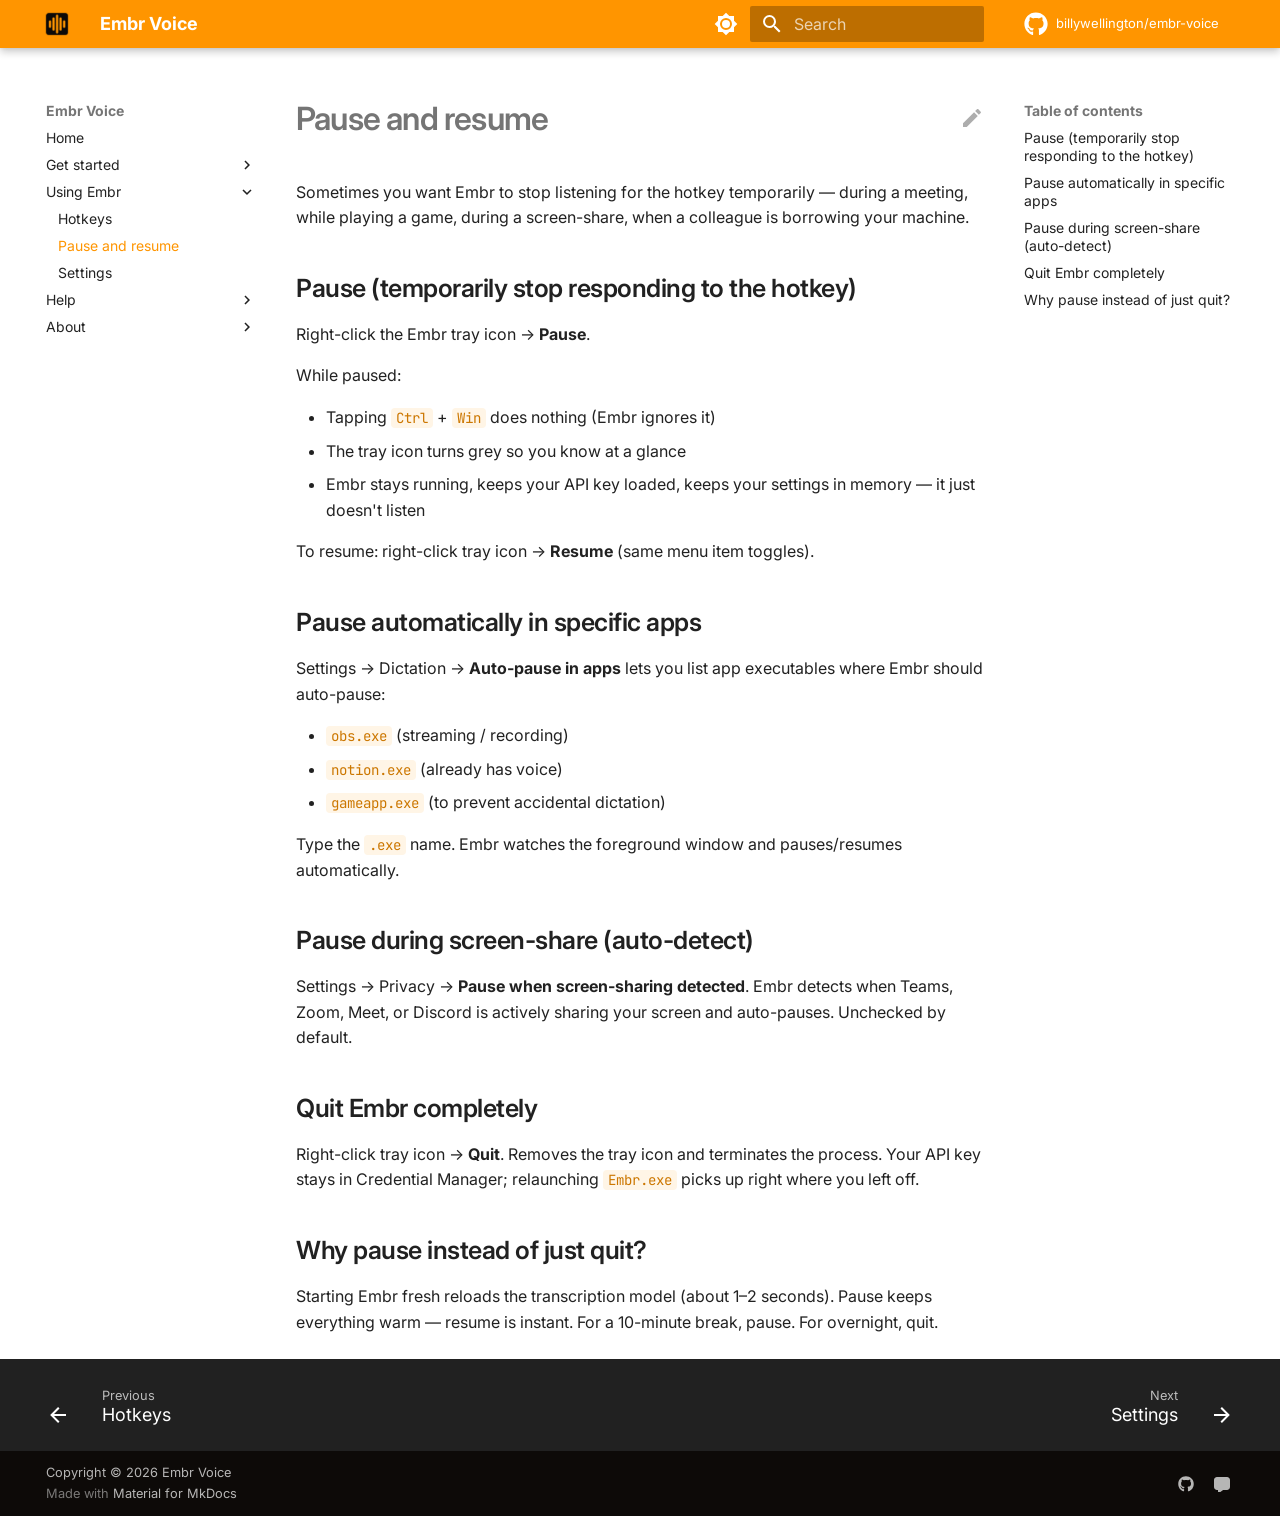
<file: pause-resume/index.html>
<!doctype html>
<html lang="en" class="no-js">
  <head>
    
      <meta charset="utf-8">
      <meta name="viewport" content="width=device-width,initial-scale=1">
      
        <meta name="description" content="Voice dictation for any Windows app. Free, open source, BYOK.">
      
      
        <meta name="author" content="Billy Wellington / Intellium Inc.">
      
      
        <link rel="canonical" href="https://billywellington.github.io/embr-voice/pause-resume/">
      
      
        <link rel="prev" href="../hotkeys/">
      
      
        <link rel="next" href="../settings/">
      
      
        
      
      
      <link rel="icon" href="../embr-logo.ico">
      <meta name="generator" content="mkdocs-1.6.1, mkdocs-material-9.7.6">
    
    
      
        <title>Pause and resume - Embr Voice</title>
      
    
    
      <link rel="stylesheet" href="../assets/stylesheets/main.484c7ddc.min.css">
      
        
        <link rel="stylesheet" href="../assets/stylesheets/palette.ab4e12ef.min.css">
      
      


    
    
      
    
    
      
        
        
        <link rel="preconnect" href="https://fonts.gstatic.com" crossorigin>
        <link rel="stylesheet" href="https://fonts.googleapis.com/css?family=Inter:300,300i,400,400i,700,700i%7CJetBrains+Mono:400,400i,700,700i&display=fallback">
        <style>:root{--md-text-font:"Inter";--md-code-font:"JetBrains Mono"}</style>
      
    
    
      <link rel="stylesheet" href="../stylesheets/embr.css">
    
    <script>__md_scope=new URL("..",location),__md_hash=e=>[...e].reduce(((e,_)=>(e<<5)-e+_.charCodeAt(0)),0),__md_get=(e,_=localStorage,t=__md_scope)=>JSON.parse(_.getItem(t.pathname+"."+e)),__md_set=(e,_,t=localStorage,a=__md_scope)=>{try{t.setItem(a.pathname+"."+e,JSON.stringify(_))}catch(e){}}</script>
    
      

    
    
  </head>
  
  
    
    
      
    
    
    
    
    <body dir="ltr" data-md-color-scheme="default" data-md-color-primary="custom" data-md-color-accent="custom">
  
    
    <input class="md-toggle" data-md-toggle="drawer" type="checkbox" id="__drawer" autocomplete="off">
    <input class="md-toggle" data-md-toggle="search" type="checkbox" id="__search" autocomplete="off">
    <label class="md-overlay" for="__drawer"></label>
    <div data-md-component="skip">
      
        
        <a href="#pause-and-resume" class="md-skip">
          Skip to content
        </a>
      
    </div>
    <div data-md-component="announce">
      
    </div>
    
    
      

  

<header class="md-header md-header--shadow" data-md-component="header">
  <nav class="md-header__inner md-grid" aria-label="Header">
    <a href=".." title="Embr Voice" class="md-header__button md-logo" aria-label="Embr Voice" data-md-component="logo">
      
  <img src="../embr-logo.ico" alt="logo">

    </a>
    <label class="md-header__button md-icon" for="__drawer">
      
      <svg xmlns="http://www.w3.org/2000/svg" viewBox="0 0 24 24"><path d="M3 6h18v2H3zm0 5h18v2H3zm0 5h18v2H3z"/></svg>
    </label>
    <div class="md-header__title" data-md-component="header-title">
      <div class="md-header__ellipsis">
        <div class="md-header__topic">
          <span class="md-ellipsis">
            Embr Voice
          </span>
        </div>
        <div class="md-header__topic" data-md-component="header-topic">
          <span class="md-ellipsis">
            
              Pause and resume
            
          </span>
        </div>
      </div>
    </div>
    
      
        <form class="md-header__option" data-md-component="palette">
  
    
    
    
    <input class="md-option" data-md-color-media="(prefers-color-scheme: light)" data-md-color-scheme="default" data-md-color-primary="custom" data-md-color-accent="custom"  aria-label="Switch to dark mode"  type="radio" name="__palette" id="__palette_0">
    
      <label class="md-header__button md-icon" title="Switch to dark mode" for="__palette_1" hidden>
        <svg xmlns="http://www.w3.org/2000/svg" viewBox="0 0 24 24"><path d="M12 8a4 4 0 0 0-4 4 4 4 0 0 0 4 4 4 4 0 0 0 4-4 4 4 0 0 0-4-4m0 10a6 6 0 0 1-6-6 6 6 0 0 1 6-6 6 6 0 0 1 6 6 6 6 0 0 1-6 6m8-9.31V4h-4.69L12 .69 8.69 4H4v4.69L.69 12 4 15.31V20h4.69L12 23.31 15.31 20H20v-4.69L23.31 12z"/></svg>
      </label>
    
  
    
    
    
    <input class="md-option" data-md-color-media="(prefers-color-scheme: dark)" data-md-color-scheme="slate" data-md-color-primary="custom" data-md-color-accent="custom"  aria-label="Switch to light mode"  type="radio" name="__palette" id="__palette_1">
    
      <label class="md-header__button md-icon" title="Switch to light mode" for="__palette_0" hidden>
        <svg xmlns="http://www.w3.org/2000/svg" viewBox="0 0 24 24"><path d="M12 18c-.89 0-1.74-.2-2.5-.55C11.56 16.5 13 14.42 13 12s-1.44-4.5-3.5-5.45C10.26 6.2 11.11 6 12 6a6 6 0 0 1 6 6 6 6 0 0 1-6 6m8-9.31V4h-4.69L12 .69 8.69 4H4v4.69L.69 12 4 15.31V20h4.69L12 23.31 15.31 20H20v-4.69L23.31 12z"/></svg>
      </label>
    
  
</form>
      
    
    
      <script>var palette=__md_get("__palette");if(palette&&palette.color){if("(prefers-color-scheme)"===palette.color.media){var media=matchMedia("(prefers-color-scheme: light)"),input=document.querySelector(media.matches?"[data-md-color-media='(prefers-color-scheme: light)']":"[data-md-color-media='(prefers-color-scheme: dark)']");palette.color.media=input.getAttribute("data-md-color-media"),palette.color.scheme=input.getAttribute("data-md-color-scheme"),palette.color.primary=input.getAttribute("data-md-color-primary"),palette.color.accent=input.getAttribute("data-md-color-accent")}for(var[key,value]of Object.entries(palette.color))document.body.setAttribute("data-md-color-"+key,value)}</script>
    
    
    
      
      
        <label class="md-header__button md-icon" for="__search">
          
          <svg xmlns="http://www.w3.org/2000/svg" viewBox="0 0 24 24"><path d="M9.5 3A6.5 6.5 0 0 1 16 9.5c0 1.61-.59 3.09-1.56 4.23l.27.27h.79l5 5-1.5 1.5-5-5v-.79l-.27-.27A6.52 6.52 0 0 1 9.5 16 6.5 6.5 0 0 1 3 9.5 6.5 6.5 0 0 1 9.5 3m0 2C7 5 5 7 5 9.5S7 14 9.5 14 14 12 14 9.5 12 5 9.5 5"/></svg>
        </label>
        <div class="md-search" data-md-component="search" role="dialog">
  <label class="md-search__overlay" for="__search"></label>
  <div class="md-search__inner" role="search">
    <form class="md-search__form" name="search">
      <input type="text" class="md-search__input" name="query" aria-label="Search" placeholder="Search" autocapitalize="off" autocorrect="off" autocomplete="off" spellcheck="false" data-md-component="search-query" required>
      <label class="md-search__icon md-icon" for="__search">
        
        <svg xmlns="http://www.w3.org/2000/svg" viewBox="0 0 24 24"><path d="M9.5 3A6.5 6.5 0 0 1 16 9.5c0 1.61-.59 3.09-1.56 4.23l.27.27h.79l5 5-1.5 1.5-5-5v-.79l-.27-.27A6.52 6.52 0 0 1 9.5 16 6.5 6.5 0 0 1 3 9.5 6.5 6.5 0 0 1 9.5 3m0 2C7 5 5 7 5 9.5S7 14 9.5 14 14 12 14 9.5 12 5 9.5 5"/></svg>
        
        <svg xmlns="http://www.w3.org/2000/svg" viewBox="0 0 24 24"><path d="M20 11v2H8l5.5 5.5-1.42 1.42L4.16 12l7.92-7.92L13.5 5.5 8 11z"/></svg>
      </label>
      <nav class="md-search__options" aria-label="Search">
        
        <button type="reset" class="md-search__icon md-icon" title="Clear" aria-label="Clear" tabindex="-1">
          
          <svg xmlns="http://www.w3.org/2000/svg" viewBox="0 0 24 24"><path d="M19 6.41 17.59 5 12 10.59 6.41 5 5 6.41 10.59 12 5 17.59 6.41 19 12 13.41 17.59 19 19 17.59 13.41 12z"/></svg>
        </button>
      </nav>
      
        <div class="md-search__suggest" data-md-component="search-suggest"></div>
      
    </form>
    <div class="md-search__output">
      <div class="md-search__scrollwrap" tabindex="0" data-md-scrollfix>
        <div class="md-search-result" data-md-component="search-result">
          <div class="md-search-result__meta">
            Initializing search
          </div>
          <ol class="md-search-result__list" role="presentation"></ol>
        </div>
      </div>
    </div>
  </div>
</div>
      
    
    
      <div class="md-header__source">
        <a href="https://github.com/billywellington/embr-voice" title="Go to repository" class="md-source" data-md-component="source">
  <div class="md-source__icon md-icon">
    
    <svg xmlns="http://www.w3.org/2000/svg" viewBox="0 0 512 512"><!--! Font Awesome Free 7.1.0 by @fontawesome - https://fontawesome.com License - https://fontawesome.com/license/free (Icons: CC BY 4.0, Fonts: SIL OFL 1.1, Code: MIT License) Copyright 2025 Fonticons, Inc.--><path d="M173.9 397.4c0 2-2.3 3.6-5.2 3.6-3.3.3-5.6-1.3-5.6-3.6 0-2 2.3-3.6 5.2-3.6 3-.3 5.6 1.3 5.6 3.6m-31.1-4.5c-.7 2 1.3 4.3 4.3 4.9 2.6 1 5.6 0 6.2-2s-1.3-4.3-4.3-5.2c-2.6-.7-5.5.3-6.2 2.3m44.2-1.7c-2.9.7-4.9 2.6-4.6 4.9.3 2 2.9 3.3 5.9 2.6 2.9-.7 4.9-2.6 4.6-4.6-.3-1.9-3-3.2-5.9-2.9M252.8 8C114.1 8 8 113.3 8 252c0 110.9 69.8 205.8 169.5 239.2 12.8 2.3 17.3-5.6 17.3-12.1 0-6.2-.3-40.4-.3-61.4 0 0-70 15-84.7-29.8 0 0-11.4-29.1-27.8-36.6 0 0-22.9-15.7 1.6-15.4 0 0 24.9 2 38.6 25.8 21.9 38.6 58.6 27.5 72.9 20.9 2.3-16 8.8-27.1 16-33.7-55.9-6.2-112.3-14.3-112.3-110.5 0-27.5 7.6-41.3 23.6-58.9-2.6-6.5-11.1-33.3 2.6-67.9 20.9-6.5 69 27 69 27 20-5.6 41.5-8.5 62.8-8.5s42.8 2.9 62.8 8.5c0 0 48.1-33.6 69-27 13.7 34.7 5.2 61.4 2.6 67.9 16 17.7 25.8 31.5 25.8 58.9 0 96.5-58.9 104.2-114.8 110.5 9.2 7.9 17 22.9 17 46.4 0 33.7-.3 75.4-.3 83.6 0 6.5 4.6 14.4 17.3 12.1C436.2 457.8 504 362.9 504 252 504 113.3 391.5 8 252.8 8M105.2 352.9c-1.3 1-1 3.3.7 5.2 1.6 1.6 3.9 2.3 5.2 1 1.3-1 1-3.3-.7-5.2-1.6-1.6-3.9-2.3-5.2-1m-10.8-8.1c-.7 1.3.3 2.9 2.3 3.9 1.6 1 3.6.7 4.3-.7.7-1.3-.3-2.9-2.3-3.9-2-.6-3.6-.3-4.3.7m32.4 35.6c-1.6 1.3-1 4.3 1.3 6.2 2.3 2.3 5.2 2.6 6.5 1 1.3-1.3.7-4.3-1.3-6.2-2.2-2.3-5.2-2.6-6.5-1m-11.4-14.7c-1.6 1-1.6 3.6 0 5.9s4.3 3.3 5.6 2.3c1.6-1.3 1.6-3.9 0-6.2-1.4-2.3-4-3.3-5.6-2"/></svg>
  </div>
  <div class="md-source__repository">
    billywellington/embr-voice
  </div>
</a>
      </div>
    
  </nav>
  
</header>
    
    <div class="md-container" data-md-component="container">
      
      
        
          
        
      
      <main class="md-main" data-md-component="main">
        <div class="md-main__inner md-grid">
          
            
              
              <div class="md-sidebar md-sidebar--primary" data-md-component="sidebar" data-md-type="navigation" >
                <div class="md-sidebar__scrollwrap">
                  <div class="md-sidebar__inner">
                    



<nav class="md-nav md-nav--primary" aria-label="Navigation" data-md-level="0">
  <label class="md-nav__title" for="__drawer">
    <a href=".." title="Embr Voice" class="md-nav__button md-logo" aria-label="Embr Voice" data-md-component="logo">
      
  <img src="../embr-logo.ico" alt="logo">

    </a>
    Embr Voice
  </label>
  
    <div class="md-nav__source">
      <a href="https://github.com/billywellington/embr-voice" title="Go to repository" class="md-source" data-md-component="source">
  <div class="md-source__icon md-icon">
    
    <svg xmlns="http://www.w3.org/2000/svg" viewBox="0 0 512 512"><!--! Font Awesome Free 7.1.0 by @fontawesome - https://fontawesome.com License - https://fontawesome.com/license/free (Icons: CC BY 4.0, Fonts: SIL OFL 1.1, Code: MIT License) Copyright 2025 Fonticons, Inc.--><path d="M173.9 397.4c0 2-2.3 3.6-5.2 3.6-3.3.3-5.6-1.3-5.6-3.6 0-2 2.3-3.6 5.2-3.6 3-.3 5.6 1.3 5.6 3.6m-31.1-4.5c-.7 2 1.3 4.3 4.3 4.9 2.6 1 5.6 0 6.2-2s-1.3-4.3-4.3-5.2c-2.6-.7-5.5.3-6.2 2.3m44.2-1.7c-2.9.7-4.9 2.6-4.6 4.9.3 2 2.9 3.3 5.9 2.6 2.9-.7 4.9-2.6 4.6-4.6-.3-1.9-3-3.2-5.9-2.9M252.8 8C114.1 8 8 113.3 8 252c0 110.9 69.8 205.8 169.5 239.2 12.8 2.3 17.3-5.6 17.3-12.1 0-6.2-.3-40.4-.3-61.4 0 0-70 15-84.7-29.8 0 0-11.4-29.1-27.8-36.6 0 0-22.9-15.7 1.6-15.4 0 0 24.9 2 38.6 25.8 21.9 38.6 58.6 27.5 72.9 20.9 2.3-16 8.8-27.1 16-33.7-55.9-6.2-112.3-14.3-112.3-110.5 0-27.5 7.6-41.3 23.6-58.9-2.6-6.5-11.1-33.3 2.6-67.9 20.9-6.5 69 27 69 27 20-5.6 41.5-8.5 62.8-8.5s42.8 2.9 62.8 8.5c0 0 48.1-33.6 69-27 13.7 34.7 5.2 61.4 2.6 67.9 16 17.7 25.8 31.5 25.8 58.9 0 96.5-58.9 104.2-114.8 110.5 9.2 7.9 17 22.9 17 46.4 0 33.7-.3 75.4-.3 83.6 0 6.5 4.6 14.4 17.3 12.1C436.2 457.8 504 362.9 504 252 504 113.3 391.5 8 252.8 8M105.2 352.9c-1.3 1-1 3.3.7 5.2 1.6 1.6 3.9 2.3 5.2 1 1.3-1 1-3.3-.7-5.2-1.6-1.6-3.9-2.3-5.2-1m-10.8-8.1c-.7 1.3.3 2.9 2.3 3.9 1.6 1 3.6.7 4.3-.7.7-1.3-.3-2.9-2.3-3.9-2-.6-3.6-.3-4.3.7m32.4 35.6c-1.6 1.3-1 4.3 1.3 6.2 2.3 2.3 5.2 2.6 6.5 1 1.3-1.3.7-4.3-1.3-6.2-2.2-2.3-5.2-2.6-6.5-1m-11.4-14.7c-1.6 1-1.6 3.6 0 5.9s4.3 3.3 5.6 2.3c1.6-1.3 1.6-3.9 0-6.2-1.4-2.3-4-3.3-5.6-2"/></svg>
  </div>
  <div class="md-source__repository">
    billywellington/embr-voice
  </div>
</a>
    </div>
  
  <ul class="md-nav__list" data-md-scrollfix>
    
      
      
  
  
  
  
    <li class="md-nav__item">
      <a href=".." class="md-nav__link">
        
  
  
  <span class="md-ellipsis">
    
  
    Home
  

    
  </span>
  
  

      </a>
    </li>
  

    
      
      
  
  
  
  
    
    
    
    
    
    <li class="md-nav__item md-nav__item--nested">
      
        
        
        <input class="md-nav__toggle md-toggle " type="checkbox" id="__nav_2" >
        
          
          <label class="md-nav__link" for="__nav_2" id="__nav_2_label" tabindex="0">
            
  
  
  <span class="md-ellipsis">
    
  
    Get started
  

    
  </span>
  
  

            <span class="md-nav__icon md-icon"></span>
          </label>
        
        <nav class="md-nav" data-md-level="1" aria-labelledby="__nav_2_label" aria-expanded="false">
          <label class="md-nav__title" for="__nav_2">
            <span class="md-nav__icon md-icon"></span>
            
  
    Get started
  

          </label>
          <ul class="md-nav__list" data-md-scrollfix>
            
              
                
  
  
  
  
    <li class="md-nav__item">
      <a href="../install/" class="md-nav__link">
        
  
  
  <span class="md-ellipsis">
    
  
    Install
  

    
  </span>
  
  

      </a>
    </li>
  

              
            
              
                
  
  
  
  
    <li class="md-nav__item">
      <a href="../api-key/" class="md-nav__link">
        
  
  
  <span class="md-ellipsis">
    
  
    Add your OpenAI key
  

    
  </span>
  
  

      </a>
    </li>
  

              
            
              
                
  
  
  
  
    <li class="md-nav__item">
      <a href="../first-dictation/" class="md-nav__link">
        
  
  
  <span class="md-ellipsis">
    
  
    First dictation
  

    
  </span>
  
  

      </a>
    </li>
  

              
            
          </ul>
        </nav>
      
    </li>
  

    
      
      
  
  
    
  
  
  
    
    
    
    
    
    <li class="md-nav__item md-nav__item--active md-nav__item--nested">
      
        
        
        <input class="md-nav__toggle md-toggle " type="checkbox" id="__nav_3" checked>
        
          
          <label class="md-nav__link" for="__nav_3" id="__nav_3_label" tabindex="0">
            
  
  
  <span class="md-ellipsis">
    
  
    Using Embr
  

    
  </span>
  
  

            <span class="md-nav__icon md-icon"></span>
          </label>
        
        <nav class="md-nav" data-md-level="1" aria-labelledby="__nav_3_label" aria-expanded="true">
          <label class="md-nav__title" for="__nav_3">
            <span class="md-nav__icon md-icon"></span>
            
  
    Using Embr
  

          </label>
          <ul class="md-nav__list" data-md-scrollfix>
            
              
                
  
  
  
  
    <li class="md-nav__item">
      <a href="../hotkeys/" class="md-nav__link">
        
  
  
  <span class="md-ellipsis">
    
  
    Hotkeys
  

    
  </span>
  
  

      </a>
    </li>
  

              
            
              
                
  
  
    
  
  
  
    <li class="md-nav__item md-nav__item--active">
      
      <input class="md-nav__toggle md-toggle" type="checkbox" id="__toc">
      
      
        
      
      
        <label class="md-nav__link md-nav__link--active" for="__toc">
          
  
  
  <span class="md-ellipsis">
    
  
    Pause and resume
  

    
  </span>
  
  

          <span class="md-nav__icon md-icon"></span>
        </label>
      
      <a href="./" class="md-nav__link md-nav__link--active">
        
  
  
  <span class="md-ellipsis">
    
  
    Pause and resume
  

    
  </span>
  
  

      </a>
      
        

<nav class="md-nav md-nav--secondary" aria-label="Table of contents">
  
  
  
    
  
  
    <label class="md-nav__title" for="__toc">
      <span class="md-nav__icon md-icon"></span>
      Table of contents
    </label>
    <ul class="md-nav__list" data-md-component="toc" data-md-scrollfix>
      
        <li class="md-nav__item">
  <a href="#pause-temporarily-stop-responding-to-the-hotkey" class="md-nav__link">
    <span class="md-ellipsis">
      
        Pause (temporarily stop responding to the hotkey)
      
    </span>
  </a>
  
</li>
      
        <li class="md-nav__item">
  <a href="#pause-automatically-in-specific-apps" class="md-nav__link">
    <span class="md-ellipsis">
      
        Pause automatically in specific apps
      
    </span>
  </a>
  
</li>
      
        <li class="md-nav__item">
  <a href="#pause-during-screen-share-auto-detect" class="md-nav__link">
    <span class="md-ellipsis">
      
        Pause during screen-share (auto-detect)
      
    </span>
  </a>
  
</li>
      
        <li class="md-nav__item">
  <a href="#quit-embr-completely" class="md-nav__link">
    <span class="md-ellipsis">
      
        Quit Embr completely
      
    </span>
  </a>
  
</li>
      
        <li class="md-nav__item">
  <a href="#why-pause-instead-of-just-quit" class="md-nav__link">
    <span class="md-ellipsis">
      
        Why pause instead of just quit?
      
    </span>
  </a>
  
</li>
      
    </ul>
  
</nav>
      
    </li>
  

              
            
              
                
  
  
  
  
    <li class="md-nav__item">
      <a href="../settings/" class="md-nav__link">
        
  
  
  <span class="md-ellipsis">
    
  
    Settings
  

    
  </span>
  
  

      </a>
    </li>
  

              
            
          </ul>
        </nav>
      
    </li>
  

    
      
      
  
  
  
  
    
    
    
    
    
    <li class="md-nav__item md-nav__item--nested">
      
        
        
        <input class="md-nav__toggle md-toggle " type="checkbox" id="__nav_4" >
        
          
          <label class="md-nav__link" for="__nav_4" id="__nav_4_label" tabindex="0">
            
  
  
  <span class="md-ellipsis">
    
  
    Help
  

    
  </span>
  
  

            <span class="md-nav__icon md-icon"></span>
          </label>
        
        <nav class="md-nav" data-md-level="1" aria-labelledby="__nav_4_label" aria-expanded="false">
          <label class="md-nav__title" for="__nav_4">
            <span class="md-nav__icon md-icon"></span>
            
  
    Help
  

          </label>
          <ul class="md-nav__list" data-md-scrollfix>
            
              
                
  
  
  
  
    <li class="md-nav__item">
      <a href="../troubleshooting/" class="md-nav__link">
        
  
  
  <span class="md-ellipsis">
    
  
    Troubleshooting
  

    
  </span>
  
  

      </a>
    </li>
  

              
            
              
                
  
  
  
  
    <li class="md-nav__item">
      <a href="../faq/" class="md-nav__link">
        
  
  
  <span class="md-ellipsis">
    
  
    FAQ
  

    
  </span>
  
  

      </a>
    </li>
  

              
            
          </ul>
        </nav>
      
    </li>
  

    
      
      
  
  
  
  
    
    
    
    
    
    <li class="md-nav__item md-nav__item--nested">
      
        
        
        <input class="md-nav__toggle md-toggle " type="checkbox" id="__nav_5" >
        
          
          <label class="md-nav__link" for="__nav_5" id="__nav_5_label" tabindex="0">
            
  
  
  <span class="md-ellipsis">
    
  
    About
  

    
  </span>
  
  

            <span class="md-nav__icon md-icon"></span>
          </label>
        
        <nav class="md-nav" data-md-level="1" aria-labelledby="__nav_5_label" aria-expanded="false">
          <label class="md-nav__title" for="__nav_5">
            <span class="md-nav__icon md-icon"></span>
            
  
    About
  

          </label>
          <ul class="md-nav__list" data-md-scrollfix>
            
              
                
  
  
  
  
    <li class="md-nav__item">
      <a href="../changelog/" class="md-nav__link">
        
  
  
  <span class="md-ellipsis">
    
  
    Changelog
  

    
  </span>
  
  

      </a>
    </li>
  

              
            
              
                
  
  
  
  
    <li class="md-nav__item">
      <a href="../license/" class="md-nav__link">
        
  
  
  <span class="md-ellipsis">
    
  
    License
  

    
  </span>
  
  

      </a>
    </li>
  

              
            
          </ul>
        </nav>
      
    </li>
  

    
  </ul>
</nav>
                  </div>
                </div>
              </div>
            
            
              
              <div class="md-sidebar md-sidebar--secondary" data-md-component="sidebar" data-md-type="toc" >
                <div class="md-sidebar__scrollwrap">
                  <div class="md-sidebar__inner">
                    

<nav class="md-nav md-nav--secondary" aria-label="Table of contents">
  
  
  
    
  
  
    <label class="md-nav__title" for="__toc">
      <span class="md-nav__icon md-icon"></span>
      Table of contents
    </label>
    <ul class="md-nav__list" data-md-component="toc" data-md-scrollfix>
      
        <li class="md-nav__item">
  <a href="#pause-temporarily-stop-responding-to-the-hotkey" class="md-nav__link">
    <span class="md-ellipsis">
      
        Pause (temporarily stop responding to the hotkey)
      
    </span>
  </a>
  
</li>
      
        <li class="md-nav__item">
  <a href="#pause-automatically-in-specific-apps" class="md-nav__link">
    <span class="md-ellipsis">
      
        Pause automatically in specific apps
      
    </span>
  </a>
  
</li>
      
        <li class="md-nav__item">
  <a href="#pause-during-screen-share-auto-detect" class="md-nav__link">
    <span class="md-ellipsis">
      
        Pause during screen-share (auto-detect)
      
    </span>
  </a>
  
</li>
      
        <li class="md-nav__item">
  <a href="#quit-embr-completely" class="md-nav__link">
    <span class="md-ellipsis">
      
        Quit Embr completely
      
    </span>
  </a>
  
</li>
      
        <li class="md-nav__item">
  <a href="#why-pause-instead-of-just-quit" class="md-nav__link">
    <span class="md-ellipsis">
      
        Why pause instead of just quit?
      
    </span>
  </a>
  
</li>
      
    </ul>
  
</nav>
                  </div>
                </div>
              </div>
            
          
          
            <div class="md-content" data-md-component="content">
              
              <article class="md-content__inner md-typeset">
                
                  


  
    <a href="https://github.com/billywellington/embr-voice/edit/main/docs/pause-resume.md" title="Edit this page" class="md-content__button md-icon" rel="edit">
      
      <svg xmlns="http://www.w3.org/2000/svg" viewBox="0 0 24 24"><path d="M20.71 7.04c.39-.39.39-1.04 0-1.41l-2.34-2.34c-.37-.39-1.02-.39-1.41 0l-1.84 1.83 3.75 3.75M3 17.25V21h3.75L17.81 9.93l-3.75-3.75z"/></svg>
    </a>
  
  


<h1 id="pause-and-resume">Pause and resume<a class="headerlink" href="#pause-and-resume" title="Link to this section">&para;</a></h1>
<p>Sometimes you want Embr to stop listening for the hotkey temporarily — during a meeting, while playing a game, during a screen-share, when a colleague is borrowing your machine.</p>
<h2 id="pause-temporarily-stop-responding-to-the-hotkey">Pause (temporarily stop responding to the hotkey)<a class="headerlink" href="#pause-temporarily-stop-responding-to-the-hotkey" title="Link to this section">&para;</a></h2>
<p>Right-click the Embr tray icon → <strong>Pause</strong>.</p>
<p>While paused:</p>
<ul>
<li>Tapping <code>Ctrl</code> + <code>Win</code> does nothing (Embr ignores it)</li>
<li>The tray icon turns grey so you know at a glance</li>
<li>Embr stays running, keeps your API key loaded, keeps your settings in memory — it just doesn't listen</li>
</ul>
<p>To resume: right-click tray icon → <strong>Resume</strong> (same menu item toggles).</p>
<h2 id="pause-automatically-in-specific-apps">Pause automatically in specific apps<a class="headerlink" href="#pause-automatically-in-specific-apps" title="Link to this section">&para;</a></h2>
<p>Settings → Dictation → <strong>Auto-pause in apps</strong> lets you list app executables where Embr should auto-pause:</p>
<ul>
<li><code>obs.exe</code> (streaming / recording)</li>
<li><code>notion.exe</code> (already has voice)</li>
<li><code>gameapp.exe</code> (to prevent accidental dictation)</li>
</ul>
<p>Type the <code>.exe</code> name. Embr watches the foreground window and pauses/resumes automatically.</p>
<h2 id="pause-during-screen-share-auto-detect">Pause during screen-share (auto-detect)<a class="headerlink" href="#pause-during-screen-share-auto-detect" title="Link to this section">&para;</a></h2>
<p>Settings → Privacy → <strong>Pause when screen-sharing detected</strong>. Embr detects when Teams, Zoom, Meet, or Discord is actively sharing your screen and auto-pauses. Unchecked by default.</p>
<h2 id="quit-embr-completely">Quit Embr completely<a class="headerlink" href="#quit-embr-completely" title="Link to this section">&para;</a></h2>
<p>Right-click tray icon → <strong>Quit</strong>. Removes the tray icon and terminates the process. Your API key stays in Credential Manager; relaunching <code>Embr.exe</code> picks up right where you left off.</p>
<h2 id="why-pause-instead-of-just-quit">Why pause instead of just quit?<a class="headerlink" href="#why-pause-instead-of-just-quit" title="Link to this section">&para;</a></h2>
<p>Starting Embr fresh reloads the transcription model (about 1–2 seconds). Pause keeps everything warm — resume is instant. For a 10-minute break, pause. For overnight, quit.</p>












                
              </article>
            </div>
          
          
<script>var target=document.getElementById(location.hash.slice(1));target&&target.name&&(target.checked=target.name.startsWith("__tabbed_"))</script>
        </div>
        
          <button type="button" class="md-top md-icon" data-md-component="top" hidden>
  
  <svg xmlns="http://www.w3.org/2000/svg" viewBox="0 0 24 24"><path d="M13 20h-2V8l-5.5 5.5-1.42-1.42L12 4.16l7.92 7.92-1.42 1.42L13 8z"/></svg>
  Back to top
</button>
        
      </main>
      
        <footer class="md-footer">
  
    
      
      <nav class="md-footer__inner md-grid" aria-label="Footer" >
        
          
          <a href="../hotkeys/" class="md-footer__link md-footer__link--prev" aria-label="Previous: Hotkeys">
            <div class="md-footer__button md-icon">
              
              <svg xmlns="http://www.w3.org/2000/svg" viewBox="0 0 24 24"><path d="M20 11v2H8l5.5 5.5-1.42 1.42L4.16 12l7.92-7.92L13.5 5.5 8 11z"/></svg>
            </div>
            <div class="md-footer__title">
              <span class="md-footer__direction">
                Previous
              </span>
              <div class="md-ellipsis">
                Hotkeys
              </div>
            </div>
          </a>
        
        
          
          <a href="../settings/" class="md-footer__link md-footer__link--next" aria-label="Next: Settings">
            <div class="md-footer__title">
              <span class="md-footer__direction">
                Next
              </span>
              <div class="md-ellipsis">
                Settings
              </div>
            </div>
            <div class="md-footer__button md-icon">
              
              <svg xmlns="http://www.w3.org/2000/svg" viewBox="0 0 24 24"><path d="M4 11v2h12l-5.5 5.5 1.42 1.42L19.84 12l-7.92-7.92L10.5 5.5 16 11z"/></svg>
            </div>
          </a>
        
      </nav>
    
  
  <div class="md-footer-meta md-typeset">
    <div class="md-footer-meta__inner md-grid">
      <div class="md-copyright">
  
    <div class="md-copyright__highlight">
      Copyright &copy; 2026 Embr Voice
    </div>
  
  
    Made with
    <a href="https://squidfunk.github.io/mkdocs-material/" target="_blank" rel="noopener">
      Material for MkDocs
    </a>
  
</div>
      
        
<div class="md-social">
  
    
    
    
    
    <a href="https://github.com/embr-voice/embr" target="_blank" rel="noopener" title="GitHub" class="md-social__link">
      <svg xmlns="http://www.w3.org/2000/svg" viewBox="0 0 512 512"><!--! Font Awesome Free 7.1.0 by @fontawesome - https://fontawesome.com License - https://fontawesome.com/license/free (Icons: CC BY 4.0, Fonts: SIL OFL 1.1, Code: MIT License) Copyright 2025 Fonticons, Inc.--><path d="M173.9 397.4c0 2-2.3 3.6-5.2 3.6-3.3.3-5.6-1.3-5.6-3.6 0-2 2.3-3.6 5.2-3.6 3-.3 5.6 1.3 5.6 3.6m-31.1-4.5c-.7 2 1.3 4.3 4.3 4.9 2.6 1 5.6 0 6.2-2s-1.3-4.3-4.3-5.2c-2.6-.7-5.5.3-6.2 2.3m44.2-1.7c-2.9.7-4.9 2.6-4.6 4.9.3 2 2.9 3.3 5.9 2.6 2.9-.7 4.9-2.6 4.6-4.6-.3-1.9-3-3.2-5.9-2.9M252.8 8C114.1 8 8 113.3 8 252c0 110.9 69.8 205.8 169.5 239.2 12.8 2.3 17.3-5.6 17.3-12.1 0-6.2-.3-40.4-.3-61.4 0 0-70 15-84.7-29.8 0 0-11.4-29.1-27.8-36.6 0 0-22.9-15.7 1.6-15.4 0 0 24.9 2 38.6 25.8 21.9 38.6 58.6 27.5 72.9 20.9 2.3-16 8.8-27.1 16-33.7-55.9-6.2-112.3-14.3-112.3-110.5 0-27.5 7.6-41.3 23.6-58.9-2.6-6.5-11.1-33.3 2.6-67.9 20.9-6.5 69 27 69 27 20-5.6 41.5-8.5 62.8-8.5s42.8 2.9 62.8 8.5c0 0 48.1-33.6 69-27 13.7 34.7 5.2 61.4 2.6 67.9 16 17.7 25.8 31.5 25.8 58.9 0 96.5-58.9 104.2-114.8 110.5 9.2 7.9 17 22.9 17 46.4 0 33.7-.3 75.4-.3 83.6 0 6.5 4.6 14.4 17.3 12.1C436.2 457.8 504 362.9 504 252 504 113.3 391.5 8 252.8 8M105.2 352.9c-1.3 1-1 3.3.7 5.2 1.6 1.6 3.9 2.3 5.2 1 1.3-1 1-3.3-.7-5.2-1.6-1.6-3.9-2.3-5.2-1m-10.8-8.1c-.7 1.3.3 2.9 2.3 3.9 1.6 1 3.6.7 4.3-.7.7-1.3-.3-2.9-2.3-3.9-2-.6-3.6-.3-4.3.7m32.4 35.6c-1.6 1.3-1 4.3 1.3 6.2 2.3 2.3 5.2 2.6 6.5 1 1.3-1.3.7-4.3-1.3-6.2-2.2-2.3-5.2-2.6-6.5-1m-11.4-14.7c-1.6 1-1.6 3.6 0 5.9s4.3 3.3 5.6 2.3c1.6-1.3 1.6-3.9 0-6.2-1.4-2.3-4-3.3-5.6-2"/></svg>
    </a>
  
    
    
    
    
    <a href="https://github.com/embr-voice/embr/discussions" target="_blank" rel="noopener" title="GitHub Discussions" class="md-social__link">
      <svg xmlns="http://www.w3.org/2000/svg" viewBox="0 0 512 512"><!--! Font Awesome Free 7.1.0 by @fontawesome - https://fontawesome.com License - https://fontawesome.com/license/free (Icons: CC BY 4.0, Fonts: SIL OFL 1.1, Code: MIT License) Copyright 2025 Fonticons, Inc.--><path d="M0 352V128c0-53 43-96 96-96h320c53 0 96 43 96 96v224c0 53-43 96-96 96H296c-5.2 0-10.2 1.7-14.4 4.8l-115.2 86.4c-4.2 3.1-9.2 4.8-14.4 4.8-13.3 0-24-10.7-24-24v-72H96c-53 0-96-43-96-96"/></svg>
    </a>
  
</div>
      
    </div>
  </div>
</footer>
      
    </div>
    <div class="md-dialog" data-md-component="dialog">
      <div class="md-dialog__inner md-typeset"></div>
    </div>
    
    
    
      
      
      <script id="__config" type="application/json">{"annotate": null, "base": "..", "features": ["navigation.instant", "navigation.tracking", "navigation.top", "navigation.footer", "search.suggest", "search.highlight", "content.action.edit", "content.code.copy", "toc.follow"], "search": "../assets/javascripts/workers/search.2c215733.min.js", "tags": null, "translations": {"clipboard.copied": "Copied to clipboard", "clipboard.copy": "Copy to clipboard", "search.result.more.one": "1 more on this page", "search.result.more.other": "# more on this page", "search.result.none": "No matching documents", "search.result.one": "1 matching document", "search.result.other": "# matching documents", "search.result.placeholder": "Type to start searching", "search.result.term.missing": "Missing", "select.version": "Select version"}, "version": null}</script>
    
    
      <script src="../assets/javascripts/bundle.79ae519e.min.js"></script>
      
    
  </body>
</html>
</file>
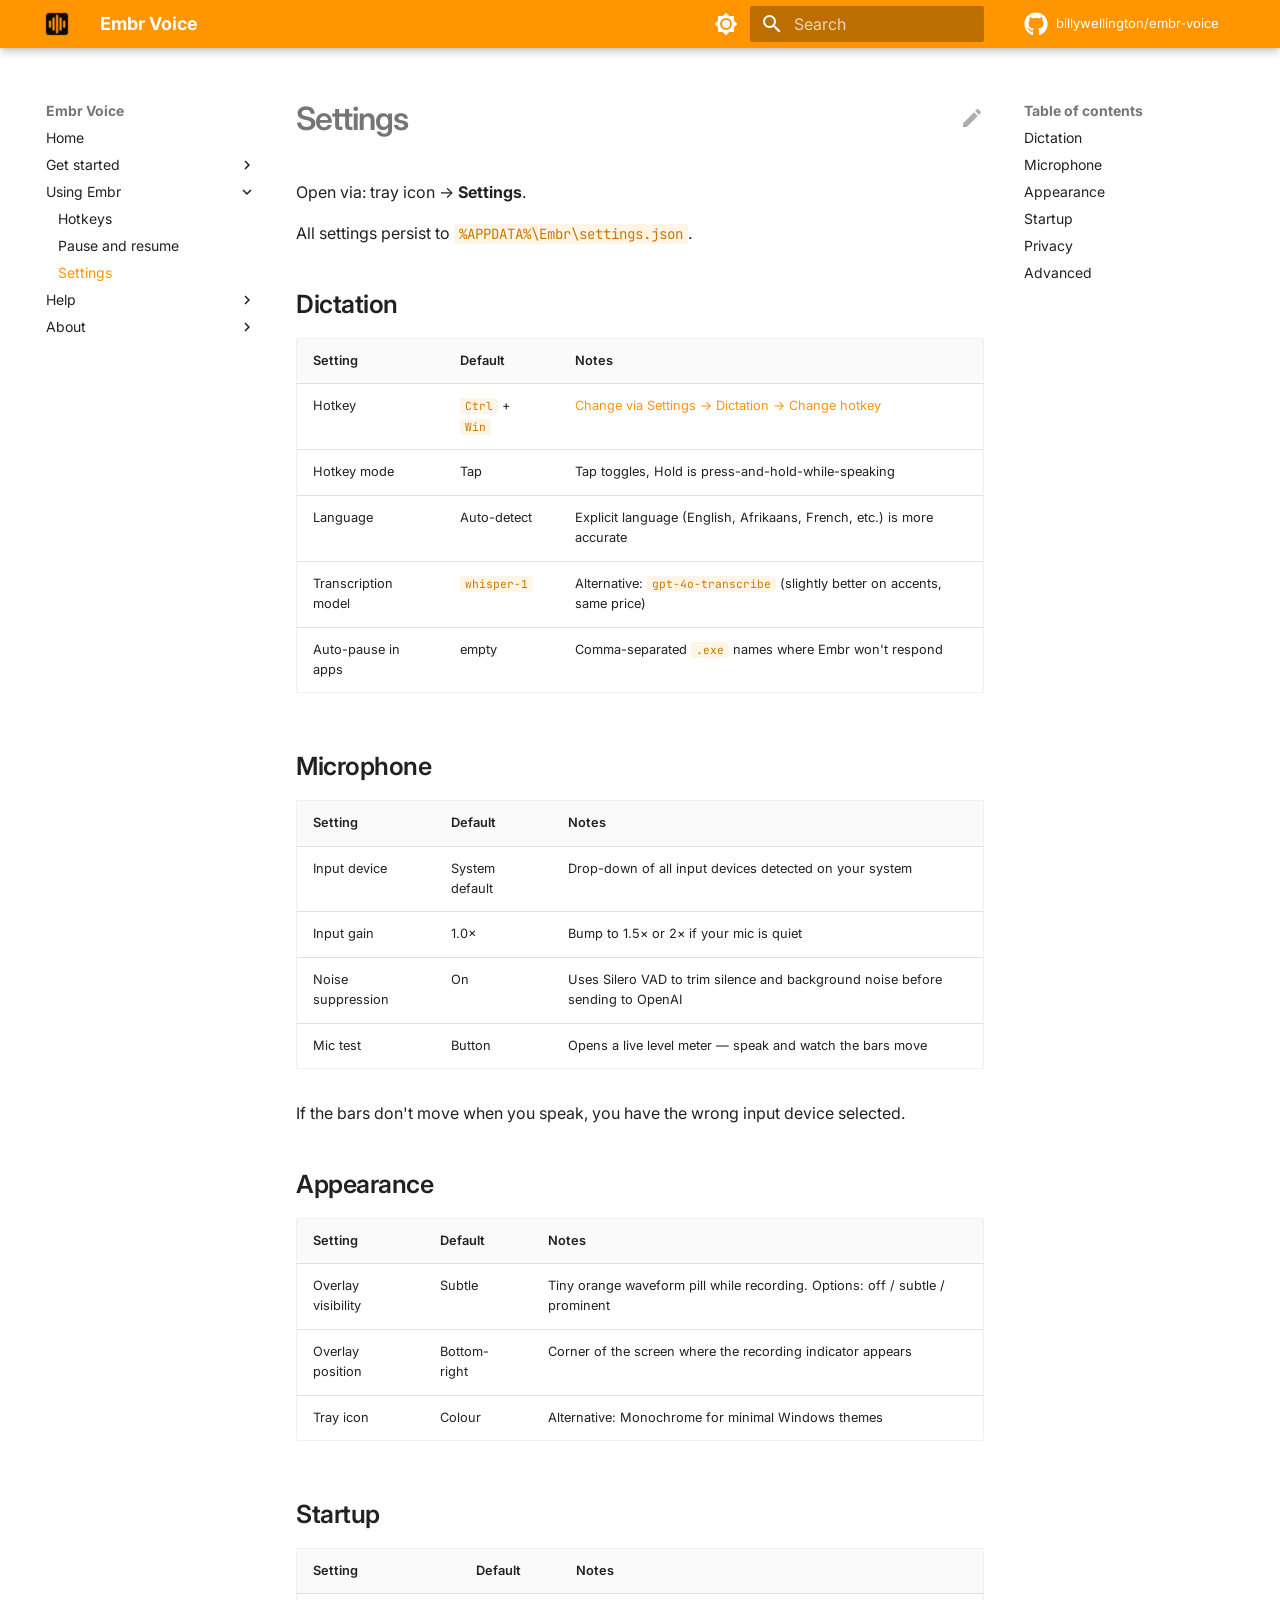
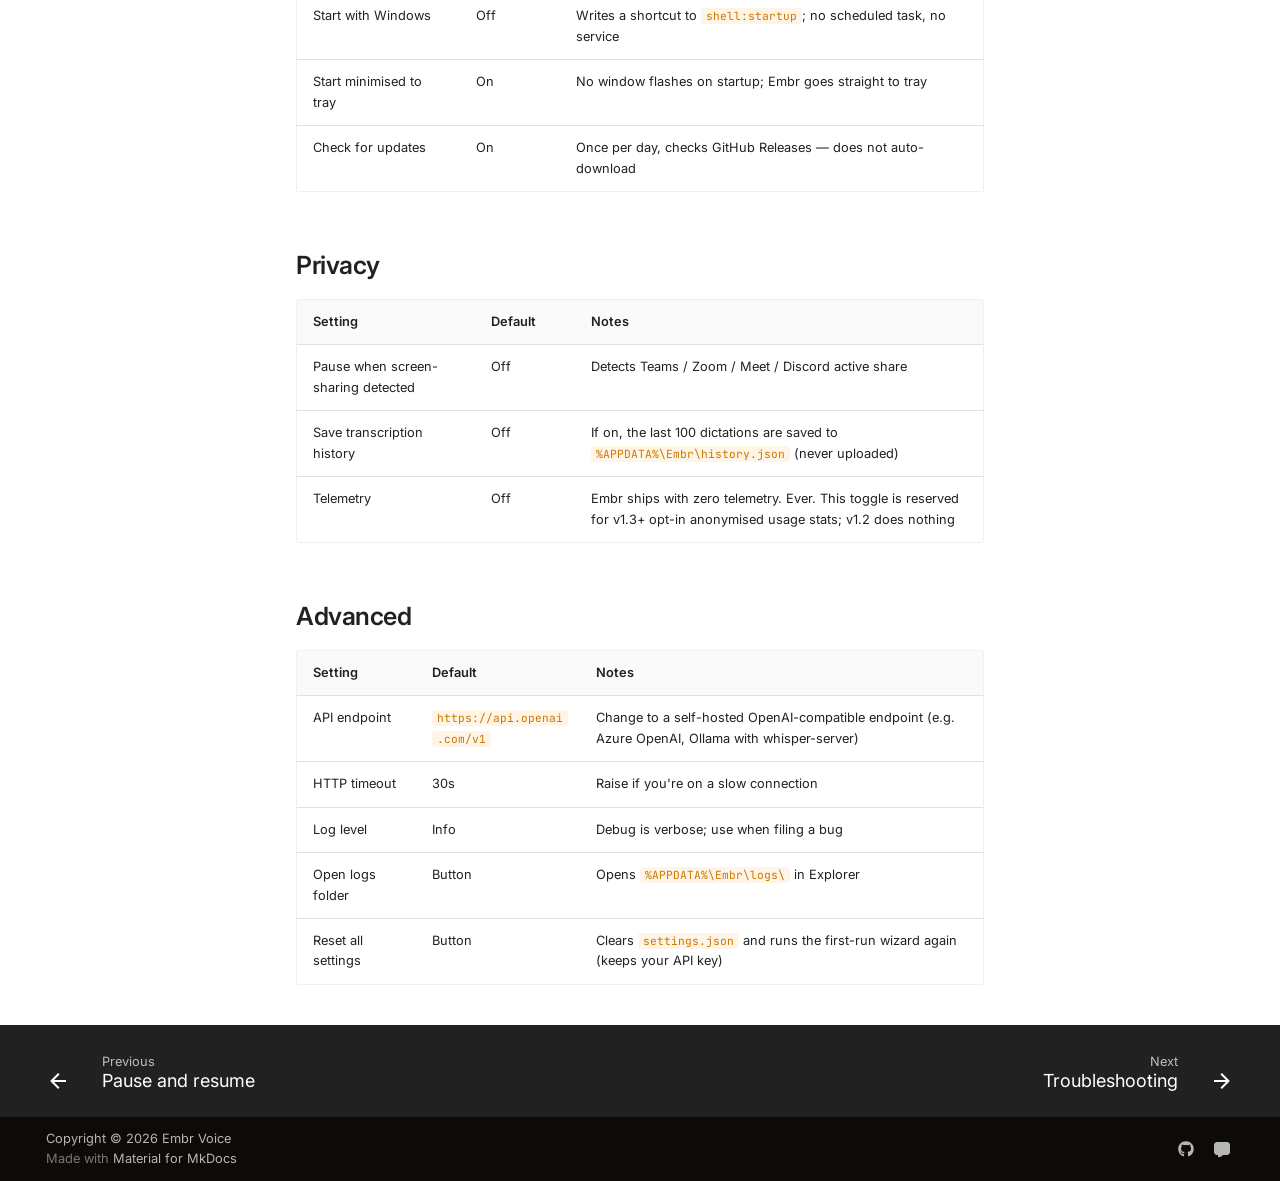
<file: settings/index.html>
<!doctype html>
<html lang="en" class="no-js">
  <head>
    
      <meta charset="utf-8">
      <meta name="viewport" content="width=device-width,initial-scale=1">
      
        <meta name="description" content="Voice dictation for any Windows app. Free, open source, BYOK.">
      
      
        <meta name="author" content="Billy Wellington / Intellium Inc.">
      
      
        <link rel="canonical" href="https://billywellington.github.io/embr-voice/settings/">
      
      
        <link rel="prev" href="../pause-resume/">
      
      
        <link rel="next" href="../troubleshooting/">
      
      
        
      
      
      <link rel="icon" href="../embr-logo.ico">
      <meta name="generator" content="mkdocs-1.6.1, mkdocs-material-9.7.6">
    
    
      
        <title>Settings - Embr Voice</title>
      
    
    
      <link rel="stylesheet" href="../assets/stylesheets/main.484c7ddc.min.css">
      
        
        <link rel="stylesheet" href="../assets/stylesheets/palette.ab4e12ef.min.css">
      
      


    
    
      
    
    
      
        
        
        <link rel="preconnect" href="https://fonts.gstatic.com" crossorigin>
        <link rel="stylesheet" href="https://fonts.googleapis.com/css?family=Inter:300,300i,400,400i,700,700i%7CJetBrains+Mono:400,400i,700,700i&display=fallback">
        <style>:root{--md-text-font:"Inter";--md-code-font:"JetBrains Mono"}</style>
      
    
    
      <link rel="stylesheet" href="../stylesheets/embr.css">
    
    <script>__md_scope=new URL("..",location),__md_hash=e=>[...e].reduce(((e,_)=>(e<<5)-e+_.charCodeAt(0)),0),__md_get=(e,_=localStorage,t=__md_scope)=>JSON.parse(_.getItem(t.pathname+"."+e)),__md_set=(e,_,t=localStorage,a=__md_scope)=>{try{t.setItem(a.pathname+"."+e,JSON.stringify(_))}catch(e){}}</script>
    
      

    
    
  </head>
  
  
    
    
      
    
    
    
    
    <body dir="ltr" data-md-color-scheme="default" data-md-color-primary="custom" data-md-color-accent="custom">
  
    
    <input class="md-toggle" data-md-toggle="drawer" type="checkbox" id="__drawer" autocomplete="off">
    <input class="md-toggle" data-md-toggle="search" type="checkbox" id="__search" autocomplete="off">
    <label class="md-overlay" for="__drawer"></label>
    <div data-md-component="skip">
      
        
        <a href="#settings" class="md-skip">
          Skip to content
        </a>
      
    </div>
    <div data-md-component="announce">
      
    </div>
    
    
      

  

<header class="md-header md-header--shadow" data-md-component="header">
  <nav class="md-header__inner md-grid" aria-label="Header">
    <a href=".." title="Embr Voice" class="md-header__button md-logo" aria-label="Embr Voice" data-md-component="logo">
      
  <img src="../embr-logo.ico" alt="logo">

    </a>
    <label class="md-header__button md-icon" for="__drawer">
      
      <svg xmlns="http://www.w3.org/2000/svg" viewBox="0 0 24 24"><path d="M3 6h18v2H3zm0 5h18v2H3zm0 5h18v2H3z"/></svg>
    </label>
    <div class="md-header__title" data-md-component="header-title">
      <div class="md-header__ellipsis">
        <div class="md-header__topic">
          <span class="md-ellipsis">
            Embr Voice
          </span>
        </div>
        <div class="md-header__topic" data-md-component="header-topic">
          <span class="md-ellipsis">
            
              Settings
            
          </span>
        </div>
      </div>
    </div>
    
      
        <form class="md-header__option" data-md-component="palette">
  
    
    
    
    <input class="md-option" data-md-color-media="(prefers-color-scheme: light)" data-md-color-scheme="default" data-md-color-primary="custom" data-md-color-accent="custom"  aria-label="Switch to dark mode"  type="radio" name="__palette" id="__palette_0">
    
      <label class="md-header__button md-icon" title="Switch to dark mode" for="__palette_1" hidden>
        <svg xmlns="http://www.w3.org/2000/svg" viewBox="0 0 24 24"><path d="M12 8a4 4 0 0 0-4 4 4 4 0 0 0 4 4 4 4 0 0 0 4-4 4 4 0 0 0-4-4m0 10a6 6 0 0 1-6-6 6 6 0 0 1 6-6 6 6 0 0 1 6 6 6 6 0 0 1-6 6m8-9.31V4h-4.69L12 .69 8.69 4H4v4.69L.69 12 4 15.31V20h4.69L12 23.31 15.31 20H20v-4.69L23.31 12z"/></svg>
      </label>
    
  
    
    
    
    <input class="md-option" data-md-color-media="(prefers-color-scheme: dark)" data-md-color-scheme="slate" data-md-color-primary="custom" data-md-color-accent="custom"  aria-label="Switch to light mode"  type="radio" name="__palette" id="__palette_1">
    
      <label class="md-header__button md-icon" title="Switch to light mode" for="__palette_0" hidden>
        <svg xmlns="http://www.w3.org/2000/svg" viewBox="0 0 24 24"><path d="M12 18c-.89 0-1.74-.2-2.5-.55C11.56 16.5 13 14.42 13 12s-1.44-4.5-3.5-5.45C10.26 6.2 11.11 6 12 6a6 6 0 0 1 6 6 6 6 0 0 1-6 6m8-9.31V4h-4.69L12 .69 8.69 4H4v4.69L.69 12 4 15.31V20h4.69L12 23.31 15.31 20H20v-4.69L23.31 12z"/></svg>
      </label>
    
  
</form>
      
    
    
      <script>var palette=__md_get("__palette");if(palette&&palette.color){if("(prefers-color-scheme)"===palette.color.media){var media=matchMedia("(prefers-color-scheme: light)"),input=document.querySelector(media.matches?"[data-md-color-media='(prefers-color-scheme: light)']":"[data-md-color-media='(prefers-color-scheme: dark)']");palette.color.media=input.getAttribute("data-md-color-media"),palette.color.scheme=input.getAttribute("data-md-color-scheme"),palette.color.primary=input.getAttribute("data-md-color-primary"),palette.color.accent=input.getAttribute("data-md-color-accent")}for(var[key,value]of Object.entries(palette.color))document.body.setAttribute("data-md-color-"+key,value)}</script>
    
    
    
      
      
        <label class="md-header__button md-icon" for="__search">
          
          <svg xmlns="http://www.w3.org/2000/svg" viewBox="0 0 24 24"><path d="M9.5 3A6.5 6.5 0 0 1 16 9.5c0 1.61-.59 3.09-1.56 4.23l.27.27h.79l5 5-1.5 1.5-5-5v-.79l-.27-.27A6.52 6.52 0 0 1 9.5 16 6.5 6.5 0 0 1 3 9.5 6.5 6.5 0 0 1 9.5 3m0 2C7 5 5 7 5 9.5S7 14 9.5 14 14 12 14 9.5 12 5 9.5 5"/></svg>
        </label>
        <div class="md-search" data-md-component="search" role="dialog">
  <label class="md-search__overlay" for="__search"></label>
  <div class="md-search__inner" role="search">
    <form class="md-search__form" name="search">
      <input type="text" class="md-search__input" name="query" aria-label="Search" placeholder="Search" autocapitalize="off" autocorrect="off" autocomplete="off" spellcheck="false" data-md-component="search-query" required>
      <label class="md-search__icon md-icon" for="__search">
        
        <svg xmlns="http://www.w3.org/2000/svg" viewBox="0 0 24 24"><path d="M9.5 3A6.5 6.5 0 0 1 16 9.5c0 1.61-.59 3.09-1.56 4.23l.27.27h.79l5 5-1.5 1.5-5-5v-.79l-.27-.27A6.52 6.52 0 0 1 9.5 16 6.5 6.5 0 0 1 3 9.5 6.5 6.5 0 0 1 9.5 3m0 2C7 5 5 7 5 9.5S7 14 9.5 14 14 12 14 9.5 12 5 9.5 5"/></svg>
        
        <svg xmlns="http://www.w3.org/2000/svg" viewBox="0 0 24 24"><path d="M20 11v2H8l5.5 5.5-1.42 1.42L4.16 12l7.92-7.92L13.5 5.5 8 11z"/></svg>
      </label>
      <nav class="md-search__options" aria-label="Search">
        
        <button type="reset" class="md-search__icon md-icon" title="Clear" aria-label="Clear" tabindex="-1">
          
          <svg xmlns="http://www.w3.org/2000/svg" viewBox="0 0 24 24"><path d="M19 6.41 17.59 5 12 10.59 6.41 5 5 6.41 10.59 12 5 17.59 6.41 19 12 13.41 17.59 19 19 17.59 13.41 12z"/></svg>
        </button>
      </nav>
      
        <div class="md-search__suggest" data-md-component="search-suggest"></div>
      
    </form>
    <div class="md-search__output">
      <div class="md-search__scrollwrap" tabindex="0" data-md-scrollfix>
        <div class="md-search-result" data-md-component="search-result">
          <div class="md-search-result__meta">
            Initializing search
          </div>
          <ol class="md-search-result__list" role="presentation"></ol>
        </div>
      </div>
    </div>
  </div>
</div>
      
    
    
      <div class="md-header__source">
        <a href="https://github.com/billywellington/embr-voice" title="Go to repository" class="md-source" data-md-component="source">
  <div class="md-source__icon md-icon">
    
    <svg xmlns="http://www.w3.org/2000/svg" viewBox="0 0 512 512"><!--! Font Awesome Free 7.1.0 by @fontawesome - https://fontawesome.com License - https://fontawesome.com/license/free (Icons: CC BY 4.0, Fonts: SIL OFL 1.1, Code: MIT License) Copyright 2025 Fonticons, Inc.--><path d="M173.9 397.4c0 2-2.3 3.6-5.2 3.6-3.3.3-5.6-1.3-5.6-3.6 0-2 2.3-3.6 5.2-3.6 3-.3 5.6 1.3 5.6 3.6m-31.1-4.5c-.7 2 1.3 4.3 4.3 4.9 2.6 1 5.6 0 6.2-2s-1.3-4.3-4.3-5.2c-2.6-.7-5.5.3-6.2 2.3m44.2-1.7c-2.9.7-4.9 2.6-4.6 4.9.3 2 2.9 3.3 5.9 2.6 2.9-.7 4.9-2.6 4.6-4.6-.3-1.9-3-3.2-5.9-2.9M252.8 8C114.1 8 8 113.3 8 252c0 110.9 69.8 205.8 169.5 239.2 12.8 2.3 17.3-5.6 17.3-12.1 0-6.2-.3-40.4-.3-61.4 0 0-70 15-84.7-29.8 0 0-11.4-29.1-27.8-36.6 0 0-22.9-15.7 1.6-15.4 0 0 24.9 2 38.6 25.8 21.9 38.6 58.6 27.5 72.9 20.9 2.3-16 8.8-27.1 16-33.7-55.9-6.2-112.3-14.3-112.3-110.5 0-27.5 7.6-41.3 23.6-58.9-2.6-6.5-11.1-33.3 2.6-67.9 20.9-6.5 69 27 69 27 20-5.6 41.5-8.5 62.8-8.5s42.8 2.9 62.8 8.5c0 0 48.1-33.6 69-27 13.7 34.7 5.2 61.4 2.6 67.9 16 17.7 25.8 31.5 25.8 58.9 0 96.5-58.9 104.2-114.8 110.5 9.2 7.9 17 22.9 17 46.4 0 33.7-.3 75.4-.3 83.6 0 6.5 4.6 14.4 17.3 12.1C436.2 457.8 504 362.9 504 252 504 113.3 391.5 8 252.8 8M105.2 352.9c-1.3 1-1 3.3.7 5.2 1.6 1.6 3.9 2.3 5.2 1 1.3-1 1-3.3-.7-5.2-1.6-1.6-3.9-2.3-5.2-1m-10.8-8.1c-.7 1.3.3 2.9 2.3 3.9 1.6 1 3.6.7 4.3-.7.7-1.3-.3-2.9-2.3-3.9-2-.6-3.6-.3-4.3.7m32.4 35.6c-1.6 1.3-1 4.3 1.3 6.2 2.3 2.3 5.2 2.6 6.5 1 1.3-1.3.7-4.3-1.3-6.2-2.2-2.3-5.2-2.6-6.5-1m-11.4-14.7c-1.6 1-1.6 3.6 0 5.9s4.3 3.3 5.6 2.3c1.6-1.3 1.6-3.9 0-6.2-1.4-2.3-4-3.3-5.6-2"/></svg>
  </div>
  <div class="md-source__repository">
    billywellington/embr-voice
  </div>
</a>
      </div>
    
  </nav>
  
</header>
    
    <div class="md-container" data-md-component="container">
      
      
        
          
        
      
      <main class="md-main" data-md-component="main">
        <div class="md-main__inner md-grid">
          
            
              
              <div class="md-sidebar md-sidebar--primary" data-md-component="sidebar" data-md-type="navigation" >
                <div class="md-sidebar__scrollwrap">
                  <div class="md-sidebar__inner">
                    



<nav class="md-nav md-nav--primary" aria-label="Navigation" data-md-level="0">
  <label class="md-nav__title" for="__drawer">
    <a href=".." title="Embr Voice" class="md-nav__button md-logo" aria-label="Embr Voice" data-md-component="logo">
      
  <img src="../embr-logo.ico" alt="logo">

    </a>
    Embr Voice
  </label>
  
    <div class="md-nav__source">
      <a href="https://github.com/billywellington/embr-voice" title="Go to repository" class="md-source" data-md-component="source">
  <div class="md-source__icon md-icon">
    
    <svg xmlns="http://www.w3.org/2000/svg" viewBox="0 0 512 512"><!--! Font Awesome Free 7.1.0 by @fontawesome - https://fontawesome.com License - https://fontawesome.com/license/free (Icons: CC BY 4.0, Fonts: SIL OFL 1.1, Code: MIT License) Copyright 2025 Fonticons, Inc.--><path d="M173.9 397.4c0 2-2.3 3.6-5.2 3.6-3.3.3-5.6-1.3-5.6-3.6 0-2 2.3-3.6 5.2-3.6 3-.3 5.6 1.3 5.6 3.6m-31.1-4.5c-.7 2 1.3 4.3 4.3 4.9 2.6 1 5.6 0 6.2-2s-1.3-4.3-4.3-5.2c-2.6-.7-5.5.3-6.2 2.3m44.2-1.7c-2.9.7-4.9 2.6-4.6 4.9.3 2 2.9 3.3 5.9 2.6 2.9-.7 4.9-2.6 4.6-4.6-.3-1.9-3-3.2-5.9-2.9M252.8 8C114.1 8 8 113.3 8 252c0 110.9 69.8 205.8 169.5 239.2 12.8 2.3 17.3-5.6 17.3-12.1 0-6.2-.3-40.4-.3-61.4 0 0-70 15-84.7-29.8 0 0-11.4-29.1-27.8-36.6 0 0-22.9-15.7 1.6-15.4 0 0 24.9 2 38.6 25.8 21.9 38.6 58.6 27.5 72.9 20.9 2.3-16 8.8-27.1 16-33.7-55.9-6.2-112.3-14.3-112.3-110.5 0-27.5 7.6-41.3 23.6-58.9-2.6-6.5-11.1-33.3 2.6-67.9 20.9-6.5 69 27 69 27 20-5.6 41.5-8.5 62.8-8.5s42.8 2.9 62.8 8.5c0 0 48.1-33.6 69-27 13.7 34.7 5.2 61.4 2.6 67.9 16 17.7 25.8 31.5 25.8 58.9 0 96.5-58.9 104.2-114.8 110.5 9.2 7.9 17 22.9 17 46.4 0 33.7-.3 75.4-.3 83.6 0 6.5 4.6 14.4 17.3 12.1C436.2 457.8 504 362.9 504 252 504 113.3 391.5 8 252.8 8M105.2 352.9c-1.3 1-1 3.3.7 5.2 1.6 1.6 3.9 2.3 5.2 1 1.3-1 1-3.3-.7-5.2-1.6-1.6-3.9-2.3-5.2-1m-10.8-8.1c-.7 1.3.3 2.9 2.3 3.9 1.6 1 3.6.7 4.3-.7.7-1.3-.3-2.9-2.3-3.9-2-.6-3.6-.3-4.3.7m32.4 35.6c-1.6 1.3-1 4.3 1.3 6.2 2.3 2.3 5.2 2.6 6.5 1 1.3-1.3.7-4.3-1.3-6.2-2.2-2.3-5.2-2.6-6.5-1m-11.4-14.7c-1.6 1-1.6 3.6 0 5.9s4.3 3.3 5.6 2.3c1.6-1.3 1.6-3.9 0-6.2-1.4-2.3-4-3.3-5.6-2"/></svg>
  </div>
  <div class="md-source__repository">
    billywellington/embr-voice
  </div>
</a>
    </div>
  
  <ul class="md-nav__list" data-md-scrollfix>
    
      
      
  
  
  
  
    <li class="md-nav__item">
      <a href=".." class="md-nav__link">
        
  
  
  <span class="md-ellipsis">
    
  
    Home
  

    
  </span>
  
  

      </a>
    </li>
  

    
      
      
  
  
  
  
    
    
    
    
    
    <li class="md-nav__item md-nav__item--nested">
      
        
        
        <input class="md-nav__toggle md-toggle " type="checkbox" id="__nav_2" >
        
          
          <label class="md-nav__link" for="__nav_2" id="__nav_2_label" tabindex="0">
            
  
  
  <span class="md-ellipsis">
    
  
    Get started
  

    
  </span>
  
  

            <span class="md-nav__icon md-icon"></span>
          </label>
        
        <nav class="md-nav" data-md-level="1" aria-labelledby="__nav_2_label" aria-expanded="false">
          <label class="md-nav__title" for="__nav_2">
            <span class="md-nav__icon md-icon"></span>
            
  
    Get started
  

          </label>
          <ul class="md-nav__list" data-md-scrollfix>
            
              
                
  
  
  
  
    <li class="md-nav__item">
      <a href="../install/" class="md-nav__link">
        
  
  
  <span class="md-ellipsis">
    
  
    Install
  

    
  </span>
  
  

      </a>
    </li>
  

              
            
              
                
  
  
  
  
    <li class="md-nav__item">
      <a href="../api-key/" class="md-nav__link">
        
  
  
  <span class="md-ellipsis">
    
  
    Add your OpenAI key
  

    
  </span>
  
  

      </a>
    </li>
  

              
            
              
                
  
  
  
  
    <li class="md-nav__item">
      <a href="../first-dictation/" class="md-nav__link">
        
  
  
  <span class="md-ellipsis">
    
  
    First dictation
  

    
  </span>
  
  

      </a>
    </li>
  

              
            
          </ul>
        </nav>
      
    </li>
  

    
      
      
  
  
    
  
  
  
    
    
    
    
    
    <li class="md-nav__item md-nav__item--active md-nav__item--nested">
      
        
        
        <input class="md-nav__toggle md-toggle " type="checkbox" id="__nav_3" checked>
        
          
          <label class="md-nav__link" for="__nav_3" id="__nav_3_label" tabindex="0">
            
  
  
  <span class="md-ellipsis">
    
  
    Using Embr
  

    
  </span>
  
  

            <span class="md-nav__icon md-icon"></span>
          </label>
        
        <nav class="md-nav" data-md-level="1" aria-labelledby="__nav_3_label" aria-expanded="true">
          <label class="md-nav__title" for="__nav_3">
            <span class="md-nav__icon md-icon"></span>
            
  
    Using Embr
  

          </label>
          <ul class="md-nav__list" data-md-scrollfix>
            
              
                
  
  
  
  
    <li class="md-nav__item">
      <a href="../hotkeys/" class="md-nav__link">
        
  
  
  <span class="md-ellipsis">
    
  
    Hotkeys
  

    
  </span>
  
  

      </a>
    </li>
  

              
            
              
                
  
  
  
  
    <li class="md-nav__item">
      <a href="../pause-resume/" class="md-nav__link">
        
  
  
  <span class="md-ellipsis">
    
  
    Pause and resume
  

    
  </span>
  
  

      </a>
    </li>
  

              
            
              
                
  
  
    
  
  
  
    <li class="md-nav__item md-nav__item--active">
      
      <input class="md-nav__toggle md-toggle" type="checkbox" id="__toc">
      
      
        
      
      
        <label class="md-nav__link md-nav__link--active" for="__toc">
          
  
  
  <span class="md-ellipsis">
    
  
    Settings
  

    
  </span>
  
  

          <span class="md-nav__icon md-icon"></span>
        </label>
      
      <a href="./" class="md-nav__link md-nav__link--active">
        
  
  
  <span class="md-ellipsis">
    
  
    Settings
  

    
  </span>
  
  

      </a>
      
        

<nav class="md-nav md-nav--secondary" aria-label="Table of contents">
  
  
  
    
  
  
    <label class="md-nav__title" for="__toc">
      <span class="md-nav__icon md-icon"></span>
      Table of contents
    </label>
    <ul class="md-nav__list" data-md-component="toc" data-md-scrollfix>
      
        <li class="md-nav__item">
  <a href="#dictation" class="md-nav__link">
    <span class="md-ellipsis">
      
        Dictation
      
    </span>
  </a>
  
</li>
      
        <li class="md-nav__item">
  <a href="#microphone" class="md-nav__link">
    <span class="md-ellipsis">
      
        Microphone
      
    </span>
  </a>
  
</li>
      
        <li class="md-nav__item">
  <a href="#appearance" class="md-nav__link">
    <span class="md-ellipsis">
      
        Appearance
      
    </span>
  </a>
  
</li>
      
        <li class="md-nav__item">
  <a href="#startup" class="md-nav__link">
    <span class="md-ellipsis">
      
        Startup
      
    </span>
  </a>
  
</li>
      
        <li class="md-nav__item">
  <a href="#privacy" class="md-nav__link">
    <span class="md-ellipsis">
      
        Privacy
      
    </span>
  </a>
  
</li>
      
        <li class="md-nav__item">
  <a href="#advanced" class="md-nav__link">
    <span class="md-ellipsis">
      
        Advanced
      
    </span>
  </a>
  
</li>
      
    </ul>
  
</nav>
      
    </li>
  

              
            
          </ul>
        </nav>
      
    </li>
  

    
      
      
  
  
  
  
    
    
    
    
    
    <li class="md-nav__item md-nav__item--nested">
      
        
        
        <input class="md-nav__toggle md-toggle " type="checkbox" id="__nav_4" >
        
          
          <label class="md-nav__link" for="__nav_4" id="__nav_4_label" tabindex="0">
            
  
  
  <span class="md-ellipsis">
    
  
    Help
  

    
  </span>
  
  

            <span class="md-nav__icon md-icon"></span>
          </label>
        
        <nav class="md-nav" data-md-level="1" aria-labelledby="__nav_4_label" aria-expanded="false">
          <label class="md-nav__title" for="__nav_4">
            <span class="md-nav__icon md-icon"></span>
            
  
    Help
  

          </label>
          <ul class="md-nav__list" data-md-scrollfix>
            
              
                
  
  
  
  
    <li class="md-nav__item">
      <a href="../troubleshooting/" class="md-nav__link">
        
  
  
  <span class="md-ellipsis">
    
  
    Troubleshooting
  

    
  </span>
  
  

      </a>
    </li>
  

              
            
              
                
  
  
  
  
    <li class="md-nav__item">
      <a href="../faq/" class="md-nav__link">
        
  
  
  <span class="md-ellipsis">
    
  
    FAQ
  

    
  </span>
  
  

      </a>
    </li>
  

              
            
          </ul>
        </nav>
      
    </li>
  

    
      
      
  
  
  
  
    
    
    
    
    
    <li class="md-nav__item md-nav__item--nested">
      
        
        
        <input class="md-nav__toggle md-toggle " type="checkbox" id="__nav_5" >
        
          
          <label class="md-nav__link" for="__nav_5" id="__nav_5_label" tabindex="0">
            
  
  
  <span class="md-ellipsis">
    
  
    About
  

    
  </span>
  
  

            <span class="md-nav__icon md-icon"></span>
          </label>
        
        <nav class="md-nav" data-md-level="1" aria-labelledby="__nav_5_label" aria-expanded="false">
          <label class="md-nav__title" for="__nav_5">
            <span class="md-nav__icon md-icon"></span>
            
  
    About
  

          </label>
          <ul class="md-nav__list" data-md-scrollfix>
            
              
                
  
  
  
  
    <li class="md-nav__item">
      <a href="../changelog/" class="md-nav__link">
        
  
  
  <span class="md-ellipsis">
    
  
    Changelog
  

    
  </span>
  
  

      </a>
    </li>
  

              
            
              
                
  
  
  
  
    <li class="md-nav__item">
      <a href="../license/" class="md-nav__link">
        
  
  
  <span class="md-ellipsis">
    
  
    License
  

    
  </span>
  
  

      </a>
    </li>
  

              
            
          </ul>
        </nav>
      
    </li>
  

    
  </ul>
</nav>
                  </div>
                </div>
              </div>
            
            
              
              <div class="md-sidebar md-sidebar--secondary" data-md-component="sidebar" data-md-type="toc" >
                <div class="md-sidebar__scrollwrap">
                  <div class="md-sidebar__inner">
                    

<nav class="md-nav md-nav--secondary" aria-label="Table of contents">
  
  
  
    
  
  
    <label class="md-nav__title" for="__toc">
      <span class="md-nav__icon md-icon"></span>
      Table of contents
    </label>
    <ul class="md-nav__list" data-md-component="toc" data-md-scrollfix>
      
        <li class="md-nav__item">
  <a href="#dictation" class="md-nav__link">
    <span class="md-ellipsis">
      
        Dictation
      
    </span>
  </a>
  
</li>
      
        <li class="md-nav__item">
  <a href="#microphone" class="md-nav__link">
    <span class="md-ellipsis">
      
        Microphone
      
    </span>
  </a>
  
</li>
      
        <li class="md-nav__item">
  <a href="#appearance" class="md-nav__link">
    <span class="md-ellipsis">
      
        Appearance
      
    </span>
  </a>
  
</li>
      
        <li class="md-nav__item">
  <a href="#startup" class="md-nav__link">
    <span class="md-ellipsis">
      
        Startup
      
    </span>
  </a>
  
</li>
      
        <li class="md-nav__item">
  <a href="#privacy" class="md-nav__link">
    <span class="md-ellipsis">
      
        Privacy
      
    </span>
  </a>
  
</li>
      
        <li class="md-nav__item">
  <a href="#advanced" class="md-nav__link">
    <span class="md-ellipsis">
      
        Advanced
      
    </span>
  </a>
  
</li>
      
    </ul>
  
</nav>
                  </div>
                </div>
              </div>
            
          
          
            <div class="md-content" data-md-component="content">
              
              <article class="md-content__inner md-typeset">
                
                  


  
    <a href="https://github.com/billywellington/embr-voice/edit/main/docs/settings.md" title="Edit this page" class="md-content__button md-icon" rel="edit">
      
      <svg xmlns="http://www.w3.org/2000/svg" viewBox="0 0 24 24"><path d="M20.71 7.04c.39-.39.39-1.04 0-1.41l-2.34-2.34c-.37-.39-1.02-.39-1.41 0l-1.84 1.83 3.75 3.75M3 17.25V21h3.75L17.81 9.93l-3.75-3.75z"/></svg>
    </a>
  
  


<h1 id="settings">Settings<a class="headerlink" href="#settings" title="Link to this section">&para;</a></h1>
<p>Open via: tray icon → <strong>Settings</strong>.</p>
<p>All settings persist to <code>%APPDATA%\Embr\settings.json</code>.</p>
<h2 id="dictation">Dictation<a class="headerlink" href="#dictation" title="Link to this section">&para;</a></h2>
<table>
<thead>
<tr>
<th>Setting</th>
<th>Default</th>
<th>Notes</th>
</tr>
</thead>
<tbody>
<tr>
<td>Hotkey</td>
<td><code>Ctrl</code> + <code>Win</code></td>
<td><a href="../hotkeys/#changing-the-hotkey">Change via Settings → Dictation → Change hotkey</a></td>
</tr>
<tr>
<td>Hotkey mode</td>
<td>Tap</td>
<td>Tap toggles, Hold is press-and-hold-while-speaking</td>
</tr>
<tr>
<td>Language</td>
<td>Auto-detect</td>
<td>Explicit language (English, Afrikaans, French, etc.) is more accurate</td>
</tr>
<tr>
<td>Transcription model</td>
<td><code>whisper-1</code></td>
<td>Alternative: <code>gpt-4o-transcribe</code> (slightly better on accents, same price)</td>
</tr>
<tr>
<td>Auto-pause in apps</td>
<td>empty</td>
<td>Comma-separated <code>.exe</code> names where Embr won't respond</td>
</tr>
</tbody>
</table>
<h2 id="microphone">Microphone<a class="headerlink" href="#microphone" title="Link to this section">&para;</a></h2>
<table>
<thead>
<tr>
<th>Setting</th>
<th>Default</th>
<th>Notes</th>
</tr>
</thead>
<tbody>
<tr>
<td>Input device</td>
<td>System default</td>
<td>Drop-down of all input devices detected on your system</td>
</tr>
<tr>
<td>Input gain</td>
<td>1.0×</td>
<td>Bump to 1.5× or 2× if your mic is quiet</td>
</tr>
<tr>
<td>Noise suppression</td>
<td>On</td>
<td>Uses Silero VAD to trim silence and background noise before sending to OpenAI</td>
</tr>
<tr>
<td>Mic test</td>
<td>Button</td>
<td>Opens a live level meter — speak and watch the bars move</td>
</tr>
</tbody>
</table>
<p>If the bars don't move when you speak, you have the wrong input device selected.</p>
<h2 id="appearance">Appearance<a class="headerlink" href="#appearance" title="Link to this section">&para;</a></h2>
<table>
<thead>
<tr>
<th>Setting</th>
<th>Default</th>
<th>Notes</th>
</tr>
</thead>
<tbody>
<tr>
<td>Overlay visibility</td>
<td>Subtle</td>
<td>Tiny orange waveform pill while recording. Options: off / subtle / prominent</td>
</tr>
<tr>
<td>Overlay position</td>
<td>Bottom-right</td>
<td>Corner of the screen where the recording indicator appears</td>
</tr>
<tr>
<td>Tray icon</td>
<td>Colour</td>
<td>Alternative: Monochrome for minimal Windows themes</td>
</tr>
</tbody>
</table>
<h2 id="startup">Startup<a class="headerlink" href="#startup" title="Link to this section">&para;</a></h2>
<table>
<thead>
<tr>
<th>Setting</th>
<th>Default</th>
<th>Notes</th>
</tr>
</thead>
<tbody>
<tr>
<td>Start with Windows</td>
<td>Off</td>
<td>Writes a shortcut to <code>shell:startup</code>; no scheduled task, no service</td>
</tr>
<tr>
<td>Start minimised to tray</td>
<td>On</td>
<td>No window flashes on startup; Embr goes straight to tray</td>
</tr>
<tr>
<td>Check for updates</td>
<td>On</td>
<td>Once per day, checks GitHub Releases — does not auto-download</td>
</tr>
</tbody>
</table>
<h2 id="privacy">Privacy<a class="headerlink" href="#privacy" title="Link to this section">&para;</a></h2>
<table>
<thead>
<tr>
<th>Setting</th>
<th>Default</th>
<th>Notes</th>
</tr>
</thead>
<tbody>
<tr>
<td>Pause when screen-sharing detected</td>
<td>Off</td>
<td>Detects Teams / Zoom / Meet / Discord active share</td>
</tr>
<tr>
<td>Save transcription history</td>
<td>Off</td>
<td>If on, the last 100 dictations are saved to <code>%APPDATA%\Embr\history.json</code> (never uploaded)</td>
</tr>
<tr>
<td>Telemetry</td>
<td>Off</td>
<td>Embr ships with zero telemetry. Ever. This toggle is reserved for v1.3+ opt-in anonymised usage stats; v1.2 does nothing</td>
</tr>
</tbody>
</table>
<h2 id="advanced">Advanced<a class="headerlink" href="#advanced" title="Link to this section">&para;</a></h2>
<table>
<thead>
<tr>
<th>Setting</th>
<th>Default</th>
<th>Notes</th>
</tr>
</thead>
<tbody>
<tr>
<td>API endpoint</td>
<td><code>https://api.openai.com/v1</code></td>
<td>Change to a self-hosted OpenAI-compatible endpoint (e.g. Azure OpenAI, Ollama with whisper-server)</td>
</tr>
<tr>
<td>HTTP timeout</td>
<td>30s</td>
<td>Raise if you're on a slow connection</td>
</tr>
<tr>
<td>Log level</td>
<td>Info</td>
<td>Debug is verbose; use when filing a bug</td>
</tr>
<tr>
<td>Open logs folder</td>
<td>Button</td>
<td>Opens <code>%APPDATA%\Embr\logs\</code> in Explorer</td>
</tr>
<tr>
<td>Reset all settings</td>
<td>Button</td>
<td>Clears <code>settings.json</code> and runs the first-run wizard again (keeps your API key)</td>
</tr>
</tbody>
</table>












                
              </article>
            </div>
          
          
<script>var target=document.getElementById(location.hash.slice(1));target&&target.name&&(target.checked=target.name.startsWith("__tabbed_"))</script>
        </div>
        
          <button type="button" class="md-top md-icon" data-md-component="top" hidden>
  
  <svg xmlns="http://www.w3.org/2000/svg" viewBox="0 0 24 24"><path d="M13 20h-2V8l-5.5 5.5-1.42-1.42L12 4.16l7.92 7.92-1.42 1.42L13 8z"/></svg>
  Back to top
</button>
        
      </main>
      
        <footer class="md-footer">
  
    
      
      <nav class="md-footer__inner md-grid" aria-label="Footer" >
        
          
          <a href="../pause-resume/" class="md-footer__link md-footer__link--prev" aria-label="Previous: Pause and resume">
            <div class="md-footer__button md-icon">
              
              <svg xmlns="http://www.w3.org/2000/svg" viewBox="0 0 24 24"><path d="M20 11v2H8l5.5 5.5-1.42 1.42L4.16 12l7.92-7.92L13.5 5.5 8 11z"/></svg>
            </div>
            <div class="md-footer__title">
              <span class="md-footer__direction">
                Previous
              </span>
              <div class="md-ellipsis">
                Pause and resume
              </div>
            </div>
          </a>
        
        
          
          <a href="../troubleshooting/" class="md-footer__link md-footer__link--next" aria-label="Next: Troubleshooting">
            <div class="md-footer__title">
              <span class="md-footer__direction">
                Next
              </span>
              <div class="md-ellipsis">
                Troubleshooting
              </div>
            </div>
            <div class="md-footer__button md-icon">
              
              <svg xmlns="http://www.w3.org/2000/svg" viewBox="0 0 24 24"><path d="M4 11v2h12l-5.5 5.5 1.42 1.42L19.84 12l-7.92-7.92L10.5 5.5 16 11z"/></svg>
            </div>
          </a>
        
      </nav>
    
  
  <div class="md-footer-meta md-typeset">
    <div class="md-footer-meta__inner md-grid">
      <div class="md-copyright">
  
    <div class="md-copyright__highlight">
      Copyright &copy; 2026 Embr Voice
    </div>
  
  
    Made with
    <a href="https://squidfunk.github.io/mkdocs-material/" target="_blank" rel="noopener">
      Material for MkDocs
    </a>
  
</div>
      
        
<div class="md-social">
  
    
    
    
    
    <a href="https://github.com/embr-voice/embr" target="_blank" rel="noopener" title="GitHub" class="md-social__link">
      <svg xmlns="http://www.w3.org/2000/svg" viewBox="0 0 512 512"><!--! Font Awesome Free 7.1.0 by @fontawesome - https://fontawesome.com License - https://fontawesome.com/license/free (Icons: CC BY 4.0, Fonts: SIL OFL 1.1, Code: MIT License) Copyright 2025 Fonticons, Inc.--><path d="M173.9 397.4c0 2-2.3 3.6-5.2 3.6-3.3.3-5.6-1.3-5.6-3.6 0-2 2.3-3.6 5.2-3.6 3-.3 5.6 1.3 5.6 3.6m-31.1-4.5c-.7 2 1.3 4.3 4.3 4.9 2.6 1 5.6 0 6.2-2s-1.3-4.3-4.3-5.2c-2.6-.7-5.5.3-6.2 2.3m44.2-1.7c-2.9.7-4.9 2.6-4.6 4.9.3 2 2.9 3.3 5.9 2.6 2.9-.7 4.9-2.6 4.6-4.6-.3-1.9-3-3.2-5.9-2.9M252.8 8C114.1 8 8 113.3 8 252c0 110.9 69.8 205.8 169.5 239.2 12.8 2.3 17.3-5.6 17.3-12.1 0-6.2-.3-40.4-.3-61.4 0 0-70 15-84.7-29.8 0 0-11.4-29.1-27.8-36.6 0 0-22.9-15.7 1.6-15.4 0 0 24.9 2 38.6 25.8 21.9 38.6 58.6 27.5 72.9 20.9 2.3-16 8.8-27.1 16-33.7-55.9-6.2-112.3-14.3-112.3-110.5 0-27.5 7.6-41.3 23.6-58.9-2.6-6.5-11.1-33.3 2.6-67.9 20.9-6.5 69 27 69 27 20-5.6 41.5-8.5 62.8-8.5s42.8 2.9 62.8 8.5c0 0 48.1-33.6 69-27 13.7 34.7 5.2 61.4 2.6 67.9 16 17.7 25.8 31.5 25.8 58.9 0 96.5-58.9 104.2-114.8 110.5 9.2 7.9 17 22.9 17 46.4 0 33.7-.3 75.4-.3 83.6 0 6.5 4.6 14.4 17.3 12.1C436.2 457.8 504 362.9 504 252 504 113.3 391.5 8 252.8 8M105.2 352.9c-1.3 1-1 3.3.7 5.2 1.6 1.6 3.9 2.3 5.2 1 1.3-1 1-3.3-.7-5.2-1.6-1.6-3.9-2.3-5.2-1m-10.8-8.1c-.7 1.3.3 2.9 2.3 3.9 1.6 1 3.6.7 4.3-.7.7-1.3-.3-2.9-2.3-3.9-2-.6-3.6-.3-4.3.7m32.4 35.6c-1.6 1.3-1 4.3 1.3 6.2 2.3 2.3 5.2 2.6 6.5 1 1.3-1.3.7-4.3-1.3-6.2-2.2-2.3-5.2-2.6-6.5-1m-11.4-14.7c-1.6 1-1.6 3.6 0 5.9s4.3 3.3 5.6 2.3c1.6-1.3 1.6-3.9 0-6.2-1.4-2.3-4-3.3-5.6-2"/></svg>
    </a>
  
    
    
    
    
    <a href="https://github.com/embr-voice/embr/discussions" target="_blank" rel="noopener" title="GitHub Discussions" class="md-social__link">
      <svg xmlns="http://www.w3.org/2000/svg" viewBox="0 0 512 512"><!--! Font Awesome Free 7.1.0 by @fontawesome - https://fontawesome.com License - https://fontawesome.com/license/free (Icons: CC BY 4.0, Fonts: SIL OFL 1.1, Code: MIT License) Copyright 2025 Fonticons, Inc.--><path d="M0 352V128c0-53 43-96 96-96h320c53 0 96 43 96 96v224c0 53-43 96-96 96H296c-5.2 0-10.2 1.7-14.4 4.8l-115.2 86.4c-4.2 3.1-9.2 4.8-14.4 4.8-13.3 0-24-10.7-24-24v-72H96c-53 0-96-43-96-96"/></svg>
    </a>
  
</div>
      
    </div>
  </div>
</footer>
      
    </div>
    <div class="md-dialog" data-md-component="dialog">
      <div class="md-dialog__inner md-typeset"></div>
    </div>
    
    
    
      
      
      <script id="__config" type="application/json">{"annotate": null, "base": "..", "features": ["navigation.instant", "navigation.tracking", "navigation.top", "navigation.footer", "search.suggest", "search.highlight", "content.action.edit", "content.code.copy", "toc.follow"], "search": "../assets/javascripts/workers/search.2c215733.min.js", "tags": null, "translations": {"clipboard.copied": "Copied to clipboard", "clipboard.copy": "Copy to clipboard", "search.result.more.one": "1 more on this page", "search.result.more.other": "# more on this page", "search.result.none": "No matching documents", "search.result.one": "1 matching document", "search.result.other": "# matching documents", "search.result.placeholder": "Type to start searching", "search.result.term.missing": "Missing", "select.version": "Select version"}, "version": null}</script>
    
    
      <script src="../assets/javascripts/bundle.79ae519e.min.js"></script>
      
    
  </body>
</html>
</file>
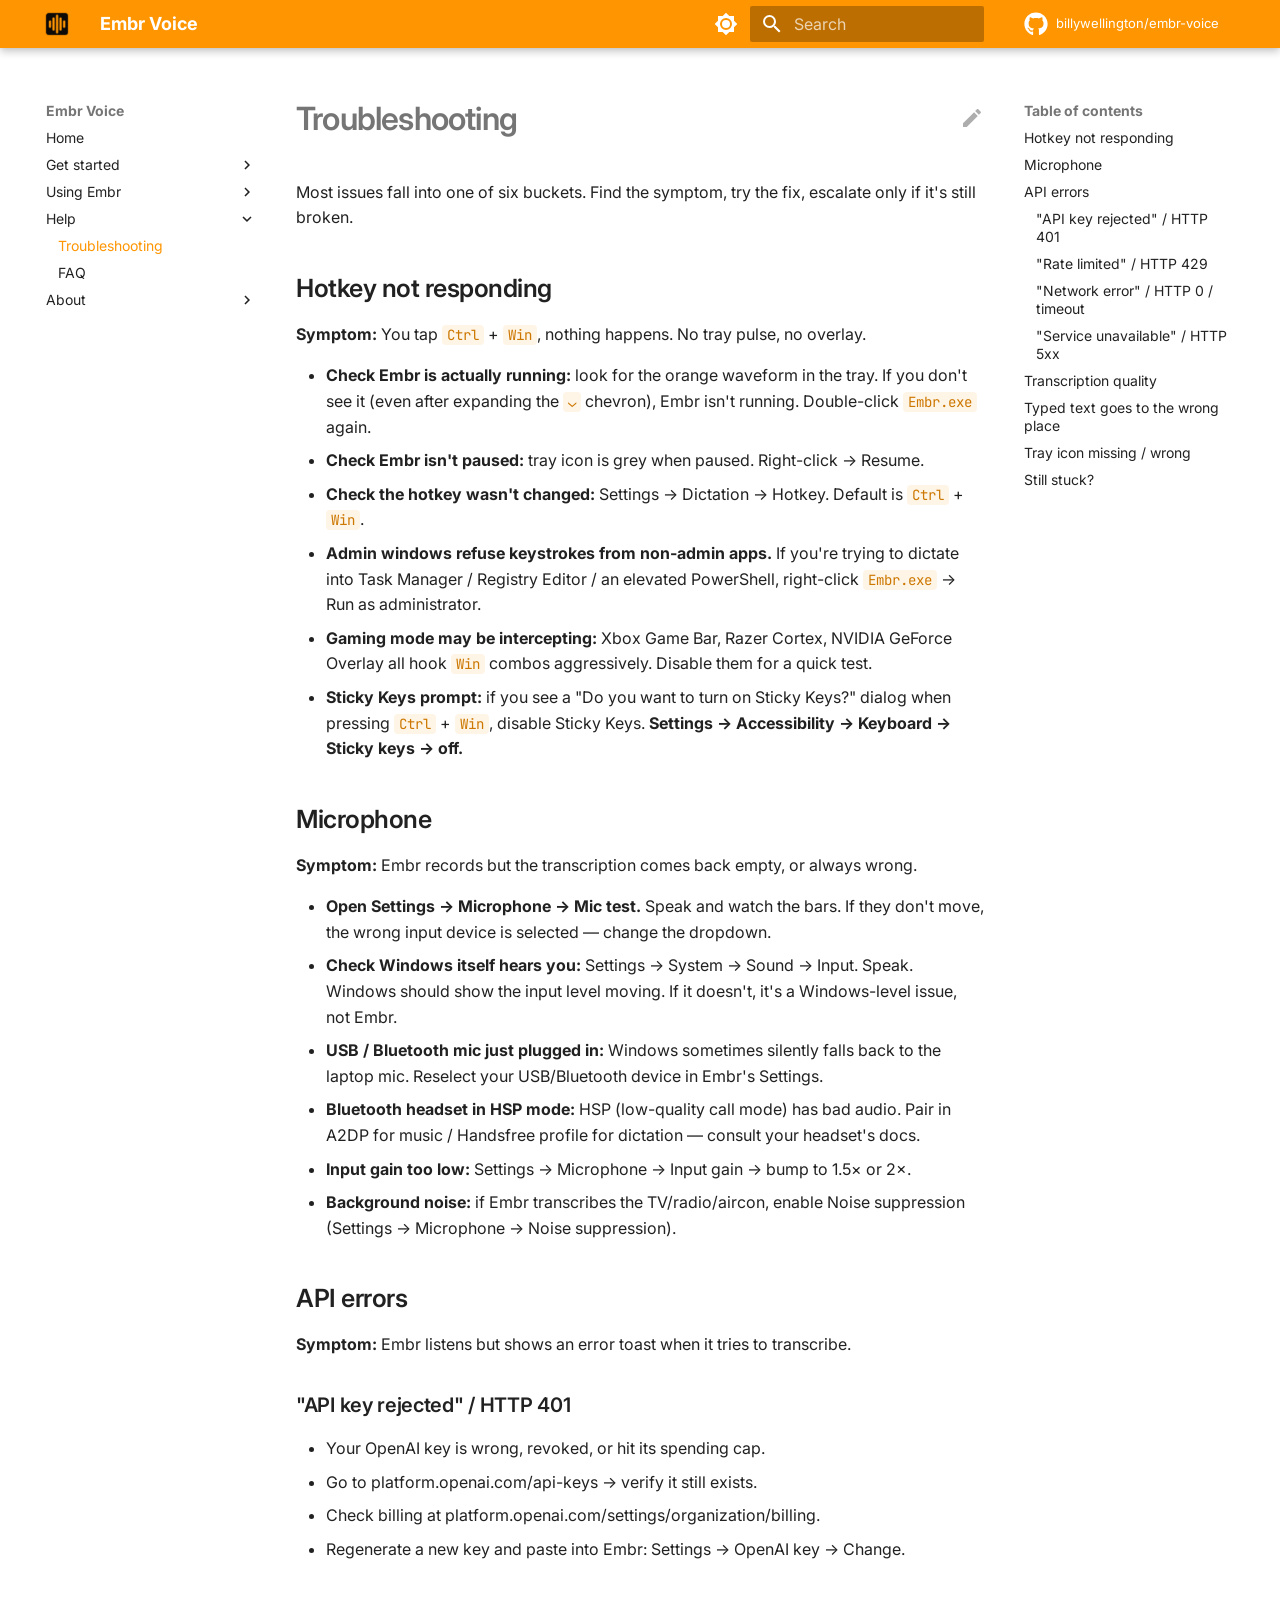
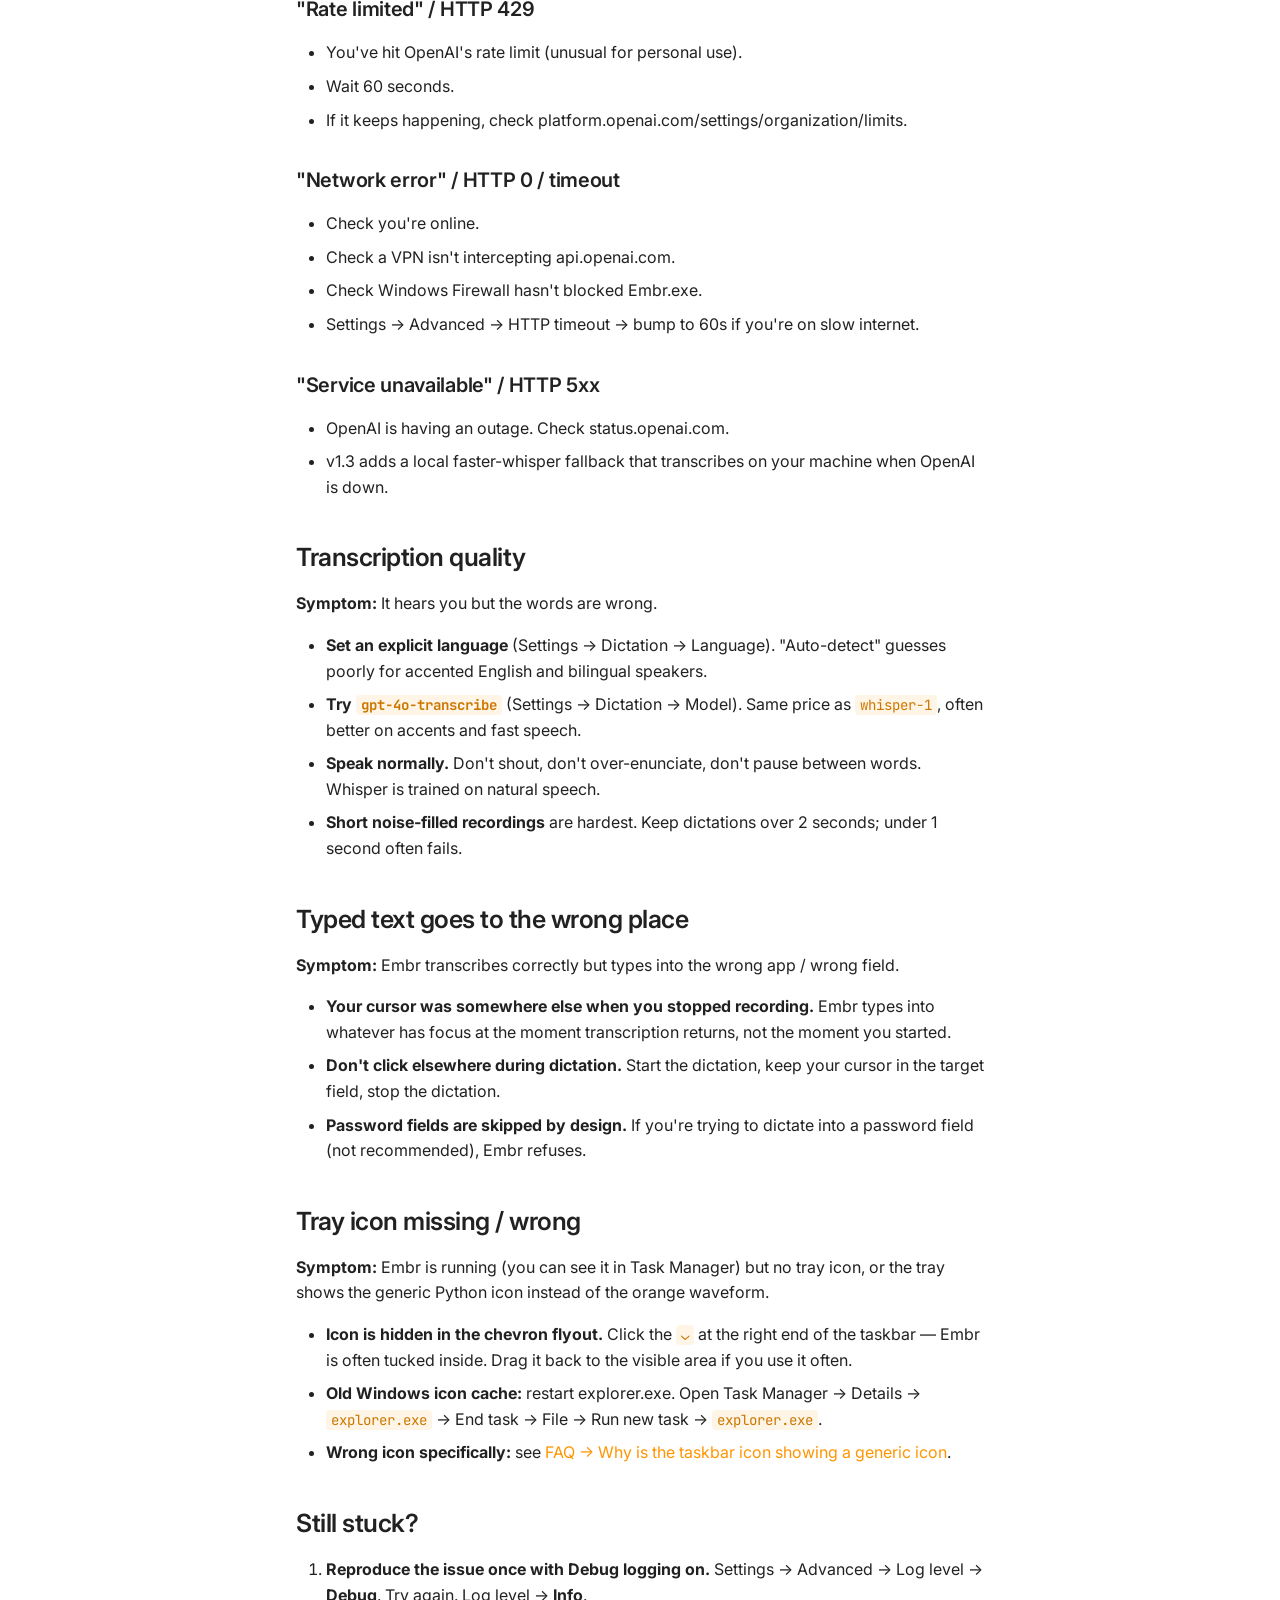
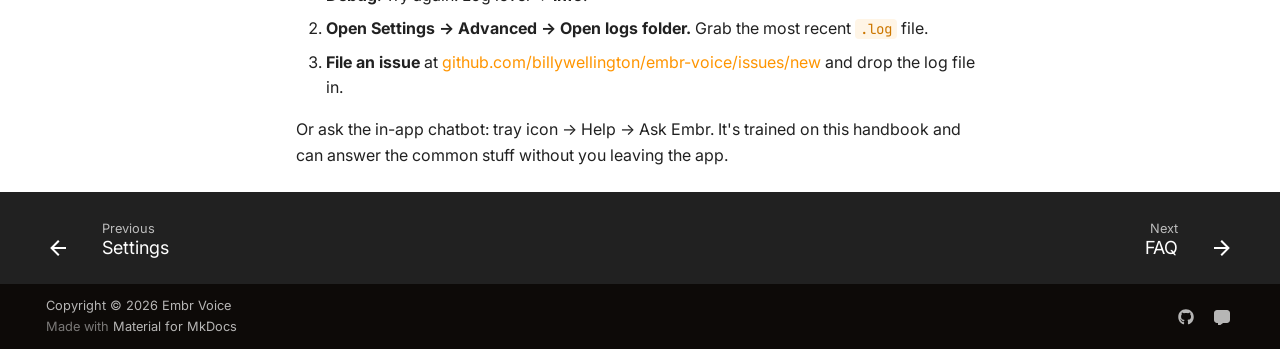
<file: troubleshooting/index.html>
<!doctype html>
<html lang="en" class="no-js">
  <head>
    
      <meta charset="utf-8">
      <meta name="viewport" content="width=device-width,initial-scale=1">
      
        <meta name="description" content="Voice dictation for any Windows app. Free, open source, BYOK.">
      
      
        <meta name="author" content="Billy Wellington / Intellium Inc.">
      
      
        <link rel="canonical" href="https://billywellington.github.io/embr-voice/troubleshooting/">
      
      
        <link rel="prev" href="../settings/">
      
      
        <link rel="next" href="../faq/">
      
      
        
      
      
      <link rel="icon" href="../embr-logo.ico">
      <meta name="generator" content="mkdocs-1.6.1, mkdocs-material-9.7.6">
    
    
      
        <title>Troubleshooting - Embr Voice</title>
      
    
    
      <link rel="stylesheet" href="../assets/stylesheets/main.484c7ddc.min.css">
      
        
        <link rel="stylesheet" href="../assets/stylesheets/palette.ab4e12ef.min.css">
      
      


    
    
      
    
    
      
        
        
        <link rel="preconnect" href="https://fonts.gstatic.com" crossorigin>
        <link rel="stylesheet" href="https://fonts.googleapis.com/css?family=Inter:300,300i,400,400i,700,700i%7CJetBrains+Mono:400,400i,700,700i&display=fallback">
        <style>:root{--md-text-font:"Inter";--md-code-font:"JetBrains Mono"}</style>
      
    
    
      <link rel="stylesheet" href="../stylesheets/embr.css">
    
    <script>__md_scope=new URL("..",location),__md_hash=e=>[...e].reduce(((e,_)=>(e<<5)-e+_.charCodeAt(0)),0),__md_get=(e,_=localStorage,t=__md_scope)=>JSON.parse(_.getItem(t.pathname+"."+e)),__md_set=(e,_,t=localStorage,a=__md_scope)=>{try{t.setItem(a.pathname+"."+e,JSON.stringify(_))}catch(e){}}</script>
    
      

    
    
  </head>
  
  
    
    
      
    
    
    
    
    <body dir="ltr" data-md-color-scheme="default" data-md-color-primary="custom" data-md-color-accent="custom">
  
    
    <input class="md-toggle" data-md-toggle="drawer" type="checkbox" id="__drawer" autocomplete="off">
    <input class="md-toggle" data-md-toggle="search" type="checkbox" id="__search" autocomplete="off">
    <label class="md-overlay" for="__drawer"></label>
    <div data-md-component="skip">
      
        
        <a href="#troubleshooting" class="md-skip">
          Skip to content
        </a>
      
    </div>
    <div data-md-component="announce">
      
    </div>
    
    
      

  

<header class="md-header md-header--shadow" data-md-component="header">
  <nav class="md-header__inner md-grid" aria-label="Header">
    <a href=".." title="Embr Voice" class="md-header__button md-logo" aria-label="Embr Voice" data-md-component="logo">
      
  <img src="../embr-logo.ico" alt="logo">

    </a>
    <label class="md-header__button md-icon" for="__drawer">
      
      <svg xmlns="http://www.w3.org/2000/svg" viewBox="0 0 24 24"><path d="M3 6h18v2H3zm0 5h18v2H3zm0 5h18v2H3z"/></svg>
    </label>
    <div class="md-header__title" data-md-component="header-title">
      <div class="md-header__ellipsis">
        <div class="md-header__topic">
          <span class="md-ellipsis">
            Embr Voice
          </span>
        </div>
        <div class="md-header__topic" data-md-component="header-topic">
          <span class="md-ellipsis">
            
              Troubleshooting
            
          </span>
        </div>
      </div>
    </div>
    
      
        <form class="md-header__option" data-md-component="palette">
  
    
    
    
    <input class="md-option" data-md-color-media="(prefers-color-scheme: light)" data-md-color-scheme="default" data-md-color-primary="custom" data-md-color-accent="custom"  aria-label="Switch to dark mode"  type="radio" name="__palette" id="__palette_0">
    
      <label class="md-header__button md-icon" title="Switch to dark mode" for="__palette_1" hidden>
        <svg xmlns="http://www.w3.org/2000/svg" viewBox="0 0 24 24"><path d="M12 8a4 4 0 0 0-4 4 4 4 0 0 0 4 4 4 4 0 0 0 4-4 4 4 0 0 0-4-4m0 10a6 6 0 0 1-6-6 6 6 0 0 1 6-6 6 6 0 0 1 6 6 6 6 0 0 1-6 6m8-9.31V4h-4.69L12 .69 8.69 4H4v4.69L.69 12 4 15.31V20h4.69L12 23.31 15.31 20H20v-4.69L23.31 12z"/></svg>
      </label>
    
  
    
    
    
    <input class="md-option" data-md-color-media="(prefers-color-scheme: dark)" data-md-color-scheme="slate" data-md-color-primary="custom" data-md-color-accent="custom"  aria-label="Switch to light mode"  type="radio" name="__palette" id="__palette_1">
    
      <label class="md-header__button md-icon" title="Switch to light mode" for="__palette_0" hidden>
        <svg xmlns="http://www.w3.org/2000/svg" viewBox="0 0 24 24"><path d="M12 18c-.89 0-1.74-.2-2.5-.55C11.56 16.5 13 14.42 13 12s-1.44-4.5-3.5-5.45C10.26 6.2 11.11 6 12 6a6 6 0 0 1 6 6 6 6 0 0 1-6 6m8-9.31V4h-4.69L12 .69 8.69 4H4v4.69L.69 12 4 15.31V20h4.69L12 23.31 15.31 20H20v-4.69L23.31 12z"/></svg>
      </label>
    
  
</form>
      
    
    
      <script>var palette=__md_get("__palette");if(palette&&palette.color){if("(prefers-color-scheme)"===palette.color.media){var media=matchMedia("(prefers-color-scheme: light)"),input=document.querySelector(media.matches?"[data-md-color-media='(prefers-color-scheme: light)']":"[data-md-color-media='(prefers-color-scheme: dark)']");palette.color.media=input.getAttribute("data-md-color-media"),palette.color.scheme=input.getAttribute("data-md-color-scheme"),palette.color.primary=input.getAttribute("data-md-color-primary"),palette.color.accent=input.getAttribute("data-md-color-accent")}for(var[key,value]of Object.entries(palette.color))document.body.setAttribute("data-md-color-"+key,value)}</script>
    
    
    
      
      
        <label class="md-header__button md-icon" for="__search">
          
          <svg xmlns="http://www.w3.org/2000/svg" viewBox="0 0 24 24"><path d="M9.5 3A6.5 6.5 0 0 1 16 9.5c0 1.61-.59 3.09-1.56 4.23l.27.27h.79l5 5-1.5 1.5-5-5v-.79l-.27-.27A6.52 6.52 0 0 1 9.5 16 6.5 6.5 0 0 1 3 9.5 6.5 6.5 0 0 1 9.5 3m0 2C7 5 5 7 5 9.5S7 14 9.5 14 14 12 14 9.5 12 5 9.5 5"/></svg>
        </label>
        <div class="md-search" data-md-component="search" role="dialog">
  <label class="md-search__overlay" for="__search"></label>
  <div class="md-search__inner" role="search">
    <form class="md-search__form" name="search">
      <input type="text" class="md-search__input" name="query" aria-label="Search" placeholder="Search" autocapitalize="off" autocorrect="off" autocomplete="off" spellcheck="false" data-md-component="search-query" required>
      <label class="md-search__icon md-icon" for="__search">
        
        <svg xmlns="http://www.w3.org/2000/svg" viewBox="0 0 24 24"><path d="M9.5 3A6.5 6.5 0 0 1 16 9.5c0 1.61-.59 3.09-1.56 4.23l.27.27h.79l5 5-1.5 1.5-5-5v-.79l-.27-.27A6.52 6.52 0 0 1 9.5 16 6.5 6.5 0 0 1 3 9.5 6.5 6.5 0 0 1 9.5 3m0 2C7 5 5 7 5 9.5S7 14 9.5 14 14 12 14 9.5 12 5 9.5 5"/></svg>
        
        <svg xmlns="http://www.w3.org/2000/svg" viewBox="0 0 24 24"><path d="M20 11v2H8l5.5 5.5-1.42 1.42L4.16 12l7.92-7.92L13.5 5.5 8 11z"/></svg>
      </label>
      <nav class="md-search__options" aria-label="Search">
        
        <button type="reset" class="md-search__icon md-icon" title="Clear" aria-label="Clear" tabindex="-1">
          
          <svg xmlns="http://www.w3.org/2000/svg" viewBox="0 0 24 24"><path d="M19 6.41 17.59 5 12 10.59 6.41 5 5 6.41 10.59 12 5 17.59 6.41 19 12 13.41 17.59 19 19 17.59 13.41 12z"/></svg>
        </button>
      </nav>
      
        <div class="md-search__suggest" data-md-component="search-suggest"></div>
      
    </form>
    <div class="md-search__output">
      <div class="md-search__scrollwrap" tabindex="0" data-md-scrollfix>
        <div class="md-search-result" data-md-component="search-result">
          <div class="md-search-result__meta">
            Initializing search
          </div>
          <ol class="md-search-result__list" role="presentation"></ol>
        </div>
      </div>
    </div>
  </div>
</div>
      
    
    
      <div class="md-header__source">
        <a href="https://github.com/billywellington/embr-voice" title="Go to repository" class="md-source" data-md-component="source">
  <div class="md-source__icon md-icon">
    
    <svg xmlns="http://www.w3.org/2000/svg" viewBox="0 0 512 512"><!--! Font Awesome Free 7.1.0 by @fontawesome - https://fontawesome.com License - https://fontawesome.com/license/free (Icons: CC BY 4.0, Fonts: SIL OFL 1.1, Code: MIT License) Copyright 2025 Fonticons, Inc.--><path d="M173.9 397.4c0 2-2.3 3.6-5.2 3.6-3.3.3-5.6-1.3-5.6-3.6 0-2 2.3-3.6 5.2-3.6 3-.3 5.6 1.3 5.6 3.6m-31.1-4.5c-.7 2 1.3 4.3 4.3 4.9 2.6 1 5.6 0 6.2-2s-1.3-4.3-4.3-5.2c-2.6-.7-5.5.3-6.2 2.3m44.2-1.7c-2.9.7-4.9 2.6-4.6 4.9.3 2 2.9 3.3 5.9 2.6 2.9-.7 4.9-2.6 4.6-4.6-.3-1.9-3-3.2-5.9-2.9M252.8 8C114.1 8 8 113.3 8 252c0 110.9 69.8 205.8 169.5 239.2 12.8 2.3 17.3-5.6 17.3-12.1 0-6.2-.3-40.4-.3-61.4 0 0-70 15-84.7-29.8 0 0-11.4-29.1-27.8-36.6 0 0-22.9-15.7 1.6-15.4 0 0 24.9 2 38.6 25.8 21.9 38.6 58.6 27.5 72.9 20.9 2.3-16 8.8-27.1 16-33.7-55.9-6.2-112.3-14.3-112.3-110.5 0-27.5 7.6-41.3 23.6-58.9-2.6-6.5-11.1-33.3 2.6-67.9 20.9-6.5 69 27 69 27 20-5.6 41.5-8.5 62.8-8.5s42.8 2.9 62.8 8.5c0 0 48.1-33.6 69-27 13.7 34.7 5.2 61.4 2.6 67.9 16 17.7 25.8 31.5 25.8 58.9 0 96.5-58.9 104.2-114.8 110.5 9.2 7.9 17 22.9 17 46.4 0 33.7-.3 75.4-.3 83.6 0 6.5 4.6 14.4 17.3 12.1C436.2 457.8 504 362.9 504 252 504 113.3 391.5 8 252.8 8M105.2 352.9c-1.3 1-1 3.3.7 5.2 1.6 1.6 3.9 2.3 5.2 1 1.3-1 1-3.3-.7-5.2-1.6-1.6-3.9-2.3-5.2-1m-10.8-8.1c-.7 1.3.3 2.9 2.3 3.9 1.6 1 3.6.7 4.3-.7.7-1.3-.3-2.9-2.3-3.9-2-.6-3.6-.3-4.3.7m32.4 35.6c-1.6 1.3-1 4.3 1.3 6.2 2.3 2.3 5.2 2.6 6.5 1 1.3-1.3.7-4.3-1.3-6.2-2.2-2.3-5.2-2.6-6.5-1m-11.4-14.7c-1.6 1-1.6 3.6 0 5.9s4.3 3.3 5.6 2.3c1.6-1.3 1.6-3.9 0-6.2-1.4-2.3-4-3.3-5.6-2"/></svg>
  </div>
  <div class="md-source__repository">
    billywellington/embr-voice
  </div>
</a>
      </div>
    
  </nav>
  
</header>
    
    <div class="md-container" data-md-component="container">
      
      
        
          
        
      
      <main class="md-main" data-md-component="main">
        <div class="md-main__inner md-grid">
          
            
              
              <div class="md-sidebar md-sidebar--primary" data-md-component="sidebar" data-md-type="navigation" >
                <div class="md-sidebar__scrollwrap">
                  <div class="md-sidebar__inner">
                    



<nav class="md-nav md-nav--primary" aria-label="Navigation" data-md-level="0">
  <label class="md-nav__title" for="__drawer">
    <a href=".." title="Embr Voice" class="md-nav__button md-logo" aria-label="Embr Voice" data-md-component="logo">
      
  <img src="../embr-logo.ico" alt="logo">

    </a>
    Embr Voice
  </label>
  
    <div class="md-nav__source">
      <a href="https://github.com/billywellington/embr-voice" title="Go to repository" class="md-source" data-md-component="source">
  <div class="md-source__icon md-icon">
    
    <svg xmlns="http://www.w3.org/2000/svg" viewBox="0 0 512 512"><!--! Font Awesome Free 7.1.0 by @fontawesome - https://fontawesome.com License - https://fontawesome.com/license/free (Icons: CC BY 4.0, Fonts: SIL OFL 1.1, Code: MIT License) Copyright 2025 Fonticons, Inc.--><path d="M173.9 397.4c0 2-2.3 3.6-5.2 3.6-3.3.3-5.6-1.3-5.6-3.6 0-2 2.3-3.6 5.2-3.6 3-.3 5.6 1.3 5.6 3.6m-31.1-4.5c-.7 2 1.3 4.3 4.3 4.9 2.6 1 5.6 0 6.2-2s-1.3-4.3-4.3-5.2c-2.6-.7-5.5.3-6.2 2.3m44.2-1.7c-2.9.7-4.9 2.6-4.6 4.9.3 2 2.9 3.3 5.9 2.6 2.9-.7 4.9-2.6 4.6-4.6-.3-1.9-3-3.2-5.9-2.9M252.8 8C114.1 8 8 113.3 8 252c0 110.9 69.8 205.8 169.5 239.2 12.8 2.3 17.3-5.6 17.3-12.1 0-6.2-.3-40.4-.3-61.4 0 0-70 15-84.7-29.8 0 0-11.4-29.1-27.8-36.6 0 0-22.9-15.7 1.6-15.4 0 0 24.9 2 38.6 25.8 21.9 38.6 58.6 27.5 72.9 20.9 2.3-16 8.8-27.1 16-33.7-55.9-6.2-112.3-14.3-112.3-110.5 0-27.5 7.6-41.3 23.6-58.9-2.6-6.5-11.1-33.3 2.6-67.9 20.9-6.5 69 27 69 27 20-5.6 41.5-8.5 62.8-8.5s42.8 2.9 62.8 8.5c0 0 48.1-33.6 69-27 13.7 34.7 5.2 61.4 2.6 67.9 16 17.7 25.8 31.5 25.8 58.9 0 96.5-58.9 104.2-114.8 110.5 9.2 7.9 17 22.9 17 46.4 0 33.7-.3 75.4-.3 83.6 0 6.5 4.6 14.4 17.3 12.1C436.2 457.8 504 362.9 504 252 504 113.3 391.5 8 252.8 8M105.2 352.9c-1.3 1-1 3.3.7 5.2 1.6 1.6 3.9 2.3 5.2 1 1.3-1 1-3.3-.7-5.2-1.6-1.6-3.9-2.3-5.2-1m-10.8-8.1c-.7 1.3.3 2.9 2.3 3.9 1.6 1 3.6.7 4.3-.7.7-1.3-.3-2.9-2.3-3.9-2-.6-3.6-.3-4.3.7m32.4 35.6c-1.6 1.3-1 4.3 1.3 6.2 2.3 2.3 5.2 2.6 6.5 1 1.3-1.3.7-4.3-1.3-6.2-2.2-2.3-5.2-2.6-6.5-1m-11.4-14.7c-1.6 1-1.6 3.6 0 5.9s4.3 3.3 5.6 2.3c1.6-1.3 1.6-3.9 0-6.2-1.4-2.3-4-3.3-5.6-2"/></svg>
  </div>
  <div class="md-source__repository">
    billywellington/embr-voice
  </div>
</a>
    </div>
  
  <ul class="md-nav__list" data-md-scrollfix>
    
      
      
  
  
  
  
    <li class="md-nav__item">
      <a href=".." class="md-nav__link">
        
  
  
  <span class="md-ellipsis">
    
  
    Home
  

    
  </span>
  
  

      </a>
    </li>
  

    
      
      
  
  
  
  
    
    
    
    
    
    <li class="md-nav__item md-nav__item--nested">
      
        
        
        <input class="md-nav__toggle md-toggle " type="checkbox" id="__nav_2" >
        
          
          <label class="md-nav__link" for="__nav_2" id="__nav_2_label" tabindex="0">
            
  
  
  <span class="md-ellipsis">
    
  
    Get started
  

    
  </span>
  
  

            <span class="md-nav__icon md-icon"></span>
          </label>
        
        <nav class="md-nav" data-md-level="1" aria-labelledby="__nav_2_label" aria-expanded="false">
          <label class="md-nav__title" for="__nav_2">
            <span class="md-nav__icon md-icon"></span>
            
  
    Get started
  

          </label>
          <ul class="md-nav__list" data-md-scrollfix>
            
              
                
  
  
  
  
    <li class="md-nav__item">
      <a href="../install/" class="md-nav__link">
        
  
  
  <span class="md-ellipsis">
    
  
    Install
  

    
  </span>
  
  

      </a>
    </li>
  

              
            
              
                
  
  
  
  
    <li class="md-nav__item">
      <a href="../api-key/" class="md-nav__link">
        
  
  
  <span class="md-ellipsis">
    
  
    Add your OpenAI key
  

    
  </span>
  
  

      </a>
    </li>
  

              
            
              
                
  
  
  
  
    <li class="md-nav__item">
      <a href="../first-dictation/" class="md-nav__link">
        
  
  
  <span class="md-ellipsis">
    
  
    First dictation
  

    
  </span>
  
  

      </a>
    </li>
  

              
            
          </ul>
        </nav>
      
    </li>
  

    
      
      
  
  
  
  
    
    
    
    
    
    <li class="md-nav__item md-nav__item--nested">
      
        
        
        <input class="md-nav__toggle md-toggle " type="checkbox" id="__nav_3" >
        
          
          <label class="md-nav__link" for="__nav_3" id="__nav_3_label" tabindex="0">
            
  
  
  <span class="md-ellipsis">
    
  
    Using Embr
  

    
  </span>
  
  

            <span class="md-nav__icon md-icon"></span>
          </label>
        
        <nav class="md-nav" data-md-level="1" aria-labelledby="__nav_3_label" aria-expanded="false">
          <label class="md-nav__title" for="__nav_3">
            <span class="md-nav__icon md-icon"></span>
            
  
    Using Embr
  

          </label>
          <ul class="md-nav__list" data-md-scrollfix>
            
              
                
  
  
  
  
    <li class="md-nav__item">
      <a href="../hotkeys/" class="md-nav__link">
        
  
  
  <span class="md-ellipsis">
    
  
    Hotkeys
  

    
  </span>
  
  

      </a>
    </li>
  

              
            
              
                
  
  
  
  
    <li class="md-nav__item">
      <a href="../pause-resume/" class="md-nav__link">
        
  
  
  <span class="md-ellipsis">
    
  
    Pause and resume
  

    
  </span>
  
  

      </a>
    </li>
  

              
            
              
                
  
  
  
  
    <li class="md-nav__item">
      <a href="../settings/" class="md-nav__link">
        
  
  
  <span class="md-ellipsis">
    
  
    Settings
  

    
  </span>
  
  

      </a>
    </li>
  

              
            
          </ul>
        </nav>
      
    </li>
  

    
      
      
  
  
    
  
  
  
    
    
    
    
    
    <li class="md-nav__item md-nav__item--active md-nav__item--nested">
      
        
        
        <input class="md-nav__toggle md-toggle " type="checkbox" id="__nav_4" checked>
        
          
          <label class="md-nav__link" for="__nav_4" id="__nav_4_label" tabindex="0">
            
  
  
  <span class="md-ellipsis">
    
  
    Help
  

    
  </span>
  
  

            <span class="md-nav__icon md-icon"></span>
          </label>
        
        <nav class="md-nav" data-md-level="1" aria-labelledby="__nav_4_label" aria-expanded="true">
          <label class="md-nav__title" for="__nav_4">
            <span class="md-nav__icon md-icon"></span>
            
  
    Help
  

          </label>
          <ul class="md-nav__list" data-md-scrollfix>
            
              
                
  
  
    
  
  
  
    <li class="md-nav__item md-nav__item--active">
      
      <input class="md-nav__toggle md-toggle" type="checkbox" id="__toc">
      
      
        
      
      
        <label class="md-nav__link md-nav__link--active" for="__toc">
          
  
  
  <span class="md-ellipsis">
    
  
    Troubleshooting
  

    
  </span>
  
  

          <span class="md-nav__icon md-icon"></span>
        </label>
      
      <a href="./" class="md-nav__link md-nav__link--active">
        
  
  
  <span class="md-ellipsis">
    
  
    Troubleshooting
  

    
  </span>
  
  

      </a>
      
        

<nav class="md-nav md-nav--secondary" aria-label="Table of contents">
  
  
  
    
  
  
    <label class="md-nav__title" for="__toc">
      <span class="md-nav__icon md-icon"></span>
      Table of contents
    </label>
    <ul class="md-nav__list" data-md-component="toc" data-md-scrollfix>
      
        <li class="md-nav__item">
  <a href="#hotkey-not-responding" class="md-nav__link">
    <span class="md-ellipsis">
      
        Hotkey not responding
      
    </span>
  </a>
  
</li>
      
        <li class="md-nav__item">
  <a href="#microphone" class="md-nav__link">
    <span class="md-ellipsis">
      
        Microphone
      
    </span>
  </a>
  
</li>
      
        <li class="md-nav__item">
  <a href="#api-errors" class="md-nav__link">
    <span class="md-ellipsis">
      
        API errors
      
    </span>
  </a>
  
    <nav class="md-nav" aria-label="API errors">
      <ul class="md-nav__list">
        
          <li class="md-nav__item">
  <a href="#api-key-rejected-http-401" class="md-nav__link">
    <span class="md-ellipsis">
      
        "API key rejected" / HTTP 401
      
    </span>
  </a>
  
</li>
        
          <li class="md-nav__item">
  <a href="#rate-limited-http-429" class="md-nav__link">
    <span class="md-ellipsis">
      
        "Rate limited" / HTTP 429
      
    </span>
  </a>
  
</li>
        
          <li class="md-nav__item">
  <a href="#network-error-http-0-timeout" class="md-nav__link">
    <span class="md-ellipsis">
      
        "Network error" / HTTP 0 / timeout
      
    </span>
  </a>
  
</li>
        
          <li class="md-nav__item">
  <a href="#service-unavailable-http-5xx" class="md-nav__link">
    <span class="md-ellipsis">
      
        "Service unavailable" / HTTP 5xx
      
    </span>
  </a>
  
</li>
        
      </ul>
    </nav>
  
</li>
      
        <li class="md-nav__item">
  <a href="#transcription-quality" class="md-nav__link">
    <span class="md-ellipsis">
      
        Transcription quality
      
    </span>
  </a>
  
</li>
      
        <li class="md-nav__item">
  <a href="#typed-text-goes-to-the-wrong-place" class="md-nav__link">
    <span class="md-ellipsis">
      
        Typed text goes to the wrong place
      
    </span>
  </a>
  
</li>
      
        <li class="md-nav__item">
  <a href="#tray-icon-missing-wrong" class="md-nav__link">
    <span class="md-ellipsis">
      
        Tray icon missing / wrong
      
    </span>
  </a>
  
</li>
      
        <li class="md-nav__item">
  <a href="#still-stuck" class="md-nav__link">
    <span class="md-ellipsis">
      
        Still stuck?
      
    </span>
  </a>
  
</li>
      
    </ul>
  
</nav>
      
    </li>
  

              
            
              
                
  
  
  
  
    <li class="md-nav__item">
      <a href="../faq/" class="md-nav__link">
        
  
  
  <span class="md-ellipsis">
    
  
    FAQ
  

    
  </span>
  
  

      </a>
    </li>
  

              
            
          </ul>
        </nav>
      
    </li>
  

    
      
      
  
  
  
  
    
    
    
    
    
    <li class="md-nav__item md-nav__item--nested">
      
        
        
        <input class="md-nav__toggle md-toggle " type="checkbox" id="__nav_5" >
        
          
          <label class="md-nav__link" for="__nav_5" id="__nav_5_label" tabindex="0">
            
  
  
  <span class="md-ellipsis">
    
  
    About
  

    
  </span>
  
  

            <span class="md-nav__icon md-icon"></span>
          </label>
        
        <nav class="md-nav" data-md-level="1" aria-labelledby="__nav_5_label" aria-expanded="false">
          <label class="md-nav__title" for="__nav_5">
            <span class="md-nav__icon md-icon"></span>
            
  
    About
  

          </label>
          <ul class="md-nav__list" data-md-scrollfix>
            
              
                
  
  
  
  
    <li class="md-nav__item">
      <a href="../changelog/" class="md-nav__link">
        
  
  
  <span class="md-ellipsis">
    
  
    Changelog
  

    
  </span>
  
  

      </a>
    </li>
  

              
            
              
                
  
  
  
  
    <li class="md-nav__item">
      <a href="../license/" class="md-nav__link">
        
  
  
  <span class="md-ellipsis">
    
  
    License
  

    
  </span>
  
  

      </a>
    </li>
  

              
            
          </ul>
        </nav>
      
    </li>
  

    
  </ul>
</nav>
                  </div>
                </div>
              </div>
            
            
              
              <div class="md-sidebar md-sidebar--secondary" data-md-component="sidebar" data-md-type="toc" >
                <div class="md-sidebar__scrollwrap">
                  <div class="md-sidebar__inner">
                    

<nav class="md-nav md-nav--secondary" aria-label="Table of contents">
  
  
  
    
  
  
    <label class="md-nav__title" for="__toc">
      <span class="md-nav__icon md-icon"></span>
      Table of contents
    </label>
    <ul class="md-nav__list" data-md-component="toc" data-md-scrollfix>
      
        <li class="md-nav__item">
  <a href="#hotkey-not-responding" class="md-nav__link">
    <span class="md-ellipsis">
      
        Hotkey not responding
      
    </span>
  </a>
  
</li>
      
        <li class="md-nav__item">
  <a href="#microphone" class="md-nav__link">
    <span class="md-ellipsis">
      
        Microphone
      
    </span>
  </a>
  
</li>
      
        <li class="md-nav__item">
  <a href="#api-errors" class="md-nav__link">
    <span class="md-ellipsis">
      
        API errors
      
    </span>
  </a>
  
    <nav class="md-nav" aria-label="API errors">
      <ul class="md-nav__list">
        
          <li class="md-nav__item">
  <a href="#api-key-rejected-http-401" class="md-nav__link">
    <span class="md-ellipsis">
      
        "API key rejected" / HTTP 401
      
    </span>
  </a>
  
</li>
        
          <li class="md-nav__item">
  <a href="#rate-limited-http-429" class="md-nav__link">
    <span class="md-ellipsis">
      
        "Rate limited" / HTTP 429
      
    </span>
  </a>
  
</li>
        
          <li class="md-nav__item">
  <a href="#network-error-http-0-timeout" class="md-nav__link">
    <span class="md-ellipsis">
      
        "Network error" / HTTP 0 / timeout
      
    </span>
  </a>
  
</li>
        
          <li class="md-nav__item">
  <a href="#service-unavailable-http-5xx" class="md-nav__link">
    <span class="md-ellipsis">
      
        "Service unavailable" / HTTP 5xx
      
    </span>
  </a>
  
</li>
        
      </ul>
    </nav>
  
</li>
      
        <li class="md-nav__item">
  <a href="#transcription-quality" class="md-nav__link">
    <span class="md-ellipsis">
      
        Transcription quality
      
    </span>
  </a>
  
</li>
      
        <li class="md-nav__item">
  <a href="#typed-text-goes-to-the-wrong-place" class="md-nav__link">
    <span class="md-ellipsis">
      
        Typed text goes to the wrong place
      
    </span>
  </a>
  
</li>
      
        <li class="md-nav__item">
  <a href="#tray-icon-missing-wrong" class="md-nav__link">
    <span class="md-ellipsis">
      
        Tray icon missing / wrong
      
    </span>
  </a>
  
</li>
      
        <li class="md-nav__item">
  <a href="#still-stuck" class="md-nav__link">
    <span class="md-ellipsis">
      
        Still stuck?
      
    </span>
  </a>
  
</li>
      
    </ul>
  
</nav>
                  </div>
                </div>
              </div>
            
          
          
            <div class="md-content" data-md-component="content">
              
              <article class="md-content__inner md-typeset">
                
                  


  
    <a href="https://github.com/billywellington/embr-voice/edit/main/docs/troubleshooting.md" title="Edit this page" class="md-content__button md-icon" rel="edit">
      
      <svg xmlns="http://www.w3.org/2000/svg" viewBox="0 0 24 24"><path d="M20.71 7.04c.39-.39.39-1.04 0-1.41l-2.34-2.34c-.37-.39-1.02-.39-1.41 0l-1.84 1.83 3.75 3.75M3 17.25V21h3.75L17.81 9.93l-3.75-3.75z"/></svg>
    </a>
  
  


<h1 id="troubleshooting">Troubleshooting<a class="headerlink" href="#troubleshooting" title="Link to this section">&para;</a></h1>
<p>Most issues fall into one of six buckets. Find the symptom, try the fix, escalate only if it's still broken.</p>
<h2 id="hotkey-not-responding">Hotkey not responding<a class="headerlink" href="#hotkey-not-responding" title="Link to this section">&para;</a></h2>
<p><strong>Symptom:</strong> You tap <code>Ctrl</code> + <code>Win</code>, nothing happens. No tray pulse, no overlay.</p>
<ul>
<li><strong>Check Embr is actually running:</strong> look for the orange waveform in the tray. If you don't see it (even after expanding the <code>⌄</code> chevron), Embr isn't running. Double-click <code>Embr.exe</code> again.</li>
<li><strong>Check Embr isn't paused:</strong> tray icon is grey when paused. Right-click → Resume.</li>
<li><strong>Check the hotkey wasn't changed:</strong> Settings → Dictation → Hotkey. Default is <code>Ctrl</code> + <code>Win</code>.</li>
<li><strong>Admin windows refuse keystrokes from non-admin apps.</strong> If you're trying to dictate into Task Manager / Registry Editor / an elevated PowerShell, right-click <code>Embr.exe</code> → Run as administrator.</li>
<li><strong>Gaming mode may be intercepting:</strong> Xbox Game Bar, Razer Cortex, NVIDIA GeForce Overlay all hook <code>Win</code> combos aggressively. Disable them for a quick test.</li>
<li><strong>Sticky Keys prompt:</strong> if you see a "Do you want to turn on Sticky Keys?" dialog when pressing <code>Ctrl</code> + <code>Win</code>, disable Sticky Keys. <strong>Settings → Accessibility → Keyboard → Sticky keys → off.</strong></li>
</ul>
<h2 id="microphone">Microphone<a class="headerlink" href="#microphone" title="Link to this section">&para;</a></h2>
<p><strong>Symptom:</strong> Embr records but the transcription comes back empty, or always wrong.</p>
<ul>
<li><strong>Open Settings → Microphone → Mic test.</strong> Speak and watch the bars. If they don't move, the wrong input device is selected — change the dropdown.</li>
<li><strong>Check Windows itself hears you:</strong> Settings → System → Sound → Input. Speak. Windows should show the input level moving. If it doesn't, it's a Windows-level issue, not Embr.</li>
<li><strong>USB / Bluetooth mic just plugged in:</strong> Windows sometimes silently falls back to the laptop mic. Reselect your USB/Bluetooth device in Embr's Settings.</li>
<li><strong>Bluetooth headset in HSP mode:</strong> HSP (low-quality call mode) has bad audio. Pair in A2DP for music / Handsfree profile for dictation — consult your headset's docs.</li>
<li><strong>Input gain too low:</strong> Settings → Microphone → Input gain → bump to 1.5× or 2×.</li>
<li><strong>Background noise:</strong> if Embr transcribes the TV/radio/aircon, enable Noise suppression (Settings → Microphone → Noise suppression).</li>
</ul>
<h2 id="api-errors">API errors<a class="headerlink" href="#api-errors" title="Link to this section">&para;</a></h2>
<p><strong>Symptom:</strong> Embr listens but shows an error toast when it tries to transcribe.</p>
<h3 id="api-key-rejected-http-401">"API key rejected" / HTTP 401<a class="headerlink" href="#api-key-rejected-http-401" title="Link to this section">&para;</a></h3>
<ul>
<li>Your OpenAI key is wrong, revoked, or hit its spending cap.</li>
<li>Go to platform.openai.com/api-keys → verify it still exists.</li>
<li>Check billing at platform.openai.com/settings/organization/billing.</li>
<li>Regenerate a new key and paste into Embr: Settings → OpenAI key → Change.</li>
</ul>
<h3 id="rate-limited-http-429">"Rate limited" / HTTP 429<a class="headerlink" href="#rate-limited-http-429" title="Link to this section">&para;</a></h3>
<ul>
<li>You've hit OpenAI's rate limit (unusual for personal use).</li>
<li>Wait 60 seconds.</li>
<li>If it keeps happening, check platform.openai.com/settings/organization/limits.</li>
</ul>
<h3 id="network-error-http-0-timeout">"Network error" / HTTP 0 / timeout<a class="headerlink" href="#network-error-http-0-timeout" title="Link to this section">&para;</a></h3>
<ul>
<li>Check you're online.</li>
<li>Check a VPN isn't intercepting api.openai.com.</li>
<li>Check Windows Firewall hasn't blocked Embr.exe.</li>
<li>Settings → Advanced → HTTP timeout → bump to 60s if you're on slow internet.</li>
</ul>
<h3 id="service-unavailable-http-5xx">"Service unavailable" / HTTP 5xx<a class="headerlink" href="#service-unavailable-http-5xx" title="Link to this section">&para;</a></h3>
<ul>
<li>OpenAI is having an outage. Check status.openai.com.</li>
<li>v1.3 adds a local faster-whisper fallback that transcribes on your machine when OpenAI is down.</li>
</ul>
<h2 id="transcription-quality">Transcription quality<a class="headerlink" href="#transcription-quality" title="Link to this section">&para;</a></h2>
<p><strong>Symptom:</strong> It hears you but the words are wrong.</p>
<ul>
<li><strong>Set an explicit language</strong> (Settings → Dictation → Language). "Auto-detect" guesses poorly for accented English and bilingual speakers.</li>
<li><strong>Try <code>gpt-4o-transcribe</code></strong> (Settings → Dictation → Model). Same price as <code>whisper-1</code>, often better on accents and fast speech.</li>
<li><strong>Speak normally.</strong> Don't shout, don't over-enunciate, don't pause between words. Whisper is trained on natural speech.</li>
<li><strong>Short noise-filled recordings</strong> are hardest. Keep dictations over 2 seconds; under 1 second often fails.</li>
</ul>
<h2 id="typed-text-goes-to-the-wrong-place">Typed text goes to the wrong place<a class="headerlink" href="#typed-text-goes-to-the-wrong-place" title="Link to this section">&para;</a></h2>
<p><strong>Symptom:</strong> Embr transcribes correctly but types into the wrong app / wrong field.</p>
<ul>
<li><strong>Your cursor was somewhere else when you stopped recording.</strong> Embr types into whatever has focus at the moment transcription returns, not the moment you started.</li>
<li><strong>Don't click elsewhere during dictation.</strong> Start the dictation, keep your cursor in the target field, stop the dictation.</li>
<li><strong>Password fields are skipped by design.</strong> If you're trying to dictate into a password field (not recommended), Embr refuses.</li>
</ul>
<h2 id="tray-icon-missing-wrong">Tray icon missing / wrong<a class="headerlink" href="#tray-icon-missing-wrong" title="Link to this section">&para;</a></h2>
<p><strong>Symptom:</strong> Embr is running (you can see it in Task Manager) but no tray icon, or the tray shows the generic Python icon instead of the orange waveform.</p>
<ul>
<li><strong>Icon is hidden in the chevron flyout.</strong> Click the <code>⌄</code> at the right end of the taskbar — Embr is often tucked inside. Drag it back to the visible area if you use it often.</li>
<li><strong>Old Windows icon cache:</strong> restart explorer.exe. Open Task Manager → Details → <code>explorer.exe</code> → End task → File → Run new task → <code>explorer.exe</code>.</li>
<li><strong>Wrong icon specifically:</strong> see <a href="../faq/#taskbar-icon">FAQ → Why is the taskbar icon showing a generic icon</a>.</li>
</ul>
<h2 id="still-stuck">Still stuck?<a class="headerlink" href="#still-stuck" title="Link to this section">&para;</a></h2>
<ol>
<li><strong>Reproduce the issue once with Debug logging on.</strong> Settings → Advanced → Log level → <strong>Debug</strong>. Try again. Log level → <strong>Info</strong>.</li>
<li><strong>Open Settings → Advanced → Open logs folder.</strong> Grab the most recent <code>.log</code> file.</li>
<li><strong>File an issue</strong> at <a href="https://github.com/billywellington/embr-voice/issues/new">github.com/billywellington/embr-voice/issues/new</a> and drop the log file in.</li>
</ol>
<p>Or ask the in-app chatbot: tray icon → Help → Ask Embr. It's trained on this handbook and can answer the common stuff without you leaving the app.</p>












                
              </article>
            </div>
          
          
<script>var target=document.getElementById(location.hash.slice(1));target&&target.name&&(target.checked=target.name.startsWith("__tabbed_"))</script>
        </div>
        
          <button type="button" class="md-top md-icon" data-md-component="top" hidden>
  
  <svg xmlns="http://www.w3.org/2000/svg" viewBox="0 0 24 24"><path d="M13 20h-2V8l-5.5 5.5-1.42-1.42L12 4.16l7.92 7.92-1.42 1.42L13 8z"/></svg>
  Back to top
</button>
        
      </main>
      
        <footer class="md-footer">
  
    
      
      <nav class="md-footer__inner md-grid" aria-label="Footer" >
        
          
          <a href="../settings/" class="md-footer__link md-footer__link--prev" aria-label="Previous: Settings">
            <div class="md-footer__button md-icon">
              
              <svg xmlns="http://www.w3.org/2000/svg" viewBox="0 0 24 24"><path d="M20 11v2H8l5.5 5.5-1.42 1.42L4.16 12l7.92-7.92L13.5 5.5 8 11z"/></svg>
            </div>
            <div class="md-footer__title">
              <span class="md-footer__direction">
                Previous
              </span>
              <div class="md-ellipsis">
                Settings
              </div>
            </div>
          </a>
        
        
          
          <a href="../faq/" class="md-footer__link md-footer__link--next" aria-label="Next: FAQ">
            <div class="md-footer__title">
              <span class="md-footer__direction">
                Next
              </span>
              <div class="md-ellipsis">
                FAQ
              </div>
            </div>
            <div class="md-footer__button md-icon">
              
              <svg xmlns="http://www.w3.org/2000/svg" viewBox="0 0 24 24"><path d="M4 11v2h12l-5.5 5.5 1.42 1.42L19.84 12l-7.92-7.92L10.5 5.5 16 11z"/></svg>
            </div>
          </a>
        
      </nav>
    
  
  <div class="md-footer-meta md-typeset">
    <div class="md-footer-meta__inner md-grid">
      <div class="md-copyright">
  
    <div class="md-copyright__highlight">
      Copyright &copy; 2026 Embr Voice
    </div>
  
  
    Made with
    <a href="https://squidfunk.github.io/mkdocs-material/" target="_blank" rel="noopener">
      Material for MkDocs
    </a>
  
</div>
      
        
<div class="md-social">
  
    
    
    
    
    <a href="https://github.com/embr-voice/embr" target="_blank" rel="noopener" title="GitHub" class="md-social__link">
      <svg xmlns="http://www.w3.org/2000/svg" viewBox="0 0 512 512"><!--! Font Awesome Free 7.1.0 by @fontawesome - https://fontawesome.com License - https://fontawesome.com/license/free (Icons: CC BY 4.0, Fonts: SIL OFL 1.1, Code: MIT License) Copyright 2025 Fonticons, Inc.--><path d="M173.9 397.4c0 2-2.3 3.6-5.2 3.6-3.3.3-5.6-1.3-5.6-3.6 0-2 2.3-3.6 5.2-3.6 3-.3 5.6 1.3 5.6 3.6m-31.1-4.5c-.7 2 1.3 4.3 4.3 4.9 2.6 1 5.6 0 6.2-2s-1.3-4.3-4.3-5.2c-2.6-.7-5.5.3-6.2 2.3m44.2-1.7c-2.9.7-4.9 2.6-4.6 4.9.3 2 2.9 3.3 5.9 2.6 2.9-.7 4.9-2.6 4.6-4.6-.3-1.9-3-3.2-5.9-2.9M252.8 8C114.1 8 8 113.3 8 252c0 110.9 69.8 205.8 169.5 239.2 12.8 2.3 17.3-5.6 17.3-12.1 0-6.2-.3-40.4-.3-61.4 0 0-70 15-84.7-29.8 0 0-11.4-29.1-27.8-36.6 0 0-22.9-15.7 1.6-15.4 0 0 24.9 2 38.6 25.8 21.9 38.6 58.6 27.5 72.9 20.9 2.3-16 8.8-27.1 16-33.7-55.9-6.2-112.3-14.3-112.3-110.5 0-27.5 7.6-41.3 23.6-58.9-2.6-6.5-11.1-33.3 2.6-67.9 20.9-6.5 69 27 69 27 20-5.6 41.5-8.5 62.8-8.5s42.8 2.9 62.8 8.5c0 0 48.1-33.6 69-27 13.7 34.7 5.2 61.4 2.6 67.9 16 17.7 25.8 31.5 25.8 58.9 0 96.5-58.9 104.2-114.8 110.5 9.2 7.9 17 22.9 17 46.4 0 33.7-.3 75.4-.3 83.6 0 6.5 4.6 14.4 17.3 12.1C436.2 457.8 504 362.9 504 252 504 113.3 391.5 8 252.8 8M105.2 352.9c-1.3 1-1 3.3.7 5.2 1.6 1.6 3.9 2.3 5.2 1 1.3-1 1-3.3-.7-5.2-1.6-1.6-3.9-2.3-5.2-1m-10.8-8.1c-.7 1.3.3 2.9 2.3 3.9 1.6 1 3.6.7 4.3-.7.7-1.3-.3-2.9-2.3-3.9-2-.6-3.6-.3-4.3.7m32.4 35.6c-1.6 1.3-1 4.3 1.3 6.2 2.3 2.3 5.2 2.6 6.5 1 1.3-1.3.7-4.3-1.3-6.2-2.2-2.3-5.2-2.6-6.5-1m-11.4-14.7c-1.6 1-1.6 3.6 0 5.9s4.3 3.3 5.6 2.3c1.6-1.3 1.6-3.9 0-6.2-1.4-2.3-4-3.3-5.6-2"/></svg>
    </a>
  
    
    
    
    
    <a href="https://github.com/embr-voice/embr/discussions" target="_blank" rel="noopener" title="GitHub Discussions" class="md-social__link">
      <svg xmlns="http://www.w3.org/2000/svg" viewBox="0 0 512 512"><!--! Font Awesome Free 7.1.0 by @fontawesome - https://fontawesome.com License - https://fontawesome.com/license/free (Icons: CC BY 4.0, Fonts: SIL OFL 1.1, Code: MIT License) Copyright 2025 Fonticons, Inc.--><path d="M0 352V128c0-53 43-96 96-96h320c53 0 96 43 96 96v224c0 53-43 96-96 96H296c-5.2 0-10.2 1.7-14.4 4.8l-115.2 86.4c-4.2 3.1-9.2 4.8-14.4 4.8-13.3 0-24-10.7-24-24v-72H96c-53 0-96-43-96-96"/></svg>
    </a>
  
</div>
      
    </div>
  </div>
</footer>
      
    </div>
    <div class="md-dialog" data-md-component="dialog">
      <div class="md-dialog__inner md-typeset"></div>
    </div>
    
    
    
      
      
      <script id="__config" type="application/json">{"annotate": null, "base": "..", "features": ["navigation.instant", "navigation.tracking", "navigation.top", "navigation.footer", "search.suggest", "search.highlight", "content.action.edit", "content.code.copy", "toc.follow"], "search": "../assets/javascripts/workers/search.2c215733.min.js", "tags": null, "translations": {"clipboard.copied": "Copied to clipboard", "clipboard.copy": "Copy to clipboard", "search.result.more.one": "1 more on this page", "search.result.more.other": "# more on this page", "search.result.none": "No matching documents", "search.result.one": "1 matching document", "search.result.other": "# matching documents", "search.result.placeholder": "Type to start searching", "search.result.term.missing": "Missing", "select.version": "Select version"}, "version": null}</script>
    
    
      <script src="../assets/javascripts/bundle.79ae519e.min.js"></script>
      
    
  </body>
</html>
</file>
<file: stylesheets/embr.css>
/* Embr Voice — Warm Ember palette overrides for MkDocs Material */

:root {
  --md-primary-fg-color:        #ff9500;
  --md-primary-fg-color--light: #ffa520;
  --md-primary-fg-color--dark:  #cc7700;
  --md-accent-fg-color:         #ff9500;
  --md-accent-fg-color--transparent: rgba(255, 149, 0, 0.1);

  --md-default-fg-color:        #171717;
  --md-default-fg-color--light: #525252;
  --md-default-fg-color--lighter: #737373;
  --md-default-bg-color:        #ffffff;
}

[data-md-color-scheme="slate"] {
  --md-primary-fg-color:        #ff9500;
  --md-primary-fg-color--light: #ffa520;
  --md-primary-fg-color--dark:  #cc7700;
  --md-accent-fg-color:         #ffa520;
  --md-default-bg-color:        #0d0a08;
  --md-code-bg-color:           #1a1510;
  --md-typeset-a-color:         #ffa520;
}

/* Tightened headline tracking to match the Embr Voice onboarding */
.md-typeset h1 {
  letter-spacing: -0.025em;
  font-weight: 600;
}
.md-typeset h2 {
  letter-spacing: -0.02em;
  font-weight: 600;
}
.md-typeset h3 {
  letter-spacing: -0.015em;
  font-weight: 600;
}

/* Code blocks — a touch warmer */
.md-typeset code {
  background: #fff5e6;
  color: #cc7700;
  border-radius: 4px;
  padding: 1px 5px;
  font-size: 0.88em;
}
[data-md-color-scheme="slate"] .md-typeset code {
  background: #1a1510;
  color: #ffa520;
}

/* Header logo sizing */
.md-header__button.md-logo img {
  height: 22px;
}

/* Tables — slimmer, more confident */
.md-typeset table:not([class]) {
  border: 1px solid rgba(0, 0, 0, 0.06);
  box-shadow: none;
}
.md-typeset table:not([class]) th {
  background: #fafafa;
  font-weight: 600;
}

/* Admonitions — warm for tips, neutral for notes */
.md-typeset .admonition.tip,
.md-typeset details.tip {
  border-color: #ff9500;
}
.md-typeset .tip > .admonition-title,
.md-typeset .tip > summary {
  background-color: #fff5e6;
}
.md-typeset .tip > .admonition-title::before,
.md-typeset .tip > summary::before {
  background-color: #ff9500;
}

/* Footer */
.md-footer-meta {
  background: #0d0a08;
}
</file>
<file: assets/stylesheets/main.484c7ddc.min.css>
@charset "UTF-8";html{-webkit-text-size-adjust:none;-moz-text-size-adjust:none;text-size-adjust:none;box-sizing:border-box}*,:after,:before{box-sizing:inherit}@media (prefers-reduced-motion){*,:after,:before{transition:none!important}}body{margin:0}a,button,input,label{-webkit-tap-highlight-color:transparent}a{color:inherit;text-decoration:none}hr{border:0;box-sizing:initial;display:block;height:.05rem;overflow:visible;padding:0}small{font-size:80%}sub,sup{line-height:1em}img{border-style:none}table{border-collapse:initial;border-spacing:0}td,th{font-weight:400;vertical-align:top}button{background:#0000;border:0;font-family:inherit;font-size:inherit;margin:0;padding:0}input{border:0;outline:none}:root{--md-primary-fg-color:#4051b5;--md-primary-fg-color--light:#5d6cc0;--md-primary-fg-color--dark:#303fa1;--md-primary-bg-color:#fff;--md-primary-bg-color--light:#ffffffb3;--md-accent-fg-color:#526cfe;--md-accent-fg-color--transparent:#526cfe1a;--md-accent-bg-color:#fff;--md-accent-bg-color--light:#ffffffb3}[data-md-color-scheme=default]{color-scheme:light}[data-md-color-scheme=default] img[src$="#gh-dark-mode-only"],[data-md-color-scheme=default] img[src$="#only-dark"]{display:none}:root,[data-md-color-scheme=default]{--md-hue:225deg;--md-default-fg-color:#000000de;--md-default-fg-color--light:#0000008a;--md-default-fg-color--lighter:#00000052;--md-default-fg-color--lightest:#00000012;--md-default-bg-color:#fff;--md-default-bg-color--light:#ffffffb3;--md-default-bg-color--lighter:#ffffff4d;--md-default-bg-color--lightest:#ffffff1f;--md-code-fg-color:#36464e;--md-code-bg-color:#f5f5f5;--md-code-bg-color--light:#f5f5f5b3;--md-code-bg-color--lighter:#f5f5f54d;--md-code-hl-color:#4287ff;--md-code-hl-color--light:#4287ff1a;--md-code-hl-number-color:#d52a2a;--md-code-hl-special-color:#db1457;--md-code-hl-function-color:#a846b9;--md-code-hl-constant-color:#6e59d9;--md-code-hl-keyword-color:#3f6ec6;--md-code-hl-string-color:#1c7d4d;--md-code-hl-name-color:var(--md-code-fg-color);--md-code-hl-operator-color:var(--md-default-fg-color--light);--md-code-hl-punctuation-color:var(--md-default-fg-color--light);--md-code-hl-comment-color:var(--md-default-fg-color--light);--md-code-hl-generic-color:var(--md-default-fg-color--light);--md-code-hl-variable-color:var(--md-default-fg-color--light);--md-typeset-color:var(--md-default-fg-color);--md-typeset-a-color:var(--md-primary-fg-color);--md-typeset-del-color:#f5503d26;--md-typeset-ins-color:#0bd57026;--md-typeset-kbd-color:#fafafa;--md-typeset-kbd-accent-color:#fff;--md-typeset-kbd-border-color:#b8b8b8;--md-typeset-mark-color:#ffff0080;--md-typeset-table-color:#0000001f;--md-typeset-table-color--light:rgba(0,0,0,.035);--md-admonition-fg-color:var(--md-default-fg-color);--md-admonition-bg-color:var(--md-default-bg-color);--md-warning-fg-color:#000000de;--md-warning-bg-color:#ff9;--md-footer-fg-color:#fff;--md-footer-fg-color--light:#ffffffb3;--md-footer-fg-color--lighter:#ffffff73;--md-footer-bg-color:#000000de;--md-footer-bg-color--dark:#00000052;--md-shadow-z1:0 0.2rem 0.5rem #0000000d,0 0 0.05rem #0000001a;--md-shadow-z2:0 0.2rem 0.5rem #0000001a,0 0 0.05rem #00000040;--md-shadow-z3:0 0.2rem 0.5rem #0003,0 0 0.05rem #00000059}.md-icon svg{fill:currentcolor;display:block;height:1.2rem;width:1.2rem}body{-webkit-font-smoothing:antialiased;-moz-osx-font-smoothing:grayscale;--md-text-font-family:var(--md-text-font,_),-apple-system,BlinkMacSystemFont,Helvetica,Arial,sans-serif;--md-code-font-family:var(--md-code-font,_),SFMono-Regular,Consolas,Menlo,monospace}aside,body,input{font-feature-settings:"kern","liga";color:var(--md-typeset-color);font-family:var(--md-text-font-family)}code,kbd,pre{font-feature-settings:"kern";font-family:var(--md-code-font-family)}:root{--md-typeset-table-sort-icon:url('data:image/svg+xml;charset=utf-8,<svg xmlns="http://www.w3.org/2000/svg" viewBox="0 0 24 24"><path d="m18 21-4-4h3V7h-3l4-4 4 4h-3v10h3M2 19v-2h10v2M2 13v-2h7v2M2 7V5h4v2z"/></svg>');--md-typeset-table-sort-icon--asc:url('data:image/svg+xml;charset=utf-8,<svg xmlns="http://www.w3.org/2000/svg" viewBox="0 0 24 24"><path d="M19 17h3l-4 4-4-4h3V3h2M2 17h10v2H2M6 5v2H2V5m0 6h7v2H2z"/></svg>');--md-typeset-table-sort-icon--desc:url('data:image/svg+xml;charset=utf-8,<svg xmlns="http://www.w3.org/2000/svg" viewBox="0 0 24 24"><path d="M19 7h3l-4-4-4 4h3v14h2M2 17h10v2H2M6 5v2H2V5m0 6h7v2H2z"/></svg>')}.md-typeset{-webkit-print-color-adjust:exact;color-adjust:exact;font-size:.8rem;line-height:1.6;overflow-wrap:break-word}@media print{.md-typeset{font-size:.68rem}}.md-typeset blockquote,.md-typeset dl,.md-typeset figure,.md-typeset ol,.md-typeset pre,.md-typeset ul{margin-bottom:1em;margin-top:1em}.md-typeset h1{color:var(--md-default-fg-color--light);font-size:2em;line-height:1.3;margin:0 0 1.25em}.md-typeset h1,.md-typeset h2{font-weight:300;letter-spacing:-.01em}.md-typeset h2{font-size:1.5625em;line-height:1.4;margin:1.6em 0 .64em}.md-typeset h3{font-size:1.25em;font-weight:400;letter-spacing:-.01em;line-height:1.5;margin:1.6em 0 .8em}.md-typeset h2+h3{margin-top:.8em}.md-typeset h4{font-weight:700;letter-spacing:-.01em;margin:1em 0}.md-typeset h5,.md-typeset h6{color:var(--md-default-fg-color--light);font-size:.8em;font-weight:700;letter-spacing:-.01em;margin:1.25em 0}.md-typeset h5{text-transform:uppercase}.md-typeset h5 code{text-transform:none}.md-typeset hr{border-bottom:.05rem solid var(--md-default-fg-color--lightest);display:flow-root;margin:1.5em 0}.md-typeset a{color:var(--md-typeset-a-color);word-break:break-word}.md-typeset a,.md-typeset a:before{transition:color 125ms}.md-typeset a:focus,.md-typeset a:hover{color:var(--md-accent-fg-color)}.md-typeset a:focus code,.md-typeset a:hover code{background-color:var(--md-accent-fg-color--transparent);color:var(--md-accent-fg-color)}.md-typeset a code{color:var(--md-typeset-a-color)}.md-typeset a.focus-visible{outline-color:var(--md-accent-fg-color);outline-offset:.2rem}.md-typeset code,.md-typeset kbd,.md-typeset pre{color:var(--md-code-fg-color);direction:ltr;font-variant-ligatures:none;transition:background-color 125ms}@media print{.md-typeset code,.md-typeset kbd,.md-typeset pre{white-space:pre-wrap}}.md-typeset code{background-color:var(--md-code-bg-color);border-radius:.1rem;-webkit-box-decoration-break:clone;box-decoration-break:clone;font-size:.85em;padding:0 .2941176471em;transition:color 125ms,background-color 125ms;word-break:break-word}.md-typeset code:not(.focus-visible){-webkit-tap-highlight-color:transparent;outline:none}.md-typeset pre{display:flow-root;line-height:1.4;position:relative}.md-typeset pre>code{-webkit-box-decoration-break:slice;box-decoration-break:slice;box-shadow:none;display:block;margin:0;outline-color:var(--md-accent-fg-color);overflow:auto;padding:.7720588235em 1.1764705882em;scrollbar-color:var(--md-default-fg-color--lighter) #0000;scrollbar-width:thin;touch-action:auto;word-break:normal}.md-typeset pre>code:hover{scrollbar-color:var(--md-accent-fg-color) #0000}.md-typeset pre>code::-webkit-scrollbar{height:.2rem;width:.2rem}.md-typeset pre>code::-webkit-scrollbar-thumb{background-color:var(--md-default-fg-color--lighter)}.md-typeset pre>code::-webkit-scrollbar-thumb:hover{background-color:var(--md-accent-fg-color)}.md-typeset kbd{background-color:var(--md-typeset-kbd-color);border-radius:.1rem;box-shadow:0 .1rem 0 .05rem var(--md-typeset-kbd-border-color),0 .1rem 0 var(--md-typeset-kbd-border-color),0 -.1rem .2rem var(--md-typeset-kbd-accent-color) inset;color:var(--md-default-fg-color);display:inline-block;font-size:.75em;padding:0 .6666666667em;vertical-align:text-top;word-break:break-word}.md-typeset mark{background-color:var(--md-typeset-mark-color);-webkit-box-decoration-break:clone;box-decoration-break:clone;color:inherit;word-break:break-word}.md-typeset abbr{cursor:help;text-decoration:none}.md-typeset [data-preview],.md-typeset abbr{border-bottom:.05rem dotted var(--md-default-fg-color--light)}.md-typeset small{opacity:.75}[dir=ltr] .md-typeset sub,[dir=ltr] .md-typeset sup{margin-left:.078125em}[dir=rtl] .md-typeset sub,[dir=rtl] .md-typeset sup{margin-right:.078125em}[dir=ltr] .md-typeset blockquote{padding-left:.6rem}[dir=rtl] .md-typeset blockquote{padding-right:.6rem}[dir=ltr] .md-typeset blockquote{border-left:.2rem solid var(--md-default-fg-color--lighter)}[dir=rtl] .md-typeset blockquote{border-right:.2rem solid var(--md-default-fg-color--lighter)}.md-typeset blockquote{color:var(--md-default-fg-color--light);margin-left:0;margin-right:0}.md-typeset ul{list-style-type:disc}.md-typeset ul[type]{list-style-type:revert-layer}[dir=ltr] .md-typeset ol,[dir=ltr] .md-typeset ul{margin-left:.625em}[dir=rtl] .md-typeset ol,[dir=rtl] .md-typeset ul{margin-right:.625em}.md-typeset ol,.md-typeset ul{padding:0}.md-typeset ol:not([hidden]),.md-typeset ul:not([hidden]){display:flow-root}.md-typeset ol ol,.md-typeset ul ol{list-style-type:lower-alpha}.md-typeset ol ol ol,.md-typeset ul ol ol{list-style-type:lower-roman}.md-typeset ol ol ol ol,.md-typeset ul ol ol ol{list-style-type:upper-alpha}.md-typeset ol ol ol ol ol,.md-typeset ul ol ol ol ol{list-style-type:upper-roman}.md-typeset ol[type],.md-typeset ul[type]{list-style-type:revert-layer}[dir=ltr] .md-typeset ol li,[dir=ltr] .md-typeset ul li{margin-left:1.25em}[dir=rtl] .md-typeset ol li,[dir=rtl] .md-typeset ul li{margin-right:1.25em}.md-typeset ol li,.md-typeset ul li{margin-bottom:.5em}.md-typeset ol li blockquote,.md-typeset ol li p,.md-typeset ul li blockquote,.md-typeset ul li p{margin:.5em 0}.md-typeset ol li:last-child,.md-typeset ul li:last-child{margin-bottom:0}[dir=ltr] .md-typeset ol li ol,[dir=ltr] .md-typeset ol li ul,[dir=ltr] .md-typeset ul li ol,[dir=ltr] .md-typeset ul li ul{margin-left:.625em}[dir=rtl] .md-typeset ol li ol,[dir=rtl] .md-typeset ol li ul,[dir=rtl] .md-typeset ul li ol,[dir=rtl] .md-typeset ul li ul{margin-right:.625em}.md-typeset ol li ol,.md-typeset ol li ul,.md-typeset ul li ol,.md-typeset ul li ul{margin-bottom:.5em;margin-top:.5em}[dir=ltr] .md-typeset dd{margin-left:1.875em}[dir=rtl] .md-typeset dd{margin-right:1.875em}.md-typeset dd{margin-bottom:1.5em;margin-top:1em}.md-typeset img,.md-typeset svg,.md-typeset video{height:auto;max-width:100%}.md-typeset img[align=left]{margin:1em 1em 1em 0}.md-typeset img[align=right]{margin:1em 0 1em 1em}.md-typeset img[align]:only-child{margin-top:0}.md-typeset figure{display:flow-root;margin:1em auto;max-width:100%;text-align:center;width:fit-content}.md-typeset figure img{display:block;margin:0 auto}.md-typeset figcaption{font-style:italic;margin:1em auto;max-width:24rem}.md-typeset iframe{max-width:100%}.md-typeset table:not([class]){background-color:var(--md-default-bg-color);border:.05rem solid var(--md-typeset-table-color);border-radius:.1rem;display:inline-block;font-size:.64rem;max-width:100%;overflow:auto;touch-action:auto}@media print{.md-typeset table:not([class]){display:table}}.md-typeset table:not([class])+*{margin-top:1.5em}.md-typeset table:not([class]) td>:first-child,.md-typeset table:not([class]) th>:first-child{margin-top:0}.md-typeset table:not([class]) td>:last-child,.md-typeset table:not([class]) th>:last-child{margin-bottom:0}.md-typeset table:not([class]) td:not([align]),.md-typeset table:not([class]) th:not([align]){text-align:left}[dir=rtl] .md-typeset table:not([class]) td:not([align]),[dir=rtl] .md-typeset table:not([class]) th:not([align]){text-align:right}.md-typeset table:not([class]) th{font-weight:700;min-width:5rem;padding:.9375em 1.25em;vertical-align:top}.md-typeset table:not([class]) td{border-top:.05rem solid var(--md-typeset-table-color);padding:.9375em 1.25em;vertical-align:top}.md-typeset table:not([class]) tbody tr{transition:background-color 125ms}.md-typeset table:not([class]) tbody tr:hover{background-color:var(--md-typeset-table-color--light);box-shadow:0 .05rem 0 var(--md-default-bg-color) inset}.md-typeset table:not([class]) a{word-break:normal}.md-typeset table th[role=columnheader]{cursor:pointer}[dir=ltr] .md-typeset table th[role=columnheader]:after{margin-left:.5em}[dir=rtl] .md-typeset table th[role=columnheader]:after{margin-right:.5em}.md-typeset table th[role=columnheader]:after{content:"";display:inline-block;height:1.2em;-webkit-mask-image:var(--md-typeset-table-sort-icon);mask-image:var(--md-typeset-table-sort-icon);-webkit-mask-repeat:no-repeat;mask-repeat:no-repeat;-webkit-mask-size:contain;mask-size:contain;transition:background-color 125ms;vertical-align:text-bottom;width:1.2em}.md-typeset table th[role=columnheader]:hover:after{background-color:var(--md-default-fg-color--lighter)}.md-typeset table th[role=columnheader][aria-sort=ascending]:after{background-color:var(--md-default-fg-color--light);-webkit-mask-image:var(--md-typeset-table-sort-icon--asc);mask-image:var(--md-typeset-table-sort-icon--asc)}.md-typeset table th[role=columnheader][aria-sort=descending]:after{background-color:var(--md-default-fg-color--light);-webkit-mask-image:var(--md-typeset-table-sort-icon--desc);mask-image:var(--md-typeset-table-sort-icon--desc)}.md-typeset__scrollwrap{margin:1em -.8rem;overflow-x:auto;touch-action:auto}.md-typeset__table{display:inline-block;margin-bottom:.5em;padding:0 .8rem}@media print{.md-typeset__table{display:block}}html .md-typeset__table table{display:table;margin:0;overflow:hidden;width:100%}@media screen and (max-width:44.984375em){.md-content__inner>pre{margin:1em -.8rem}.md-content__inner>pre code{border-radius:0}}.md-typeset .md-author{border-radius:100%;display:block;flex-shrink:0;height:1.6rem;overflow:hidden;position:relative;transition:color 125ms,transform 125ms;width:1.6rem}.md-typeset .md-author img{display:block}.md-typeset .md-author--more{background:var(--md-default-fg-color--lightest);color:var(--md-default-fg-color--lighter);font-size:.6rem;font-weight:700;line-height:1.6rem;text-align:center}.md-typeset .md-author--long{height:2.4rem;width:2.4rem}.md-typeset a.md-author{transform:scale(1)}.md-typeset a.md-author img{border-radius:100%;filter:grayscale(100%) opacity(75%);transition:filter 125ms}.md-typeset a.md-author:focus,.md-typeset a.md-author:hover{transform:scale(1.1);z-index:1}.md-typeset a.md-author:focus img,.md-typeset a.md-author:hover img{filter:grayscale(0)}.md-banner{background-color:var(--md-footer-bg-color);color:var(--md-footer-fg-color);overflow:auto}@media print{.md-banner{display:none}}.md-banner--warning{background-color:var(--md-warning-bg-color);color:var(--md-warning-fg-color)}.md-banner__inner{font-size:.7rem;margin:.6rem auto;padding:0 .8rem}[dir=ltr] .md-banner__button{float:right}[dir=rtl] .md-banner__button{float:left}.md-banner__button{color:inherit;cursor:pointer;transition:opacity .25s}.no-js .md-banner__button{display:none}.md-banner__button:hover{opacity:.7}html{font-size:125%;height:100%;overflow-x:hidden}@media screen and (min-width:100em){html{font-size:137.5%}}@media screen and (min-width:125em){html{font-size:150%}}body{background-color:var(--md-default-bg-color);display:flex;flex-direction:column;font-size:.5rem;min-height:100%;position:relative;width:100%}@media print{body{display:block}}@media screen and (max-width:59.984375em){body[data-md-scrolllock]{position:fixed}}.md-grid{margin-left:auto;margin-right:auto;max-width:61rem}.md-container{display:flex;flex-direction:column;flex-grow:1}@media print{.md-container{display:block}}.md-main{flex-grow:1}.md-main__inner{display:flex;height:100%;margin-top:1.5rem}.md-ellipsis{overflow:hidden;text-overflow:ellipsis}.md-toggle{display:none}.md-option{height:0;opacity:0;position:absolute;width:0}.md-option:checked+label:not([hidden]){display:block}.md-option.focus-visible+label{outline-color:var(--md-accent-fg-color);outline-style:auto}.md-skip{background-color:var(--md-default-fg-color);border-radius:.1rem;color:var(--md-default-bg-color);font-size:.64rem;margin:.5rem;opacity:0;outline-color:var(--md-accent-fg-color);padding:.3rem .5rem;position:fixed;transform:translateY(.4rem);z-index:-1}.md-skip:focus{opacity:1;transform:translateY(0);transition:transform .25s cubic-bezier(.4,0,.2,1),opacity 175ms 75ms;z-index:10}@page{margin:25mm}:root{--md-clipboard-icon:url('data:image/svg+xml;charset=utf-8,<svg xmlns="http://www.w3.org/2000/svg" viewBox="0 0 24 24"><path d="M19 21H8V7h11m0-2H8a2 2 0 0 0-2 2v14a2 2 0 0 0 2 2h11a2 2 0 0 0 2-2V7a2 2 0 0 0-2-2m-3-4H4a2 2 0 0 0-2 2v14h2V3h12z"/></svg>')}.md-clipboard{border-radius:.1rem;color:var(--md-default-fg-color--lightest);cursor:pointer;height:1.5em;outline-color:var(--md-accent-fg-color);outline-offset:.1rem;transition:color .25s;width:1.5em;z-index:1}@media print{.md-clipboard{display:none}}.md-clipboard:not(.focus-visible){-webkit-tap-highlight-color:transparent;outline:none}:hover>.md-clipboard{color:var(--md-default-fg-color--light)}.md-clipboard:focus,.md-clipboard:hover{color:var(--md-accent-fg-color)}.md-clipboard:after{background-color:currentcolor;content:"";display:block;height:1.125em;margin:0 auto;-webkit-mask-image:var(--md-clipboard-icon);mask-image:var(--md-clipboard-icon);-webkit-mask-position:center;mask-position:center;-webkit-mask-repeat:no-repeat;mask-repeat:no-repeat;-webkit-mask-size:contain;mask-size:contain;width:1.125em}.md-clipboard--inline{cursor:pointer}.md-clipboard--inline code{transition:color .25s,background-color .25s}.md-clipboard--inline:focus code,.md-clipboard--inline:hover code{background-color:var(--md-accent-fg-color--transparent);color:var(--md-accent-fg-color)}:root{--md-code-select-icon:url('data:image/svg+xml;charset=utf-8,<svg xmlns="http://www.w3.org/2000/svg" viewBox="0 0 24 24"><path d="M19 19h-4v2h4c1.1 0 2-.9 2-2v-4h-2m0-12h-4v2h4v4h2V5c0-1.1-.9-2-2-2M5 5h4V3H5c-1.1 0-2 .9-2 2v4h2m0 6H3v4c0 1.1.9 2 2 2h4v-2H5zm2-4h2v2H7zm4 0h2v2h-2zm4 0h2v2h-2zM7 7h2v2H7zm4 0h2v2h-2zm4 0h2v2h-2zm-8 8h2v2H7zm4 0h2v2h-2zm4 0h2v2h-2z"/></svg>');--md-code-copy-icon:url('data:image/svg+xml;charset=utf-8,<svg xmlns="http://www.w3.org/2000/svg" viewBox="0 0 24 24"><path d="M19 21H8V7h11m0-2H8a2 2 0 0 0-2 2v14a2 2 0 0 0 2 2h11a2 2 0 0 0 2-2V7a2 2 0 0 0-2-2m-3-4H4a2 2 0 0 0-2 2v14h2V3h12z"/></svg>')}.md-typeset .md-code__content{display:grid}.md-code__nav{background-color:var(--md-code-bg-color--lighter);border-radius:.1rem;display:flex;gap:.2rem;padding:.2rem;position:absolute;right:.25em;top:.25em;transition:background-color .25s;z-index:1}:hover>.md-code__nav{background-color:var(--md-code-bg-color--light)}.md-code__button{color:var(--md-default-fg-color--lightest);cursor:pointer;display:block;height:1.5em;outline-color:var(--md-accent-fg-color);outline-offset:.1rem;transition:color .25s;width:1.5em}:hover>*>.md-code__button{color:var(--md-default-fg-color--light)}.md-code__button.focus-visible,.md-code__button:hover{color:var(--md-accent-fg-color)}.md-code__button--active{color:var(--md-default-fg-color)!important}.md-code__button:after{background-color:currentcolor;content:"";display:block;height:1.125em;margin:0 auto;-webkit-mask-position:center;mask-position:center;-webkit-mask-repeat:no-repeat;mask-repeat:no-repeat;-webkit-mask-size:contain;mask-size:contain;width:1.125em}.md-code__button[data-md-type=select]:after{-webkit-mask-image:var(--md-code-select-icon);mask-image:var(--md-code-select-icon)}.md-code__button[data-md-type=copy]:after{-webkit-mask-image:var(--md-code-copy-icon);mask-image:var(--md-code-copy-icon)}@keyframes consent{0%{opacity:0;transform:translateY(100%)}to{opacity:1;transform:translateY(0)}}@keyframes overlay{0%{opacity:0}to{opacity:1}}.md-consent__overlay{animation:overlay .25s both;-webkit-backdrop-filter:blur(.1rem);backdrop-filter:blur(.1rem);background-color:#0000008a;height:100%;opacity:1;position:fixed;top:0;width:100%;z-index:5}.md-consent__inner{animation:consent .5s cubic-bezier(.1,.7,.1,1) both;background-color:var(--md-default-bg-color);border:0;border-radius:.1rem;bottom:0;box-shadow:0 0 .2rem #0000001a,0 .2rem .4rem #0003;max-height:100%;overflow:auto;padding:0;position:fixed;width:100%;z-index:5}.md-consent__form{padding:.8rem}.md-consent__settings{display:none;margin:1em 0}input:checked+.md-consent__settings{display:block}.md-consent__controls{margin-bottom:.8rem}.md-typeset .md-consent__controls .md-button{display:inline}@media screen and (max-width:44.984375em){.md-typeset .md-consent__controls .md-button{display:block;margin-top:.4rem;text-align:center;width:100%}}.md-consent label{cursor:pointer}.md-content{flex-grow:1;min-width:0}.md-content__inner{margin:0 .8rem 1.2rem;padding-top:.6rem}@media screen and (min-width:76.25em){[dir=ltr] .md-sidebar--primary:not([hidden])~.md-content>.md-content__inner{margin-left:1.2rem}[dir=ltr] .md-sidebar--secondary:not([hidden])~.md-content>.md-content__inner,[dir=rtl] .md-sidebar--primary:not([hidden])~.md-content>.md-content__inner{margin-right:1.2rem}[dir=rtl] .md-sidebar--secondary:not([hidden])~.md-content>.md-content__inner{margin-left:1.2rem}}.md-content__inner:before{content:"";display:block;height:.4rem}.md-content__inner>:last-child{margin-bottom:0}[dir=ltr] .md-content__button{float:right}[dir=rtl] .md-content__button{float:left}[dir=ltr] .md-content__button{margin-left:.4rem}[dir=rtl] .md-content__button{margin-right:.4rem}.md-content__button{margin:.4rem 0;padding:0}@media print{.md-content__button{display:none}}.md-typeset .md-content__button{color:var(--md-default-fg-color--lighter)}.md-content__button svg{display:inline;vertical-align:top}[dir=rtl] .md-content__button svg{transform:scaleX(-1)}[dir=ltr] .md-dialog{right:.8rem}[dir=rtl] .md-dialog{left:.8rem}.md-dialog{background-color:var(--md-default-fg-color);border-radius:.1rem;bottom:.8rem;box-shadow:var(--md-shadow-z3);min-width:11.1rem;opacity:0;padding:.4rem .6rem;pointer-events:none;position:fixed;transform:translateY(100%);transition:transform 0ms .4s,opacity .4s;z-index:4}@media print{.md-dialog{display:none}}.md-dialog--active{opacity:1;pointer-events:auto;transform:translateY(0);transition:transform .4s cubic-bezier(.075,.85,.175,1),opacity .4s}.md-dialog__inner{color:var(--md-default-bg-color);font-size:.7rem}.md-feedback{margin:2em 0 1em;text-align:center}.md-feedback fieldset{border:none;margin:0;padding:0}.md-feedback__title{font-weight:700;margin:1em auto}.md-feedback__inner{position:relative}.md-feedback__list{display:flex;flex-wrap:wrap;place-content:baseline center;position:relative}.md-feedback__list:hover .md-icon:not(:disabled){color:var(--md-default-fg-color--lighter)}:disabled .md-feedback__list{min-height:1.8rem}.md-feedback__icon{color:var(--md-default-fg-color--light);cursor:pointer;flex-shrink:0;margin:0 .1rem;transition:color 125ms}.md-feedback__icon:not(:disabled).md-icon:hover{color:var(--md-accent-fg-color)}.md-feedback__icon:disabled{color:var(--md-default-fg-color--lightest);pointer-events:none}.md-feedback__note{opacity:0;position:relative;transform:translateY(.4rem);transition:transform .4s cubic-bezier(.1,.7,.1,1),opacity .15s}.md-feedback__note>*{margin:0 auto;max-width:16rem}:disabled .md-feedback__note{opacity:1;transform:translateY(0)}@media print{.md-feedback{display:none}}.md-footer{background-color:var(--md-footer-bg-color);color:var(--md-footer-fg-color)}@media print{.md-footer{display:none}}.md-footer__inner{justify-content:space-between;overflow:auto;padding:.2rem}.md-footer__inner:not([hidden]){display:flex}.md-footer__link{align-items:end;display:flex;flex-grow:0.01;margin-bottom:.4rem;margin-top:1rem;max-width:100%;outline-color:var(--md-accent-fg-color);overflow:hidden;transition:opacity .25s}.md-footer__link:focus,.md-footer__link:hover{opacity:.7}[dir=rtl] .md-footer__link svg{transform:scaleX(-1)}@media screen and (max-width:44.984375em){.md-footer__link--prev{flex-shrink:0}.md-footer__link--prev .md-footer__title{display:none}}[dir=ltr] .md-footer__link--next{margin-left:auto}[dir=rtl] .md-footer__link--next{margin-right:auto}.md-footer__link--next{text-align:right}[dir=rtl] .md-footer__link--next{text-align:left}.md-footer__title{flex-grow:1;font-size:.9rem;margin-bottom:.7rem;max-width:calc(100% - 2.4rem);padding:0 1rem;white-space:nowrap}.md-footer__button{margin:.2rem;padding:.4rem}.md-footer__direction{font-size:.64rem;opacity:.7}.md-footer-meta{background-color:var(--md-footer-bg-color--dark)}.md-footer-meta__inner{display:flex;flex-wrap:wrap;justify-content:space-between;padding:.2rem}html .md-footer-meta.md-typeset a{color:var(--md-footer-fg-color--light)}html .md-footer-meta.md-typeset a:focus,html .md-footer-meta.md-typeset a:hover{color:var(--md-footer-fg-color)}.md-copyright{color:var(--md-footer-fg-color--lighter);font-size:.64rem;margin:auto .6rem;padding:.4rem 0;width:100%}@media screen and (min-width:45em){.md-copyright{width:auto}}.md-copyright__highlight{color:var(--md-footer-fg-color--light)}.md-social{display:inline-flex;gap:.2rem;margin:0 .4rem;padding:.2rem 0 .6rem}@media screen and (min-width:45em){.md-social{padding:.6rem 0}}.md-social__link{display:inline-block;height:1.6rem;text-align:center;width:1.6rem}.md-social__link:before{line-height:1.9}.md-social__link svg{fill:currentcolor;max-height:.8rem;vertical-align:-25%}.md-typeset .md-button{border:.1rem solid;border-radius:.1rem;color:var(--md-primary-fg-color);cursor:pointer;display:inline-block;font-weight:700;padding:.625em 2em;transition:color 125ms,background-color 125ms,border-color 125ms}.md-typeset .md-button--primary{background-color:var(--md-primary-fg-color);border-color:var(--md-primary-fg-color);color:var(--md-primary-bg-color)}.md-typeset .md-button:focus,.md-typeset .md-button:hover{background-color:var(--md-accent-fg-color);border-color:var(--md-accent-fg-color);color:var(--md-accent-bg-color)}[dir=ltr] .md-typeset .md-input{border-top-left-radius:.1rem}[dir=ltr] .md-typeset .md-input,[dir=rtl] .md-typeset .md-input{border-top-right-radius:.1rem}[dir=rtl] .md-typeset .md-input{border-top-left-radius:.1rem}.md-typeset .md-input{border-bottom:.1rem solid var(--md-default-fg-color--lighter);box-shadow:var(--md-shadow-z1);font-size:.8rem;height:1.8rem;padding:0 .6rem;transition:border .25s,box-shadow .25s}.md-typeset .md-input:focus,.md-typeset .md-input:hover{border-bottom-color:var(--md-accent-fg-color);box-shadow:var(--md-shadow-z2)}.md-typeset .md-input--stretch{width:100%}.md-header{background-color:var(--md-primary-fg-color);box-shadow:0 0 .2rem #0000,0 .2rem .4rem #0000;color:var(--md-primary-bg-color);display:block;left:0;position:sticky;right:0;top:0;z-index:4}@media print{.md-header{display:none}}.md-header[hidden]{transform:translateY(-100%);transition:transform .25s cubic-bezier(.8,0,.6,1),box-shadow .25s}.md-header--shadow{box-shadow:0 0 .2rem #0000001a,0 .2rem .4rem #0003;transition:transform .25s cubic-bezier(.1,.7,.1,1),box-shadow .25s}.md-header__inner{align-items:center;display:flex;padding:0 .2rem}.md-header__button{color:currentcolor;cursor:pointer;margin:.2rem;outline-color:var(--md-accent-fg-color);padding:.4rem;position:relative;transition:opacity .25s;vertical-align:middle;z-index:1}.md-header__button:hover{opacity:.7}.md-header__button:not([hidden]){display:inline-block}.md-header__button:not(.focus-visible){-webkit-tap-highlight-color:transparent;outline:none}.md-header__button.md-logo{margin:.2rem;padding:.4rem}@media screen and (max-width:76.234375em){.md-header__button.md-logo{display:none}}.md-header__button.md-logo img,.md-header__button.md-logo svg{fill:currentcolor;display:block;height:1.2rem;width:auto}@media screen and (min-width:60em){.md-header__button[for=__search]{display:none}}.no-js .md-header__button[for=__search]{display:none}[dir=rtl] .md-header__button[for=__search] svg{transform:scaleX(-1)}@media screen and (min-width:76.25em){.md-header__button[for=__drawer]{display:none}}.md-header__topic{display:flex;max-width:100%;position:absolute;transition:transform .4s cubic-bezier(.1,.7,.1,1),opacity .15s;white-space:nowrap}.md-header__topic+.md-header__topic{opacity:0;pointer-events:none;transform:translateX(1.25rem);transition:transform .4s cubic-bezier(1,.7,.1,.1),opacity .15s;z-index:-1}[dir=rtl] .md-header__topic+.md-header__topic{transform:translateX(-1.25rem)}.md-header__topic:first-child{font-weight:700}[dir=ltr] .md-header__title{margin-left:1rem;margin-right:.4rem}[dir=rtl] .md-header__title{margin-left:.4rem;margin-right:1rem}.md-header__title{flex-grow:1;font-size:.9rem;height:2.4rem;line-height:2.4rem}.md-header__title--active .md-header__topic{opacity:0;pointer-events:none;transform:translateX(-1.25rem);transition:transform .4s cubic-bezier(1,.7,.1,.1),opacity .15s;z-index:-1}[dir=rtl] .md-header__title--active .md-header__topic{transform:translateX(1.25rem)}.md-header__title--active .md-header__topic+.md-header__topic{opacity:1;pointer-events:auto;transform:translateX(0);transition:transform .4s cubic-bezier(.1,.7,.1,1),opacity .15s;z-index:0}.md-header__title>.md-header__ellipsis{height:100%;position:relative;width:100%}.md-header__option{display:flex;flex-shrink:0;max-width:100%;transition:max-width 0ms .25s,opacity .25s .25s;white-space:nowrap}[data-md-toggle=search]:checked~.md-header .md-header__option{max-width:0;opacity:0;transition:max-width 0ms,opacity 0ms}.md-header__option>input{bottom:0}.md-header__source{display:none}@media screen and (min-width:60em){[dir=ltr] .md-header__source{margin-left:1rem}[dir=rtl] .md-header__source{margin-right:1rem}.md-header__source{display:block;max-width:11.7rem;width:11.7rem}}@media screen and (min-width:76.25em){[dir=ltr] .md-header__source{margin-left:1.4rem}[dir=rtl] .md-header__source{margin-right:1.4rem}}.md-meta{color:var(--md-default-fg-color--light);font-size:.7rem;line-height:1.3}.md-meta__list{display:inline-flex;flex-wrap:wrap;list-style:none;margin:0;padding:0}.md-meta__item:not(:last-child):after{content:"·";margin-left:.2rem;margin-right:.2rem}.md-meta__link{color:var(--md-typeset-a-color)}.md-meta__link:focus,.md-meta__link:hover{color:var(--md-accent-fg-color)}.md-draft{background-color:#ff1744;border-radius:.125em;color:#fff;display:inline-block;font-weight:700;padding-left:.5714285714em;padding-right:.5714285714em}:root{--md-nav-icon--prev:url('data:image/svg+xml;charset=utf-8,<svg xmlns="http://www.w3.org/2000/svg" viewBox="0 0 24 24"><path d="M20 11v2H8l5.5 5.5-1.42 1.42L4.16 12l7.92-7.92L13.5 5.5 8 11z"/></svg>');--md-nav-icon--next:url('data:image/svg+xml;charset=utf-8,<svg xmlns="http://www.w3.org/2000/svg" viewBox="0 0 24 24"><path d="M8.59 16.58 13.17 12 8.59 7.41 10 6l6 6-6 6z"/></svg>');--md-toc-icon:url('data:image/svg+xml;charset=utf-8,<svg xmlns="http://www.w3.org/2000/svg" viewBox="0 0 24 24"><path d="M3 9h14V7H3zm0 4h14v-2H3zm0 4h14v-2H3zm16 0h2v-2h-2zm0-10v2h2V7zm0 6h2v-2h-2z"/></svg>')}.md-nav{font-size:.7rem;line-height:1.3}.md-nav__title{color:var(--md-default-fg-color--light);display:block;font-weight:700;overflow:hidden;padding:0 .6rem;text-overflow:ellipsis}.md-nav__title .md-nav__button{display:none}.md-nav__title .md-nav__button img{height:100%;width:auto}.md-nav__title .md-nav__button.md-logo img,.md-nav__title .md-nav__button.md-logo svg{fill:currentcolor;display:block;height:2.4rem;max-width:100%;object-fit:contain;width:auto}.md-nav__list{list-style:none;margin:0;padding:0}.md-nav__link{align-items:flex-start;display:flex;gap:.4rem;margin-top:.625em;scroll-snap-align:start;transition:color 125ms}.md-nav__link--passed,.md-nav__link--passed code{color:var(--md-default-fg-color--light)}.md-nav__item .md-nav__link--active,.md-nav__item .md-nav__link--active code{color:var(--md-typeset-a-color)}.md-nav__link .md-ellipsis{position:relative}.md-nav__link .md-ellipsis code{word-break:normal}[dir=ltr] .md-nav__link .md-icon:last-child{margin-left:auto}[dir=rtl] .md-nav__link .md-icon:last-child{margin-right:auto}.md-nav__link .md-typeset{font-size:.7rem;line-height:1.3}.md-nav__link svg{fill:currentcolor;flex-shrink:0;height:1.3em;position:relative}.md-nav__link[for]:focus,.md-nav__link[for]:hover,.md-nav__link[href]:focus,.md-nav__link[href]:hover{color:var(--md-accent-fg-color);cursor:pointer}.md-nav__link[for]:focus code,.md-nav__link[for]:hover code,.md-nav__link[href]:focus code,.md-nav__link[href]:hover code{background-color:var(--md-accent-fg-color--transparent);color:var(--md-accent-fg-color)}.md-nav__link.focus-visible{outline-color:var(--md-accent-fg-color);outline-offset:.2rem}.md-nav--primary .md-nav__link[for=__toc]{display:none}.md-nav--primary .md-nav__link[for=__toc] .md-icon:after{background-color:currentcolor;display:block;height:100%;-webkit-mask-image:var(--md-toc-icon);mask-image:var(--md-toc-icon);width:100%}.md-nav--primary .md-nav__link[for=__toc]~.md-nav{display:none}.md-nav__container>.md-nav__link{margin-top:0}.md-nav__container>.md-nav__link:first-child{flex-grow:1;min-width:0}.md-nav__icon{flex-shrink:0}.md-nav__source{display:none}@media screen and (max-width:76.234375em){.md-nav--primary,.md-nav--primary .md-nav{background-color:var(--md-default-bg-color);display:flex;flex-direction:column;height:100%;left:0;position:absolute;right:0;top:0;z-index:1}.md-nav--primary .md-nav__item,.md-nav--primary .md-nav__title{font-size:.8rem;line-height:1.5}.md-nav--primary .md-nav__title{background-color:var(--md-default-fg-color--lightest);color:var(--md-default-fg-color--light);cursor:pointer;height:5.6rem;line-height:2.4rem;padding:3rem .8rem .2rem;position:relative;white-space:nowrap}[dir=ltr] .md-nav--primary .md-nav__title .md-nav__icon{left:.4rem}[dir=rtl] .md-nav--primary .md-nav__title .md-nav__icon{right:.4rem}.md-nav--primary .md-nav__title .md-nav__icon{display:block;height:1.2rem;margin:.2rem;position:absolute;top:.4rem;width:1.2rem}.md-nav--primary .md-nav__title .md-nav__icon:after{background-color:currentcolor;content:"";display:block;height:100%;-webkit-mask-image:var(--md-nav-icon--prev);mask-image:var(--md-nav-icon--prev);-webkit-mask-position:center;mask-position:center;-webkit-mask-repeat:no-repeat;mask-repeat:no-repeat;-webkit-mask-size:contain;mask-size:contain;width:100%}.md-nav--primary .md-nav__title~.md-nav__list{background-color:var(--md-default-bg-color);box-shadow:0 .05rem 0 var(--md-default-fg-color--lightest) inset;overflow-y:auto;scroll-snap-type:y mandatory;touch-action:pan-y}.md-nav--primary .md-nav__title~.md-nav__list>:first-child{border-top:0}.md-nav--primary .md-nav__title[for=__drawer]{background-color:var(--md-primary-fg-color);color:var(--md-primary-bg-color);font-weight:700}.md-nav--primary .md-nav__title .md-logo{display:block;left:.2rem;margin:.2rem;padding:.4rem;position:absolute;right:.2rem;top:.2rem}.md-nav--primary .md-nav__list{flex:1}.md-nav--primary .md-nav__item{border-top:.05rem solid var(--md-default-fg-color--lightest)}.md-nav--primary .md-nav__item--active>.md-nav__link{color:var(--md-typeset-a-color)}.md-nav--primary .md-nav__item--active>.md-nav__link:focus,.md-nav--primary .md-nav__item--active>.md-nav__link:hover{color:var(--md-accent-fg-color)}.md-nav--primary .md-nav__link{margin-top:0;padding:.6rem .8rem}.md-nav--primary .md-nav__link svg{margin-top:.1em}.md-nav--primary .md-nav__link>.md-nav__link{padding:0}[dir=ltr] .md-nav--primary .md-nav__link .md-nav__icon{margin-right:-.2rem}[dir=rtl] .md-nav--primary .md-nav__link .md-nav__icon{margin-left:-.2rem}.md-nav--primary .md-nav__link .md-nav__icon{font-size:1.2rem;height:1.2rem;width:1.2rem}.md-nav--primary .md-nav__link .md-nav__icon:after{background-color:currentcolor;content:"";display:block;height:100%;-webkit-mask-image:var(--md-nav-icon--next);mask-image:var(--md-nav-icon--next);-webkit-mask-position:center;mask-position:center;-webkit-mask-repeat:no-repeat;mask-repeat:no-repeat;-webkit-mask-size:contain;mask-size:contain;width:100%}[dir=rtl] .md-nav--primary .md-nav__icon:after{transform:scale(-1)}.md-nav--primary .md-nav--secondary .md-nav{background-color:initial;position:static}[dir=ltr] .md-nav--primary .md-nav--secondary .md-nav .md-nav__link{padding-left:1.4rem}[dir=rtl] .md-nav--primary .md-nav--secondary .md-nav .md-nav__link{padding-right:1.4rem}[dir=ltr] .md-nav--primary .md-nav--secondary .md-nav .md-nav .md-nav__link{padding-left:2rem}[dir=rtl] .md-nav--primary .md-nav--secondary .md-nav .md-nav .md-nav__link{padding-right:2rem}[dir=ltr] .md-nav--primary .md-nav--secondary .md-nav .md-nav .md-nav .md-nav__link{padding-left:2.6rem}[dir=rtl] .md-nav--primary .md-nav--secondary .md-nav .md-nav .md-nav .md-nav__link{padding-right:2.6rem}[dir=ltr] .md-nav--primary .md-nav--secondary .md-nav .md-nav .md-nav .md-nav .md-nav__link{padding-left:3.2rem}[dir=rtl] .md-nav--primary .md-nav--secondary .md-nav .md-nav .md-nav .md-nav .md-nav__link{padding-right:3.2rem}.md-nav--secondary{background-color:initial}.md-nav__toggle~.md-nav{display:flex;opacity:0;transform:translateX(100%);transition:transform .25s cubic-bezier(.8,0,.6,1),opacity 125ms 50ms}[dir=rtl] .md-nav__toggle~.md-nav{transform:translateX(-100%)}.md-nav__toggle:checked~.md-nav{opacity:1;transform:translateX(0);transition:transform .25s cubic-bezier(.4,0,.2,1),opacity 125ms 125ms}.md-nav__toggle:checked~.md-nav>.md-nav__list{backface-visibility:hidden}}@media screen and (max-width:59.984375em){.md-nav--primary .md-nav__link[for=__toc]{display:flex}.md-nav--primary .md-nav__link[for=__toc] .md-icon:after{content:""}.md-nav--primary .md-nav__link[for=__toc]+.md-nav__link{display:none}.md-nav--primary .md-nav__link[for=__toc]~.md-nav{display:flex}.md-nav__source{background-color:var(--md-primary-fg-color--dark);color:var(--md-primary-bg-color);display:block;padding:0 .2rem}}@media screen and (min-width:60em) and (max-width:76.234375em){.md-nav--integrated .md-nav__link[for=__toc]{display:flex}.md-nav--integrated .md-nav__link[for=__toc] .md-icon:after{content:""}.md-nav--integrated .md-nav__link[for=__toc]+.md-nav__link{display:none}.md-nav--integrated .md-nav__link[for=__toc]~.md-nav{display:flex}}@media screen and (min-width:60em){.md-nav{margin-bottom:-.4rem}.md-nav--secondary .md-nav__title{background:var(--md-default-bg-color);box-shadow:0 0 .4rem .4rem var(--md-default-bg-color);position:sticky;top:0;z-index:1}.md-nav--secondary .md-nav__title[for=__toc]{scroll-snap-align:start}.md-nav--secondary .md-nav__title .md-nav__icon{display:none}[dir=ltr] .md-nav--secondary .md-nav__list{padding-left:.6rem}[dir=rtl] .md-nav--secondary .md-nav__list{padding-right:.6rem}.md-nav--secondary .md-nav__list{padding-bottom:.4rem}[dir=ltr] .md-nav--secondary .md-nav__item>.md-nav__link{margin-right:.4rem}[dir=rtl] .md-nav--secondary .md-nav__item>.md-nav__link{margin-left:.4rem}}@media screen and (min-width:76.25em){.md-nav{margin-bottom:-.4rem;transition:max-height .25s cubic-bezier(.86,0,.07,1)}.md-nav--primary .md-nav__title{background:var(--md-default-bg-color);box-shadow:0 0 .4rem .4rem var(--md-default-bg-color);position:sticky;top:0;z-index:1}.md-nav--primary .md-nav__title[for=__drawer]{scroll-snap-align:start}.md-nav--primary .md-nav__title .md-nav__icon{display:none}[dir=ltr] .md-nav--primary .md-nav__list{padding-left:.6rem}[dir=rtl] .md-nav--primary .md-nav__list{padding-right:.6rem}.md-nav--primary .md-nav__list{padding-bottom:.4rem}[dir=ltr] .md-nav--primary .md-nav__item>.md-nav__link{margin-right:.4rem}[dir=rtl] .md-nav--primary .md-nav__item>.md-nav__link{margin-left:.4rem}.md-nav__toggle~.md-nav{display:grid;grid-template-rows:minmax(.4rem,0fr);opacity:0;transition:grid-template-rows .25s cubic-bezier(.86,0,.07,1),opacity .25s,visibility 0ms .25s;visibility:collapse}.md-nav__toggle~.md-nav>.md-nav__list{overflow:hidden}.md-nav__toggle.md-toggle--indeterminate~.md-nav,.md-nav__toggle:checked~.md-nav{grid-template-rows:minmax(.4rem,1fr);opacity:1;transition:grid-template-rows .25s cubic-bezier(.86,0,.07,1),opacity .15s .1s,visibility 0ms;visibility:visible}.md-nav__toggle.md-toggle--indeterminate~.md-nav{transition:none}.md-nav__item--nested>.md-nav>.md-nav__title{display:none}.md-nav__item--section{display:block;margin:1.25em 0}.md-nav__item--section:last-child{margin-bottom:0}.md-nav__item--section>.md-nav__link{font-weight:700}.md-nav__item--section>.md-nav__link[for]{color:var(--md-default-fg-color--light)}.md-nav__item--section>.md-nav__link:not(.md-nav__container){pointer-events:none}.md-nav__item--section>.md-nav__link .md-icon,.md-nav__item--section>.md-nav__link>[for]{display:none}[dir=ltr] .md-nav__item--section>.md-nav{margin-left:-.6rem}[dir=rtl] .md-nav__item--section>.md-nav{margin-right:-.6rem}.md-nav__item--section>.md-nav{display:block;opacity:1;visibility:visible}.md-nav__item--section>.md-nav>.md-nav__list>.md-nav__item{padding:0}.md-nav__icon{border-radius:100%;height:.9rem;transition:background-color .25s;width:.9rem}.md-nav__icon:hover{background-color:var(--md-accent-fg-color--transparent)}.md-nav__icon:after{background-color:currentcolor;border-radius:100%;content:"";display:inline-block;height:100%;-webkit-mask-image:var(--md-nav-icon--next);mask-image:var(--md-nav-icon--next);-webkit-mask-position:center;mask-position:center;-webkit-mask-repeat:no-repeat;mask-repeat:no-repeat;-webkit-mask-size:contain;mask-size:contain;transition:transform .25s;vertical-align:-.1rem;width:100%}[dir=rtl] .md-nav__icon:after{transform:rotate(180deg)}.md-nav__item--nested .md-nav__toggle:checked~.md-nav__link .md-nav__icon:after,.md-nav__item--nested .md-toggle--indeterminate~.md-nav__link .md-nav__icon:after{transform:rotate(90deg)}.md-nav--lifted>.md-nav__list>.md-nav__item,.md-nav--lifted>.md-nav__title{display:none}.md-nav--lifted>.md-nav__list>.md-nav__item--active{display:block}.md-nav--lifted>.md-nav__list>.md-nav__item--active>.md-nav__link{background:var(--md-default-bg-color);box-shadow:0 0 .4rem .4rem var(--md-default-bg-color);margin-top:0;position:sticky;top:0;z-index:1}.md-nav--lifted>.md-nav__list>.md-nav__item--active>.md-nav__link:not(.md-nav__container){pointer-events:none}.md-nav--lifted>.md-nav__list>.md-nav__item--active.md-nav__item--section{margin:0}[dir=ltr] .md-nav--lifted>.md-nav__list>.md-nav__item>.md-nav:not(.md-nav--secondary){margin-left:-.6rem}[dir=rtl] .md-nav--lifted>.md-nav__list>.md-nav__item>.md-nav:not(.md-nav--secondary){margin-right:-.6rem}.md-nav--lifted>.md-nav__list>.md-nav__item>[for]{color:var(--md-default-fg-color--light)}.md-nav--lifted .md-nav[data-md-level="1"]{grid-template-rows:minmax(.4rem,1fr);opacity:1;visibility:visible}[dir=ltr] .md-nav--integrated>.md-nav__list>.md-nav__item--active .md-nav--secondary{border-left:.05rem solid var(--md-primary-fg-color)}[dir=rtl] .md-nav--integrated>.md-nav__list>.md-nav__item--active .md-nav--secondary{border-right:.05rem solid var(--md-primary-fg-color)}.md-nav--integrated>.md-nav__list>.md-nav__item--active .md-nav--secondary{display:block;margin-bottom:1.25em;opacity:1;visibility:visible}.md-nav--integrated>.md-nav__list>.md-nav__item--active .md-nav--secondary>.md-nav__list{overflow:visible;padding-bottom:0}.md-nav--integrated>.md-nav__list>.md-nav__item--active .md-nav--secondary>.md-nav__title{display:none}}.md-pagination{font-size:.8rem;font-weight:700;gap:.4rem}.md-pagination,.md-pagination>*{align-items:center;display:flex;justify-content:center}.md-pagination>*{border-radius:.2rem;height:1.8rem;min-width:1.8rem;text-align:center}.md-pagination__current{background-color:var(--md-default-fg-color--lightest);color:var(--md-default-fg-color--light)}.md-pagination__link{transition:color 125ms,background-color 125ms}.md-pagination__link:focus,.md-pagination__link:hover{background-color:var(--md-accent-fg-color--transparent);color:var(--md-accent-fg-color)}.md-pagination__link:focus svg,.md-pagination__link:hover svg{color:var(--md-accent-fg-color)}.md-pagination__link.focus-visible{outline-color:var(--md-accent-fg-color);outline-offset:.2rem}.md-pagination__link svg{fill:currentcolor;color:var(--md-default-fg-color--lighter);display:block;max-height:100%;width:1.2rem}:root{--md-path-icon:url('data:image/svg+xml;charset=utf-8,<svg xmlns="http://www.w3.org/2000/svg" viewBox="0 0 24 24"><path d="M8.59 16.58 13.17 12 8.59 7.41 10 6l6 6-6 6z"/></svg>')}.md-path{font-size:.7rem;margin:0 .8rem;overflow:auto;padding-top:1.2rem}.md-path:not([hidden]){display:block}@media screen and (min-width:76.25em){.md-path{margin:0 1.2rem}}.md-path__list{align-items:center;display:flex;gap:.2rem;list-style:none;margin:0;padding:0}.md-path__item:not(:first-child){display:inline-flex;gap:.2rem;white-space:nowrap}.md-path__item:not(:first-child):before{background-color:var(--md-default-fg-color--lighter);content:"";display:inline;height:.8rem;-webkit-mask-image:var(--md-path-icon);mask-image:var(--md-path-icon);width:.8rem}.md-path__link{align-items:center;color:var(--md-default-fg-color--light);display:flex}.md-path__link:focus,.md-path__link:hover{color:var(--md-accent-fg-color)}:root{--md-post-pin-icon:url('data:image/svg+xml;charset=utf-8,<svg xmlns="http://www.w3.org/2000/svg" viewBox="0 0 24 24"><path d="M16 12V4h1V2H7v2h1v8l-2 2v2h5.2v6h1.6v-6H18v-2z"/></svg>')}.md-post__back{border-bottom:.05rem solid var(--md-default-fg-color--lightest);margin-bottom:1.2rem;padding-bottom:1.2rem}@media screen and (max-width:76.234375em){.md-post__back{display:none}}[dir=rtl] .md-post__back svg{transform:scaleX(-1)}.md-post__authors{display:flex;flex-direction:column;gap:.6rem;margin:0 .6rem 1.2rem}.md-post .md-post__meta a{transition:color 125ms}.md-post .md-post__meta a:focus,.md-post .md-post__meta a:hover{color:var(--md-accent-fg-color)}.md-post__title{color:var(--md-default-fg-color--light);font-weight:700}.md-post--excerpt{margin-bottom:3.2rem}.md-post--excerpt .md-post__header{align-items:center;display:flex;gap:.6rem;min-height:1.6rem}.md-post--excerpt .md-post__authors{align-items:center;display:inline-flex;flex-direction:row;gap:.2rem;margin:0;min-height:2.4rem}[dir=ltr] .md-post--excerpt .md-post__meta .md-meta__list{margin-right:.4rem}[dir=rtl] .md-post--excerpt .md-post__meta .md-meta__list{margin-left:.4rem}.md-post--excerpt .md-post__content>:first-child{--md-scroll-margin:6rem;margin-top:0}.md-post>.md-nav--secondary{margin:1em 0}.md-pin{background:var(--md-default-fg-color--lightest);border-radius:1rem;margin-top:-.05rem;padding:.2rem}.md-pin:after{background-color:currentcolor;content:"";display:block;height:.6rem;margin:0 auto;-webkit-mask-image:var(--md-post-pin-icon);mask-image:var(--md-post-pin-icon);-webkit-mask-position:center;mask-position:center;-webkit-mask-repeat:no-repeat;mask-repeat:no-repeat;-webkit-mask-size:contain;mask-size:contain;width:.6rem}.md-profile{align-items:center;display:flex;font-size:.7rem;gap:.6rem;line-height:1.4;width:100%}.md-profile__description{flex-grow:1}.md-content--post{display:flex}@media screen and (max-width:76.234375em){.md-content--post{flex-flow:column-reverse}}.md-content--post>.md-content__inner{flex-grow:1;min-width:0}@media screen and (min-width:76.25em){[dir=ltr] .md-content--post>.md-content__inner{margin-left:1.2rem}[dir=rtl] .md-content--post>.md-content__inner{margin-right:1.2rem}}@media screen and (max-width:76.234375em){.md-sidebar.md-sidebar--post{padding:0;position:static;width:100%}.md-sidebar.md-sidebar--post .md-sidebar__scrollwrap{overflow:visible}.md-sidebar.md-sidebar--post .md-sidebar__inner{padding:0}.md-sidebar.md-sidebar--post .md-post__meta{margin-left:.6rem;margin-right:.6rem}.md-sidebar.md-sidebar--post .md-nav__item{border:none;display:inline}.md-sidebar.md-sidebar--post .md-nav__list{display:inline-flex;flex-wrap:wrap;gap:.6rem;padding-bottom:.6rem;padding-top:.6rem}.md-sidebar.md-sidebar--post .md-nav__link{padding:0}.md-sidebar.md-sidebar--post .md-nav{height:auto;margin-bottom:0;position:static}}:root{--md-progress-value:0;--md-progress-delay:400ms}.md-progress{background:var(--md-primary-bg-color);height:.075rem;opacity:min(clamp(0,var(--md-progress-value),1),clamp(0,100 - var(--md-progress-value),1));position:fixed;top:0;transform:scaleX(calc(var(--md-progress-value)*1%));transform-origin:left;transition:transform .5s cubic-bezier(.19,1,.22,1),opacity .25s var(--md-progress-delay);width:100%;z-index:4}:root{--md-search-result-icon:url('data:image/svg+xml;charset=utf-8,<svg xmlns="http://www.w3.org/2000/svg" viewBox="0 0 24 24"><path d="M14 2H6a2 2 0 0 0-2 2v16a2 2 0 0 0 2 2h7c-.41-.25-.8-.56-1.14-.9-.33-.33-.61-.7-.86-1.1H6V4h7v5h5v1.18c.71.16 1.39.43 2 .82V8zm6.31 16.9c1.33-2.11.69-4.9-1.4-6.22-2.11-1.33-4.91-.68-6.22 1.4-1.34 2.11-.69 4.89 1.4 6.22 1.46.93 3.32.93 4.79.02L22 23.39 23.39 22zm-3.81.1a2.5 2.5 0 0 1-2.5-2.5 2.5 2.5 0 0 1 2.5-2.5 2.5 2.5 0 0 1 2.5 2.5 2.5 2.5 0 0 1-2.5 2.5"/></svg>')}.md-search{position:relative}@media screen and (min-width:60em){.md-search{padding:.2rem 0}}.no-js .md-search{display:none}.md-search__overlay{opacity:0;z-index:1}@media screen and (max-width:59.984375em){[dir=ltr] .md-search__overlay{left:-2.2rem}[dir=rtl] .md-search__overlay{right:-2.2rem}.md-search__overlay{background-color:var(--md-default-bg-color);border-radius:1rem;height:2rem;overflow:hidden;pointer-events:none;position:absolute;top:-1rem;transform-origin:center;transition:transform .3s .1s,opacity .2s .2s;width:2rem}[data-md-toggle=search]:checked~.md-header .md-search__overlay{opacity:1;transition:transform .4s,opacity .1s}}@media screen and (min-width:60em){[dir=ltr] .md-search__overlay{left:0}[dir=rtl] .md-search__overlay{right:0}.md-search__overlay{background-color:#0000008a;cursor:pointer;height:0;position:fixed;top:0;transition:width 0ms .25s,height 0ms .25s,opacity .25s;width:0}[data-md-toggle=search]:checked~.md-header .md-search__overlay{height:200vh;opacity:1;transition:width 0ms,height 0ms,opacity .25s;width:100%}}@media screen and (max-width:29.984375em){[data-md-toggle=search]:checked~.md-header .md-search__overlay{transform:scale(45)}}@media screen and (min-width:30em) and (max-width:44.984375em){[data-md-toggle=search]:checked~.md-header .md-search__overlay{transform:scale(60)}}@media screen and (min-width:45em) and (max-width:59.984375em){[data-md-toggle=search]:checked~.md-header .md-search__overlay{transform:scale(75)}}.md-search__inner{backface-visibility:hidden}@media screen and (max-width:59.984375em){[dir=ltr] .md-search__inner{left:0}[dir=rtl] .md-search__inner{right:0}.md-search__inner{height:0;opacity:0;overflow:hidden;position:fixed;top:0;transform:translateX(5%);transition:width 0ms .3s,height 0ms .3s,transform .15s cubic-bezier(.4,0,.2,1) .15s,opacity .15s .15s;width:0;z-index:2}[dir=rtl] .md-search__inner{transform:translateX(-5%)}[data-md-toggle=search]:checked~.md-header .md-search__inner{height:100%;opacity:1;transform:translateX(0);transition:width 0ms 0ms,height 0ms 0ms,transform .15s cubic-bezier(.1,.7,.1,1) .15s,opacity .15s .15s;width:100%}}@media screen and (min-width:60em){[dir=ltr] .md-search__inner{float:right}[dir=rtl] .md-search__inner{float:left}.md-search__inner{padding:.1rem 0;position:relative;transition:width .25s cubic-bezier(.1,.7,.1,1);width:11.7rem}}@media screen and (min-width:60em) and (max-width:76.234375em){[data-md-toggle=search]:checked~.md-header .md-search__inner{width:23.4rem}}@media screen and (min-width:76.25em){[data-md-toggle=search]:checked~.md-header .md-search__inner{width:34.4rem}}.md-search__form{background-color:var(--md-default-bg-color);box-shadow:0 0 .6rem #0000;height:2.4rem;position:relative;transition:color .25s,background-color .25s;z-index:2}@media screen and (min-width:60em){.md-search__form{background-color:#00000042;border-radius:.1rem;height:1.8rem}.md-search__form:hover{background-color:#ffffff1f}}[data-md-toggle=search]:checked~.md-header .md-search__form{background-color:var(--md-default-bg-color);border-radius:.1rem .1rem 0 0;box-shadow:0 0 .6rem #00000012;color:var(--md-default-fg-color)}[dir=ltr] .md-search__input{padding-left:3.6rem;padding-right:2.2rem}[dir=rtl] .md-search__input{padding-left:2.2rem;padding-right:3.6rem}.md-search__input{background:#0000;font-size:.9rem;height:100%;position:relative;text-overflow:ellipsis;width:100%;z-index:2}.md-search__input::placeholder{transition:color .25s}.md-search__input::placeholder,.md-search__input~.md-search__icon{color:var(--md-default-fg-color--light)}.md-search__input::-ms-clear{display:none}@media screen and (max-width:59.984375em){.md-search__input{font-size:.9rem;height:2.4rem;width:100%}}@media screen and (min-width:60em){[dir=ltr] .md-search__input{padding-left:2.2rem}[dir=rtl] .md-search__input{padding-right:2.2rem}.md-search__input{color:inherit;font-size:.8rem}.md-search__input::placeholder{color:var(--md-primary-bg-color--light)}.md-search__input+.md-search__icon{color:var(--md-primary-bg-color)}[data-md-toggle=search]:checked~.md-header .md-search__input{text-overflow:clip}[data-md-toggle=search]:checked~.md-header .md-search__input+.md-search__icon{color:var(--md-default-fg-color--light)}[data-md-toggle=search]:checked~.md-header .md-search__input::placeholder{color:#0000}}.md-search__icon{cursor:pointer;display:inline-block;height:1.2rem;transition:color .25s,opacity .25s;width:1.2rem}.md-search__icon:hover{opacity:.7}[dir=ltr] .md-search__icon[for=__search]{left:.5rem}[dir=rtl] .md-search__icon[for=__search]{right:.5rem}.md-search__icon[for=__search]{position:absolute;top:.3rem;z-index:2}[dir=rtl] .md-search__icon[for=__search] svg{transform:scaleX(-1)}@media screen and (max-width:59.984375em){[dir=ltr] .md-search__icon[for=__search]{left:.8rem}[dir=rtl] .md-search__icon[for=__search]{right:.8rem}.md-search__icon[for=__search]{top:.6rem}.md-search__icon[for=__search] svg:first-child{display:none}}@media screen and (min-width:60em){.md-search__icon[for=__search]{pointer-events:none}.md-search__icon[for=__search] svg:last-child{display:none}}[dir=ltr] .md-search__options{right:.5rem}[dir=rtl] .md-search__options{left:.5rem}.md-search__options{pointer-events:none;position:absolute;top:.3rem;z-index:2}@media screen and (max-width:59.984375em){[dir=ltr] .md-search__options{right:.8rem}[dir=rtl] .md-search__options{left:.8rem}.md-search__options{top:.6rem}}[dir=ltr] .md-search__options>.md-icon{margin-left:.2rem}[dir=rtl] .md-search__options>.md-icon{margin-right:.2rem}.md-search__options>.md-icon{color:var(--md-default-fg-color--light);opacity:0;transform:scale(.75);transition:transform .15s cubic-bezier(.1,.7,.1,1),opacity .15s}.md-search__options>.md-icon:not(.focus-visible){-webkit-tap-highlight-color:transparent;outline:none}[data-md-toggle=search]:checked~.md-header .md-search__input:valid~.md-search__options>.md-icon{opacity:1;pointer-events:auto;transform:scale(1)}[data-md-toggle=search]:checked~.md-header .md-search__input:valid~.md-search__options>.md-icon:hover{opacity:.7}[dir=ltr] .md-search__suggest{padding-left:3.6rem;padding-right:2.2rem}[dir=rtl] .md-search__suggest{padding-left:2.2rem;padding-right:3.6rem}.md-search__suggest{align-items:center;color:var(--md-default-fg-color--lighter);display:flex;font-size:.9rem;height:100%;opacity:0;position:absolute;top:0;transition:opacity 50ms;white-space:nowrap;width:100%}@media screen and (min-width:60em){[dir=ltr] .md-search__suggest{padding-left:2.2rem}[dir=rtl] .md-search__suggest{padding-right:2.2rem}.md-search__suggest{font-size:.8rem}}[data-md-toggle=search]:checked~.md-header .md-search__suggest{opacity:1;transition:opacity .3s .1s}[dir=ltr] .md-search__output{border-bottom-left-radius:.1rem}[dir=ltr] .md-search__output,[dir=rtl] .md-search__output{border-bottom-right-radius:.1rem}[dir=rtl] .md-search__output{border-bottom-left-radius:.1rem}.md-search__output{overflow:hidden;position:absolute;width:100%;z-index:1}@media screen and (max-width:59.984375em){.md-search__output{bottom:0;top:2.4rem}}@media screen and (min-width:60em){.md-search__output{opacity:0;top:1.9rem;transition:opacity .4s}[data-md-toggle=search]:checked~.md-header .md-search__output{box-shadow:var(--md-shadow-z3);opacity:1}}.md-search__scrollwrap{backface-visibility:hidden;background-color:var(--md-default-bg-color);height:100%;overflow-y:auto;touch-action:pan-y}@media (-webkit-max-device-pixel-ratio:1),(max-resolution:1dppx){.md-search__scrollwrap{transform:translateZ(0)}}@media screen and (min-width:60em) and (max-width:76.234375em){.md-search__scrollwrap{width:23.4rem}}@media screen and (min-width:76.25em){.md-search__scrollwrap{width:34.4rem}}@media screen and (min-width:60em){.md-search__scrollwrap{max-height:0;scrollbar-color:var(--md-default-fg-color--lighter) #0000;scrollbar-width:thin}[data-md-toggle=search]:checked~.md-header .md-search__scrollwrap{max-height:75vh}.md-search__scrollwrap:hover{scrollbar-color:var(--md-accent-fg-color) #0000}.md-search__scrollwrap::-webkit-scrollbar{height:.2rem;width:.2rem}.md-search__scrollwrap::-webkit-scrollbar-thumb{background-color:var(--md-default-fg-color--lighter)}.md-search__scrollwrap::-webkit-scrollbar-thumb:hover{background-color:var(--md-accent-fg-color)}}.md-search-result{color:var(--md-default-fg-color);word-break:break-word}.md-search-result__meta{background-color:var(--md-default-fg-color--lightest);color:var(--md-default-fg-color--light);font-size:.64rem;line-height:1.8rem;padding:0 .8rem;scroll-snap-align:start}@media screen and (min-width:60em){[dir=ltr] .md-search-result__meta{padding-left:2.2rem}[dir=rtl] .md-search-result__meta{padding-right:2.2rem}}.md-search-result__list{list-style:none;margin:0;padding:0;-webkit-user-select:none;user-select:none}.md-search-result__item{box-shadow:0 -.05rem var(--md-default-fg-color--lightest)}.md-search-result__item:first-child{box-shadow:none}.md-search-result__link{display:block;outline:none;scroll-snap-align:start;transition:background-color .25s}.md-search-result__link:focus,.md-search-result__link:hover{background-color:var(--md-accent-fg-color--transparent)}.md-search-result__link:last-child p:last-child{margin-bottom:.6rem}.md-search-result__more>summary{cursor:pointer;display:block;outline:none;position:sticky;scroll-snap-align:start;top:0;z-index:1}.md-search-result__more>summary::marker{display:none}.md-search-result__more>summary::-webkit-details-marker{display:none}.md-search-result__more>summary>div{color:var(--md-typeset-a-color);font-size:.64rem;padding:.75em .8rem;transition:color .25s,background-color .25s}@media screen and (min-width:60em){[dir=ltr] .md-search-result__more>summary>div{padding-left:2.2rem}[dir=rtl] .md-search-result__more>summary>div{padding-right:2.2rem}}.md-search-result__more>summary:focus>div,.md-search-result__more>summary:hover>div{background-color:var(--md-accent-fg-color--transparent);color:var(--md-accent-fg-color)}.md-search-result__more[open]>summary{background-color:var(--md-default-bg-color)}.md-search-result__article{overflow:hidden;padding:0 .8rem;position:relative}@media screen and (min-width:60em){[dir=ltr] .md-search-result__article{padding-left:2.2rem}[dir=rtl] .md-search-result__article{padding-right:2.2rem}}[dir=ltr] .md-search-result__icon{left:0}[dir=rtl] .md-search-result__icon{right:0}.md-search-result__icon{color:var(--md-default-fg-color--light);height:1.2rem;margin:.5rem;position:absolute;width:1.2rem}@media screen and (max-width:59.984375em){.md-search-result__icon{display:none}}.md-search-result__icon:after{background-color:currentcolor;content:"";display:inline-block;height:100%;-webkit-mask-image:var(--md-search-result-icon);mask-image:var(--md-search-result-icon);-webkit-mask-position:center;mask-position:center;-webkit-mask-repeat:no-repeat;mask-repeat:no-repeat;-webkit-mask-size:contain;mask-size:contain;width:100%}[dir=rtl] .md-search-result__icon:after{transform:scaleX(-1)}.md-search-result .md-typeset{color:var(--md-default-fg-color--light);font-size:.64rem;line-height:1.6}.md-search-result .md-typeset h1{color:var(--md-default-fg-color);font-size:.8rem;font-weight:400;line-height:1.4;margin:.55rem 0}.md-search-result .md-typeset h1 mark{text-decoration:none}.md-search-result .md-typeset h2{color:var(--md-default-fg-color);font-size:.64rem;font-weight:700;line-height:1.6;margin:.5em 0}.md-search-result .md-typeset h2 mark{text-decoration:none}.md-search-result__terms{color:var(--md-default-fg-color);display:block;font-size:.64rem;font-style:italic;margin:.5em 0}.md-search-result mark{background-color:initial;color:var(--md-accent-fg-color);text-decoration:underline}.md-select{position:relative;z-index:1}.md-select__inner{background-color:var(--md-default-bg-color);border-radius:.1rem;box-shadow:var(--md-shadow-z2);color:var(--md-default-fg-color);left:50%;margin-top:.2rem;max-height:0;opacity:0;position:absolute;top:calc(100% - .2rem);transform:translate3d(-50%,.3rem,0);transition:transform .25s 375ms,opacity .25s .25s,max-height 0ms .5s}.md-select:focus-within .md-select__inner,.md-select:hover .md-select__inner{max-height:10rem;opacity:1;transform:translate3d(-50%,0,0);transition:transform .25s cubic-bezier(.1,.7,.1,1),opacity .25s,max-height 0ms}.md-select__inner:after{border-bottom:.2rem solid #0000;border-bottom-color:var(--md-default-bg-color);border-left:.2rem solid #0000;border-right:.2rem solid #0000;border-top:0;content:"";height:0;left:50%;margin-left:-.2rem;margin-top:-.2rem;position:absolute;top:0;width:0}.md-select__list{border-radius:.1rem;font-size:.8rem;list-style-type:none;margin:0;max-height:inherit;overflow:auto;padding:0}.md-select__item{line-height:1.8rem}[dir=ltr] .md-select__link{padding-left:.6rem;padding-right:1.2rem}[dir=rtl] .md-select__link{padding-left:1.2rem;padding-right:.6rem}.md-select__link{cursor:pointer;display:block;outline:none;scroll-snap-align:start;transition:background-color .25s,color .25s;width:100%}.md-select__link:focus,.md-select__link:hover{color:var(--md-accent-fg-color)}.md-select__link:focus{background-color:var(--md-default-fg-color--lightest)}.md-sidebar{align-self:flex-start;flex-shrink:0;padding:1.2rem 0;position:sticky;top:2.4rem;width:12.1rem}@media print{.md-sidebar{display:none}}@media screen and (max-width:76.234375em){[dir=ltr] .md-sidebar--primary{left:-12.1rem}[dir=rtl] .md-sidebar--primary{right:-12.1rem}.md-sidebar--primary{background-color:var(--md-default-bg-color);display:block;height:100%;position:fixed;top:0;transform:translateX(0);transition:transform .25s cubic-bezier(.4,0,.2,1),box-shadow .25s;width:12.1rem;z-index:5}[data-md-toggle=drawer]:checked~.md-container .md-sidebar--primary{box-shadow:var(--md-shadow-z3);transform:translateX(12.1rem)}[dir=rtl] [data-md-toggle=drawer]:checked~.md-container .md-sidebar--primary{transform:translateX(-12.1rem)}.md-sidebar--primary .md-sidebar__scrollwrap{bottom:0;left:0;margin:0;overflow:hidden;position:absolute;right:0;scroll-snap-type:none;top:0}}@media screen and (min-width:76.25em){.md-sidebar{height:0}.no-js .md-sidebar{height:auto}.md-header--lifted~.md-container .md-sidebar{top:4.8rem}}.md-sidebar--secondary{display:none;order:2}@media screen and (min-width:60em){.md-sidebar--secondary{height:0}.no-js .md-sidebar--secondary{height:auto}.md-sidebar--secondary:not([hidden]){display:block}.md-sidebar--secondary .md-sidebar__scrollwrap{touch-action:pan-y}}.md-sidebar__scrollwrap{backface-visibility:hidden;margin:0 .2rem;overflow-y:auto;scrollbar-color:var(--md-default-fg-color--lighter) #0000}@media screen and (min-width:60em){.md-sidebar__scrollwrap{scrollbar-gutter:stable;scrollbar-width:thin}}.md-sidebar__scrollwrap::-webkit-scrollbar{height:.2rem;width:.2rem}.md-sidebar__scrollwrap:focus-within,.md-sidebar__scrollwrap:hover{scrollbar-color:var(--md-accent-fg-color) #0000}.md-sidebar__scrollwrap:focus-within::-webkit-scrollbar-thumb,.md-sidebar__scrollwrap:hover::-webkit-scrollbar-thumb{background-color:var(--md-default-fg-color--lighter)}.md-sidebar__scrollwrap:focus-within::-webkit-scrollbar-thumb:hover,.md-sidebar__scrollwrap:hover::-webkit-scrollbar-thumb:hover{background-color:var(--md-accent-fg-color)}@supports selector(::-webkit-scrollbar){.md-sidebar__scrollwrap{scrollbar-gutter:auto}[dir=ltr] .md-sidebar__inner{padding-right:calc(100% - 11.5rem)}[dir=rtl] .md-sidebar__inner{padding-left:calc(100% - 11.5rem)}}@media screen and (max-width:76.234375em){.md-overlay{background-color:#0000008a;height:0;opacity:0;position:fixed;top:0;transition:width 0ms .25s,height 0ms .25s,opacity .25s;width:0;z-index:5}[data-md-toggle=drawer]:checked~.md-overlay{height:100%;opacity:1;transition:width 0ms,height 0ms,opacity .25s;width:100%}}@keyframes facts{0%{height:0}to{height:.65rem}}@keyframes fact{0%{opacity:0;transform:translateY(100%)}50%{opacity:0}to{opacity:1;transform:translateY(0)}}:root{--md-source-forks-icon:url('data:image/svg+xml;charset=utf-8,<svg xmlns="http://www.w3.org/2000/svg" viewBox="0 0 16 16"><path d="M5 5.372v.878c0 .414.336.75.75.75h4.5a.75.75 0 0 0 .75-.75v-.878a2.25 2.25 0 1 1 1.5 0v.878a2.25 2.25 0 0 1-2.25 2.25h-1.5v2.128a2.251 2.251 0 1 1-1.5 0V8.5h-1.5A2.25 2.25 0 0 1 3.5 6.25v-.878a2.25 2.25 0 1 1 1.5 0M5 3.25a.75.75 0 1 0-1.5 0 .75.75 0 0 0 1.5 0m6.75.75a.75.75 0 1 0 0-1.5.75.75 0 0 0 0 1.5m-3 8.75a.75.75 0 1 0-1.5 0 .75.75 0 0 0 1.5 0"/></svg>');--md-source-repositories-icon:url('data:image/svg+xml;charset=utf-8,<svg xmlns="http://www.w3.org/2000/svg" viewBox="0 0 16 16"><path d="M2 2.5A2.5 2.5 0 0 1 4.5 0h8.75a.75.75 0 0 1 .75.75v12.5a.75.75 0 0 1-.75.75h-2.5a.75.75 0 0 1 0-1.5h1.75v-2h-8a1 1 0 0 0-.714 1.7.75.75 0 1 1-1.072 1.05A2.5 2.5 0 0 1 2 11.5Zm10.5-1h-8a1 1 0 0 0-1 1v6.708A2.5 2.5 0 0 1 4.5 9h8ZM5 12.25a.25.25 0 0 1 .25-.25h3.5a.25.25 0 0 1 .25.25v3.25a.25.25 0 0 1-.4.2l-1.45-1.087a.25.25 0 0 0-.3 0L5.4 15.7a.25.25 0 0 1-.4-.2Z"/></svg>');--md-source-stars-icon:url('data:image/svg+xml;charset=utf-8,<svg xmlns="http://www.w3.org/2000/svg" viewBox="0 0 16 16"><path d="M8 .25a.75.75 0 0 1 .673.418l1.882 3.815 4.21.612a.75.75 0 0 1 .416 1.279l-3.046 2.97.719 4.192a.751.751 0 0 1-1.088.791L8 12.347l-3.766 1.98a.75.75 0 0 1-1.088-.79l.72-4.194L.818 6.374a.75.75 0 0 1 .416-1.28l4.21-.611L7.327.668A.75.75 0 0 1 8 .25m0 2.445L6.615 5.5a.75.75 0 0 1-.564.41l-3.097.45 2.24 2.184a.75.75 0 0 1 .216.664l-.528 3.084 2.769-1.456a.75.75 0 0 1 .698 0l2.77 1.456-.53-3.084a.75.75 0 0 1 .216-.664l2.24-2.183-3.096-.45a.75.75 0 0 1-.564-.41z"/></svg>');--md-source-version-icon:url('data:image/svg+xml;charset=utf-8,<svg xmlns="http://www.w3.org/2000/svg" viewBox="0 0 16 16"><path d="M1 7.775V2.75C1 1.784 1.784 1 2.75 1h5.025c.464 0 .91.184 1.238.513l6.25 6.25a1.75 1.75 0 0 1 0 2.474l-5.026 5.026a1.75 1.75 0 0 1-2.474 0l-6.25-6.25A1.75 1.75 0 0 1 1 7.775m1.5 0c0 .066.026.13.073.177l6.25 6.25a.25.25 0 0 0 .354 0l5.025-5.025a.25.25 0 0 0 0-.354l-6.25-6.25a.25.25 0 0 0-.177-.073H2.75a.25.25 0 0 0-.25.25ZM6 5a1 1 0 1 1 0 2 1 1 0 0 1 0-2"/></svg>')}.md-source{backface-visibility:hidden;display:block;font-size:.65rem;line-height:1.2;outline-color:var(--md-accent-fg-color);transition:opacity .25s;white-space:nowrap}.md-source:hover{opacity:.7}.md-source__icon{display:inline-block;height:2.4rem;vertical-align:middle;width:2rem}[dir=ltr] .md-source__icon svg{margin-left:.6rem}[dir=rtl] .md-source__icon svg{margin-right:.6rem}.md-source__icon svg{margin-top:.6rem}[dir=ltr] .md-source__icon+.md-source__repository{padding-left:2rem}[dir=rtl] .md-source__icon+.md-source__repository{padding-right:2rem}[dir=ltr] .md-source__icon+.md-source__repository{margin-left:-2rem}[dir=rtl] .md-source__icon+.md-source__repository{margin-right:-2rem}[dir=ltr] .md-source__repository{margin-left:.6rem}[dir=rtl] .md-source__repository{margin-right:.6rem}.md-source__repository{display:inline-block;max-width:calc(100% - 1.2rem);overflow:hidden;text-overflow:ellipsis;vertical-align:middle}.md-source__facts{display:flex;font-size:.55rem;gap:.4rem;list-style-type:none;margin:.1rem 0 0;opacity:.75;overflow:hidden;padding:0;width:100%}.md-source__repository--active .md-source__facts{animation:facts .25s ease-in}.md-source__fact{overflow:hidden;text-overflow:ellipsis}.md-source__repository--active .md-source__fact{animation:fact .4s ease-out}[dir=ltr] .md-source__fact:before{margin-right:.1rem}[dir=rtl] .md-source__fact:before{margin-left:.1rem}.md-source__fact:before{background-color:currentcolor;content:"";display:inline-block;height:.6rem;-webkit-mask-position:center;mask-position:center;-webkit-mask-repeat:no-repeat;mask-repeat:no-repeat;-webkit-mask-size:contain;mask-size:contain;vertical-align:text-top;width:.6rem}.md-source__fact:nth-child(1n+2){flex-shrink:0}.md-source__fact--version:before{-webkit-mask-image:var(--md-source-version-icon);mask-image:var(--md-source-version-icon)}.md-source__fact--stars:before{-webkit-mask-image:var(--md-source-stars-icon);mask-image:var(--md-source-stars-icon)}.md-source__fact--forks:before{-webkit-mask-image:var(--md-source-forks-icon);mask-image:var(--md-source-forks-icon)}.md-source__fact--repositories:before{-webkit-mask-image:var(--md-source-repositories-icon);mask-image:var(--md-source-repositories-icon)}.md-source-file{margin:1em 0}[dir=ltr] .md-source-file__fact{margin-right:.6rem}[dir=rtl] .md-source-file__fact{margin-left:.6rem}.md-source-file__fact{align-items:center;color:var(--md-default-fg-color--light);display:inline-flex;font-size:.68rem;gap:.3rem}.md-source-file__fact .md-icon{flex-shrink:0;margin-bottom:.05rem}[dir=ltr] .md-source-file__fact .md-author{float:left}[dir=rtl] .md-source-file__fact .md-author{float:right}.md-source-file__fact .md-author{margin-right:.2rem}.md-source-file__fact svg{width:.9rem}:root{--md-status:url('data:image/svg+xml;charset=utf-8,<svg xmlns="http://www.w3.org/2000/svg" viewBox="0 0 24 24"><path d="M11 9h2V7h-2m1 13c-4.41 0-8-3.59-8-8s3.59-8 8-8 8 3.59 8 8-3.59 8-8 8m0-18A10 10 0 0 0 2 12a10 10 0 0 0 10 10 10 10 0 0 0 10-10A10 10 0 0 0 12 2m-1 15h2v-6h-2z"/></svg>');--md-status--new:url('data:image/svg+xml;charset=utf-8,<svg xmlns="http://www.w3.org/2000/svg" viewBox="0 0 24 24"><path d="m23 12-2.44-2.78.34-3.68-3.61-.82-1.89-3.18L12 3 8.6 1.54 6.71 4.72l-3.61.81.34 3.68L1 12l2.44 2.78-.34 3.69 3.61.82 1.89 3.18L12 21l3.4 1.46 1.89-3.18 3.61-.82-.34-3.68zm-10 5h-2v-2h2zm0-4h-2V7h2z"/></svg>');--md-status--deprecated:url('data:image/svg+xml;charset=utf-8,<svg xmlns="http://www.w3.org/2000/svg" viewBox="0 0 24 24"><path d="M9 3v1H4v2h1v13a2 2 0 0 0 2 2h10a2 2 0 0 0 2-2V6h1V4h-5V3zm0 5h2v9H9zm4 0h2v9h-2z"/></svg>');--md-status--encrypted:url('data:image/svg+xml;charset=utf-8,<svg xmlns="http://www.w3.org/2000/svg" viewBox="0 0 24 24"><path d="M12 1 3 5v6c0 5.55 3.84 10.74 9 12 5.16-1.26 9-6.45 9-12V5zm0 6c1.4 0 2.8 1.1 2.8 2.5V11c.6 0 1.2.6 1.2 1.3v3.5c0 .6-.6 1.2-1.3 1.2H9.2c-.6 0-1.2-.6-1.2-1.3v-3.5c0-.6.6-1.2 1.2-1.2V9.5C9.2 8.1 10.6 7 12 7m0 1.2c-.8 0-1.5.5-1.5 1.3V11h3V9.5c0-.8-.7-1.3-1.5-1.3"/></svg>')}.md-status:after{background-color:var(--md-default-fg-color--light);content:"";display:inline-block;height:1.125em;-webkit-mask-image:var(--md-status);mask-image:var(--md-status);-webkit-mask-position:center;mask-position:center;-webkit-mask-repeat:no-repeat;mask-repeat:no-repeat;-webkit-mask-size:contain;mask-size:contain;vertical-align:text-bottom;width:1.125em}.md-status:hover:after{background-color:currentcolor}.md-status--new:after{-webkit-mask-image:var(--md-status--new);mask-image:var(--md-status--new)}.md-status--deprecated:after{-webkit-mask-image:var(--md-status--deprecated);mask-image:var(--md-status--deprecated)}.md-status--encrypted:after{-webkit-mask-image:var(--md-status--encrypted);mask-image:var(--md-status--encrypted)}.md-tabs{background-color:var(--md-primary-fg-color);color:var(--md-primary-bg-color);display:block;line-height:1.3;overflow:auto;width:100%;z-index:3}@media print{.md-tabs{display:none}}@media screen and (max-width:76.234375em){.md-tabs{display:none}}.md-tabs[hidden]{pointer-events:none}[dir=ltr] .md-tabs__list{margin-left:.2rem}[dir=rtl] .md-tabs__list{margin-right:.2rem}.md-tabs__list{contain:content;display:flex;list-style:none;margin:0;overflow:auto;padding:0;scrollbar-width:none;white-space:nowrap}.md-tabs__list::-webkit-scrollbar{display:none}.md-tabs__item{height:2.4rem;padding-left:.6rem;padding-right:.6rem}.md-tabs__item--active .md-tabs__link{color:inherit;opacity:1}.md-tabs__link{backface-visibility:hidden;display:flex;font-size:.7rem;margin-top:.8rem;opacity:.7;outline-color:var(--md-accent-fg-color);outline-offset:.2rem;transition:transform .4s cubic-bezier(.1,.7,.1,1),opacity .25s}.md-tabs__link:focus,.md-tabs__link:hover{color:inherit;opacity:1}[dir=ltr] .md-tabs__link svg{margin-right:.4rem}[dir=rtl] .md-tabs__link svg{margin-left:.4rem}.md-tabs__link svg{fill:currentcolor;height:1.3em}.md-tabs__item:nth-child(2) .md-tabs__link{transition-delay:20ms}.md-tabs__item:nth-child(3) .md-tabs__link{transition-delay:40ms}.md-tabs__item:nth-child(4) .md-tabs__link{transition-delay:60ms}.md-tabs__item:nth-child(5) .md-tabs__link{transition-delay:80ms}.md-tabs__item:nth-child(6) .md-tabs__link{transition-delay:.1s}.md-tabs__item:nth-child(7) .md-tabs__link{transition-delay:.12s}.md-tabs__item:nth-child(8) .md-tabs__link{transition-delay:.14s}.md-tabs__item:nth-child(9) .md-tabs__link{transition-delay:.16s}.md-tabs__item:nth-child(10) .md-tabs__link{transition-delay:.18s}.md-tabs__item:nth-child(11) .md-tabs__link{transition-delay:.2s}.md-tabs__item:nth-child(12) .md-tabs__link{transition-delay:.22s}.md-tabs__item:nth-child(13) .md-tabs__link{transition-delay:.24s}.md-tabs__item:nth-child(14) .md-tabs__link{transition-delay:.26s}.md-tabs__item:nth-child(15) .md-tabs__link{transition-delay:.28s}.md-tabs__item:nth-child(16) .md-tabs__link{transition-delay:.3s}.md-tabs[hidden] .md-tabs__link{opacity:0;transform:translateY(50%);transition:transform 0ms .1s,opacity .1s}:root{--md-tag-icon:url('data:image/svg+xml;charset=utf-8,<svg xmlns="http://www.w3.org/2000/svg" viewBox="0 0 24 24"><path d="m5.41 21 .71-4h-4l.35-2h4l1.06-6h-4l.35-2h4l.71-4h2l-.71 4h6l.71-4h2l-.71 4h4l-.35 2h-4l-1.06 6h4l-.35 2h-4l-.71 4h-2l.71-4h-6l-.71 4zM9.53 9l-1.06 6h6l1.06-6z"/></svg>')}.md-typeset .md-tags:not([hidden]){display:inline-flex;flex-wrap:wrap;gap:.5em;margin-bottom:.75em;margin-top:-.125em}.md-typeset .md-tag{align-items:center;background:var(--md-default-fg-color--lightest);border-radius:2.4rem;display:inline-flex;font-size:.64rem;font-size:min(.8em,.64rem);font-weight:700;gap:.5em;letter-spacing:normal;line-height:1.6;padding:.3125em .78125em}.md-typeset .md-tag[href]{-webkit-tap-highlight-color:transparent;color:inherit;outline:none;transition:color 125ms,background-color 125ms}.md-typeset .md-tag[href]:focus,.md-typeset .md-tag[href]:hover{background-color:var(--md-accent-fg-color);color:var(--md-accent-bg-color)}[id]>.md-typeset .md-tag{vertical-align:text-top}.md-typeset .md-tag-shadow{opacity:.5}.md-typeset .md-tag-icon:before{background-color:var(--md-default-fg-color--lighter);content:"";display:inline-block;height:1.2em;-webkit-mask-image:var(--md-tag-icon);mask-image:var(--md-tag-icon);-webkit-mask-position:center;mask-position:center;-webkit-mask-repeat:no-repeat;mask-repeat:no-repeat;-webkit-mask-size:contain;mask-size:contain;transition:background-color 125ms;vertical-align:text-bottom;width:1.2em}.md-typeset .md-tag-icon[href]:focus:before,.md-typeset .md-tag-icon[href]:hover:before{background-color:var(--md-accent-bg-color)}@keyframes pulse{0%{transform:scale(.95)}75%{transform:scale(1)}to{transform:scale(.95)}}:root{--md-annotation-bg-icon:url('data:image/svg+xml;charset=utf-8,<svg xmlns="http://www.w3.org/2000/svg" viewBox="0 0 24 24"><path d="M12 2A10 10 0 0 0 2 12a10 10 0 0 0 10 10 10 10 0 0 0 10-10A10 10 0 0 0 12 2"/></svg>');--md-annotation-icon:url('data:image/svg+xml;charset=utf-8,<svg xmlns="http://www.w3.org/2000/svg" viewBox="0 0 24 24"><path d="M17 13h-4v4h-2v-4H7v-2h4V7h2v4h4m-5-9A10 10 0 0 0 2 12a10 10 0 0 0 10 10 10 10 0 0 0 10-10A10 10 0 0 0 12 2"/></svg>')}.md-tooltip{backface-visibility:hidden;background-color:var(--md-default-bg-color);border-radius:.1rem;box-shadow:var(--md-shadow-z2);color:var(--md-default-fg-color);font-family:var(--md-text-font-family);left:clamp(var(--md-tooltip-0,0rem) + .8rem,var(--md-tooltip-x),100vw + var(--md-tooltip-0,0rem) + .8rem - var(--md-tooltip-width) - 2 * .8rem);max-width:calc(100vw - 1.6rem);opacity:0;position:absolute;top:var(--md-tooltip-y);transform:translateY(-.4rem);transition:transform 0ms .25s,opacity .25s,z-index .25s;width:var(--md-tooltip-width);z-index:0}.md-tooltip--active{opacity:1;transform:translateY(0);transition:transform .25s cubic-bezier(.1,.7,.1,1),opacity .25s,z-index 0ms;z-index:2}.md-tooltip--inline{font-weight:700;-webkit-user-select:none;user-select:none;width:auto}.md-tooltip--inline:not(.md-tooltip--active){transform:translateY(.2rem) scale(.9)}.md-tooltip--inline .md-tooltip__inner{font-size:.5rem;padding:.2rem .4rem}[hidden]+.md-tooltip--inline{display:none}.focus-visible>.md-tooltip,.md-tooltip:target{outline:var(--md-accent-fg-color) auto}.md-tooltip__inner{font-size:.64rem;padding:.8rem}.md-tooltip__inner.md-typeset>:first-child{margin-top:0}.md-tooltip__inner.md-typeset>:last-child{margin-bottom:0}.md-annotation{font-style:normal;font-weight:400;outline:none;text-align:initial;vertical-align:text-bottom;white-space:normal}[dir=rtl] .md-annotation{direction:rtl}code .md-annotation{font-family:var(--md-code-font-family);font-size:inherit}.md-annotation:not([hidden]){display:inline-block;line-height:1.25}.md-annotation__index{border-radius:.01px;cursor:pointer;display:inline-block;margin-left:.4ch;margin-right:.4ch;outline:none;overflow:hidden;position:relative;-webkit-user-select:none;user-select:none;vertical-align:text-top;z-index:0}.md-annotation .md-annotation__index{transition:z-index .25s}@media screen{.md-annotation__index{width:2.2ch}[data-md-visible]>.md-annotation__index{animation:pulse 2s infinite}.md-annotation__index:before{background:var(--md-default-bg-color);-webkit-mask-image:var(--md-annotation-bg-icon);mask-image:var(--md-annotation-bg-icon)}.md-annotation__index:after,.md-annotation__index:before{content:"";height:2.2ch;-webkit-mask-position:center;mask-position:center;-webkit-mask-repeat:no-repeat;mask-repeat:no-repeat;-webkit-mask-size:contain;mask-size:contain;position:absolute;top:-.1ch;width:2.2ch;z-index:-1}.md-annotation__index:after{background-color:var(--md-default-fg-color--lighter);-webkit-mask-image:var(--md-annotation-icon);mask-image:var(--md-annotation-icon);transform:scale(1.0001);transition:background-color .25s,transform .25s}.md-tooltip--active+.md-annotation__index:after{transform:rotate(45deg)}.md-tooltip--active+.md-annotation__index:after,:hover>.md-annotation__index:after{background-color:var(--md-accent-fg-color)}}.md-tooltip--active+.md-annotation__index{animation-play-state:paused;transition-duration:0ms;z-index:2}.md-annotation__index [data-md-annotation-id]{display:inline-block}@media print{.md-annotation__index [data-md-annotation-id]{background:var(--md-default-fg-color--lighter);border-radius:2ch;color:var(--md-default-bg-color);font-weight:700;padding:0 .6ch;white-space:nowrap}.md-annotation__index [data-md-annotation-id]:after{content:attr(data-md-annotation-id)}}.md-typeset .md-annotation-list{counter-reset:annotation;list-style:none!important}.md-typeset .md-annotation-list li{position:relative}[dir=ltr] .md-typeset .md-annotation-list li:before{left:-2.125em}[dir=rtl] .md-typeset .md-annotation-list li:before{right:-2.125em}.md-typeset .md-annotation-list li:before{background:var(--md-default-fg-color--lighter);border-radius:2ch;color:var(--md-default-bg-color);content:counter(annotation);counter-increment:annotation;font-size:.8875em;font-weight:700;height:2ch;line-height:1.25;min-width:2ch;padding:0 .6ch;position:absolute;text-align:center;top:.25em}:root{--md-tooltip-width:20rem;--md-tooltip-tail:0.3rem}.md-tooltip2{backface-visibility:hidden;color:var(--md-default-fg-color);font-family:var(--md-text-font-family);opacity:0;pointer-events:none;position:absolute;top:calc(var(--md-tooltip-host-y) + var(--md-tooltip-y));transform:translateY(-.4rem);transform-origin:calc(var(--md-tooltip-host-x) + var(--md-tooltip-x)) 0;transition:transform 0ms .25s,opacity .25s,z-index .25s;width:100%;z-index:0}.md-tooltip2:before{border-left:var(--md-tooltip-tail) solid #0000;border-right:var(--md-tooltip-tail) solid #0000;content:"";display:block;left:clamp(1.5 * .8rem,var(--md-tooltip-host-x) + var(--md-tooltip-x) - var(--md-tooltip-tail),100vw - 2 * var(--md-tooltip-tail) - 1.5 * .8rem);position:absolute;z-index:1}.md-tooltip2--top:before{border-top:var(--md-tooltip-tail) solid var(--md-default-bg-color);bottom:calc(var(--md-tooltip-tail)*-1 + .025rem);filter:drop-shadow(0 1px 0 hsla(0,0%,0%,.05))}.md-tooltip2--bottom:before{border-bottom:var(--md-tooltip-tail) solid var(--md-default-bg-color);filter:drop-shadow(0 -1px 0 hsla(0,0%,0%,.05));top:calc(var(--md-tooltip-tail)*-1 + .025rem)}.md-tooltip2--active{opacity:1;transform:translateY(0);transition:transform .4s cubic-bezier(0,1,.5,1),opacity .25s,z-index 0ms;z-index:2}.md-tooltip2__inner{scrollbar-gutter:stable;background-color:var(--md-default-bg-color);border-radius:.1rem;box-shadow:var(--md-shadow-z2);left:clamp(.8rem,var(--md-tooltip-host-x) - .8rem,100vw - var(--md-tooltip-width) - .8rem);max-height:40vh;max-width:calc(100vw - 1.6rem);position:relative;scrollbar-width:thin}.md-tooltip2__inner::-webkit-scrollbar{height:.2rem;width:.2rem}.md-tooltip2__inner::-webkit-scrollbar-thumb{background-color:var(--md-default-fg-color--lighter)}.md-tooltip2__inner::-webkit-scrollbar-thumb:hover{background-color:var(--md-accent-fg-color)}[role=dialog]>.md-tooltip2__inner{font-size:.64rem;overflow:auto;padding:0 .8rem;pointer-events:auto;width:var(--md-tooltip-width)}[role=dialog]>.md-tooltip2__inner:after,[role=dialog]>.md-tooltip2__inner:before{content:"";display:block;height:.8rem;position:sticky;width:100%;z-index:10}[role=dialog]>.md-tooltip2__inner:before{background:linear-gradient(var(--md-default-bg-color),#0000 75%);top:0}[role=dialog]>.md-tooltip2__inner:after{background:linear-gradient(#0000,var(--md-default-bg-color) 75%);bottom:0}[role=tooltip]>.md-tooltip2__inner{font-size:.5rem;font-weight:700;left:clamp(.8rem,var(--md-tooltip-host-x) + var(--md-tooltip-x) - var(--md-tooltip-width)/2,100vw - var(--md-tooltip-width) - .8rem);max-width:min(100vw - 2 * .8rem,400px);padding:.2rem .4rem;-webkit-user-select:none;user-select:none;width:fit-content}.md-tooltip2__inner.md-typeset>:first-child{margin-top:0}.md-tooltip2__inner.md-typeset>:last-child{margin-bottom:0}[dir=ltr] .md-top{margin-left:50%}[dir=rtl] .md-top{margin-right:50%}.md-top{background-color:var(--md-default-bg-color);border-radius:1.6rem;box-shadow:var(--md-shadow-z2);color:var(--md-default-fg-color--light);cursor:pointer;display:block;font-size:.7rem;outline:none;padding:.4rem .8rem;position:fixed;top:3.2rem;transform:translate(-50%);transition:color 125ms,background-color 125ms,transform 125ms cubic-bezier(.4,0,.2,1),opacity 125ms;z-index:2}@media print{.md-top{display:none}}[dir=rtl] .md-top{transform:translate(50%)}.md-top[hidden]{opacity:0;pointer-events:none;transform:translate(-50%,.2rem);transition-duration:0ms}[dir=rtl] .md-top[hidden]{transform:translate(50%,.2rem)}.md-top:focus,.md-top:hover{background-color:var(--md-accent-fg-color);color:var(--md-accent-bg-color)}.md-top svg{display:inline-block;vertical-align:-.5em}@keyframes hoverfix{0%{pointer-events:none}}:root{--md-version-icon:url('data:image/svg+xml;charset=utf-8,<svg xmlns="http://www.w3.org/2000/svg" viewBox="0 0 320 512"><!--! Font Awesome Free 7.1.0 by @fontawesome - https://fontawesome.com License - https://fontawesome.com/license/free (Icons: CC BY 4.0, Fonts: SIL OFL 1.1, Code: MIT License) Copyright 2025 Fonticons, Inc.--><path d="M140.3 376.8c12.6 10.2 31.1 9.5 42.8-2.2l128-128c9.2-9.2 11.9-22.9 6.9-34.9S301.4 192 288.5 192h-256c-12.9 0-24.6 7.8-29.6 19.8s-2.2 25.7 7 34.8l128 128z"/></svg>')}.md-version{flex-shrink:0;font-size:.8rem;height:2.4rem}[dir=ltr] .md-version__current{margin-left:1.4rem;margin-right:.4rem}[dir=rtl] .md-version__current{margin-left:.4rem;margin-right:1.4rem}.md-version__current{color:inherit;cursor:pointer;outline:none;position:relative;top:.05rem}[dir=ltr] .md-version__current:after{margin-left:.4rem}[dir=rtl] .md-version__current:after{margin-right:.4rem}.md-version__current:after{background-color:currentcolor;content:"";display:inline-block;height:.6rem;-webkit-mask-image:var(--md-version-icon);mask-image:var(--md-version-icon);-webkit-mask-position:center;mask-position:center;-webkit-mask-repeat:no-repeat;mask-repeat:no-repeat;-webkit-mask-size:contain;mask-size:contain;width:.4rem}.md-version__alias{margin-left:.3rem;opacity:.7}.md-version__list{background-color:var(--md-default-bg-color);border-radius:.1rem;box-shadow:var(--md-shadow-z2);color:var(--md-default-fg-color);list-style-type:none;margin:.2rem .8rem;max-height:0;opacity:0;overflow:auto;padding:0;position:absolute;scroll-snap-type:y mandatory;top:.15rem;transition:max-height 0ms .5s,opacity .25s .25s;z-index:3}.md-version:focus-within .md-version__list,.md-version:hover .md-version__list{max-height:10rem;opacity:1;transition:max-height 0ms,opacity .25s}@media (hover:none),(pointer:coarse){.md-version:hover .md-version__list{animation:hoverfix .25s forwards}.md-version:focus-within .md-version__list{animation:none}}.md-version__item{line-height:1.8rem}[dir=ltr] .md-version__link{padding-left:.6rem;padding-right:1.2rem}[dir=rtl] .md-version__link{padding-left:1.2rem;padding-right:.6rem}.md-version__link{cursor:pointer;display:block;outline:none;scroll-snap-align:start;transition:color .25s,background-color .25s;white-space:nowrap;width:100%}.md-version__link:focus,.md-version__link:hover{color:var(--md-accent-fg-color)}.md-version__link:focus{background-color:var(--md-default-fg-color--lightest)}:root{--md-admonition-icon--note:url('data:image/svg+xml;charset=utf-8,<svg xmlns="http://www.w3.org/2000/svg" viewBox="0 0 24 24"><path d="M12 2C6.47 2 2 6.47 2 12s4.47 10 10 10 10-4.47 10-10S17.53 2 12 2m3.1 5.07c.14 0 .28.05.4.16l1.27 1.27c.23.22.23.57 0 .78l-1 1-2.05-2.05 1-1c.1-.11.24-.16.38-.16m-1.97 1.74 2.06 2.06-6.06 6.06H7.07v-2.06z"/></svg>');--md-admonition-icon--abstract:url('data:image/svg+xml;charset=utf-8,<svg xmlns="http://www.w3.org/2000/svg" viewBox="0 0 24 24"><path d="M17 9H7V7h10m0 6H7v-2h10m-3 6H7v-2h7M12 3a1 1 0 0 1 1 1 1 1 0 0 1-1 1 1 1 0 0 1-1-1 1 1 0 0 1 1-1m7 0h-4.18C14.4 1.84 13.3 1 12 1s-2.4.84-2.82 2H5a2 2 0 0 0-2 2v14a2 2 0 0 0 2 2h14a2 2 0 0 0 2-2V5a2 2 0 0 0-2-2"/></svg>');--md-admonition-icon--info:url('data:image/svg+xml;charset=utf-8,<svg xmlns="http://www.w3.org/2000/svg" viewBox="0 0 24 24"><path d="M13 9h-2V7h2m0 10h-2v-6h2m-1-9A10 10 0 0 0 2 12a10 10 0 0 0 10 10 10 10 0 0 0 10-10A10 10 0 0 0 12 2"/></svg>');--md-admonition-icon--tip:url('data:image/svg+xml;charset=utf-8,<svg xmlns="http://www.w3.org/2000/svg" viewBox="0 0 24 24"><path d="M17.66 11.2c-.23-.3-.51-.56-.77-.82-.67-.6-1.43-1.03-2.07-1.66C13.33 7.26 13 4.85 13.95 3c-.95.23-1.78.75-2.49 1.32-2.59 2.08-3.61 5.75-2.39 8.9.04.1.08.2.08.33 0 .22-.15.42-.35.5-.23.1-.47.04-.66-.12a.6.6 0 0 1-.14-.17c-1.13-1.43-1.31-3.48-.55-5.12C5.78 10 4.87 12.3 5 14.47c.06.5.12 1 .29 1.5.14.6.41 1.2.71 1.73 1.08 1.73 2.95 2.97 4.96 3.22 2.14.27 4.43-.12 6.07-1.6 1.83-1.66 2.47-4.32 1.53-6.6l-.13-.26c-.21-.46-.77-1.26-.77-1.26m-3.16 6.3c-.28.24-.74.5-1.1.6-1.12.4-2.24-.16-2.9-.82 1.19-.28 1.9-1.16 2.11-2.05.17-.8-.15-1.46-.28-2.23-.12-.74-.1-1.37.17-2.06.19.38.39.76.63 1.06.77 1 1.98 1.44 2.24 2.8.04.14.06.28.06.43.03.82-.33 1.72-.93 2.27"/></svg>');--md-admonition-icon--success:url('data:image/svg+xml;charset=utf-8,<svg xmlns="http://www.w3.org/2000/svg" viewBox="0 0 24 24"><path d="M21 7 9 19l-5.5-5.5 1.41-1.41L9 16.17 19.59 5.59z"/></svg>');--md-admonition-icon--question:url('data:image/svg+xml;charset=utf-8,<svg xmlns="http://www.w3.org/2000/svg" viewBox="0 0 24 24"><path d="m15.07 11.25-.9.92C13.45 12.89 13 13.5 13 15h-2v-.5c0-1.11.45-2.11 1.17-2.83l1.24-1.26c.37-.36.59-.86.59-1.41a2 2 0 0 0-2-2 2 2 0 0 0-2 2H8a4 4 0 0 1 4-4 4 4 0 0 1 4 4 3.2 3.2 0 0 1-.93 2.25M13 19h-2v-2h2M12 2A10 10 0 0 0 2 12a10 10 0 0 0 10 10 10 10 0 0 0 10-10c0-5.53-4.5-10-10-10"/></svg>');--md-admonition-icon--warning:url('data:image/svg+xml;charset=utf-8,<svg xmlns="http://www.w3.org/2000/svg" viewBox="0 0 24 24"><path d="M13 14h-2V9h2m0 9h-2v-2h2M1 21h22L12 2z"/></svg>');--md-admonition-icon--failure:url('data:image/svg+xml;charset=utf-8,<svg xmlns="http://www.w3.org/2000/svg" viewBox="0 0 24 24"><path d="M19 6.41 17.59 5 12 10.59 6.41 5 5 6.41 10.59 12 5 17.59 6.41 19 12 13.41 17.59 19 19 17.59 13.41 12z"/></svg>');--md-admonition-icon--danger:url('data:image/svg+xml;charset=utf-8,<svg xmlns="http://www.w3.org/2000/svg" viewBox="0 0 24 24"><path d="m11.5 20 4.86-9.73H13V4l-5 9.73h3.5zM12 2c2.75 0 5.1 1 7.05 2.95S22 9.25 22 12s-1 5.1-2.95 7.05S14.75 22 12 22s-5.1-1-7.05-2.95S2 14.75 2 12s1-5.1 2.95-7.05S9.25 2 12 2"/></svg>');--md-admonition-icon--bug:url('data:image/svg+xml;charset=utf-8,<svg xmlns="http://www.w3.org/2000/svg" viewBox="0 0 24 24"><path d="M11 13h2v1h-2zm10-8v6c0 5.5-3.8 10.7-9 12-5.2-1.3-9-6.5-9-12V5l9-4zm-4 5h-2.2c-.2-.6-.6-1.1-1.1-1.5l1.2-1.2-.7-.7L12.8 8H12c-.2 0-.5 0-.7.1L9.9 6.6l-.8.8 1.2 1.2c-.5.3-.9.8-1.1 1.4H7v1h2v1H7v1h2v1H7v1h2.2c.4 1.2 1.5 2 2.8 2s2.4-.8 2.8-2H17v-1h-2v-1h2v-1h-2v-1h2zm-6 2h2v-1h-2z"/></svg>');--md-admonition-icon--example:url('data:image/svg+xml;charset=utf-8,<svg xmlns="http://www.w3.org/2000/svg" viewBox="0 0 24 24"><path d="M7 2v2h1v14a4 4 0 0 0 4 4 4 4 0 0 0 4-4V4h1V2zm4 14c-.6 0-1-.4-1-1s.4-1 1-1 1 .4 1 1-.4 1-1 1m2-4c-.6 0-1-.4-1-1s.4-1 1-1 1 .4 1 1-.4 1-1 1m1-5h-4V4h4z"/></svg>');--md-admonition-icon--quote:url('data:image/svg+xml;charset=utf-8,<svg xmlns="http://www.w3.org/2000/svg" viewBox="0 0 24 24"><path d="M14 17h3l2-4V7h-6v6h3M6 17h3l2-4V7H5v6h3z"/></svg>')}.md-typeset .admonition,.md-typeset details{background-color:var(--md-admonition-bg-color);border:.075rem solid #448aff;border-radius:.2rem;box-shadow:var(--md-shadow-z1);color:var(--md-admonition-fg-color);display:flow-root;font-size:.64rem;margin:1.5625em 0;padding:0 .6rem;page-break-inside:avoid;transition:box-shadow 125ms}@media print{.md-typeset .admonition,.md-typeset details{box-shadow:none}}.md-typeset .admonition:focus-within,.md-typeset details:focus-within{box-shadow:0 0 0 .2rem #448aff1a}.md-typeset .admonition>*,.md-typeset details>*{box-sizing:border-box}.md-typeset .admonition .admonition,.md-typeset .admonition details,.md-typeset details .admonition,.md-typeset details details{margin-bottom:1em;margin-top:1em}.md-typeset .admonition .md-typeset__scrollwrap,.md-typeset details .md-typeset__scrollwrap{margin:1em -.6rem}.md-typeset .admonition .md-typeset__table,.md-typeset details .md-typeset__table{padding:0 .6rem}.md-typeset .admonition>.tabbed-set:only-child,.md-typeset details>.tabbed-set:only-child{margin-top:0}html .md-typeset .admonition>:last-child,html .md-typeset details>:last-child{margin-bottom:.6rem}[dir=ltr] .md-typeset .admonition-title,[dir=ltr] .md-typeset summary{padding-left:2rem;padding-right:.6rem}[dir=rtl] .md-typeset .admonition-title,[dir=rtl] .md-typeset summary{padding-left:.6rem;padding-right:2rem}[dir=ltr] .md-typeset .admonition-title,[dir=ltr] .md-typeset summary{border-left-width:.2rem}[dir=rtl] .md-typeset .admonition-title,[dir=rtl] .md-typeset summary{border-right-width:.2rem}[dir=ltr] .md-typeset .admonition-title,[dir=ltr] .md-typeset summary{border-top-left-radius:.1rem}[dir=ltr] .md-typeset .admonition-title,[dir=ltr] .md-typeset summary,[dir=rtl] .md-typeset .admonition-title,[dir=rtl] .md-typeset summary{border-top-right-radius:.1rem}[dir=rtl] .md-typeset .admonition-title,[dir=rtl] .md-typeset summary{border-top-left-radius:.1rem}.md-typeset .admonition-title,.md-typeset summary{background-color:#448aff1a;border:none;font-weight:700;margin:0 -.6rem;padding-bottom:.4rem;padding-top:.4rem;position:relative}html .md-typeset .admonition-title:last-child,html .md-typeset summary:last-child{margin-bottom:0}[dir=ltr] .md-typeset .admonition-title:before,[dir=ltr] .md-typeset summary:before{left:.6rem}[dir=rtl] .md-typeset .admonition-title:before,[dir=rtl] .md-typeset summary:before{right:.6rem}.md-typeset .admonition-title:before,.md-typeset summary:before{background-color:#448aff;content:"";height:1rem;-webkit-mask-image:var(--md-admonition-icon--note);mask-image:var(--md-admonition-icon--note);-webkit-mask-position:center;mask-position:center;-webkit-mask-repeat:no-repeat;mask-repeat:no-repeat;-webkit-mask-size:contain;mask-size:contain;position:absolute;top:.625em;width:1rem}.md-typeset .admonition-title code,.md-typeset summary code{box-shadow:0 0 0 .05rem var(--md-default-fg-color--lightest)}.md-typeset .admonition.note,.md-typeset details.note{border-color:#448aff}.md-typeset .admonition.note:focus-within,.md-typeset details.note:focus-within{box-shadow:0 0 0 .2rem #448aff1a}.md-typeset .note>.admonition-title,.md-typeset .note>summary{background-color:#448aff1a}.md-typeset .note>.admonition-title:before,.md-typeset .note>summary:before{background-color:#448aff;-webkit-mask-image:var(--md-admonition-icon--note);mask-image:var(--md-admonition-icon--note)}.md-typeset .note>.admonition-title:after,.md-typeset .note>summary:after{color:#448aff}.md-typeset .admonition.abstract,.md-typeset details.abstract{border-color:#00b0ff}.md-typeset .admonition.abstract:focus-within,.md-typeset details.abstract:focus-within{box-shadow:0 0 0 .2rem #00b0ff1a}.md-typeset .abstract>.admonition-title,.md-typeset .abstract>summary{background-color:#00b0ff1a}.md-typeset .abstract>.admonition-title:before,.md-typeset .abstract>summary:before{background-color:#00b0ff;-webkit-mask-image:var(--md-admonition-icon--abstract);mask-image:var(--md-admonition-icon--abstract)}.md-typeset .abstract>.admonition-title:after,.md-typeset .abstract>summary:after{color:#00b0ff}.md-typeset .admonition.info,.md-typeset details.info{border-color:#00b8d4}.md-typeset .admonition.info:focus-within,.md-typeset details.info:focus-within{box-shadow:0 0 0 .2rem #00b8d41a}.md-typeset .info>.admonition-title,.md-typeset .info>summary{background-color:#00b8d41a}.md-typeset .info>.admonition-title:before,.md-typeset .info>summary:before{background-color:#00b8d4;-webkit-mask-image:var(--md-admonition-icon--info);mask-image:var(--md-admonition-icon--info)}.md-typeset .info>.admonition-title:after,.md-typeset .info>summary:after{color:#00b8d4}.md-typeset .admonition.tip,.md-typeset details.tip{border-color:#00bfa5}.md-typeset .admonition.tip:focus-within,.md-typeset details.tip:focus-within{box-shadow:0 0 0 .2rem #00bfa51a}.md-typeset .tip>.admonition-title,.md-typeset .tip>summary{background-color:#00bfa51a}.md-typeset .tip>.admonition-title:before,.md-typeset .tip>summary:before{background-color:#00bfa5;-webkit-mask-image:var(--md-admonition-icon--tip);mask-image:var(--md-admonition-icon--tip)}.md-typeset .tip>.admonition-title:after,.md-typeset .tip>summary:after{color:#00bfa5}.md-typeset .admonition.success,.md-typeset details.success{border-color:#00c853}.md-typeset .admonition.success:focus-within,.md-typeset details.success:focus-within{box-shadow:0 0 0 .2rem #00c8531a}.md-typeset .success>.admonition-title,.md-typeset .success>summary{background-color:#00c8531a}.md-typeset .success>.admonition-title:before,.md-typeset .success>summary:before{background-color:#00c853;-webkit-mask-image:var(--md-admonition-icon--success);mask-image:var(--md-admonition-icon--success)}.md-typeset .success>.admonition-title:after,.md-typeset .success>summary:after{color:#00c853}.md-typeset .admonition.question,.md-typeset details.question{border-color:#64dd17}.md-typeset .admonition.question:focus-within,.md-typeset details.question:focus-within{box-shadow:0 0 0 .2rem #64dd171a}.md-typeset .question>.admonition-title,.md-typeset .question>summary{background-color:#64dd171a}.md-typeset .question>.admonition-title:before,.md-typeset .question>summary:before{background-color:#64dd17;-webkit-mask-image:var(--md-admonition-icon--question);mask-image:var(--md-admonition-icon--question)}.md-typeset .question>.admonition-title:after,.md-typeset .question>summary:after{color:#64dd17}.md-typeset .admonition.warning,.md-typeset details.warning{border-color:#ff9100}.md-typeset .admonition.warning:focus-within,.md-typeset details.warning:focus-within{box-shadow:0 0 0 .2rem #ff91001a}.md-typeset .warning>.admonition-title,.md-typeset .warning>summary{background-color:#ff91001a}.md-typeset .warning>.admonition-title:before,.md-typeset .warning>summary:before{background-color:#ff9100;-webkit-mask-image:var(--md-admonition-icon--warning);mask-image:var(--md-admonition-icon--warning)}.md-typeset .warning>.admonition-title:after,.md-typeset .warning>summary:after{color:#ff9100}.md-typeset .admonition.failure,.md-typeset details.failure{border-color:#ff5252}.md-typeset .admonition.failure:focus-within,.md-typeset details.failure:focus-within{box-shadow:0 0 0 .2rem #ff52521a}.md-typeset .failure>.admonition-title,.md-typeset .failure>summary{background-color:#ff52521a}.md-typeset .failure>.admonition-title:before,.md-typeset .failure>summary:before{background-color:#ff5252;-webkit-mask-image:var(--md-admonition-icon--failure);mask-image:var(--md-admonition-icon--failure)}.md-typeset .failure>.admonition-title:after,.md-typeset .failure>summary:after{color:#ff5252}.md-typeset .admonition.danger,.md-typeset details.danger{border-color:#ff1744}.md-typeset .admonition.danger:focus-within,.md-typeset details.danger:focus-within{box-shadow:0 0 0 .2rem #ff17441a}.md-typeset .danger>.admonition-title,.md-typeset .danger>summary{background-color:#ff17441a}.md-typeset .danger>.admonition-title:before,.md-typeset .danger>summary:before{background-color:#ff1744;-webkit-mask-image:var(--md-admonition-icon--danger);mask-image:var(--md-admonition-icon--danger)}.md-typeset .danger>.admonition-title:after,.md-typeset .danger>summary:after{color:#ff1744}.md-typeset .admonition.bug,.md-typeset details.bug{border-color:#f50057}.md-typeset .admonition.bug:focus-within,.md-typeset details.bug:focus-within{box-shadow:0 0 0 .2rem #f500571a}.md-typeset .bug>.admonition-title,.md-typeset .bug>summary{background-color:#f500571a}.md-typeset .bug>.admonition-title:before,.md-typeset .bug>summary:before{background-color:#f50057;-webkit-mask-image:var(--md-admonition-icon--bug);mask-image:var(--md-admonition-icon--bug)}.md-typeset .bug>.admonition-title:after,.md-typeset .bug>summary:after{color:#f50057}.md-typeset .admonition.example,.md-typeset details.example{border-color:#7c4dff}.md-typeset .admonition.example:focus-within,.md-typeset details.example:focus-within{box-shadow:0 0 0 .2rem #7c4dff1a}.md-typeset .example>.admonition-title,.md-typeset .example>summary{background-color:#7c4dff1a}.md-typeset .example>.admonition-title:before,.md-typeset .example>summary:before{background-color:#7c4dff;-webkit-mask-image:var(--md-admonition-icon--example);mask-image:var(--md-admonition-icon--example)}.md-typeset .example>.admonition-title:after,.md-typeset .example>summary:after{color:#7c4dff}.md-typeset .admonition.quote,.md-typeset details.quote{border-color:#9e9e9e}.md-typeset .admonition.quote:focus-within,.md-typeset details.quote:focus-within{box-shadow:0 0 0 .2rem #9e9e9e1a}.md-typeset .quote>.admonition-title,.md-typeset .quote>summary{background-color:#9e9e9e1a}.md-typeset .quote>.admonition-title:before,.md-typeset .quote>summary:before{background-color:#9e9e9e;-webkit-mask-image:var(--md-admonition-icon--quote);mask-image:var(--md-admonition-icon--quote)}.md-typeset .quote>.admonition-title:after,.md-typeset .quote>summary:after{color:#9e9e9e}:root{--md-footnotes-icon:url('data:image/svg+xml;charset=utf-8,<svg xmlns="http://www.w3.org/2000/svg" viewBox="0 0 24 24"><path d="M19 7v4H5.83l3.58-3.59L8 6l-6 6 6 6 1.41-1.42L5.83 13H21V7z"/></svg>')}.md-typeset .footnote{color:var(--md-default-fg-color--light);font-size:.64rem}[dir=ltr] .md-typeset .footnote>ol{margin-left:0}[dir=rtl] .md-typeset .footnote>ol{margin-right:0}.md-typeset .footnote>ol>li{transition:color 125ms}.md-typeset .footnote>ol>li:target{color:var(--md-default-fg-color)}.md-typeset .footnote>ol>li:focus-within .footnote-backref{opacity:1;transform:translateX(0);transition:none}.md-typeset .footnote>ol>li:hover .footnote-backref,.md-typeset .footnote>ol>li:target .footnote-backref{opacity:1;transform:translateX(0)}.md-typeset .footnote>ol>li>:first-child{margin-top:0}.md-typeset .footnote-ref{font-size:.75em;font-weight:700}html .md-typeset .footnote-ref{outline-offset:.1rem}.md-typeset [id^="fnref:"]:target>.footnote-ref{outline:auto}.md-typeset .footnote-backref{color:var(--md-typeset-a-color);display:inline-block;font-size:0;opacity:0;transform:translateX(.25rem);transition:color .25s,transform .25s .25s,opacity 125ms .25s;vertical-align:text-bottom}@media print{.md-typeset .footnote-backref{color:var(--md-typeset-a-color);opacity:1;transform:translateX(0)}}[dir=rtl] .md-typeset .footnote-backref{transform:translateX(-.25rem)}.md-typeset .footnote-backref:hover{color:var(--md-accent-fg-color)}.md-typeset .footnote-backref:before{background-color:currentcolor;content:"";display:inline-block;height:.8rem;-webkit-mask-image:var(--md-footnotes-icon);mask-image:var(--md-footnotes-icon);-webkit-mask-position:center;mask-position:center;-webkit-mask-repeat:no-repeat;mask-repeat:no-repeat;-webkit-mask-size:contain;mask-size:contain;width:.8rem}[dir=rtl] .md-typeset .footnote-backref:before{transform:scaleX(-1)}[dir=ltr] .md-typeset .headerlink{margin-left:.5rem}[dir=rtl] .md-typeset .headerlink{margin-right:.5rem}.md-typeset .headerlink{color:var(--md-default-fg-color--lighter);display:inline-block;opacity:0;transition:color .25s,opacity 125ms}@media print{.md-typeset .headerlink{display:none}}.md-typeset .headerlink:focus,.md-typeset :hover>.headerlink,.md-typeset :target>.headerlink{opacity:1;transition:color .25s,opacity 125ms}.md-typeset .headerlink:focus,.md-typeset .headerlink:hover,.md-typeset :target>.headerlink{color:var(--md-accent-fg-color)}.md-typeset :target{--md-scroll-margin:3.6rem;--md-scroll-offset:0rem;scroll-margin-top:calc(var(--md-scroll-margin) - var(--md-scroll-offset))}@media screen and (min-width:76.25em){.md-header--lifted~.md-container .md-typeset :target{--md-scroll-margin:6rem}}.md-typeset h1:target,.md-typeset h2:target,.md-typeset h3:target{--md-scroll-offset:0.2rem}.md-typeset h4:target{--md-scroll-offset:0.15rem}.md-typeset div.arithmatex{overflow:auto}@media screen and (max-width:44.984375em){.md-typeset div.arithmatex{margin:0 -.8rem}.md-typeset div.arithmatex>*{width:min-content}}.md-typeset div.arithmatex>*{margin-left:auto!important;margin-right:auto!important;padding:0 .8rem;touch-action:auto}.md-typeset div.arithmatex>* mjx-container{margin:0!important}.md-typeset div.arithmatex mjx-assistive-mml{height:0}.md-typeset .katex-html svg{max-width:revert}.md-typeset del.critic{background-color:var(--md-typeset-del-color)}.md-typeset del.critic,.md-typeset ins.critic{-webkit-box-decoration-break:clone;box-decoration-break:clone}.md-typeset ins.critic{background-color:var(--md-typeset-ins-color)}.md-typeset .critic.comment{-webkit-box-decoration-break:clone;box-decoration-break:clone;color:var(--md-code-hl-comment-color)}.md-typeset .critic.comment:before{content:"/* "}.md-typeset .critic.comment:after{content:" */"}.md-typeset .critic.block{box-shadow:none;display:block;margin:1em 0;overflow:auto;padding-left:.8rem;padding-right:.8rem}.md-typeset .critic.block>:first-child{margin-top:.5em}.md-typeset .critic.block>:last-child{margin-bottom:.5em}:root{--md-details-icon:url('data:image/svg+xml;charset=utf-8,<svg xmlns="http://www.w3.org/2000/svg" viewBox="0 0 24 24"><path d="M8.59 16.58 13.17 12 8.59 7.41 10 6l6 6-6 6z"/></svg>')}.md-typeset details{display:flow-root;overflow:visible;padding-top:0}.md-typeset details[open]>summary:after{transform:rotate(90deg)}.md-typeset details:not([open]){box-shadow:none;padding-bottom:0}.md-typeset details:not([open])>summary{border-radius:.1rem}[dir=ltr] .md-typeset summary{padding-right:1.8rem}[dir=rtl] .md-typeset summary{padding-left:1.8rem}[dir=ltr] .md-typeset summary{border-top-left-radius:.1rem}[dir=ltr] .md-typeset summary,[dir=rtl] .md-typeset summary{border-top-right-radius:.1rem}[dir=rtl] .md-typeset summary{border-top-left-radius:.1rem}.md-typeset summary{cursor:pointer;display:block;min-height:1rem;overflow:hidden}.md-typeset summary.focus-visible{outline-color:var(--md-accent-fg-color);outline-offset:.2rem}.md-typeset summary:not(.focus-visible){-webkit-tap-highlight-color:transparent;outline:none}[dir=ltr] .md-typeset summary:after{right:.4rem}[dir=rtl] .md-typeset summary:after{left:.4rem}.md-typeset summary:after{background-color:currentcolor;content:"";height:1rem;-webkit-mask-image:var(--md-details-icon);mask-image:var(--md-details-icon);-webkit-mask-position:center;mask-position:center;-webkit-mask-repeat:no-repeat;mask-repeat:no-repeat;-webkit-mask-size:contain;mask-size:contain;position:absolute;top:.625em;transform:rotate(0deg);transition:transform .25s;width:1rem}[dir=rtl] .md-typeset summary:after{transform:rotate(180deg)}.md-typeset summary::marker{display:none}.md-typeset summary::-webkit-details-marker{display:none}.md-typeset .emojione,.md-typeset .gemoji,.md-typeset .twemoji{--md-icon-size:1.125em;display:inline-flex;height:var(--md-icon-size);vertical-align:text-top}.md-typeset .emojione svg,.md-typeset .gemoji svg,.md-typeset .twemoji svg{fill:currentcolor;max-height:100%;width:var(--md-icon-size)}.md-typeset .lg,.md-typeset .xl,.md-typeset .xxl,.md-typeset .xxxl{vertical-align:text-bottom}.md-typeset .middle{vertical-align:middle}.md-typeset .lg{--md-icon-size:1.5em}.md-typeset .xl{--md-icon-size:2.25em}.md-typeset .xxl{--md-icon-size:3em}.md-typeset .xxxl{--md-icon-size:4em}.highlight .o,.highlight .ow{color:var(--md-code-hl-operator-color)}.highlight .p{color:var(--md-code-hl-punctuation-color)}.highlight .cpf,.highlight .l,.highlight .s,.highlight .s1,.highlight .s2,.highlight .sb,.highlight .sc,.highlight .si,.highlight .ss{color:var(--md-code-hl-string-color)}.highlight .cp,.highlight .se,.highlight .sh,.highlight .sr,.highlight .sx{color:var(--md-code-hl-special-color)}.highlight .il,.highlight .m,.highlight .mb,.highlight .mf,.highlight .mh,.highlight .mi,.highlight .mo{color:var(--md-code-hl-number-color)}.highlight .k,.highlight .kd,.highlight .kn,.highlight .kp,.highlight .kr,.highlight .kt{color:var(--md-code-hl-keyword-color)}.highlight .kc,.highlight .n{color:var(--md-code-hl-name-color)}.highlight .bp,.highlight .nb,.highlight .no{color:var(--md-code-hl-constant-color)}.highlight .nc,.highlight .ne,.highlight .nf,.highlight .nn{color:var(--md-code-hl-function-color)}.highlight .nd,.highlight .ni,.highlight .nl,.highlight .nt{color:var(--md-code-hl-keyword-color)}.highlight .c,.highlight .c1,.highlight .ch,.highlight .cm,.highlight .cs,.highlight .sd{color:var(--md-code-hl-comment-color)}.highlight .na,.highlight .nv,.highlight .vc,.highlight .vg,.highlight .vi{color:var(--md-code-hl-variable-color)}.highlight .ge,.highlight .gh,.highlight .go,.highlight .gp,.highlight .gr,.highlight .gs,.highlight .gt,.highlight .gu{color:var(--md-code-hl-generic-color)}.highlight .gd,.highlight .gi{border-radius:.1rem;margin:0 -.125em;padding:0 .125em}.highlight .gd{background-color:var(--md-typeset-del-color)}.highlight .gi{background-color:var(--md-typeset-ins-color)}.highlight .hll{background-color:var(--md-code-hl-color--light);box-shadow:2px 0 0 0 var(--md-code-hl-color) inset;display:block;margin:0 -1.1764705882em;padding:0 1.1764705882em}.highlight span.filename{background-color:var(--md-code-bg-color);border-bottom:.05rem solid var(--md-default-fg-color--lightest);border-top-left-radius:.1rem;border-top-right-radius:.1rem;display:flow-root;font-size:.85em;font-weight:700;margin-top:1em;padding:.6617647059em 1.1764705882em;position:relative}.highlight span.filename+pre{margin-top:0}.highlight span.filename+pre>code{border-top-left-radius:0;border-top-right-radius:0}.highlight [data-linenos]:before{background-color:var(--md-code-bg-color);box-shadow:-.05rem 0 var(--md-default-fg-color--lightest) inset;color:var(--md-default-fg-color--light);content:attr(data-linenos);float:left;left:-1.1764705882em;margin-left:-1.1764705882em;margin-right:1.1764705882em;padding-left:1.1764705882em;position:sticky;-webkit-user-select:none;user-select:none;z-index:3}.highlight code a[id]{position:absolute;visibility:hidden}.highlight code[data-md-copying]{display:initial}.highlight code[data-md-copying] .hll{display:contents}.highlight code[data-md-copying] .md-annotation{display:none}.highlighttable{display:flow-root}.highlighttable tbody,.highlighttable td{display:block;padding:0}.highlighttable tr{display:flex}.highlighttable pre{margin:0}.highlighttable th.filename{flex-grow:1;padding:0;text-align:left}.highlighttable th.filename span.filename{margin-top:0}.highlighttable .linenos{background-color:var(--md-code-bg-color);border-bottom-left-radius:.1rem;border-top-left-radius:.1rem;font-size:.85em;padding:.7720588235em 0 .7720588235em 1.1764705882em;-webkit-user-select:none;user-select:none}.highlighttable .linenodiv{box-shadow:-.05rem 0 var(--md-default-fg-color--lightest) inset}.highlighttable .linenodiv pre{color:var(--md-default-fg-color--light);text-align:right}.highlighttable .linenodiv span[class]{padding-right:.5882352941em}.highlighttable .code{flex:1;min-width:0}.linenodiv a{color:inherit}.md-typeset .highlighttable{direction:ltr;margin:1em 0}.md-typeset .highlighttable>tbody>tr>.code>div>pre>code{border-bottom-left-radius:0;border-top-left-radius:0}.md-typeset .highlight+.result{border:.05rem solid var(--md-code-bg-color);border-bottom-left-radius:.1rem;border-bottom-right-radius:.1rem;border-top-width:.1rem;margin-top:-1.125em;overflow:visible;padding:0 1em}.md-typeset .highlight+.result:after{clear:both;content:"";display:block}@media screen and (max-width:44.984375em){.md-content__inner>.highlight{margin:1em -.8rem}.md-content__inner>.highlight>.filename,.md-content__inner>.highlight>.highlighttable>tbody>tr>.code>div>pre>code,.md-content__inner>.highlight>.highlighttable>tbody>tr>.filename span.filename,.md-content__inner>.highlight>.highlighttable>tbody>tr>.linenos,.md-content__inner>.highlight>pre>code{border-radius:0}.md-content__inner>.highlight+.result{border-left-width:0;border-radius:0;border-right-width:0;margin-left:-.8rem;margin-right:-.8rem}}.md-typeset .keys kbd:after,.md-typeset .keys kbd:before{-moz-osx-font-smoothing:initial;-webkit-font-smoothing:initial;color:inherit;margin:0;position:relative}.md-typeset .keys span{color:var(--md-default-fg-color--light);padding:0 .2em}.md-typeset .keys .key-alt:before,.md-typeset .keys .key-left-alt:before,.md-typeset .keys .key-right-alt:before{content:"⎇";padding-right:.4em}.md-typeset .keys .key-command:before,.md-typeset .keys .key-left-command:before,.md-typeset .keys .key-right-command:before{content:"⌘";padding-right:.4em}.md-typeset .keys .key-control:before,.md-typeset .keys .key-left-control:before,.md-typeset .keys .key-right-control:before{content:"⌃";padding-right:.4em}.md-typeset .keys .key-left-meta:before,.md-typeset .keys .key-meta:before,.md-typeset .keys .key-right-meta:before{content:"◆";padding-right:.4em}.md-typeset .keys .key-left-option:before,.md-typeset .keys .key-option:before,.md-typeset .keys .key-right-option:before{content:"⌥";padding-right:.4em}.md-typeset .keys .key-left-shift:before,.md-typeset .keys .key-right-shift:before,.md-typeset .keys .key-shift:before{content:"⇧";padding-right:.4em}.md-typeset .keys .key-left-super:before,.md-typeset .keys .key-right-super:before,.md-typeset .keys .key-super:before{content:"❖";padding-right:.4em}.md-typeset .keys .key-left-windows:before,.md-typeset .keys .key-right-windows:before,.md-typeset .keys .key-windows:before{content:"⊞";padding-right:.4em}.md-typeset .keys .key-arrow-down:before{content:"↓";padding-right:.4em}.md-typeset .keys .key-arrow-left:before{content:"←";padding-right:.4em}.md-typeset .keys .key-arrow-right:before{content:"→";padding-right:.4em}.md-typeset .keys .key-arrow-up:before{content:"↑";padding-right:.4em}.md-typeset .keys .key-backspace:before{content:"⌫";padding-right:.4em}.md-typeset .keys .key-backtab:before{content:"⇤";padding-right:.4em}.md-typeset .keys .key-caps-lock:before{content:"⇪";padding-right:.4em}.md-typeset .keys .key-clear:before{content:"⌧";padding-right:.4em}.md-typeset .keys .key-context-menu:before{content:"☰";padding-right:.4em}.md-typeset .keys .key-delete:before{content:"⌦";padding-right:.4em}.md-typeset .keys .key-eject:before{content:"⏏";padding-right:.4em}.md-typeset .keys .key-end:before{content:"⤓";padding-right:.4em}.md-typeset .keys .key-escape:before{content:"⎋";padding-right:.4em}.md-typeset .keys .key-home:before{content:"⤒";padding-right:.4em}.md-typeset .keys .key-insert:before{content:"⎀";padding-right:.4em}.md-typeset .keys .key-page-down:before{content:"⇟";padding-right:.4em}.md-typeset .keys .key-page-up:before{content:"⇞";padding-right:.4em}.md-typeset .keys .key-print-screen:before{content:"⎙";padding-right:.4em}.md-typeset .keys .key-tab:after{content:"⇥";padding-left:.4em}.md-typeset .keys .key-num-enter:after{content:"⌤";padding-left:.4em}.md-typeset .keys .key-enter:after{content:"⏎";padding-left:.4em}:root{--md-tabbed-icon--prev:url('data:image/svg+xml;charset=utf-8,<svg xmlns="http://www.w3.org/2000/svg" viewBox="0 0 24 24"><path d="M15.41 16.58 10.83 12l4.58-4.59L14 6l-6 6 6 6z"/></svg>');--md-tabbed-icon--next:url('data:image/svg+xml;charset=utf-8,<svg xmlns="http://www.w3.org/2000/svg" viewBox="0 0 24 24"><path d="M8.59 16.58 13.17 12 8.59 7.41 10 6l6 6-6 6z"/></svg>')}.md-typeset .tabbed-set{border-radius:.1rem;display:flex;flex-flow:column wrap;margin:1em 0;position:relative}.md-typeset .tabbed-set>input{height:0;opacity:0;position:absolute;width:0}.md-typeset .tabbed-set>input:target{--md-scroll-offset:0.625em}.md-typeset .tabbed-set>input.focus-visible~.tabbed-labels:before{background-color:var(--md-accent-fg-color)}.md-typeset .tabbed-labels{-ms-overflow-style:none;box-shadow:0 -.05rem var(--md-default-fg-color--lightest) inset;display:flex;max-width:100%;overflow:auto;scrollbar-width:none}@media print{.md-typeset .tabbed-labels{display:contents}}@media screen{.js .md-typeset .tabbed-labels{position:relative}.js .md-typeset .tabbed-labels:before{background:var(--md-default-fg-color);bottom:0;content:"";display:block;height:2px;left:0;position:absolute;transform:translateX(var(--md-indicator-x));transition:width 225ms,background-color .25s,transform .25s;transition-timing-function:cubic-bezier(.4,0,.2,1);width:var(--md-indicator-width)}}.md-typeset .tabbed-labels::-webkit-scrollbar{display:none}.md-typeset .tabbed-labels>label{border-bottom:.1rem solid #0000;border-radius:.1rem .1rem 0 0;color:var(--md-default-fg-color--light);cursor:pointer;flex-shrink:0;font-size:.64rem;font-weight:700;padding:.78125em 1.25em .625em;scroll-margin-inline-start:1rem;transition:background-color .25s,color .25s;white-space:nowrap;width:auto}@media print{.md-typeset .tabbed-labels>label:first-child{order:1}.md-typeset .tabbed-labels>label:nth-child(2){order:2}.md-typeset .tabbed-labels>label:nth-child(3){order:3}.md-typeset .tabbed-labels>label:nth-child(4){order:4}.md-typeset .tabbed-labels>label:nth-child(5){order:5}.md-typeset .tabbed-labels>label:nth-child(6){order:6}.md-typeset .tabbed-labels>label:nth-child(7){order:7}.md-typeset .tabbed-labels>label:nth-child(8){order:8}.md-typeset .tabbed-labels>label:nth-child(9){order:9}.md-typeset .tabbed-labels>label:nth-child(10){order:10}.md-typeset .tabbed-labels>label:nth-child(11){order:11}.md-typeset .tabbed-labels>label:nth-child(12){order:12}.md-typeset .tabbed-labels>label:nth-child(13){order:13}.md-typeset .tabbed-labels>label:nth-child(14){order:14}.md-typeset .tabbed-labels>label:nth-child(15){order:15}.md-typeset .tabbed-labels>label:nth-child(16){order:16}.md-typeset .tabbed-labels>label:nth-child(17){order:17}.md-typeset .tabbed-labels>label:nth-child(18){order:18}.md-typeset .tabbed-labels>label:nth-child(19){order:19}.md-typeset .tabbed-labels>label:nth-child(20){order:20}}.md-typeset .tabbed-labels>label:hover{color:var(--md-default-fg-color)}.md-typeset .tabbed-labels>label>[href]:first-child{color:inherit}.md-typeset .tabbed-labels--linked>label{padding:0}.md-typeset .tabbed-labels--linked>label>a{display:block;padding:.78125em 1.25em .625em}.md-typeset .tabbed-content{width:100%}@media print{.md-typeset .tabbed-content{display:contents}}.md-typeset .tabbed-block{display:none}@media print{.md-typeset .tabbed-block{display:block}.md-typeset .tabbed-block:first-child{order:1}.md-typeset .tabbed-block:nth-child(2){order:2}.md-typeset .tabbed-block:nth-child(3){order:3}.md-typeset .tabbed-block:nth-child(4){order:4}.md-typeset .tabbed-block:nth-child(5){order:5}.md-typeset .tabbed-block:nth-child(6){order:6}.md-typeset .tabbed-block:nth-child(7){order:7}.md-typeset .tabbed-block:nth-child(8){order:8}.md-typeset .tabbed-block:nth-child(9){order:9}.md-typeset .tabbed-block:nth-child(10){order:10}.md-typeset .tabbed-block:nth-child(11){order:11}.md-typeset .tabbed-block:nth-child(12){order:12}.md-typeset .tabbed-block:nth-child(13){order:13}.md-typeset .tabbed-block:nth-child(14){order:14}.md-typeset .tabbed-block:nth-child(15){order:15}.md-typeset .tabbed-block:nth-child(16){order:16}.md-typeset .tabbed-block:nth-child(17){order:17}.md-typeset .tabbed-block:nth-child(18){order:18}.md-typeset .tabbed-block:nth-child(19){order:19}.md-typeset .tabbed-block:nth-child(20){order:20}}.md-typeset .tabbed-block>.highlight:first-child>pre,.md-typeset .tabbed-block>pre:first-child{margin:0}.md-typeset .tabbed-block>.highlight:first-child>pre>code,.md-typeset .tabbed-block>pre:first-child>code{border-top-left-radius:0;border-top-right-radius:0}.md-typeset .tabbed-block>.highlight:first-child>.filename{border-top-left-radius:0;border-top-right-radius:0;margin:0}.md-typeset .tabbed-block>.highlight:first-child>.highlighttable{margin:0}.md-typeset .tabbed-block>.highlight:first-child>.highlighttable>tbody>tr>.filename span.filename,.md-typeset .tabbed-block>.highlight:first-child>.highlighttable>tbody>tr>.linenos{border-top-left-radius:0;border-top-right-radius:0;margin:0}.md-typeset .tabbed-block>.highlight:first-child>.highlighttable>tbody>tr>.code>div>pre>code{border-top-left-radius:0;border-top-right-radius:0}.md-typeset .tabbed-block>.highlight:first-child+.result{margin-top:-.125em}.md-typeset .tabbed-block>.tabbed-set{margin:0}.md-typeset .tabbed-button{align-self:center;border-radius:100%;color:var(--md-default-fg-color--light);cursor:pointer;display:block;height:.9rem;margin-top:.1rem;pointer-events:auto;transition:background-color .25s;width:.9rem}.md-typeset .tabbed-button:hover{background-color:var(--md-accent-fg-color--transparent);color:var(--md-accent-fg-color)}.md-typeset .tabbed-button:after{background-color:currentcolor;content:"";display:block;height:100%;-webkit-mask-image:var(--md-tabbed-icon--prev);mask-image:var(--md-tabbed-icon--prev);-webkit-mask-position:center;mask-position:center;-webkit-mask-repeat:no-repeat;mask-repeat:no-repeat;-webkit-mask-size:contain;mask-size:contain;transition:background-color .25s,transform .25s;width:100%}.md-typeset .tabbed-control{background:linear-gradient(to right,var(--md-default-bg-color) 60%,#0000);display:flex;height:1.9rem;justify-content:start;pointer-events:none;position:absolute;transition:opacity 125ms;width:1.2rem}[dir=rtl] .md-typeset .tabbed-control{transform:rotate(180deg)}.md-typeset .tabbed-control[hidden]{opacity:0}.md-typeset .tabbed-control--next{background:linear-gradient(to left,var(--md-default-bg-color) 60%,#0000);justify-content:end;right:0}.md-typeset .tabbed-control--next .tabbed-button:after{-webkit-mask-image:var(--md-tabbed-icon--next);mask-image:var(--md-tabbed-icon--next)}@media screen and (max-width:44.984375em){[dir=ltr] .md-content__inner>.tabbed-set .tabbed-labels{padding-left:.8rem}[dir=rtl] .md-content__inner>.tabbed-set .tabbed-labels{padding-right:.8rem}.md-content__inner>.tabbed-set .tabbed-labels{margin:0 -.8rem;max-width:100vw;scroll-padding-inline-start:.8rem}[dir=ltr] .md-content__inner>.tabbed-set .tabbed-labels:after{padding-right:.8rem}[dir=rtl] .md-content__inner>.tabbed-set .tabbed-labels:after{padding-left:.8rem}.md-content__inner>.tabbed-set .tabbed-labels:after{content:""}[dir=ltr] .md-content__inner>.tabbed-set .tabbed-labels~.tabbed-control--prev{padding-left:.8rem}[dir=rtl] .md-content__inner>.tabbed-set .tabbed-labels~.tabbed-control--prev{padding-right:.8rem}[dir=ltr] .md-content__inner>.tabbed-set .tabbed-labels~.tabbed-control--prev{margin-left:-.8rem}[dir=rtl] .md-content__inner>.tabbed-set .tabbed-labels~.tabbed-control--prev{margin-right:-.8rem}.md-content__inner>.tabbed-set .tabbed-labels~.tabbed-control--prev{width:2rem}[dir=ltr] .md-content__inner>.tabbed-set .tabbed-labels~.tabbed-control--next{padding-right:.8rem}[dir=rtl] .md-content__inner>.tabbed-set .tabbed-labels~.tabbed-control--next{padding-left:.8rem}[dir=ltr] .md-content__inner>.tabbed-set .tabbed-labels~.tabbed-control--next{margin-right:-.8rem}[dir=rtl] .md-content__inner>.tabbed-set .tabbed-labels~.tabbed-control--next{margin-left:-.8rem}.md-content__inner>.tabbed-set .tabbed-labels~.tabbed-control--next{width:2rem}}@media screen{.md-typeset .tabbed-set>input:first-child:checked~.tabbed-labels>:first-child,.md-typeset .tabbed-set>input:nth-child(10):checked~.tabbed-labels>:nth-child(10),.md-typeset .tabbed-set>input:nth-child(11):checked~.tabbed-labels>:nth-child(11),.md-typeset .tabbed-set>input:nth-child(12):checked~.tabbed-labels>:nth-child(12),.md-typeset .tabbed-set>input:nth-child(13):checked~.tabbed-labels>:nth-child(13),.md-typeset .tabbed-set>input:nth-child(14):checked~.tabbed-labels>:nth-child(14),.md-typeset .tabbed-set>input:nth-child(15):checked~.tabbed-labels>:nth-child(15),.md-typeset .tabbed-set>input:nth-child(16):checked~.tabbed-labels>:nth-child(16),.md-typeset .tabbed-set>input:nth-child(17):checked~.tabbed-labels>:nth-child(17),.md-typeset .tabbed-set>input:nth-child(18):checked~.tabbed-labels>:nth-child(18),.md-typeset .tabbed-set>input:nth-child(19):checked~.tabbed-labels>:nth-child(19),.md-typeset .tabbed-set>input:nth-child(2):checked~.tabbed-labels>:nth-child(2),.md-typeset .tabbed-set>input:nth-child(20):checked~.tabbed-labels>:nth-child(20),.md-typeset .tabbed-set>input:nth-child(3):checked~.tabbed-labels>:nth-child(3),.md-typeset .tabbed-set>input:nth-child(4):checked~.tabbed-labels>:nth-child(4),.md-typeset .tabbed-set>input:nth-child(5):checked~.tabbed-labels>:nth-child(5),.md-typeset .tabbed-set>input:nth-child(6):checked~.tabbed-labels>:nth-child(6),.md-typeset .tabbed-set>input:nth-child(7):checked~.tabbed-labels>:nth-child(7),.md-typeset .tabbed-set>input:nth-child(8):checked~.tabbed-labels>:nth-child(8),.md-typeset .tabbed-set>input:nth-child(9):checked~.tabbed-labels>:nth-child(9){color:var(--md-default-fg-color)}.md-typeset .no-js .tabbed-set>input:first-child:checked~.tabbed-labels>:first-child,.md-typeset .no-js .tabbed-set>input:nth-child(10):checked~.tabbed-labels>:nth-child(10),.md-typeset .no-js .tabbed-set>input:nth-child(11):checked~.tabbed-labels>:nth-child(11),.md-typeset .no-js .tabbed-set>input:nth-child(12):checked~.tabbed-labels>:nth-child(12),.md-typeset .no-js .tabbed-set>input:nth-child(13):checked~.tabbed-labels>:nth-child(13),.md-typeset .no-js .tabbed-set>input:nth-child(14):checked~.tabbed-labels>:nth-child(14),.md-typeset .no-js .tabbed-set>input:nth-child(15):checked~.tabbed-labels>:nth-child(15),.md-typeset .no-js .tabbed-set>input:nth-child(16):checked~.tabbed-labels>:nth-child(16),.md-typeset .no-js .tabbed-set>input:nth-child(17):checked~.tabbed-labels>:nth-child(17),.md-typeset .no-js .tabbed-set>input:nth-child(18):checked~.tabbed-labels>:nth-child(18),.md-typeset .no-js .tabbed-set>input:nth-child(19):checked~.tabbed-labels>:nth-child(19),.md-typeset .no-js .tabbed-set>input:nth-child(2):checked~.tabbed-labels>:nth-child(2),.md-typeset .no-js .tabbed-set>input:nth-child(20):checked~.tabbed-labels>:nth-child(20),.md-typeset .no-js .tabbed-set>input:nth-child(3):checked~.tabbed-labels>:nth-child(3),.md-typeset .no-js .tabbed-set>input:nth-child(4):checked~.tabbed-labels>:nth-child(4),.md-typeset .no-js .tabbed-set>input:nth-child(5):checked~.tabbed-labels>:nth-child(5),.md-typeset .no-js .tabbed-set>input:nth-child(6):checked~.tabbed-labels>:nth-child(6),.md-typeset .no-js .tabbed-set>input:nth-child(7):checked~.tabbed-labels>:nth-child(7),.md-typeset .no-js .tabbed-set>input:nth-child(8):checked~.tabbed-labels>:nth-child(8),.md-typeset .no-js .tabbed-set>input:nth-child(9):checked~.tabbed-labels>:nth-child(9),.md-typeset [role=dialog] .tabbed-set>input:first-child:checked~.tabbed-labels>:first-child,.md-typeset [role=dialog] .tabbed-set>input:nth-child(10):checked~.tabbed-labels>:nth-child(10),.md-typeset [role=dialog] .tabbed-set>input:nth-child(11):checked~.tabbed-labels>:nth-child(11),.md-typeset [role=dialog] .tabbed-set>input:nth-child(12):checked~.tabbed-labels>:nth-child(12),.md-typeset [role=dialog] .tabbed-set>input:nth-child(13):checked~.tabbed-labels>:nth-child(13),.md-typeset [role=dialog] .tabbed-set>input:nth-child(14):checked~.tabbed-labels>:nth-child(14),.md-typeset [role=dialog] .tabbed-set>input:nth-child(15):checked~.tabbed-labels>:nth-child(15),.md-typeset [role=dialog] .tabbed-set>input:nth-child(16):checked~.tabbed-labels>:nth-child(16),.md-typeset [role=dialog] .tabbed-set>input:nth-child(17):checked~.tabbed-labels>:nth-child(17),.md-typeset [role=dialog] .tabbed-set>input:nth-child(18):checked~.tabbed-labels>:nth-child(18),.md-typeset [role=dialog] .tabbed-set>input:nth-child(19):checked~.tabbed-labels>:nth-child(19),.md-typeset [role=dialog] .tabbed-set>input:nth-child(2):checked~.tabbed-labels>:nth-child(2),.md-typeset [role=dialog] .tabbed-set>input:nth-child(20):checked~.tabbed-labels>:nth-child(20),.md-typeset [role=dialog] .tabbed-set>input:nth-child(3):checked~.tabbed-labels>:nth-child(3),.md-typeset [role=dialog] .tabbed-set>input:nth-child(4):checked~.tabbed-labels>:nth-child(4),.md-typeset [role=dialog] .tabbed-set>input:nth-child(5):checked~.tabbed-labels>:nth-child(5),.md-typeset [role=dialog] .tabbed-set>input:nth-child(6):checked~.tabbed-labels>:nth-child(6),.md-typeset [role=dialog] .tabbed-set>input:nth-child(7):checked~.tabbed-labels>:nth-child(7),.md-typeset [role=dialog] .tabbed-set>input:nth-child(8):checked~.tabbed-labels>:nth-child(8),.md-typeset [role=dialog] .tabbed-set>input:nth-child(9):checked~.tabbed-labels>:nth-child(9),.no-js .md-typeset .tabbed-set>input:first-child:checked~.tabbed-labels>:first-child,.no-js .md-typeset .tabbed-set>input:nth-child(10):checked~.tabbed-labels>:nth-child(10),.no-js .md-typeset .tabbed-set>input:nth-child(11):checked~.tabbed-labels>:nth-child(11),.no-js .md-typeset .tabbed-set>input:nth-child(12):checked~.tabbed-labels>:nth-child(12),.no-js .md-typeset .tabbed-set>input:nth-child(13):checked~.tabbed-labels>:nth-child(13),.no-js .md-typeset .tabbed-set>input:nth-child(14):checked~.tabbed-labels>:nth-child(14),.no-js .md-typeset .tabbed-set>input:nth-child(15):checked~.tabbed-labels>:nth-child(15),.no-js .md-typeset .tabbed-set>input:nth-child(16):checked~.tabbed-labels>:nth-child(16),.no-js .md-typeset .tabbed-set>input:nth-child(17):checked~.tabbed-labels>:nth-child(17),.no-js .md-typeset .tabbed-set>input:nth-child(18):checked~.tabbed-labels>:nth-child(18),.no-js .md-typeset .tabbed-set>input:nth-child(19):checked~.tabbed-labels>:nth-child(19),.no-js .md-typeset .tabbed-set>input:nth-child(2):checked~.tabbed-labels>:nth-child(2),.no-js .md-typeset .tabbed-set>input:nth-child(20):checked~.tabbed-labels>:nth-child(20),.no-js .md-typeset .tabbed-set>input:nth-child(3):checked~.tabbed-labels>:nth-child(3),.no-js .md-typeset .tabbed-set>input:nth-child(4):checked~.tabbed-labels>:nth-child(4),.no-js .md-typeset .tabbed-set>input:nth-child(5):checked~.tabbed-labels>:nth-child(5),.no-js .md-typeset .tabbed-set>input:nth-child(6):checked~.tabbed-labels>:nth-child(6),.no-js .md-typeset .tabbed-set>input:nth-child(7):checked~.tabbed-labels>:nth-child(7),.no-js .md-typeset .tabbed-set>input:nth-child(8):checked~.tabbed-labels>:nth-child(8),.no-js .md-typeset .tabbed-set>input:nth-child(9):checked~.tabbed-labels>:nth-child(9),[role=dialog] .md-typeset .tabbed-set>input:first-child:checked~.tabbed-labels>:first-child,[role=dialog] .md-typeset .tabbed-set>input:nth-child(10):checked~.tabbed-labels>:nth-child(10),[role=dialog] .md-typeset .tabbed-set>input:nth-child(11):checked~.tabbed-labels>:nth-child(11),[role=dialog] .md-typeset .tabbed-set>input:nth-child(12):checked~.tabbed-labels>:nth-child(12),[role=dialog] .md-typeset .tabbed-set>input:nth-child(13):checked~.tabbed-labels>:nth-child(13),[role=dialog] .md-typeset .tabbed-set>input:nth-child(14):checked~.tabbed-labels>:nth-child(14),[role=dialog] .md-typeset .tabbed-set>input:nth-child(15):checked~.tabbed-labels>:nth-child(15),[role=dialog] .md-typeset .tabbed-set>input:nth-child(16):checked~.tabbed-labels>:nth-child(16),[role=dialog] .md-typeset .tabbed-set>input:nth-child(17):checked~.tabbed-labels>:nth-child(17),[role=dialog] .md-typeset .tabbed-set>input:nth-child(18):checked~.tabbed-labels>:nth-child(18),[role=dialog] .md-typeset .tabbed-set>input:nth-child(19):checked~.tabbed-labels>:nth-child(19),[role=dialog] .md-typeset .tabbed-set>input:nth-child(2):checked~.tabbed-labels>:nth-child(2),[role=dialog] .md-typeset .tabbed-set>input:nth-child(20):checked~.tabbed-labels>:nth-child(20),[role=dialog] .md-typeset .tabbed-set>input:nth-child(3):checked~.tabbed-labels>:nth-child(3),[role=dialog] .md-typeset .tabbed-set>input:nth-child(4):checked~.tabbed-labels>:nth-child(4),[role=dialog] .md-typeset .tabbed-set>input:nth-child(5):checked~.tabbed-labels>:nth-child(5),[role=dialog] .md-typeset .tabbed-set>input:nth-child(6):checked~.tabbed-labels>:nth-child(6),[role=dialog] .md-typeset .tabbed-set>input:nth-child(7):checked~.tabbed-labels>:nth-child(7),[role=dialog] .md-typeset .tabbed-set>input:nth-child(8):checked~.tabbed-labels>:nth-child(8),[role=dialog] .md-typeset .tabbed-set>input:nth-child(9):checked~.tabbed-labels>:nth-child(9){border-color:var(--md-default-fg-color)}}.md-typeset .tabbed-set>input:first-child.focus-visible~.tabbed-labels>:first-child,.md-typeset .tabbed-set>input:nth-child(10).focus-visible~.tabbed-labels>:nth-child(10),.md-typeset .tabbed-set>input:nth-child(11).focus-visible~.tabbed-labels>:nth-child(11),.md-typeset .tabbed-set>input:nth-child(12).focus-visible~.tabbed-labels>:nth-child(12),.md-typeset .tabbed-set>input:nth-child(13).focus-visible~.tabbed-labels>:nth-child(13),.md-typeset .tabbed-set>input:nth-child(14).focus-visible~.tabbed-labels>:nth-child(14),.md-typeset .tabbed-set>input:nth-child(15).focus-visible~.tabbed-labels>:nth-child(15),.md-typeset .tabbed-set>input:nth-child(16).focus-visible~.tabbed-labels>:nth-child(16),.md-typeset .tabbed-set>input:nth-child(17).focus-visible~.tabbed-labels>:nth-child(17),.md-typeset .tabbed-set>input:nth-child(18).focus-visible~.tabbed-labels>:nth-child(18),.md-typeset .tabbed-set>input:nth-child(19).focus-visible~.tabbed-labels>:nth-child(19),.md-typeset .tabbed-set>input:nth-child(2).focus-visible~.tabbed-labels>:nth-child(2),.md-typeset .tabbed-set>input:nth-child(20).focus-visible~.tabbed-labels>:nth-child(20),.md-typeset .tabbed-set>input:nth-child(3).focus-visible~.tabbed-labels>:nth-child(3),.md-typeset .tabbed-set>input:nth-child(4).focus-visible~.tabbed-labels>:nth-child(4),.md-typeset .tabbed-set>input:nth-child(5).focus-visible~.tabbed-labels>:nth-child(5),.md-typeset .tabbed-set>input:nth-child(6).focus-visible~.tabbed-labels>:nth-child(6),.md-typeset .tabbed-set>input:nth-child(7).focus-visible~.tabbed-labels>:nth-child(7),.md-typeset .tabbed-set>input:nth-child(8).focus-visible~.tabbed-labels>:nth-child(8),.md-typeset .tabbed-set>input:nth-child(9).focus-visible~.tabbed-labels>:nth-child(9){color:var(--md-accent-fg-color)}.md-typeset .tabbed-set>input:first-child:checked~.tabbed-content>:first-child,.md-typeset .tabbed-set>input:nth-child(10):checked~.tabbed-content>:nth-child(10),.md-typeset .tabbed-set>input:nth-child(11):checked~.tabbed-content>:nth-child(11),.md-typeset .tabbed-set>input:nth-child(12):checked~.tabbed-content>:nth-child(12),.md-typeset .tabbed-set>input:nth-child(13):checked~.tabbed-content>:nth-child(13),.md-typeset .tabbed-set>input:nth-child(14):checked~.tabbed-content>:nth-child(14),.md-typeset .tabbed-set>input:nth-child(15):checked~.tabbed-content>:nth-child(15),.md-typeset .tabbed-set>input:nth-child(16):checked~.tabbed-content>:nth-child(16),.md-typeset .tabbed-set>input:nth-child(17):checked~.tabbed-content>:nth-child(17),.md-typeset .tabbed-set>input:nth-child(18):checked~.tabbed-content>:nth-child(18),.md-typeset .tabbed-set>input:nth-child(19):checked~.tabbed-content>:nth-child(19),.md-typeset .tabbed-set>input:nth-child(2):checked~.tabbed-content>:nth-child(2),.md-typeset .tabbed-set>input:nth-child(20):checked~.tabbed-content>:nth-child(20),.md-typeset .tabbed-set>input:nth-child(3):checked~.tabbed-content>:nth-child(3),.md-typeset .tabbed-set>input:nth-child(4):checked~.tabbed-content>:nth-child(4),.md-typeset .tabbed-set>input:nth-child(5):checked~.tabbed-content>:nth-child(5),.md-typeset .tabbed-set>input:nth-child(6):checked~.tabbed-content>:nth-child(6),.md-typeset .tabbed-set>input:nth-child(7):checked~.tabbed-content>:nth-child(7),.md-typeset .tabbed-set>input:nth-child(8):checked~.tabbed-content>:nth-child(8),.md-typeset .tabbed-set>input:nth-child(9):checked~.tabbed-content>:nth-child(9){display:block}:root{--md-tasklist-icon:url('data:image/svg+xml;charset=utf-8,<svg xmlns="http://www.w3.org/2000/svg" viewBox="0 0 24 24"><path d="M1 12C1 5.925 5.925 1 12 1s11 4.925 11 11-4.925 11-11 11S1 18.075 1 12m16.28-2.72a.75.75 0 0 0-.018-1.042.75.75 0 0 0-1.042-.018l-5.97 5.97-2.47-2.47a.75.75 0 0 0-1.042.018.75.75 0 0 0-.018 1.042l3 3a.75.75 0 0 0 1.06 0Z"/></svg>');--md-tasklist-icon--checked:url('data:image/svg+xml;charset=utf-8,<svg xmlns="http://www.w3.org/2000/svg" viewBox="0 0 24 24"><path d="M1 12C1 5.925 5.925 1 12 1s11 4.925 11 11-4.925 11-11 11S1 18.075 1 12m16.28-2.72a.75.75 0 0 0-.018-1.042.75.75 0 0 0-1.042-.018l-5.97 5.97-2.47-2.47a.75.75 0 0 0-1.042.018.75.75 0 0 0-.018 1.042l3 3a.75.75 0 0 0 1.06 0Z"/></svg>')}.md-typeset .task-list-item{list-style-type:none;position:relative}[dir=ltr] .md-typeset .task-list-item [type=checkbox]{left:-2em}[dir=rtl] .md-typeset .task-list-item [type=checkbox]{right:-2em}.md-typeset .task-list-item [type=checkbox]{position:absolute;top:.45em}.md-typeset .task-list-control [type=checkbox]{opacity:0;z-index:-1}[dir=ltr] .md-typeset .task-list-indicator:before{left:-1.5em}[dir=rtl] .md-typeset .task-list-indicator:before{right:-1.5em}.md-typeset .task-list-indicator:before{background-color:var(--md-default-fg-color--lightest);content:"";height:1.25em;-webkit-mask-image:var(--md-tasklist-icon);mask-image:var(--md-tasklist-icon);-webkit-mask-position:center;mask-position:center;-webkit-mask-repeat:no-repeat;mask-repeat:no-repeat;-webkit-mask-size:contain;mask-size:contain;position:absolute;top:.15em;width:1.25em}.md-typeset [type=checkbox]:checked+.task-list-indicator:before{background-color:#00e676;-webkit-mask-image:var(--md-tasklist-icon--checked);mask-image:var(--md-tasklist-icon--checked)}@media print{.giscus,[id=__comments]{display:none}}:root>*{--md-mermaid-font-family:var(--md-text-font-family),sans-serif;--md-mermaid-edge-color:var(--md-code-fg-color);--md-mermaid-node-bg-color:var(--md-accent-fg-color--transparent);--md-mermaid-node-fg-color:var(--md-accent-fg-color);--md-mermaid-label-bg-color:var(--md-default-bg-color);--md-mermaid-label-fg-color:var(--md-code-fg-color);--md-mermaid-sequence-actor-bg-color:var(--md-mermaid-label-bg-color);--md-mermaid-sequence-actor-fg-color:var(--md-mermaid-label-fg-color);--md-mermaid-sequence-actor-border-color:var(--md-mermaid-node-fg-color);--md-mermaid-sequence-actor-line-color:var(--md-default-fg-color--lighter);--md-mermaid-sequence-actorman-bg-color:var(--md-mermaid-label-bg-color);--md-mermaid-sequence-actorman-line-color:var(--md-mermaid-node-fg-color);--md-mermaid-sequence-box-bg-color:var(--md-mermaid-node-bg-color);--md-mermaid-sequence-box-fg-color:var(--md-mermaid-edge-color);--md-mermaid-sequence-label-bg-color:var(--md-mermaid-node-bg-color);--md-mermaid-sequence-label-fg-color:var(--md-mermaid-node-fg-color);--md-mermaid-sequence-loop-bg-color:var(--md-mermaid-node-bg-color);--md-mermaid-sequence-loop-fg-color:var(--md-mermaid-edge-color);--md-mermaid-sequence-loop-border-color:var(--md-mermaid-node-fg-color);--md-mermaid-sequence-message-fg-color:var(--md-mermaid-edge-color);--md-mermaid-sequence-message-line-color:var(--md-mermaid-edge-color);--md-mermaid-sequence-note-bg-color:var(--md-mermaid-label-bg-color);--md-mermaid-sequence-note-fg-color:var(--md-mermaid-edge-color);--md-mermaid-sequence-note-border-color:var(--md-mermaid-label-fg-color);--md-mermaid-sequence-number-bg-color:var(--md-mermaid-node-fg-color);--md-mermaid-sequence-number-fg-color:var(--md-accent-bg-color)}.mermaid{line-height:normal;margin:1em 0}.md-typeset .grid{grid-gap:.4rem;display:grid;grid-template-columns:repeat(auto-fit,minmax(min(100%,16rem),1fr));margin:1em 0}.md-typeset .grid.cards>ol,.md-typeset .grid.cards>ul{display:contents}.md-typeset .grid.cards>ol>li,.md-typeset .grid.cards>ul>li,.md-typeset .grid>.card{border:.05rem solid var(--md-default-fg-color--lightest);border-radius:.1rem;display:block;margin:0;padding:.8rem;transition:border .25s,box-shadow .25s}.md-typeset .grid.cards>ol>li:focus-within,.md-typeset .grid.cards>ol>li:hover,.md-typeset .grid.cards>ul>li:focus-within,.md-typeset .grid.cards>ul>li:hover,.md-typeset .grid>.card:focus-within,.md-typeset .grid>.card:hover{border-color:#0000;box-shadow:var(--md-shadow-z2)}.md-typeset .grid.cards>ol>li>hr,.md-typeset .grid.cards>ul>li>hr,.md-typeset .grid>.card>hr{margin-bottom:1em;margin-top:1em}.md-typeset .grid.cards>ol>li>:first-child,.md-typeset .grid.cards>ul>li>:first-child,.md-typeset .grid>.card>:first-child{margin-top:0}.md-typeset .grid.cards>ol>li>:last-child,.md-typeset .grid.cards>ul>li>:last-child,.md-typeset .grid>.card>:last-child{margin-bottom:0}.md-typeset .grid>*,.md-typeset .grid>.admonition,.md-typeset .grid>.highlight>*,.md-typeset .grid>.highlighttable,.md-typeset .grid>.md-typeset details,.md-typeset .grid>details,.md-typeset .grid>pre{margin-bottom:0;margin-top:0}.md-typeset .grid>.highlight>pre:only-child,.md-typeset .grid>.highlight>pre>code,.md-typeset .grid>.highlighttable,.md-typeset .grid>.highlighttable>tbody,.md-typeset .grid>.highlighttable>tbody>tr,.md-typeset .grid>.highlighttable>tbody>tr>.code,.md-typeset .grid>.highlighttable>tbody>tr>.code>.highlight,.md-typeset .grid>.highlighttable>tbody>tr>.code>.highlight>pre,.md-typeset .grid>.highlighttable>tbody>tr>.code>.highlight>pre>code{height:100%}.md-typeset .grid>.tabbed-set{margin-bottom:0;margin-top:0}@media screen and (min-width:45em){[dir=ltr] .md-typeset .inline{float:left}[dir=rtl] .md-typeset .inline{float:right}[dir=ltr] .md-typeset .inline{margin-right:.8rem}[dir=rtl] .md-typeset .inline{margin-left:.8rem}.md-typeset .inline{margin-bottom:.8rem;margin-top:0;width:11.7rem}[dir=ltr] .md-typeset .inline.end{float:right}[dir=rtl] .md-typeset .inline.end{float:left}[dir=ltr] .md-typeset .inline.end{margin-left:.8rem;margin-right:0}[dir=rtl] .md-typeset .inline.end{margin-left:0;margin-right:.8rem}}
</file>
<file: assets/stylesheets/palette.ab4e12ef.min.css>
@media screen{[data-md-color-scheme=slate]{--md-default-fg-color:hsla(var(--md-hue),15%,90%,0.82);--md-default-fg-color--light:hsla(var(--md-hue),15%,90%,0.56);--md-default-fg-color--lighter:hsla(var(--md-hue),15%,90%,0.32);--md-default-fg-color--lightest:hsla(var(--md-hue),15%,90%,0.12);--md-default-bg-color:hsla(var(--md-hue),15%,14%,1);--md-default-bg-color--light:hsla(var(--md-hue),15%,14%,0.54);--md-default-bg-color--lighter:hsla(var(--md-hue),15%,14%,0.26);--md-default-bg-color--lightest:hsla(var(--md-hue),15%,14%,0.07);--md-code-fg-color:hsla(var(--md-hue),18%,86%,0.82);--md-code-bg-color:hsla(var(--md-hue),15%,18%,1);--md-code-bg-color--light:hsla(var(--md-hue),15%,18%,0.9);--md-code-bg-color--lighter:hsla(var(--md-hue),15%,18%,0.54);--md-code-hl-color:#2977ff;--md-code-hl-color--light:#2977ff1a;--md-code-hl-number-color:#e6695b;--md-code-hl-special-color:#f06090;--md-code-hl-function-color:#c973d9;--md-code-hl-constant-color:#9383e2;--md-code-hl-keyword-color:#6791e0;--md-code-hl-string-color:#2fb170;--md-code-hl-name-color:var(--md-code-fg-color);--md-code-hl-operator-color:var(--md-default-fg-color--light);--md-code-hl-punctuation-color:var(--md-default-fg-color--light);--md-code-hl-comment-color:var(--md-default-fg-color--light);--md-code-hl-generic-color:var(--md-default-fg-color--light);--md-code-hl-variable-color:var(--md-default-fg-color--light);--md-typeset-color:var(--md-default-fg-color);--md-typeset-a-color:var(--md-primary-fg-color);--md-typeset-kbd-color:hsla(var(--md-hue),15%,90%,0.12);--md-typeset-kbd-accent-color:hsla(var(--md-hue),15%,90%,0.2);--md-typeset-kbd-border-color:hsla(var(--md-hue),15%,14%,1);--md-typeset-mark-color:#4287ff4d;--md-typeset-table-color:hsla(var(--md-hue),15%,95%,0.12);--md-typeset-table-color--light:hsla(var(--md-hue),15%,95%,0.035);--md-admonition-fg-color:var(--md-default-fg-color);--md-admonition-bg-color:var(--md-default-bg-color);--md-footer-bg-color:hsla(var(--md-hue),15%,10%,0.87);--md-footer-bg-color--dark:hsla(var(--md-hue),15%,8%,1);--md-shadow-z1:0 0.2rem 0.5rem #0000000d,0 0 0.05rem #0000001a;--md-shadow-z2:0 0.2rem 0.5rem #00000040,0 0 0.05rem #00000040;--md-shadow-z3:0 0.2rem 0.5rem #0006,0 0 0.05rem #00000059;color-scheme:dark}[data-md-color-scheme=slate] img[src$="#gh-light-mode-only"],[data-md-color-scheme=slate] img[src$="#only-light"]{display:none}[data-md-color-scheme=slate][data-md-color-primary=pink]{--md-typeset-a-color:#ed5487}[data-md-color-scheme=slate][data-md-color-primary=purple]{--md-typeset-a-color:#c46fd3}[data-md-color-scheme=slate][data-md-color-primary=deep-purple]{--md-typeset-a-color:#a47bea}[data-md-color-scheme=slate][data-md-color-primary=indigo]{--md-typeset-a-color:#5488e8}[data-md-color-scheme=slate][data-md-color-primary=teal]{--md-typeset-a-color:#00ccb8}[data-md-color-scheme=slate][data-md-color-primary=green]{--md-typeset-a-color:#71c174}[data-md-color-scheme=slate][data-md-color-primary=deep-orange]{--md-typeset-a-color:#ff764d}[data-md-color-scheme=slate][data-md-color-primary=brown]{--md-typeset-a-color:#c1775c}[data-md-color-scheme=slate][data-md-color-primary=black],[data-md-color-scheme=slate][data-md-color-primary=blue-grey],[data-md-color-scheme=slate][data-md-color-primary=grey],[data-md-color-scheme=slate][data-md-color-primary=white]{--md-typeset-a-color:#5e8bde}[data-md-color-switching] *,[data-md-color-switching] :after,[data-md-color-switching] :before{transition-duration:0ms!important}}[data-md-color-accent=red]{--md-accent-fg-color:#ff1947;--md-accent-fg-color--transparent:#ff19471a;--md-accent-bg-color:#fff;--md-accent-bg-color--light:#ffffffb3}[data-md-color-accent=pink]{--md-accent-fg-color:#f50056;--md-accent-fg-color--transparent:#f500561a;--md-accent-bg-color:#fff;--md-accent-bg-color--light:#ffffffb3}[data-md-color-accent=purple]{--md-accent-fg-color:#df41fb;--md-accent-fg-color--transparent:#df41fb1a;--md-accent-bg-color:#fff;--md-accent-bg-color--light:#ffffffb3}[data-md-color-accent=deep-purple]{--md-accent-fg-color:#7c4dff;--md-accent-fg-color--transparent:#7c4dff1a;--md-accent-bg-color:#fff;--md-accent-bg-color--light:#ffffffb3}[data-md-color-accent=indigo]{--md-accent-fg-color:#526cfe;--md-accent-fg-color--transparent:#526cfe1a;--md-accent-bg-color:#fff;--md-accent-bg-color--light:#ffffffb3}[data-md-color-accent=blue]{--md-accent-fg-color:#4287ff;--md-accent-fg-color--transparent:#4287ff1a;--md-accent-bg-color:#fff;--md-accent-bg-color--light:#ffffffb3}[data-md-color-accent=light-blue]{--md-accent-fg-color:#0091eb;--md-accent-fg-color--transparent:#0091eb1a;--md-accent-bg-color:#fff;--md-accent-bg-color--light:#ffffffb3}[data-md-color-accent=cyan]{--md-accent-fg-color:#00bad6;--md-accent-fg-color--transparent:#00bad61a;--md-accent-bg-color:#fff;--md-accent-bg-color--light:#ffffffb3}[data-md-color-accent=teal]{--md-accent-fg-color:#00bda4;--md-accent-fg-color--transparent:#00bda41a;--md-accent-bg-color:#fff;--md-accent-bg-color--light:#ffffffb3}[data-md-color-accent=green]{--md-accent-fg-color:#00c753;--md-accent-fg-color--transparent:#00c7531a;--md-accent-bg-color:#fff;--md-accent-bg-color--light:#ffffffb3}[data-md-color-accent=light-green]{--md-accent-fg-color:#63de17;--md-accent-fg-color--transparent:#63de171a;--md-accent-bg-color:#fff;--md-accent-bg-color--light:#ffffffb3}[data-md-color-accent=lime]{--md-accent-fg-color:#b0eb00;--md-accent-fg-color--transparent:#b0eb001a;--md-accent-bg-color:#000000de;--md-accent-bg-color--light:#0000008a}[data-md-color-accent=yellow]{--md-accent-fg-color:#ffd500;--md-accent-fg-color--transparent:#ffd5001a;--md-accent-bg-color:#000000de;--md-accent-bg-color--light:#0000008a}[data-md-color-accent=amber]{--md-accent-fg-color:#fa0;--md-accent-fg-color--transparent:#ffaa001a;--md-accent-bg-color:#000000de;--md-accent-bg-color--light:#0000008a}[data-md-color-accent=orange]{--md-accent-fg-color:#ff9100;--md-accent-fg-color--transparent:#ff91001a;--md-accent-bg-color:#000000de;--md-accent-bg-color--light:#0000008a}[data-md-color-accent=deep-orange]{--md-accent-fg-color:#ff6e42;--md-accent-fg-color--transparent:#ff6e421a;--md-accent-bg-color:#fff;--md-accent-bg-color--light:#ffffffb3}[data-md-color-primary=red]{--md-primary-fg-color:#ef5552;--md-primary-fg-color--light:#e57171;--md-primary-fg-color--dark:#e53734;--md-primary-bg-color:#fff;--md-primary-bg-color--light:#ffffffb3}[data-md-color-primary=pink]{--md-primary-fg-color:#e92063;--md-primary-fg-color--light:#ec417a;--md-primary-fg-color--dark:#c3185d;--md-primary-bg-color:#fff;--md-primary-bg-color--light:#ffffffb3}[data-md-color-primary=purple]{--md-primary-fg-color:#ab47bd;--md-primary-fg-color--light:#bb69c9;--md-primary-fg-color--dark:#8c24a8;--md-primary-bg-color:#fff;--md-primary-bg-color--light:#ffffffb3}[data-md-color-primary=deep-purple]{--md-primary-fg-color:#7e56c2;--md-primary-fg-color--light:#9574cd;--md-primary-fg-color--dark:#673ab6;--md-primary-bg-color:#fff;--md-primary-bg-color--light:#ffffffb3}[data-md-color-primary=indigo]{--md-primary-fg-color:#4051b5;--md-primary-fg-color--light:#5d6cc0;--md-primary-fg-color--dark:#303fa1;--md-primary-bg-color:#fff;--md-primary-bg-color--light:#ffffffb3}[data-md-color-primary=blue]{--md-primary-fg-color:#2094f3;--md-primary-fg-color--light:#42a5f5;--md-primary-fg-color--dark:#1975d2;--md-primary-bg-color:#fff;--md-primary-bg-color--light:#ffffffb3}[data-md-color-primary=light-blue]{--md-primary-fg-color:#02a6f2;--md-primary-fg-color--light:#28b5f6;--md-primary-fg-color--dark:#0287cf;--md-primary-bg-color:#fff;--md-primary-bg-color--light:#ffffffb3}[data-md-color-primary=cyan]{--md-primary-fg-color:#00bdd6;--md-primary-fg-color--light:#25c5da;--md-primary-fg-color--dark:#0097a8;--md-primary-bg-color:#fff;--md-primary-bg-color--light:#ffffffb3}[data-md-color-primary=teal]{--md-primary-fg-color:#009485;--md-primary-fg-color--light:#26a699;--md-primary-fg-color--dark:#007a6c;--md-primary-bg-color:#fff;--md-primary-bg-color--light:#ffffffb3}[data-md-color-primary=green]{--md-primary-fg-color:#4cae4f;--md-primary-fg-color--light:#68bb6c;--md-primary-fg-color--dark:#398e3d;--md-primary-bg-color:#fff;--md-primary-bg-color--light:#ffffffb3}[data-md-color-primary=light-green]{--md-primary-fg-color:#8bc34b;--md-primary-fg-color--light:#9ccc66;--md-primary-fg-color--dark:#689f38;--md-primary-bg-color:#fff;--md-primary-bg-color--light:#ffffffb3}[data-md-color-primary=lime]{--md-primary-fg-color:#cbdc38;--md-primary-fg-color--light:#d3e156;--md-primary-fg-color--dark:#b0b52c;--md-primary-bg-color:#000000de;--md-primary-bg-color--light:#0000008a}[data-md-color-primary=yellow]{--md-primary-fg-color:#ffec3d;--md-primary-fg-color--light:#ffee57;--md-primary-fg-color--dark:#fbc02d;--md-primary-bg-color:#000000de;--md-primary-bg-color--light:#0000008a}[data-md-color-primary=amber]{--md-primary-fg-color:#ffc105;--md-primary-fg-color--light:#ffc929;--md-primary-fg-color--dark:#ffa200;--md-primary-bg-color:#000000de;--md-primary-bg-color--light:#0000008a}[data-md-color-primary=orange]{--md-primary-fg-color:#ffa724;--md-primary-fg-color--light:#ffa724;--md-primary-fg-color--dark:#fa8900;--md-primary-bg-color:#000000de;--md-primary-bg-color--light:#0000008a}[data-md-color-primary=deep-orange]{--md-primary-fg-color:#ff6e42;--md-primary-fg-color--light:#ff8a66;--md-primary-fg-color--dark:#f4511f;--md-primary-bg-color:#fff;--md-primary-bg-color--light:#ffffffb3}[data-md-color-primary=brown]{--md-primary-fg-color:#795649;--md-primary-fg-color--light:#8d6e62;--md-primary-fg-color--dark:#5d4037;--md-primary-bg-color:#fff;--md-primary-bg-color--light:#ffffffb3}[data-md-color-primary=grey]{--md-primary-fg-color:#757575;--md-primary-fg-color--light:#9e9e9e;--md-primary-fg-color--dark:#616161;--md-primary-bg-color:#fff;--md-primary-bg-color--light:#ffffffb3;--md-typeset-a-color:#4051b5}[data-md-color-primary=blue-grey]{--md-primary-fg-color:#546d78;--md-primary-fg-color--light:#607c8a;--md-primary-fg-color--dark:#455a63;--md-primary-bg-color:#fff;--md-primary-bg-color--light:#ffffffb3;--md-typeset-a-color:#4051b5}[data-md-color-primary=light-green]:not([data-md-color-scheme=slate]){--md-typeset-a-color:#72ad2e}[data-md-color-primary=lime]:not([data-md-color-scheme=slate]){--md-typeset-a-color:#8b990a}[data-md-color-primary=yellow]:not([data-md-color-scheme=slate]){--md-typeset-a-color:#b8a500}[data-md-color-primary=amber]:not([data-md-color-scheme=slate]){--md-typeset-a-color:#d19d00}[data-md-color-primary=orange]:not([data-md-color-scheme=slate]){--md-typeset-a-color:#e68a00}[data-md-color-primary=white]{--md-primary-fg-color:hsla(var(--md-hue),0%,100%,1);--md-primary-fg-color--light:hsla(var(--md-hue),0%,100%,0.7);--md-primary-fg-color--dark:hsla(var(--md-hue),0%,0%,0.07);--md-primary-bg-color:hsla(var(--md-hue),0%,0%,0.87);--md-primary-bg-color--light:hsla(var(--md-hue),0%,0%,0.54);--md-typeset-a-color:#4051b5}[data-md-color-primary=white] .md-button{color:var(--md-typeset-a-color)}[data-md-color-primary=white] .md-button--primary{background-color:var(--md-typeset-a-color);border-color:var(--md-typeset-a-color);color:hsla(var(--md-hue),0%,100%,1)}@media screen and (min-width:60em){[data-md-color-primary=white] .md-search__form{background-color:hsla(var(--md-hue),0%,0%,.07)}[data-md-color-primary=white] .md-search__form:hover{background-color:hsla(var(--md-hue),0%,0%,.32)}[data-md-color-primary=white] .md-search__input+.md-search__icon{color:hsla(var(--md-hue),0%,0%,.87)}}@media screen and (min-width:76.25em){[data-md-color-primary=white] .md-tabs{border-bottom:.05rem solid #00000012}}[data-md-color-primary=black]{--md-primary-fg-color:hsla(var(--md-hue),15%,9%,1);--md-primary-fg-color--light:hsla(var(--md-hue),15%,9%,0.54);--md-primary-fg-color--dark:hsla(var(--md-hue),15%,9%,1);--md-primary-bg-color:hsla(var(--md-hue),15%,100%,1);--md-primary-bg-color--light:hsla(var(--md-hue),15%,100%,0.7);--md-typeset-a-color:#4051b5}[data-md-color-primary=black] .md-button{color:var(--md-typeset-a-color)}[data-md-color-primary=black] .md-button--primary{background-color:var(--md-typeset-a-color);border-color:var(--md-typeset-a-color);color:hsla(var(--md-hue),0%,100%,1)}[data-md-color-primary=black] .md-header{background-color:hsla(var(--md-hue),15%,9%,1)}@media screen and (max-width:59.984375em){[data-md-color-primary=black] .md-nav__source{background-color:hsla(var(--md-hue),15%,11%,.87)}}@media screen and (max-width:76.234375em){html [data-md-color-primary=black] .md-nav--primary .md-nav__title[for=__drawer]{background-color:hsla(var(--md-hue),15%,9%,1)}}@media screen and (min-width:76.25em){[data-md-color-primary=black] .md-tabs{background-color:hsla(var(--md-hue),15%,9%,1)}}
</file>
